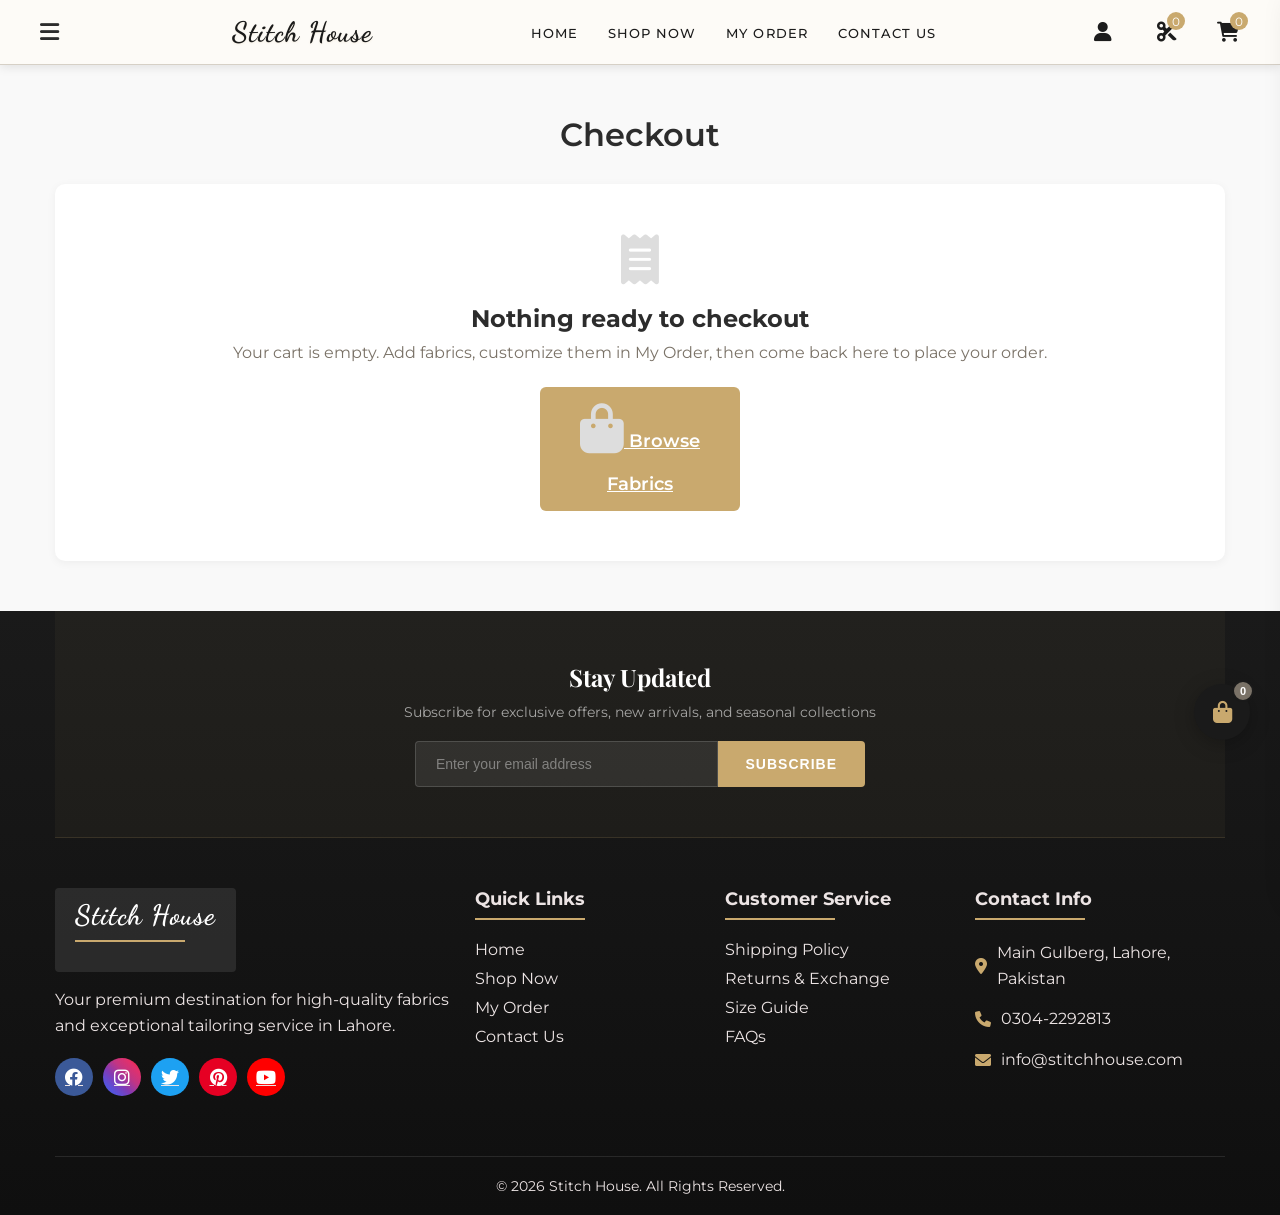
<file: product/checkout.html>
<!DOCTYPE html>
<html lang="en">
<head>
    <meta charset="UTF-8">
<meta name="viewport" content="width=device-width, initial-scale=1.0">
<meta name="theme-color" content="#F5F0E8">
<title>Checkout - Stitch House</title>
<style>html,body{background-color:#F5F0E8;margin:0;}</style>
<link rel="stylesheet" href="variables.css?v=1776672380">
<link rel="stylesheet" href="styles.css?v=1777057551">
<link rel="stylesheet" href="checkout.css?v=1776672380">
<link rel="stylesheet" href="https://cdnjs.cloudflare.com/ajax/libs/font-awesome/6.0.0-beta3/css/all.min.css">
<link href="https://fonts.googleapis.com/css2?family=Playfair+Display:wght@700&family=Montserrat:wght@400;500;600;700&family=Dancing+Script:wght@600;700&display=swap" rel="stylesheet">
<link rel="stylesheet" href="3d-effects.css?v=1776672380">
</head>
<body>
    <!-- Side Navigation -->
<div class="side-nav">
    <div class="side-nav-content">
        <div class="side-nav-header">
            <div class="logo-container">
                <h2 class="logo-text">Stitch House</h2>
            </div>
            <button class="close-sidenav">
                <i class="fas fa-times"></i>
            </button>
        </div>
        <div class="side-nav-links">
            <ul>
                <li><a href="order.php" class="shop-link"><i class="fas fa-shopping-bag"></i>Shop Now</a></li>
                <li><a href="order.php#cotton-section"><i class="fas fa-tshirt"></i>Cotton Fabrics</a></li>
                <li><a href="order.php#lattha-section"><i class="fas fa-scroll"></i>Lattha Fabrics</a></li>
                <li><a href="order.php#karandi-section"><i class="fas fa-layer-group"></i>Karandi Fabrics</a></li>
                <li><a href="order.php#boski-section"><i class="fas fa-square"></i>Boski Fabrics</a></li>
                <li><a href="order.php#linen-section"><i class="fas fa-wind"></i>Linen Fabrics</a></li>
                <li><a href="order.php#washandwear-section"><i class="fas fa-tshirt"></i>Wash and Wear</a></li>
                <li><a href="order.php#silk-section"><i class="fas fa-stream"></i>Silk Fabrics</a></li>
                <li><a href="order.php#khaddar-section"><i class="fas fa-border-all"></i>Khaddar Fabrics</a></li>
            </ul>
        </div>
        <div class="side-nav-footer">
            <div class="social-icons">
                <a href="#" class="facebook"><i class="fab fa-facebook"></i></a>
                <a href="#" class="instagram"><i class="fab fa-instagram"></i></a>
                <a href="#" class="twitter"><i class="fab fa-twitter"></i></a>
                <a href="#" class="pinterest"><i class="fab fa-pinterest"></i></a>
                <a href="#" class="youtube"><i class="fab fa-youtube"></i></a>
            </div>
        </div>
    </div>
</div>
<div class="side-nav-backdrop"></div>

<header>
    <div class="container">
        <div class="menu-toggle">
            <i class="fas fa-bars"></i>
        </div>
        <div class="site-title">
            <a href="index.php">
                <h1 class="logo-text">Stitch House</h1>
            </a>
        </div>
        <nav>
            <ul>
                <li><a href="index.php" class="nav-link">Home</a></li>
                <li><a href="order.php" class="nav-link">Shop Now</a></li>
                <li><a href="myorder.php" class="nav-link">My Order</a></li>
                <li><a href="contact.php" class="nav-link">Contact Us</a></li>
            </ul>
        </nav>
        <div class="header-actions">
                        <div class="login-link">
                <a href="login.php">
                    <i class="fas fa-user"></i>
                </a>
            </div>
            
            <div class="myorder-link">
                <a href="myorder.php" title="My Order">
                    <i class="fas fa-cut"></i>
                    <span class="myorder-count">0</span>
                </a>
            </div>

            <div class="cart-link" id="cart-drawer-trigger">
                <a href="cart.php" title="Cart">
                    <i class="fas fa-shopping-cart"></i>
                    <span class="cart-count">0</span>
                </a>
            </div>

                    </div>
    </div>
</header>

<!-- Cart Drawer -->
<div class="cart-drawer-backdrop" id="cart-drawer-backdrop"></div>
<div class="cart-drawer" id="cart-drawer">
    <div class="cart-drawer-header">
        <h3>Your Cart <span class="cart-drawer-count">(0 items)</span></h3>
        <button class="cart-drawer-close" id="cart-drawer-close">&times;</button>
    </div>
    <div class="cart-drawer-items" id="cart-drawer-items">
                <div class="cart-drawer-empty">
            <i class="fas fa-shopping-cart"></i>
            <p>Your cart is empty</p>
        </div>
            </div>
    <div class="cart-drawer-footer">
        <div class="cart-drawer-total">
            <span>Subtotal</span>
            <span class="total-amount">PKR 0</span>
        </div>
        <a href="cart.php" class="cart-drawer-btn checkout">View Cart & Checkout</a>
        <button class="cart-drawer-btn continue" id="cart-drawer-continue">Continue Shopping</button>
    </div>
</div>

    <section class="checkout-section">
        <div class="container">
            <h1>Checkout</h1>

            
                        <div class="empty-cart-message">
                <i class="fas fa-receipt"></i>
                <h2>Nothing ready to checkout</h2>
                <p>Your cart is empty. Add fabrics, customize them in My Order, then come back here to place your order.</p>
                <a href="order.php" class="btn-primary"><i class="fas fa-shopping-bag"></i> Browse Fabrics</a>
            </div>
                    </div>
    </section>

    <footer>
    <div class="container">
        <!-- Newsletter Section -->
        <div class="footer-newsletter reveal">
            <h3>Stay Updated</h3>
            <p>Subscribe for exclusive offers, new arrivals, and seasonal collections</p>
            <form class="newsletter-form" onsubmit="event.preventDefault(); this.querySelector('button').textContent='Subscribed!'; this.querySelector('input').value='';">
                <input type="email" placeholder="Enter your email address" required>
                <button type="submit">Subscribe</button>
            </form>
        </div>

        <div class="footer-content">
            <div class="footer-section about reveal">
                <div class="footer-logo">
                    <a href="index.php" class="logo-button">
                        <h3 class="logo-text">Stitch House</h3>
                    </a>
                </div>
                <p>Your premium destination for high-quality fabrics and exceptional tailoring service in Lahore.</p>
                <div class="social-icons">
                    <a href="#" class="facebook"><i class="fab fa-facebook"></i></a>
                    <a href="#" class="instagram"><i class="fab fa-instagram"></i></a>
                    <a href="#" class="twitter"><i class="fab fa-twitter"></i></a>
                    <a href="#" class="pinterest"><i class="fab fa-pinterest"></i></a>
                    <a href="#" class="youtube"><i class="fab fa-youtube"></i></a>
                </div>
            </div>
            <div class="footer-section links reveal reveal-delay-1">
                <h3>Quick Links</h3>
                <ul>
                    <li><a href="index.php">Home</a></li>
                    <li><a href="order.php">Shop Now</a></li>
                    <li><a href="myorder.php">My Order</a></li>
                    <li><a href="contact.php">Contact Us</a></li>
                </ul>
            </div>
            <div class="footer-section customer-service reveal reveal-delay-2">
                <h3>Customer Service</h3>
                <ul>
                    <li><a href="shipping-policy.php">Shipping Policy</a></li>
                    <li><a href="returns.php">Returns &amp; Exchange</a></li>
                    <li><a href="size-guide.php">Size Guide</a></li>
                    <li><a href="faqs.php">FAQs</a></li>
                </ul>
            </div>
            <div class="footer-section contact reveal reveal-delay-3">
                <h3>Contact Info</h3>
                <p><i class="fas fa-map-marker-alt"></i> Main Gulberg, Lahore, Pakistan</p>
                <p><i class="fas fa-phone"></i> 0304-2292813</p>
                <p><i class="fas fa-envelope"></i> info@stitchhouse.com</p>
            </div>
        </div>
        <div class="footer-bottom">
            <p>&copy; 2026 Stitch House. All Rights Reserved.</p>
        </div>
    </div>
</footer>

<div class="back-to-top">
    <i class="fas fa-arrow-up"></i>
</div>

<button type="button" class="cart-float" id="cart-float-btn" aria-label="Open cart" title="Your Cart">
    <i class="fas fa-shopping-bag"></i>
    <span class="cart-float-count is-empty">0</span>
</button>

    <script>
document.addEventListener('DOMContentLoaded', function() {
    // ==========================================
    // HEADER SCROLL EFFECT
    // ==========================================
    const header = document.querySelector('header');
    if (header) {
        window.addEventListener('scroll', () => {
            header.classList.toggle('header-scrolled', window.scrollY > 50);
        });
    }

    // ==========================================
    // SIDE NAVIGATION
    // ==========================================
    const sideNavToggle = document.querySelector('.menu-toggle');
    const sideNav = document.querySelector('.side-nav');
    const sideNavBackdrop = document.querySelector('.side-nav-backdrop');
    const sideNavClose = document.querySelector('.close-sidenav');

    if (sideNavToggle && sideNav) {
        sideNavToggle.addEventListener('click', () => {
            sideNav.classList.add('open');
            sideNavBackdrop.classList.add('active');
            document.body.classList.add('no-scroll');
        });
    }

    function closeSideNav() {
        if (sideNav) {
            sideNav.classList.remove('open');
            sideNavBackdrop.classList.remove('active');
            document.body.classList.remove('no-scroll');
        }
    }

    if (sideNavClose) sideNavClose.addEventListener('click', closeSideNav);
    if (sideNavBackdrop) sideNavBackdrop.addEventListener('click', closeSideNav);

    // ==========================================
    // BACK TO TOP BUTTON
    // ==========================================
    const backToTopBtn = document.querySelector('.back-to-top');
    if (backToTopBtn) {
        window.addEventListener('scroll', () => {
            backToTopBtn.classList.toggle('show', window.pageYOffset > 300);
        });
        backToTopBtn.addEventListener('click', () => {
            window.scrollTo({ top: 0, behavior: 'smooth' });
        });
    }

    // ==========================================
    // MOBILE NAV TOGGLE
    // ==========================================
    const menuToggle = document.querySelector('.menu-toggle');
    const nav = document.querySelector('nav');
    if (menuToggle && nav) {
        menuToggle.addEventListener('click', () => nav.classList.toggle('active'));
    }

    // ==========================================
    // IMAGE ERROR HANDLING
    // ==========================================
    document.querySelectorAll('img').forEach(img => {
        img.addEventListener('error', function() {
            if (!this.src.includes('placeholder')) {
                const src = this.src;
                if (src.endsWith('.jpg')) {
                    this.src = src.replace('.jpg', '.webp');
                } else if (src.endsWith('.webp')) {
                    this.src = 'images/placeholder.jpg';
                } else {
                    this.src = 'images/placeholder.jpg';
                }
            }
        });
    });

    // ==========================================
    // ANNOUNCEMENT BAR
    // ==========================================
    const announcementBar = document.getElementById('announcement-bar');
    const announcementClose = document.getElementById('announcement-close');
    if (announcementBar && sessionStorage.getItem('announcementClosed') === 'true') {
        announcementBar.style.display = 'none';
    }
    if (announcementClose) {
        announcementClose.addEventListener('click', () => {
            announcementBar.style.display = 'none';
            sessionStorage.setItem('announcementClosed', 'true');
        });
    }

    // ==========================================
    // SCROLL REVEAL ANIMATIONS
    // ==========================================
    const revealObserver = new IntersectionObserver((entries) => {
        entries.forEach(entry => {
            if (entry.isIntersecting) {
                entry.target.classList.add('active');
                revealObserver.unobserve(entry.target);
            }
        });
    }, { threshold: 0.15 });

    document.querySelectorAll('.reveal').forEach(el => revealObserver.observe(el));

    // ==========================================
    // CART DRAWER
    // ==========================================
    const cartDrawer = document.getElementById('cart-drawer');
    const cartBackdrop = document.getElementById('cart-drawer-backdrop');
    const cartClose = document.getElementById('cart-drawer-close');
    const cartContinue = document.getElementById('cart-drawer-continue');
    const cartTrigger = document.getElementById('cart-drawer-trigger');

    function openCartDrawer(e) {
        if (e) e.preventDefault();
        if (cartDrawer) cartDrawer.classList.add('open');
        if (cartBackdrop) cartBackdrop.classList.add('active');
        document.body.classList.add('no-scroll');
    }

    function closeCartDrawer() {
        if (cartDrawer) cartDrawer.classList.remove('open');
        if (cartBackdrop) cartBackdrop.classList.remove('active');
        document.body.classList.remove('no-scroll');
    }

    if (cartTrigger) {
        const cartLink = cartTrigger.querySelector('a');
        if (cartLink) {
            cartLink.addEventListener('click', openCartDrawer);
        }
    }
    const cartFloatBtn = document.getElementById('cart-float-btn');
    if (cartFloatBtn) {
        cartFloatBtn.addEventListener('click', openCartDrawer);
        initCartFloatDrag(cartFloatBtn);
    }
    if (cartClose) cartClose.addEventListener('click', closeCartDrawer);
    if (cartBackdrop) cartBackdrop.addEventListener('click', closeCartDrawer);
    if (cartContinue) cartContinue.addEventListener('click', closeCartDrawer);

    // Floating cart button — drag anywhere, click to open drawer
    function initCartFloatDrag(btn) {
        const STORAGE_KEY = 'cartFloatPos';
        const DRAG_THRESHOLD = 5; // px to distinguish click from drag
        let isDragging = false;
        let didDrag = false;
        let startX, startY, startLeft, startTop;

        // Restore saved position (clamped to current viewport)
        try {
            const saved = JSON.parse(localStorage.getItem(STORAGE_KEY) || 'null');
            if (saved && typeof saved.left === 'number' && typeof saved.top === 'number') {
                const maxLeft = window.innerWidth - btn.offsetWidth;
                const maxTop = window.innerHeight - btn.offsetHeight;
                btn.style.left = Math.max(0, Math.min(saved.left, maxLeft)) + 'px';
                btn.style.top = Math.max(0, Math.min(saved.top, maxTop)) + 'px';
                btn.style.right = 'auto';
                btn.style.bottom = 'auto';
            }
        } catch (_) {}

        function getPos(e) {
            if (e.touches && e.touches[0]) return { x: e.touches[0].clientX, y: e.touches[0].clientY };
            return { x: e.clientX, y: e.clientY };
        }

        function onStart(e) {
            const rect = btn.getBoundingClientRect();
            const pos = getPos(e);
            startX = pos.x;
            startY = pos.y;
            startLeft = rect.left;
            startTop = rect.top;
            isDragging = true;
            didDrag = false;
            btn.style.cursor = 'grabbing';
            if (e.touches) e.preventDefault();
        }

        function onMove(e) {
            if (!isDragging) return;
            const pos = getPos(e);
            const dx = pos.x - startX;
            const dy = pos.y - startY;
            if (!didDrag && Math.hypot(dx, dy) > DRAG_THRESHOLD) didDrag = true;
            if (!didDrag) return;
            if (e.cancelable) e.preventDefault();

            const maxLeft = window.innerWidth - btn.offsetWidth;
            const maxTop = window.innerHeight - btn.offsetHeight;
            btn.style.left = Math.max(0, Math.min(startLeft + dx, maxLeft)) + 'px';
            btn.style.top  = Math.max(0, Math.min(startTop + dy, maxTop)) + 'px';
            btn.style.right = 'auto';
            btn.style.bottom = 'auto';
        }

        function onEnd() {
            if (!isDragging) return;
            isDragging = false;
            btn.style.cursor = 'grab';
            if (didDrag) {
                const rect = btn.getBoundingClientRect();
                try {
                    localStorage.setItem(STORAGE_KEY, JSON.stringify({ left: rect.left, top: rect.top }));
                } catch (_) {}
            }
        }

        // Suppress click immediately after a drag so we don't open the drawer
        btn.addEventListener('click', function(e) {
            if (didDrag) {
                e.stopImmediatePropagation();
                e.preventDefault();
                // Reset flag after this tick so next click works
                setTimeout(() => { didDrag = false; }, 0);
            }
        }, true); // capture phase — runs before the openCartDrawer listener

        btn.addEventListener('mousedown', onStart);
        document.addEventListener('mousemove', onMove);
        document.addEventListener('mouseup', onEnd);
        btn.addEventListener('touchstart', onStart, { passive: false });
        document.addEventListener('touchmove', onMove, { passive: false });
        document.addEventListener('touchend', onEnd);

        // Keep button on-screen when the window resizes
        window.addEventListener('resize', () => {
            if (btn.style.left) {
                const maxLeft = window.innerWidth - btn.offsetWidth;
                const maxTop = window.innerHeight - btn.offsetHeight;
                btn.style.left = Math.max(0, Math.min(parseInt(btn.style.left, 10), maxLeft)) + 'px';
                btn.style.top = Math.max(0, Math.min(parseInt(btn.style.top, 10), maxTop)) + 'px';
            }
        });
    }

    // ==========================================
    // TESTIMONIAL CAROUSEL
    // ==========================================
    const testimonialSlides = document.querySelectorAll('.testimonial-slide');
    const testimonialDotsContainer = document.querySelector('.testimonial-dots');

    if (testimonialSlides.length > 1 && testimonialDotsContainer) {
        let currentTestimonial = 0;

        // Create dots
        testimonialSlides.forEach((_, i) => {
            const dot = document.createElement('button');
            dot.className = 'testimonial-dot' + (i === 0 ? ' active' : '');
            dot.addEventListener('click', () => goToTestimonial(i));
            testimonialDotsContainer.appendChild(dot);
        });

        function goToTestimonial(index) {
            testimonialSlides.forEach(s => s.classList.remove('active'));
            document.querySelectorAll('.testimonial-dot').forEach(d => d.classList.remove('active'));
            testimonialSlides[index].classList.add('active');
            document.querySelectorAll('.testimonial-dot')[index].classList.add('active');
            currentTestimonial = index;
        }

        setInterval(() => {
            goToTestimonial((currentTestimonial + 1) % testimonialSlides.length);
        }, 5000);
    }

    // ==========================================
    // USER DROPDOWN
    // ==========================================
    document.addEventListener('click', function(e) {
        document.querySelectorAll('.user-dropdown').forEach(dropdown => {
            if (!dropdown.contains(e.target)) {
                dropdown.classList.remove('active');
            }
        });
    });
});

// Global function for user dropdown toggle
function toggleUserDropdown(btn) {
    const dropdown = btn.closest('.user-dropdown');
    if (dropdown) dropdown.classList.toggle('active');
}

// Cart drawer quantity update (PHP version - full page form post)
function updateDrawerQty(index, delta) {
    const form = document.createElement('form');
    form.method = 'POST';
    form.action = 'cart.php';
    form.innerHTML = '<input type="hidden" name="action" value="update_quantity">' +
        '<input type="hidden" name="index" value="' + index + '">' +
        '<input type="hidden" name="quantity" value="' + Math.max(1, delta) + '">';
    document.body.appendChild(form);
    form.submit();
}

function removeDrawerItem(index) {
    const form = document.createElement('form');
    form.method = 'POST';
    form.action = 'cart.php';
    form.innerHTML = '<input type="hidden" name="action" value="remove_item">' +
        '<input type="hidden" name="index" value="' + index + '">';
    document.body.appendChild(form);
    form.submit();
}
</script>
<script src="3d-effects.js"></script>
</body>
</html>
</file>
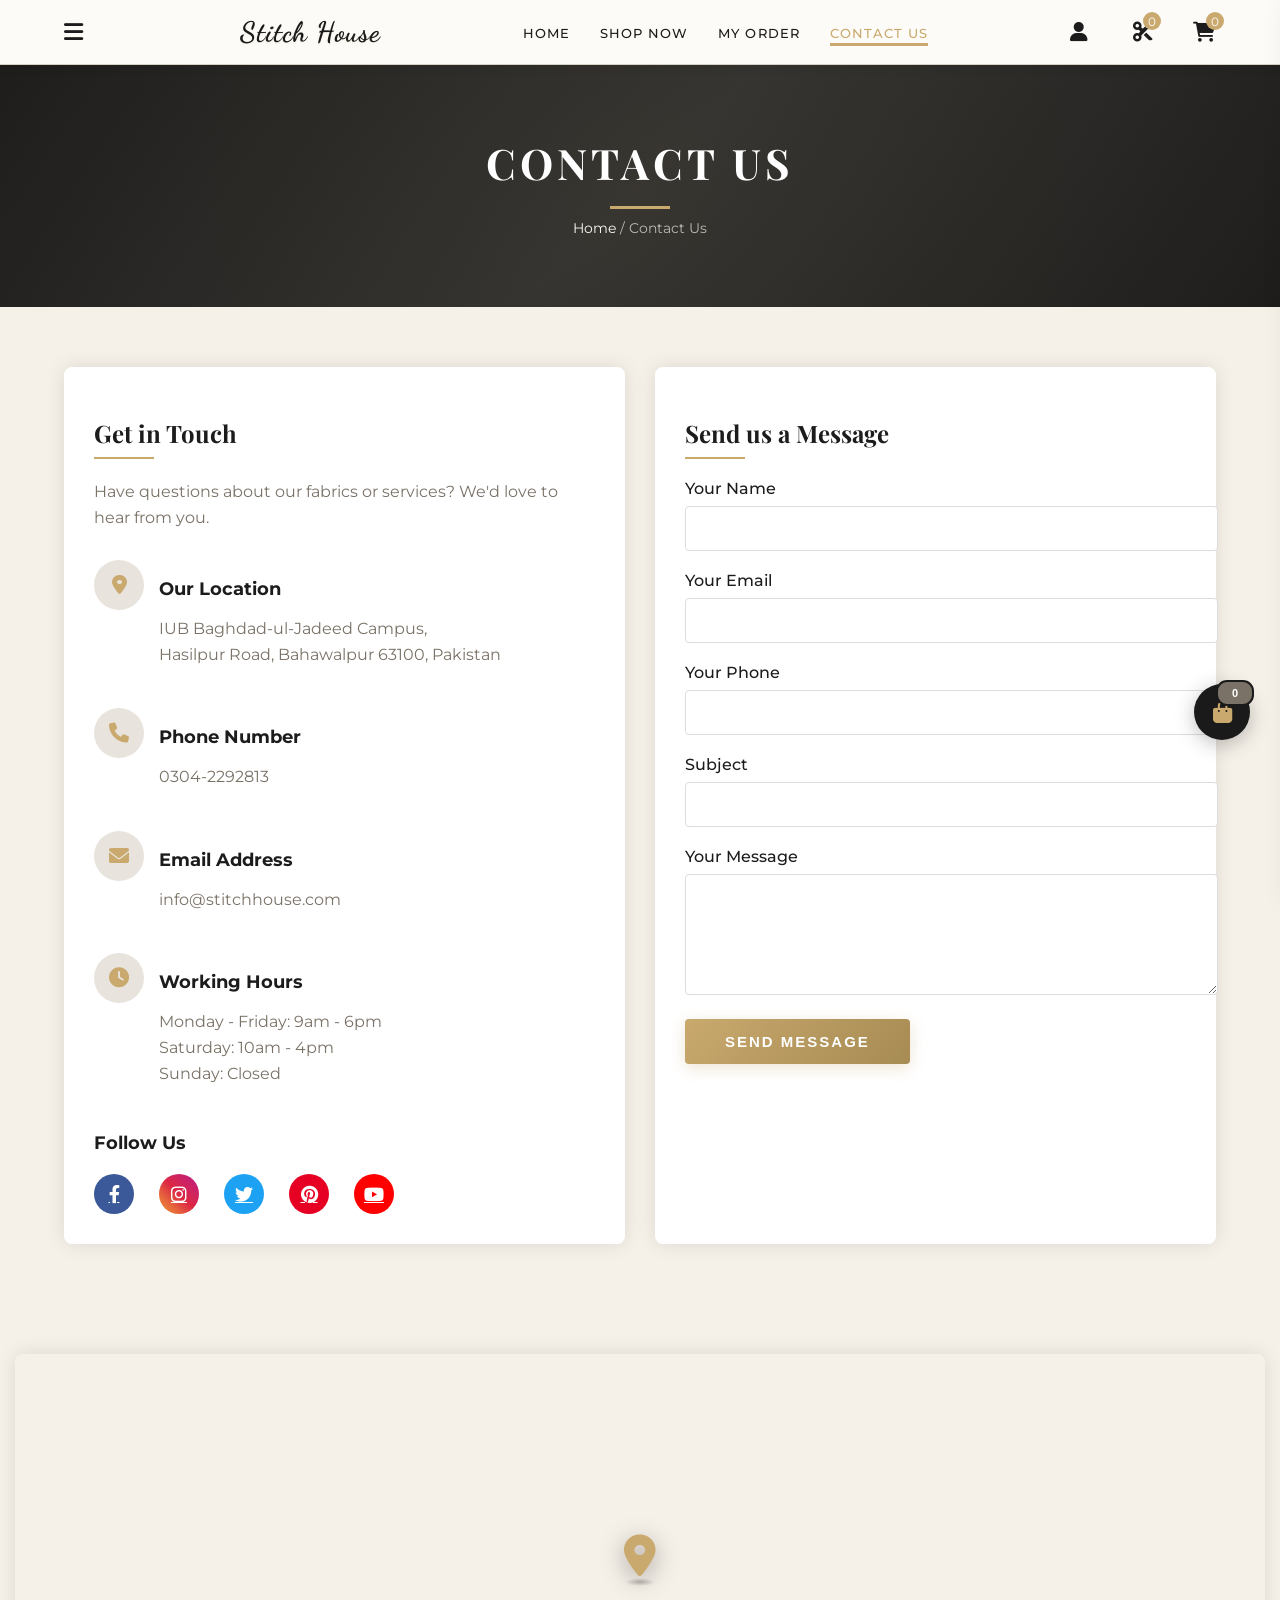
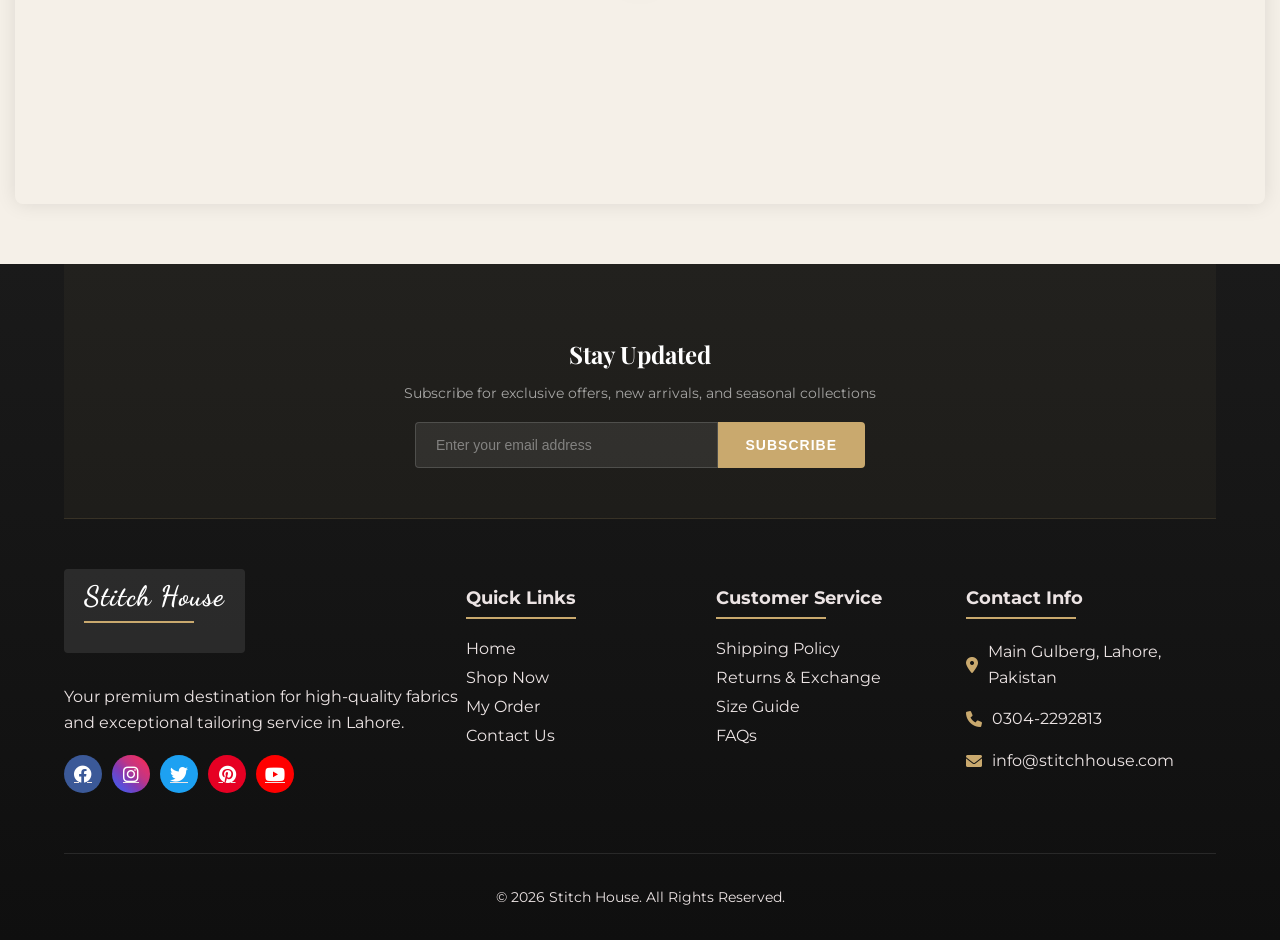
<file: product/contact.html>
<!DOCTYPE html>
<html lang="en">
<head>
    <meta charset="UTF-8">
<meta name="viewport" content="width=device-width, initial-scale=1.0">
<meta name="theme-color" content="#F5F0E8">
<title>Contact Us - Stitch House</title>
<style>html,body{background-color:#F5F0E8;margin:0;}</style>
<link rel="stylesheet" href="variables.css?v=1776672380">
<link rel="stylesheet" href="styles.css?v=1777057551">
<link rel="stylesheet" href="contact.css?v=1776672380">
<link rel="stylesheet" href="https://cdnjs.cloudflare.com/ajax/libs/font-awesome/6.0.0-beta3/css/all.min.css">
<link href="https://fonts.googleapis.com/css2?family=Playfair+Display:wght@700&family=Montserrat:wght@400;500;600;700&family=Dancing+Script:wght@600;700&display=swap" rel="stylesheet">
<link rel="stylesheet" href="3d-effects.css?v=1776672380">
    <style>
        .alert { padding: 15px; margin-bottom: 20px; border: 1px solid transparent; border-radius: 4px; }
        .alert-success { color: #3c763d; background-color: #dff0d8; border-color: #d6e9c6; }
        .alert-error { color: #a94442; background-color: #f2dede; border-color: #ebccd1; }
    </style>
</head>
<body>
    <!-- Side Navigation -->
<div class="side-nav">
    <div class="side-nav-content">
        <div class="side-nav-header">
            <div class="logo-container">
                <h2 class="logo-text">Stitch House</h2>
            </div>
            <button class="close-sidenav">
                <i class="fas fa-times"></i>
            </button>
        </div>
        <div class="side-nav-links">
            <ul>
                <li><a href="order.php" class="shop-link"><i class="fas fa-shopping-bag"></i>Shop Now</a></li>
                <li><a href="order.php#cotton-section"><i class="fas fa-tshirt"></i>Cotton Fabrics</a></li>
                <li><a href="order.php#lattha-section"><i class="fas fa-scroll"></i>Lattha Fabrics</a></li>
                <li><a href="order.php#karandi-section"><i class="fas fa-layer-group"></i>Karandi Fabrics</a></li>
                <li><a href="order.php#boski-section"><i class="fas fa-square"></i>Boski Fabrics</a></li>
                <li><a href="order.php#linen-section"><i class="fas fa-wind"></i>Linen Fabrics</a></li>
                <li><a href="order.php#washandwear-section"><i class="fas fa-tshirt"></i>Wash and Wear</a></li>
                <li><a href="order.php#silk-section"><i class="fas fa-stream"></i>Silk Fabrics</a></li>
                <li><a href="order.php#khaddar-section"><i class="fas fa-border-all"></i>Khaddar Fabrics</a></li>
            </ul>
        </div>
        <div class="side-nav-footer">
            <div class="social-icons">
                <a href="#" class="facebook"><i class="fab fa-facebook"></i></a>
                <a href="#" class="instagram"><i class="fab fa-instagram"></i></a>
                <a href="#" class="twitter"><i class="fab fa-twitter"></i></a>
                <a href="#" class="pinterest"><i class="fab fa-pinterest"></i></a>
                <a href="#" class="youtube"><i class="fab fa-youtube"></i></a>
            </div>
        </div>
    </div>
</div>
<div class="side-nav-backdrop"></div>

<header>
    <div class="container">
        <div class="menu-toggle">
            <i class="fas fa-bars"></i>
        </div>
        <div class="site-title">
            <a href="index.php">
                <h1 class="logo-text">Stitch House</h1>
            </a>
        </div>
        <nav>
            <ul>
                <li><a href="index.php" class="nav-link">Home</a></li>
                <li><a href="order.php" class="nav-link">Shop Now</a></li>
                <li><a href="myorder.php" class="nav-link">My Order</a></li>
                <li><a href="contact.php" class="nav-link active">Contact Us</a></li>
            </ul>
        </nav>
        <div class="header-actions">
                        <div class="login-link">
                <a href="login.php">
                    <i class="fas fa-user"></i>
                </a>
            </div>
            
            <div class="myorder-link">
                <a href="myorder.php" title="My Order">
                    <i class="fas fa-cut"></i>
                    <span class="myorder-count">0</span>
                </a>
            </div>

            <div class="cart-link" id="cart-drawer-trigger">
                <a href="cart.php" title="Cart">
                    <i class="fas fa-shopping-cart"></i>
                    <span class="cart-count">0</span>
                </a>
            </div>

                    </div>
    </div>
</header>

<!-- Cart Drawer -->
<div class="cart-drawer-backdrop" id="cart-drawer-backdrop"></div>
<div class="cart-drawer" id="cart-drawer">
    <div class="cart-drawer-header">
        <h3>Your Cart <span class="cart-drawer-count">(0 items)</span></h3>
        <button class="cart-drawer-close" id="cart-drawer-close">&times;</button>
    </div>
    <div class="cart-drawer-items" id="cart-drawer-items">
                <div class="cart-drawer-empty">
            <i class="fas fa-shopping-cart"></i>
            <p>Your cart is empty</p>
        </div>
            </div>
    <div class="cart-drawer-footer">
        <div class="cart-drawer-total">
            <span>Subtotal</span>
            <span class="total-amount">PKR 0</span>
        </div>
        <a href="cart.php" class="cart-drawer-btn checkout">View Cart & Checkout</a>
        <button class="cart-drawer-btn continue" id="cart-drawer-continue">Continue Shopping</button>
    </div>
</div>

    <!-- Page Banner -->
    <section class="page-banner">
        <div class="container">
            <h1>Contact Us</h1>
            <div class="breadcrumb">
                <a href="index.php">Home</a> / <span>Contact Us</span>
            </div>
        </div>
    </section>

    <!-- Contact Section -->
    <section class="contact-section">
        <div class="container">
            <div class="contact-container">
                <div class="contact-info reveal">
                    <h2>Get in Touch</h2>
                    <p>Have questions about our fabrics or services? We'd love to hear from you.</p>

                    <div class="info-item">
                        <div class="icon"><i class="fas fa-map-marker-alt"></i></div>
                        <div class="details">
                            <h3>Our Location</h3>
                            <p>IUB Baghdad-ul-Jadeed Campus,<br>Hasilpur Road, Bahawalpur 63100, Pakistan</p>
                        </div>
                    </div>

                    <div class="info-item">
                        <div class="icon"><i class="fas fa-phone"></i></div>
                        <div class="details">
                            <h3>Phone Number</h3>
                            <p>0304-2292813</p>
                        </div>
                    </div>

                    <div class="info-item">
                        <div class="icon"><i class="fas fa-envelope"></i></div>
                        <div class="details">
                            <h3>Email Address</h3>
                            <p>info@stitchhouse.com</p>
                        </div>
                    </div>

                    <div class="info-item">
                        <div class="icon"><i class="fas fa-clock"></i></div>
                        <div class="details">
                            <h3>Working Hours</h3>
                            <p>Monday - Friday: 9am - 6pm<br>Saturday: 10am - 4pm<br>Sunday: Closed</p>
                        </div>
                    </div>

                    <div class="social-links">
                        <h3>Follow Us</h3>
                        <div class="social-icons">
                            <a href="#" class="facebook"><i class="fab fa-facebook-f"></i></a>
                            <a href="#" class="instagram"><i class="fab fa-instagram"></i></a>
                            <a href="#" class="twitter"><i class="fab fa-twitter"></i></a>
                            <a href="#" class="pinterest"><i class="fab fa-pinterest"></i></a>
                            <a href="#" class="youtube"><i class="fab fa-youtube"></i></a>
                        </div>
                    </div>
                </div>

                <div class="contact-form reveal reveal-delay-1">
                    <h2>Send us a Message</h2>

                    
                    <form method="post">
                        <input type="hidden" name="_csrf" value="c751e6f08659331d76ef0d40a76b8ff7066e32fc806808c66382e40f570e4a55">                        <div class="form-group">
                            <label for="name">Your Name</label>
                            <input type="text" id="name" name="name" value="" required>
                        </div>
                        <div class="form-group">
                            <label for="email">Your Email</label>
                            <input type="email" id="email" name="email" value="" required>
                        </div>
                        <div class="form-group">
                            <label for="phone">Your Phone</label>
                            <input type="tel" id="phone" name="phone" value="">
                        </div>
                        <div class="form-group">
                            <label for="subject">Subject</label>
                            <input type="text" id="subject" name="subject" value="" required>
                        </div>
                        <div class="form-group">
                            <label for="message">Your Message</label>
                            <textarea id="message" name="message" rows="5" required></textarea>
                        </div>
                        <button type="submit" class="btn-submit">Send Message</button>
                    </form>
                </div>
            </div>
        </div>
    </section>

    <!-- Map Section -->
    <section class="map-section reveal">
        <div class="map-container">
            <iframe width="100%" height="450" frameborder="0" scrolling="no"
                src="https://maps.google.com/maps?width=100%25&amp;height=450&amp;hl=en&amp;q=Islamia%20University%20of%20Bahawalpur%20Baghdad-ul-Jadeed%20Campus,%20Hasilpur%20Road,%20Bahawalpur%2063100+(Stitch%20House)&amp;t=&amp;z=15&amp;ie=UTF8&amp;iwloc=B&amp;output=embed">
            </iframe>
        </div>
    </section>

    <footer>
    <div class="container">
        <!-- Newsletter Section -->
        <div class="footer-newsletter reveal">
            <h3>Stay Updated</h3>
            <p>Subscribe for exclusive offers, new arrivals, and seasonal collections</p>
            <form class="newsletter-form" onsubmit="event.preventDefault(); this.querySelector('button').textContent='Subscribed!'; this.querySelector('input').value='';">
                <input type="email" placeholder="Enter your email address" required>
                <button type="submit">Subscribe</button>
            </form>
        </div>

        <div class="footer-content">
            <div class="footer-section about reveal">
                <div class="footer-logo">
                    <a href="index.php" class="logo-button">
                        <h3 class="logo-text">Stitch House</h3>
                    </a>
                </div>
                <p>Your premium destination for high-quality fabrics and exceptional tailoring service in Lahore.</p>
                <div class="social-icons">
                    <a href="#" class="facebook"><i class="fab fa-facebook"></i></a>
                    <a href="#" class="instagram"><i class="fab fa-instagram"></i></a>
                    <a href="#" class="twitter"><i class="fab fa-twitter"></i></a>
                    <a href="#" class="pinterest"><i class="fab fa-pinterest"></i></a>
                    <a href="#" class="youtube"><i class="fab fa-youtube"></i></a>
                </div>
            </div>
            <div class="footer-section links reveal reveal-delay-1">
                <h3>Quick Links</h3>
                <ul>
                    <li><a href="index.php">Home</a></li>
                    <li><a href="order.php">Shop Now</a></li>
                    <li><a href="myorder.php">My Order</a></li>
                    <li><a href="contact.php">Contact Us</a></li>
                </ul>
            </div>
            <div class="footer-section customer-service reveal reveal-delay-2">
                <h3>Customer Service</h3>
                <ul>
                    <li><a href="shipping-policy.php">Shipping Policy</a></li>
                    <li><a href="returns.php">Returns &amp; Exchange</a></li>
                    <li><a href="size-guide.php">Size Guide</a></li>
                    <li><a href="faqs.php">FAQs</a></li>
                </ul>
            </div>
            <div class="footer-section contact reveal reveal-delay-3">
                <h3>Contact Info</h3>
                <p><i class="fas fa-map-marker-alt"></i> Main Gulberg, Lahore, Pakistan</p>
                <p><i class="fas fa-phone"></i> 0304-2292813</p>
                <p><i class="fas fa-envelope"></i> info@stitchhouse.com</p>
            </div>
        </div>
        <div class="footer-bottom">
            <p>&copy; 2026 Stitch House. All Rights Reserved.</p>
        </div>
    </div>
</footer>

<div class="back-to-top">
    <i class="fas fa-arrow-up"></i>
</div>

<button type="button" class="cart-float" id="cart-float-btn" aria-label="Open cart" title="Your Cart">
    <i class="fas fa-shopping-bag"></i>
    <span class="cart-float-count is-empty">0</span>
</button>

    <script>
document.addEventListener('DOMContentLoaded', function() {
    // ==========================================
    // HEADER SCROLL EFFECT
    // ==========================================
    const header = document.querySelector('header');
    if (header) {
        window.addEventListener('scroll', () => {
            header.classList.toggle('header-scrolled', window.scrollY > 50);
        });
    }

    // ==========================================
    // SIDE NAVIGATION
    // ==========================================
    const sideNavToggle = document.querySelector('.menu-toggle');
    const sideNav = document.querySelector('.side-nav');
    const sideNavBackdrop = document.querySelector('.side-nav-backdrop');
    const sideNavClose = document.querySelector('.close-sidenav');

    if (sideNavToggle && sideNav) {
        sideNavToggle.addEventListener('click', () => {
            sideNav.classList.add('open');
            sideNavBackdrop.classList.add('active');
            document.body.classList.add('no-scroll');
        });
    }

    function closeSideNav() {
        if (sideNav) {
            sideNav.classList.remove('open');
            sideNavBackdrop.classList.remove('active');
            document.body.classList.remove('no-scroll');
        }
    }

    if (sideNavClose) sideNavClose.addEventListener('click', closeSideNav);
    if (sideNavBackdrop) sideNavBackdrop.addEventListener('click', closeSideNav);

    // ==========================================
    // BACK TO TOP BUTTON
    // ==========================================
    const backToTopBtn = document.querySelector('.back-to-top');
    if (backToTopBtn) {
        window.addEventListener('scroll', () => {
            backToTopBtn.classList.toggle('show', window.pageYOffset > 300);
        });
        backToTopBtn.addEventListener('click', () => {
            window.scrollTo({ top: 0, behavior: 'smooth' });
        });
    }

    // ==========================================
    // MOBILE NAV TOGGLE
    // ==========================================
    const menuToggle = document.querySelector('.menu-toggle');
    const nav = document.querySelector('nav');
    if (menuToggle && nav) {
        menuToggle.addEventListener('click', () => nav.classList.toggle('active'));
    }

    // ==========================================
    // IMAGE ERROR HANDLING
    // ==========================================
    document.querySelectorAll('img').forEach(img => {
        img.addEventListener('error', function() {
            if (!this.src.includes('placeholder')) {
                const src = this.src;
                if (src.endsWith('.jpg')) {
                    this.src = src.replace('.jpg', '.webp');
                } else if (src.endsWith('.webp')) {
                    this.src = 'images/placeholder.jpg';
                } else {
                    this.src = 'images/placeholder.jpg';
                }
            }
        });
    });

    // ==========================================
    // ANNOUNCEMENT BAR
    // ==========================================
    const announcementBar = document.getElementById('announcement-bar');
    const announcementClose = document.getElementById('announcement-close');
    if (announcementBar && sessionStorage.getItem('announcementClosed') === 'true') {
        announcementBar.style.display = 'none';
    }
    if (announcementClose) {
        announcementClose.addEventListener('click', () => {
            announcementBar.style.display = 'none';
            sessionStorage.setItem('announcementClosed', 'true');
        });
    }

    // ==========================================
    // SCROLL REVEAL ANIMATIONS
    // ==========================================
    const revealObserver = new IntersectionObserver((entries) => {
        entries.forEach(entry => {
            if (entry.isIntersecting) {
                entry.target.classList.add('active');
                revealObserver.unobserve(entry.target);
            }
        });
    }, { threshold: 0.15 });

    document.querySelectorAll('.reveal').forEach(el => revealObserver.observe(el));

    // ==========================================
    // CART DRAWER
    // ==========================================
    const cartDrawer = document.getElementById('cart-drawer');
    const cartBackdrop = document.getElementById('cart-drawer-backdrop');
    const cartClose = document.getElementById('cart-drawer-close');
    const cartContinue = document.getElementById('cart-drawer-continue');
    const cartTrigger = document.getElementById('cart-drawer-trigger');

    function openCartDrawer(e) {
        if (e) e.preventDefault();
        if (cartDrawer) cartDrawer.classList.add('open');
        if (cartBackdrop) cartBackdrop.classList.add('active');
        document.body.classList.add('no-scroll');
    }

    function closeCartDrawer() {
        if (cartDrawer) cartDrawer.classList.remove('open');
        if (cartBackdrop) cartBackdrop.classList.remove('active');
        document.body.classList.remove('no-scroll');
    }

    if (cartTrigger) {
        const cartLink = cartTrigger.querySelector('a');
        if (cartLink) {
            cartLink.addEventListener('click', openCartDrawer);
        }
    }
    const cartFloatBtn = document.getElementById('cart-float-btn');
    if (cartFloatBtn) {
        cartFloatBtn.addEventListener('click', openCartDrawer);
        initCartFloatDrag(cartFloatBtn);
    }
    if (cartClose) cartClose.addEventListener('click', closeCartDrawer);
    if (cartBackdrop) cartBackdrop.addEventListener('click', closeCartDrawer);
    if (cartContinue) cartContinue.addEventListener('click', closeCartDrawer);

    // Floating cart button — drag anywhere, click to open drawer
    function initCartFloatDrag(btn) {
        const STORAGE_KEY = 'cartFloatPos';
        const DRAG_THRESHOLD = 5; // px to distinguish click from drag
        let isDragging = false;
        let didDrag = false;
        let startX, startY, startLeft, startTop;

        // Restore saved position (clamped to current viewport)
        try {
            const saved = JSON.parse(localStorage.getItem(STORAGE_KEY) || 'null');
            if (saved && typeof saved.left === 'number' && typeof saved.top === 'number') {
                const maxLeft = window.innerWidth - btn.offsetWidth;
                const maxTop = window.innerHeight - btn.offsetHeight;
                btn.style.left = Math.max(0, Math.min(saved.left, maxLeft)) + 'px';
                btn.style.top = Math.max(0, Math.min(saved.top, maxTop)) + 'px';
                btn.style.right = 'auto';
                btn.style.bottom = 'auto';
            }
        } catch (_) {}

        function getPos(e) {
            if (e.touches && e.touches[0]) return { x: e.touches[0].clientX, y: e.touches[0].clientY };
            return { x: e.clientX, y: e.clientY };
        }

        function onStart(e) {
            const rect = btn.getBoundingClientRect();
            const pos = getPos(e);
            startX = pos.x;
            startY = pos.y;
            startLeft = rect.left;
            startTop = rect.top;
            isDragging = true;
            didDrag = false;
            btn.style.cursor = 'grabbing';
            if (e.touches) e.preventDefault();
        }

        function onMove(e) {
            if (!isDragging) return;
            const pos = getPos(e);
            const dx = pos.x - startX;
            const dy = pos.y - startY;
            if (!didDrag && Math.hypot(dx, dy) > DRAG_THRESHOLD) didDrag = true;
            if (!didDrag) return;
            if (e.cancelable) e.preventDefault();

            const maxLeft = window.innerWidth - btn.offsetWidth;
            const maxTop = window.innerHeight - btn.offsetHeight;
            btn.style.left = Math.max(0, Math.min(startLeft + dx, maxLeft)) + 'px';
            btn.style.top  = Math.max(0, Math.min(startTop + dy, maxTop)) + 'px';
            btn.style.right = 'auto';
            btn.style.bottom = 'auto';
        }

        function onEnd() {
            if (!isDragging) return;
            isDragging = false;
            btn.style.cursor = 'grab';
            if (didDrag) {
                const rect = btn.getBoundingClientRect();
                try {
                    localStorage.setItem(STORAGE_KEY, JSON.stringify({ left: rect.left, top: rect.top }));
                } catch (_) {}
            }
        }

        // Suppress click immediately after a drag so we don't open the drawer
        btn.addEventListener('click', function(e) {
            if (didDrag) {
                e.stopImmediatePropagation();
                e.preventDefault();
                // Reset flag after this tick so next click works
                setTimeout(() => { didDrag = false; }, 0);
            }
        }, true); // capture phase — runs before the openCartDrawer listener

        btn.addEventListener('mousedown', onStart);
        document.addEventListener('mousemove', onMove);
        document.addEventListener('mouseup', onEnd);
        btn.addEventListener('touchstart', onStart, { passive: false });
        document.addEventListener('touchmove', onMove, { passive: false });
        document.addEventListener('touchend', onEnd);

        // Keep button on-screen when the window resizes
        window.addEventListener('resize', () => {
            if (btn.style.left) {
                const maxLeft = window.innerWidth - btn.offsetWidth;
                const maxTop = window.innerHeight - btn.offsetHeight;
                btn.style.left = Math.max(0, Math.min(parseInt(btn.style.left, 10), maxLeft)) + 'px';
                btn.style.top = Math.max(0, Math.min(parseInt(btn.style.top, 10), maxTop)) + 'px';
            }
        });
    }

    // ==========================================
    // TESTIMONIAL CAROUSEL
    // ==========================================
    const testimonialSlides = document.querySelectorAll('.testimonial-slide');
    const testimonialDotsContainer = document.querySelector('.testimonial-dots');

    if (testimonialSlides.length > 1 && testimonialDotsContainer) {
        let currentTestimonial = 0;

        // Create dots
        testimonialSlides.forEach((_, i) => {
            const dot = document.createElement('button');
            dot.className = 'testimonial-dot' + (i === 0 ? ' active' : '');
            dot.addEventListener('click', () => goToTestimonial(i));
            testimonialDotsContainer.appendChild(dot);
        });

        function goToTestimonial(index) {
            testimonialSlides.forEach(s => s.classList.remove('active'));
            document.querySelectorAll('.testimonial-dot').forEach(d => d.classList.remove('active'));
            testimonialSlides[index].classList.add('active');
            document.querySelectorAll('.testimonial-dot')[index].classList.add('active');
            currentTestimonial = index;
        }

        setInterval(() => {
            goToTestimonial((currentTestimonial + 1) % testimonialSlides.length);
        }, 5000);
    }

    // ==========================================
    // USER DROPDOWN
    // ==========================================
    document.addEventListener('click', function(e) {
        document.querySelectorAll('.user-dropdown').forEach(dropdown => {
            if (!dropdown.contains(e.target)) {
                dropdown.classList.remove('active');
            }
        });
    });
});

// Global function for user dropdown toggle
function toggleUserDropdown(btn) {
    const dropdown = btn.closest('.user-dropdown');
    if (dropdown) dropdown.classList.toggle('active');
}

// Cart drawer quantity update (PHP version - full page form post)
function updateDrawerQty(index, delta) {
    const form = document.createElement('form');
    form.method = 'POST';
    form.action = 'cart.php';
    form.innerHTML = '<input type="hidden" name="action" value="update_quantity">' +
        '<input type="hidden" name="index" value="' + index + '">' +
        '<input type="hidden" name="quantity" value="' + Math.max(1, delta) + '">';
    document.body.appendChild(form);
    form.submit();
}

function removeDrawerItem(index) {
    const form = document.createElement('form');
    form.method = 'POST';
    form.action = 'cart.php';
    form.innerHTML = '<input type="hidden" name="action" value="remove_item">' +
        '<input type="hidden" name="index" value="' + index + '">';
    document.body.appendChild(form);
    form.submit();
}
</script>
<script src="3d-effects.js"></script>
</body>
</html>
</file>
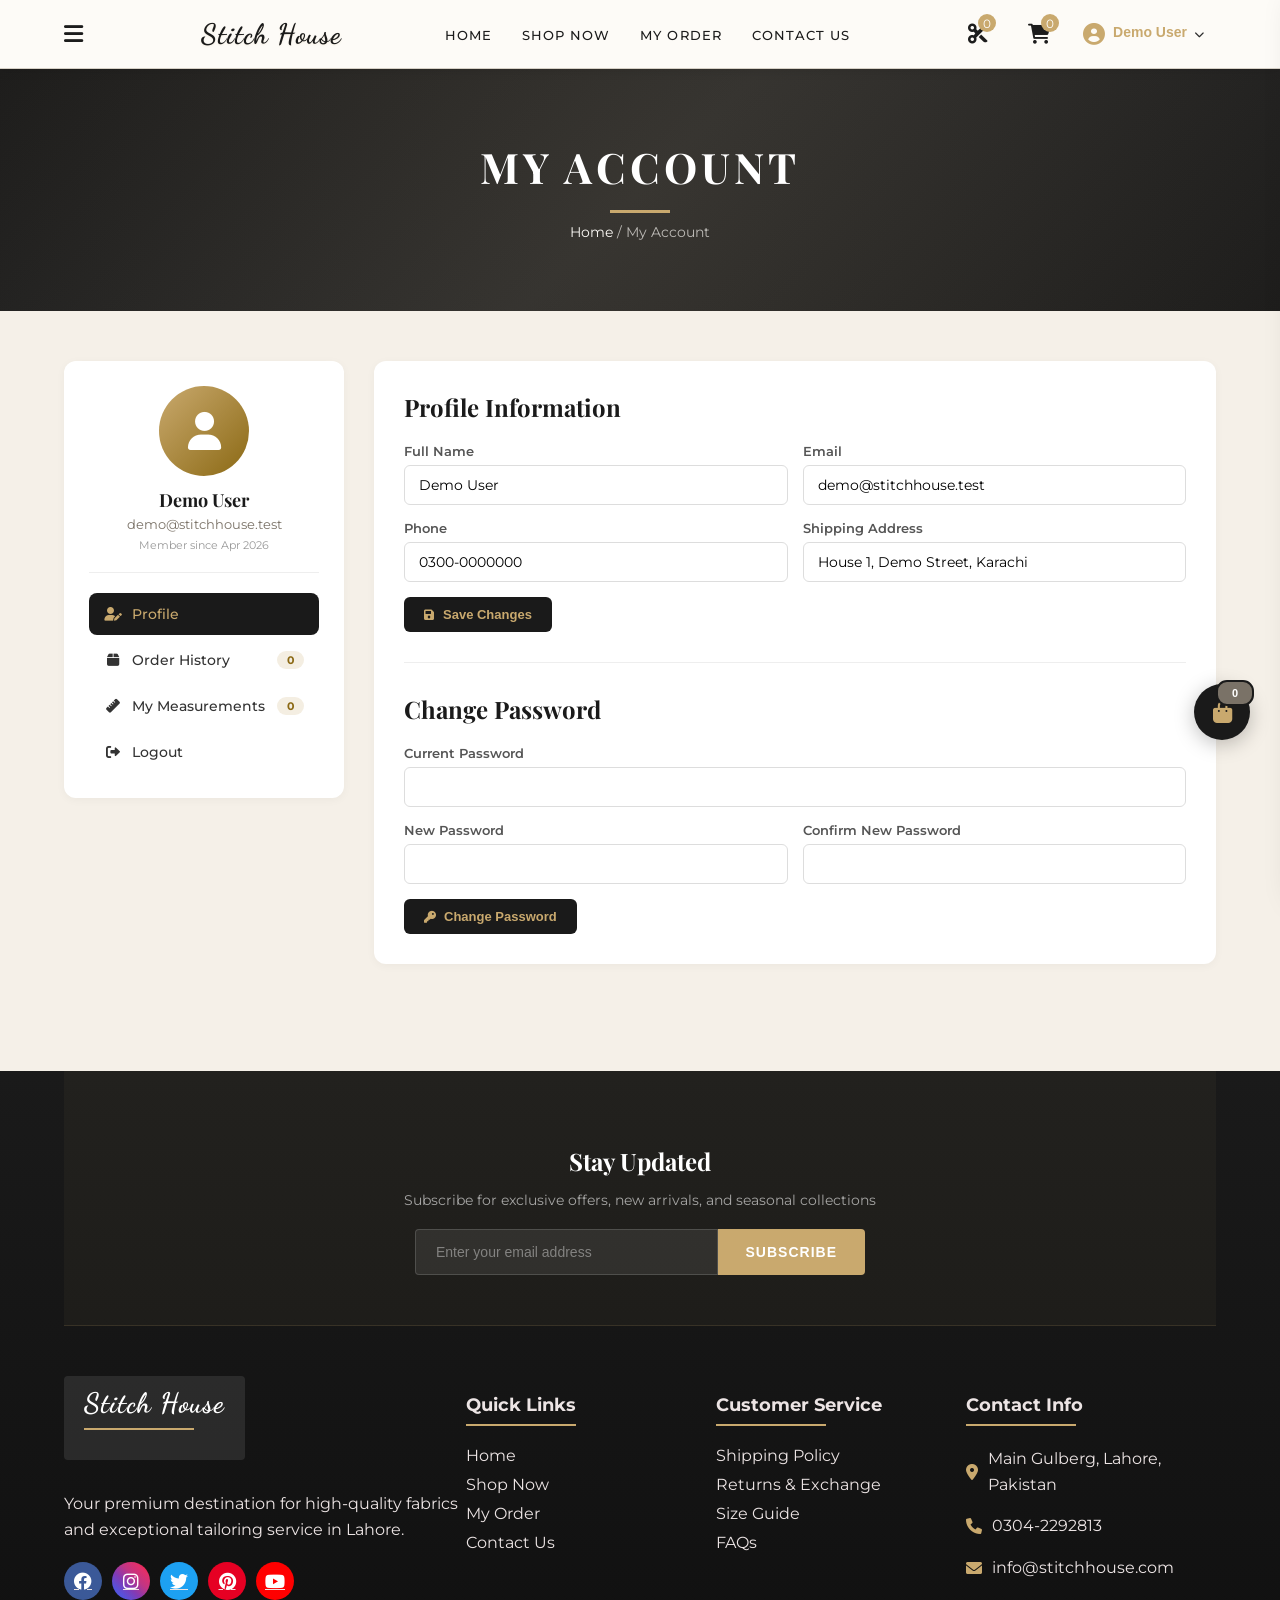
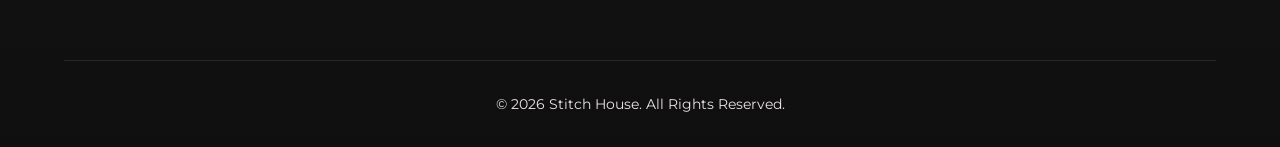
<file: product/dashboard.html>
<!DOCTYPE html>
<html lang="en">
<head>
    <meta charset="UTF-8">
<meta name="viewport" content="width=device-width, initial-scale=1.0">
<meta name="theme-color" content="#F5F0E8">
<title>My Account - Stitch House</title>
<style>html,body{background-color:#F5F0E8;margin:0;}</style>
<link rel="stylesheet" href="variables.css?v=1776672380">
<link rel="stylesheet" href="styles.css?v=1777055578">
<link rel="stylesheet" href="dashboard.css?v=1777056482">
<link rel="stylesheet" href="https://cdnjs.cloudflare.com/ajax/libs/font-awesome/6.0.0-beta3/css/all.min.css">
<link href="https://fonts.googleapis.com/css2?family=Playfair+Display:wght@700&family=Montserrat:wght@400;500;600;700&family=Dancing+Script:wght@600;700&display=swap" rel="stylesheet">
<link rel="stylesheet" href="3d-effects.css?v=1776672380">
</head>
<body>
    <!-- Side Navigation -->
<div class="side-nav">
    <div class="side-nav-content">
        <div class="side-nav-header">
            <div class="logo-container">
                <h2 class="logo-text">Stitch House</h2>
            </div>
            <button class="close-sidenav">
                <i class="fas fa-times"></i>
            </button>
        </div>
        <div class="side-nav-links">
            <ul>
                <li><a href="order.php" class="shop-link"><i class="fas fa-shopping-bag"></i>Shop Now</a></li>
                <li><a href="order.php#cotton-section"><i class="fas fa-tshirt"></i>Cotton Fabrics</a></li>
                <li><a href="order.php#lattha-section"><i class="fas fa-scroll"></i>Lattha Fabrics</a></li>
                <li><a href="order.php#karandi-section"><i class="fas fa-layer-group"></i>Karandi Fabrics</a></li>
                <li><a href="order.php#boski-section"><i class="fas fa-square"></i>Boski Fabrics</a></li>
                <li><a href="order.php#linen-section"><i class="fas fa-wind"></i>Linen Fabrics</a></li>
                <li><a href="order.php#washandwear-section"><i class="fas fa-tshirt"></i>Wash and Wear</a></li>
                <li><a href="order.php#silk-section"><i class="fas fa-stream"></i>Silk Fabrics</a></li>
                <li><a href="order.php#khaddar-section"><i class="fas fa-border-all"></i>Khaddar Fabrics</a></li>
            </ul>
        </div>
        <div class="side-nav-footer">
            <div class="social-icons">
                <a href="#" class="facebook"><i class="fab fa-facebook"></i></a>
                <a href="#" class="instagram"><i class="fab fa-instagram"></i></a>
                <a href="#" class="twitter"><i class="fab fa-twitter"></i></a>
                <a href="#" class="pinterest"><i class="fab fa-pinterest"></i></a>
                <a href="#" class="youtube"><i class="fab fa-youtube"></i></a>
            </div>
        </div>
    </div>
</div>
<div class="side-nav-backdrop"></div>

<header>
    <div class="container">
        <div class="menu-toggle">
            <i class="fas fa-bars"></i>
        </div>
        <div class="site-title">
            <a href="index.php">
                <h1 class="logo-text">Stitch House</h1>
            </a>
        </div>
        <nav>
            <ul>
                <li><a href="index.php" class="nav-link">Home</a></li>
                <li><a href="order.php" class="nav-link">Shop Now</a></li>
                <li><a href="myorder.php" class="nav-link">My Order</a></li>
                <li><a href="contact.php" class="nav-link">Contact Us</a></li>
            </ul>
        </nav>
        <div class="header-actions">
            
            <div class="myorder-link">
                <a href="myorder.php" title="My Order">
                    <i class="fas fa-cut"></i>
                    <span class="myorder-count">0</span>
                </a>
            </div>

            <div class="cart-link" id="cart-drawer-trigger">
                <a href="cart.php" title="Cart">
                    <i class="fas fa-shopping-cart"></i>
                    <span class="cart-count">0</span>
                </a>
            </div>

                        <div class="user-dropdown">
                <button class="user-dropdown-btn" onclick="toggleUserDropdown(this)">
                    <i class="fas fa-user-circle"></i>
                    <span class="user-name">Demo User</span>
                    <i class="fas fa-chevron-down dropdown-arrow"></i>
                </button>
                <div class="user-dropdown-content">
                    <a href="dashboard.php"><i class="fas fa-tachometer-alt"></i> My Account</a>
                    <a href="dashboard.php?tab=orders"><i class="fas fa-box"></i> Order History</a>
                    <a href="dashboard.php?tab=measurements"><i class="fas fa-ruler"></i> My Measurements</a>
                    <a href="logout.php"><i class="fas fa-sign-out-alt"></i> Logout</a>
                </div>
            </div>
                    </div>
    </div>
</header>

<!-- Cart Drawer -->
<div class="cart-drawer-backdrop" id="cart-drawer-backdrop"></div>
<div class="cart-drawer" id="cart-drawer">
    <div class="cart-drawer-header">
        <h3>Your Cart <span class="cart-drawer-count">(0 items)</span></h3>
        <button class="cart-drawer-close" id="cart-drawer-close">&times;</button>
    </div>
    <div class="cart-drawer-items" id="cart-drawer-items">
                <div class="cart-drawer-empty">
            <i class="fas fa-shopping-cart"></i>
            <p>Your cart is empty</p>
        </div>
            </div>
    <div class="cart-drawer-footer">
        <div class="cart-drawer-total">
            <span>Subtotal</span>
            <span class="total-amount">PKR 0</span>
        </div>
        <a href="cart.php" class="cart-drawer-btn checkout">View Cart & Checkout</a>
        <button class="cart-drawer-btn continue" id="cart-drawer-continue">Continue Shopping</button>
    </div>
</div>

    <section class="page-banner">
        <div class="container">
            <h1>My Account</h1>
            <div class="breadcrumb">
                <a href="index.php">Home</a> / <span>My Account</span>
            </div>
        </div>
    </section>

    <section class="dashboard-section">
        <div class="container">
            <div class="dashboard-layout">
                <!-- Sidebar -->
                <aside class="dashboard-sidebar">
                    <div class="profile-card">
                        <div class="profile-avatar"><i class="fas fa-user"></i></div>
                        <h3>Demo User</h3>
                        <p>demo@stitchhouse.test</p>
                        <small>Member since Apr 2026</small>
                    </div>
                    <nav class="dashboard-nav">
                        <a href="?tab=profile" class="active"><i class="fas fa-user-edit"></i> Profile</a>
                        <a href="?tab=orders" class=""><i class="fas fa-box"></i> Order History <span class="nav-count">0</span></a>
                        <a href="?tab=measurements" class=""><i class="fas fa-ruler"></i> My Measurements <span class="nav-count">0</span></a>
                        <a href="logout.php"><i class="fas fa-sign-out-alt"></i> Logout</a>
                    </nav>
                </aside>

                <!-- Main content -->
                <main class="dashboard-main">
                                        
                    <!-- PROFILE TAB -->
                                        <div class="dashboard-panel">
                        <h2>Profile Information</h2>
                        <form method="post" class="dashboard-form">
                            <input type="hidden" name="_csrf" value="18f01ae155d50a7a8187cf6e1dacdc5daa9cb4700e168974381f5d5d4989f0df">                            <input type="hidden" name="action" value="update_profile">
                            <div class="form-row">
                                <div class="form-group">
                                    <label>Full Name</label>
                                    <input type="text" name="name" value="Demo User" required>
                                </div>
                                <div class="form-group">
                                    <label>Email</label>
                                    <input type="email" name="email" value="demo@stitchhouse.test" required>
                                </div>
                            </div>
                            <div class="form-row">
                                <div class="form-group">
                                    <label>Phone</label>
                                    <input type="tel" name="phone" value="0300-0000000" required>
                                </div>
                                <div class="form-group">
                                    <label>Shipping Address</label>
                                    <input type="text" name="address" value="House 1, Demo Street, Karachi" placeholder="Street, City">
                                </div>
                            </div>
                            <button type="submit" class="btn-primary"><i class="fas fa-save"></i> Save Changes</button>
                        </form>

                        <hr style="margin:30px 0; border:none; border-top:1px solid #eee;">

                        <h2>Change Password</h2>
                        <form method="post" class="dashboard-form">
                            <input type="hidden" name="_csrf" value="18f01ae155d50a7a8187cf6e1dacdc5daa9cb4700e168974381f5d5d4989f0df">                            <input type="hidden" name="action" value="change_password">
                            <div class="form-row">
                                <div class="form-group">
                                    <label>Current Password</label>
                                    <input type="password" name="current_password" required>
                                </div>
                            </div>
                            <div class="form-row">
                                <div class="form-group">
                                    <label>New Password</label>
                                    <input type="password" name="new_password" minlength="8" required>
                                </div>
                                <div class="form-group">
                                    <label>Confirm New Password</label>
                                    <input type="password" name="confirm_password" minlength="8" required>
                                </div>
                            </div>
                            <button type="submit" class="btn-primary"><i class="fas fa-key"></i> Change Password</button>
                        </form>
                    </div>
                    
                    <!-- ORDERS TAB -->
                    
                    <!-- MEASUREMENTS TAB -->
                                    </main>
            </div>
        </div>
    </section>

    <footer>
    <div class="container">
        <!-- Newsletter Section -->
        <div class="footer-newsletter reveal">
            <h3>Stay Updated</h3>
            <p>Subscribe for exclusive offers, new arrivals, and seasonal collections</p>
            <form class="newsletter-form" onsubmit="event.preventDefault(); this.querySelector('button').textContent='Subscribed!'; this.querySelector('input').value='';">
                <input type="email" placeholder="Enter your email address" required>
                <button type="submit">Subscribe</button>
            </form>
        </div>

        <div class="footer-content">
            <div class="footer-section about reveal">
                <div class="footer-logo">
                    <a href="index.php" class="logo-button">
                        <h3 class="logo-text">Stitch House</h3>
                    </a>
                </div>
                <p>Your premium destination for high-quality fabrics and exceptional tailoring service in Lahore.</p>
                <div class="social-icons">
                    <a href="#" class="facebook"><i class="fab fa-facebook"></i></a>
                    <a href="#" class="instagram"><i class="fab fa-instagram"></i></a>
                    <a href="#" class="twitter"><i class="fab fa-twitter"></i></a>
                    <a href="#" class="pinterest"><i class="fab fa-pinterest"></i></a>
                    <a href="#" class="youtube"><i class="fab fa-youtube"></i></a>
                </div>
            </div>
            <div class="footer-section links reveal reveal-delay-1">
                <h3>Quick Links</h3>
                <ul>
                    <li><a href="index.php">Home</a></li>
                    <li><a href="order.php">Shop Now</a></li>
                    <li><a href="myorder.php">My Order</a></li>
                    <li><a href="contact.php">Contact Us</a></li>
                </ul>
            </div>
            <div class="footer-section customer-service reveal reveal-delay-2">
                <h3>Customer Service</h3>
                <ul>
                    <li><a href="shipping-policy.php">Shipping Policy</a></li>
                    <li><a href="returns.php">Returns &amp; Exchange</a></li>
                    <li><a href="size-guide.php">Size Guide</a></li>
                    <li><a href="faqs.php">FAQs</a></li>
                </ul>
            </div>
            <div class="footer-section contact reveal reveal-delay-3">
                <h3>Contact Info</h3>
                <p><i class="fas fa-map-marker-alt"></i> Main Gulberg, Lahore, Pakistan</p>
                <p><i class="fas fa-phone"></i> 0304-2292813</p>
                <p><i class="fas fa-envelope"></i> info@stitchhouse.com</p>
            </div>
        </div>
        <div class="footer-bottom">
            <p>&copy; 2026 Stitch House. All Rights Reserved.</p>
        </div>
    </div>
</footer>

<div class="back-to-top">
    <i class="fas fa-arrow-up"></i>
</div>

<button type="button" class="cart-float" id="cart-float-btn" aria-label="Open cart" title="Your Cart">
    <i class="fas fa-shopping-bag"></i>
    <span class="cart-float-count is-empty">0</span>
</button>

    <script>
document.addEventListener('DOMContentLoaded', function() {
    // ==========================================
    // HEADER SCROLL EFFECT
    // ==========================================
    const header = document.querySelector('header');
    if (header) {
        window.addEventListener('scroll', () => {
            header.classList.toggle('header-scrolled', window.scrollY > 50);
        });
    }

    // ==========================================
    // SIDE NAVIGATION
    // ==========================================
    const sideNavToggle = document.querySelector('.menu-toggle');
    const sideNav = document.querySelector('.side-nav');
    const sideNavBackdrop = document.querySelector('.side-nav-backdrop');
    const sideNavClose = document.querySelector('.close-sidenav');

    if (sideNavToggle && sideNav) {
        sideNavToggle.addEventListener('click', () => {
            sideNav.classList.add('open');
            sideNavBackdrop.classList.add('active');
            document.body.classList.add('no-scroll');
        });
    }

    function closeSideNav() {
        if (sideNav) {
            sideNav.classList.remove('open');
            sideNavBackdrop.classList.remove('active');
            document.body.classList.remove('no-scroll');
        }
    }

    if (sideNavClose) sideNavClose.addEventListener('click', closeSideNav);
    if (sideNavBackdrop) sideNavBackdrop.addEventListener('click', closeSideNav);

    // ==========================================
    // BACK TO TOP BUTTON
    // ==========================================
    const backToTopBtn = document.querySelector('.back-to-top');
    if (backToTopBtn) {
        window.addEventListener('scroll', () => {
            backToTopBtn.classList.toggle('show', window.pageYOffset > 300);
        });
        backToTopBtn.addEventListener('click', () => {
            window.scrollTo({ top: 0, behavior: 'smooth' });
        });
    }

    // ==========================================
    // MOBILE NAV TOGGLE
    // ==========================================
    const menuToggle = document.querySelector('.menu-toggle');
    const nav = document.querySelector('nav');
    if (menuToggle && nav) {
        menuToggle.addEventListener('click', () => nav.classList.toggle('active'));
    }

    // ==========================================
    // IMAGE ERROR HANDLING
    // ==========================================
    document.querySelectorAll('img').forEach(img => {
        img.addEventListener('error', function() {
            if (!this.src.includes('placeholder')) {
                const src = this.src;
                if (src.endsWith('.jpg')) {
                    this.src = src.replace('.jpg', '.webp');
                } else if (src.endsWith('.webp')) {
                    this.src = 'images/placeholder.jpg';
                } else {
                    this.src = 'images/placeholder.jpg';
                }
            }
        });
    });

    // ==========================================
    // ANNOUNCEMENT BAR
    // ==========================================
    const announcementBar = document.getElementById('announcement-bar');
    const announcementClose = document.getElementById('announcement-close');
    if (announcementBar && sessionStorage.getItem('announcementClosed') === 'true') {
        announcementBar.style.display = 'none';
    }
    if (announcementClose) {
        announcementClose.addEventListener('click', () => {
            announcementBar.style.display = 'none';
            sessionStorage.setItem('announcementClosed', 'true');
        });
    }

    // ==========================================
    // SCROLL REVEAL ANIMATIONS
    // ==========================================
    const revealObserver = new IntersectionObserver((entries) => {
        entries.forEach(entry => {
            if (entry.isIntersecting) {
                entry.target.classList.add('active');
                revealObserver.unobserve(entry.target);
            }
        });
    }, { threshold: 0.15 });

    document.querySelectorAll('.reveal').forEach(el => revealObserver.observe(el));

    // ==========================================
    // CART DRAWER
    // ==========================================
    const cartDrawer = document.getElementById('cart-drawer');
    const cartBackdrop = document.getElementById('cart-drawer-backdrop');
    const cartClose = document.getElementById('cart-drawer-close');
    const cartContinue = document.getElementById('cart-drawer-continue');
    const cartTrigger = document.getElementById('cart-drawer-trigger');

    function openCartDrawer(e) {
        if (e) e.preventDefault();
        if (cartDrawer) cartDrawer.classList.add('open');
        if (cartBackdrop) cartBackdrop.classList.add('active');
        document.body.classList.add('no-scroll');
    }

    function closeCartDrawer() {
        if (cartDrawer) cartDrawer.classList.remove('open');
        if (cartBackdrop) cartBackdrop.classList.remove('active');
        document.body.classList.remove('no-scroll');
    }

    if (cartTrigger) {
        const cartLink = cartTrigger.querySelector('a');
        if (cartLink) {
            cartLink.addEventListener('click', openCartDrawer);
        }
    }
    const cartFloatBtn = document.getElementById('cart-float-btn');
    if (cartFloatBtn) cartFloatBtn.addEventListener('click', openCartDrawer);
    if (cartClose) cartClose.addEventListener('click', closeCartDrawer);
    if (cartBackdrop) cartBackdrop.addEventListener('click', closeCartDrawer);
    if (cartContinue) cartContinue.addEventListener('click', closeCartDrawer);

    // ==========================================
    // TESTIMONIAL CAROUSEL
    // ==========================================
    const testimonialSlides = document.querySelectorAll('.testimonial-slide');
    const testimonialDotsContainer = document.querySelector('.testimonial-dots');

    if (testimonialSlides.length > 1 && testimonialDotsContainer) {
        let currentTestimonial = 0;

        // Create dots
        testimonialSlides.forEach((_, i) => {
            const dot = document.createElement('button');
            dot.className = 'testimonial-dot' + (i === 0 ? ' active' : '');
            dot.addEventListener('click', () => goToTestimonial(i));
            testimonialDotsContainer.appendChild(dot);
        });

        function goToTestimonial(index) {
            testimonialSlides.forEach(s => s.classList.remove('active'));
            document.querySelectorAll('.testimonial-dot').forEach(d => d.classList.remove('active'));
            testimonialSlides[index].classList.add('active');
            document.querySelectorAll('.testimonial-dot')[index].classList.add('active');
            currentTestimonial = index;
        }

        setInterval(() => {
            goToTestimonial((currentTestimonial + 1) % testimonialSlides.length);
        }, 5000);
    }

    // ==========================================
    // USER DROPDOWN
    // ==========================================
    document.addEventListener('click', function(e) {
        document.querySelectorAll('.user-dropdown').forEach(dropdown => {
            if (!dropdown.contains(e.target)) {
                dropdown.classList.remove('active');
            }
        });
    });
});

// Global function for user dropdown toggle
function toggleUserDropdown(btn) {
    const dropdown = btn.closest('.user-dropdown');
    if (dropdown) dropdown.classList.toggle('active');
}

// Cart drawer quantity update (PHP version - full page form post)
function updateDrawerQty(index, delta) {
    const form = document.createElement('form');
    form.method = 'POST';
    form.action = 'cart.php';
    form.innerHTML = '<input type="hidden" name="action" value="update_quantity">' +
        '<input type="hidden" name="index" value="' + index + '">' +
        '<input type="hidden" name="quantity" value="' + Math.max(1, delta) + '">';
    document.body.appendChild(form);
    form.submit();
}

function removeDrawerItem(index) {
    const form = document.createElement('form');
    form.method = 'POST';
    form.action = 'cart.php';
    form.innerHTML = '<input type="hidden" name="action" value="remove_item">' +
        '<input type="hidden" name="index" value="' + index + '">';
    document.body.appendChild(form);
    form.submit();
}
</script>
<script src="3d-effects.js"></script>
</body>
</html>
</file>
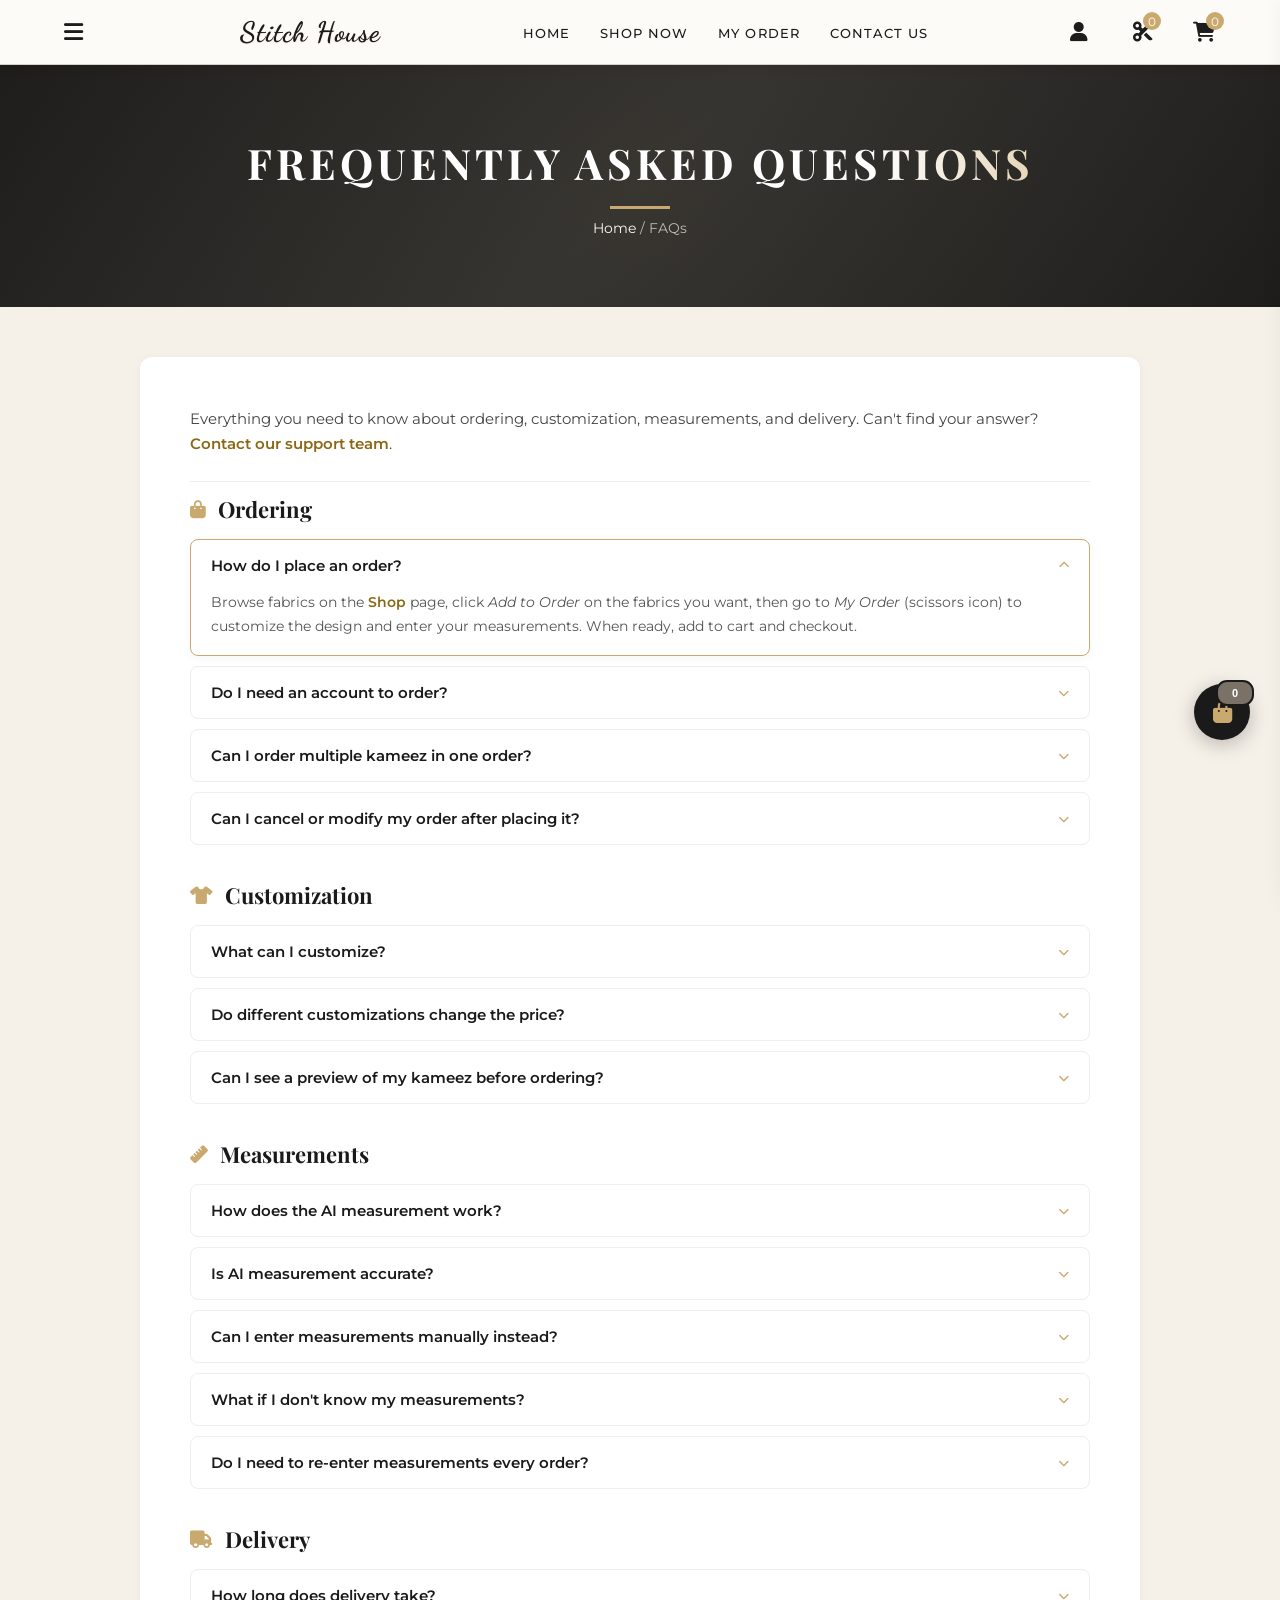
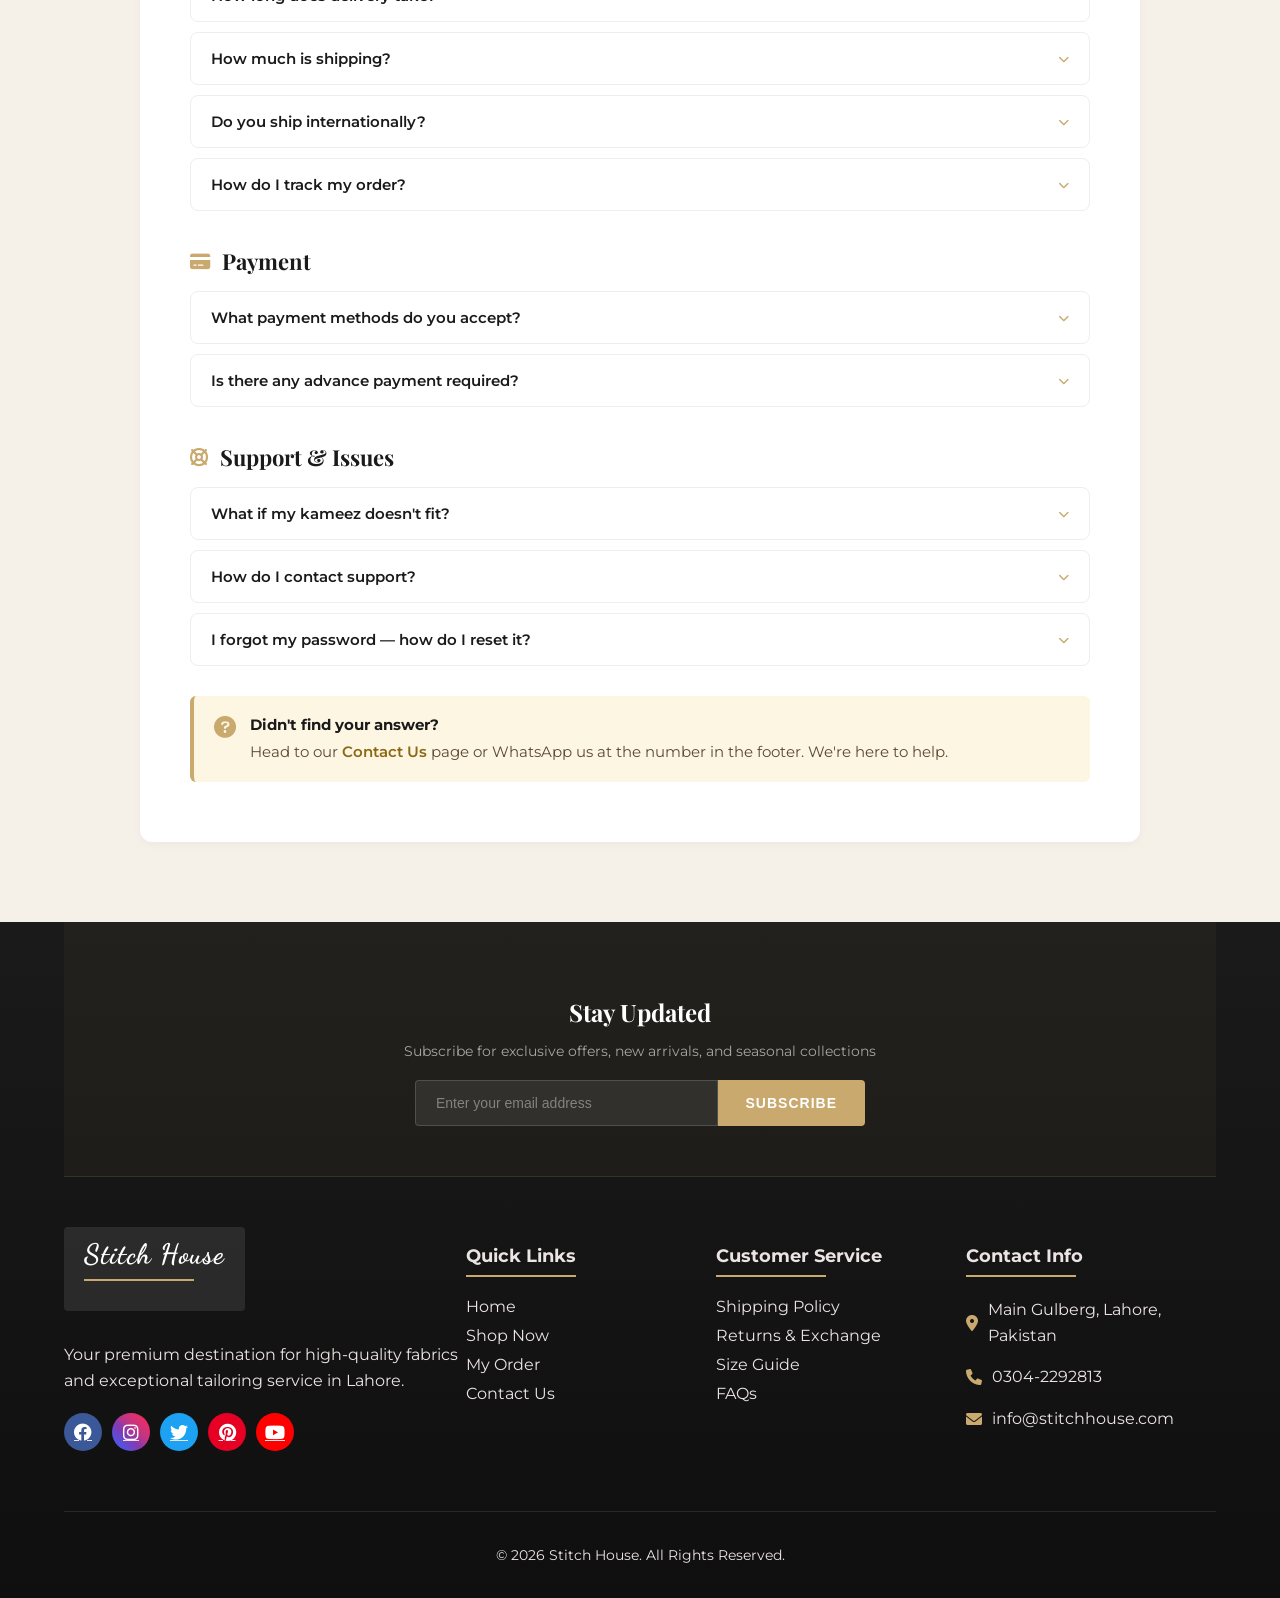
<file: product/faqs.html>
<!DOCTYPE html>
<html lang="en">
<head>
    <meta charset="UTF-8">
<meta name="viewport" content="width=device-width, initial-scale=1.0">
<meta name="theme-color" content="#F5F0E8">
<title>FAQs - Stitch House</title>
<style>html,body{background-color:#F5F0E8;margin:0;}</style>
<link rel="stylesheet" href="variables.css?v=1776672380">
<link rel="stylesheet" href="styles.css?v=1777055578">
<link rel="stylesheet" href="info-page.css?v=1777056701">
<link rel="stylesheet" href="https://cdnjs.cloudflare.com/ajax/libs/font-awesome/6.0.0-beta3/css/all.min.css">
<link href="https://fonts.googleapis.com/css2?family=Playfair+Display:wght@700&family=Montserrat:wght@400;500;600;700&family=Dancing+Script:wght@600;700&display=swap" rel="stylesheet">
<link rel="stylesheet" href="3d-effects.css?v=1776672380">
</head>
<body>
    <!-- Side Navigation -->
<div class="side-nav">
    <div class="side-nav-content">
        <div class="side-nav-header">
            <div class="logo-container">
                <h2 class="logo-text">Stitch House</h2>
            </div>
            <button class="close-sidenav">
                <i class="fas fa-times"></i>
            </button>
        </div>
        <div class="side-nav-links">
            <ul>
                <li><a href="order.php" class="shop-link"><i class="fas fa-shopping-bag"></i>Shop Now</a></li>
                <li><a href="order.php#cotton-section"><i class="fas fa-tshirt"></i>Cotton Fabrics</a></li>
                <li><a href="order.php#lattha-section"><i class="fas fa-scroll"></i>Lattha Fabrics</a></li>
                <li><a href="order.php#karandi-section"><i class="fas fa-layer-group"></i>Karandi Fabrics</a></li>
                <li><a href="order.php#boski-section"><i class="fas fa-square"></i>Boski Fabrics</a></li>
                <li><a href="order.php#linen-section"><i class="fas fa-wind"></i>Linen Fabrics</a></li>
                <li><a href="order.php#washandwear-section"><i class="fas fa-tshirt"></i>Wash and Wear</a></li>
                <li><a href="order.php#silk-section"><i class="fas fa-stream"></i>Silk Fabrics</a></li>
                <li><a href="order.php#khaddar-section"><i class="fas fa-border-all"></i>Khaddar Fabrics</a></li>
            </ul>
        </div>
        <div class="side-nav-footer">
            <div class="social-icons">
                <a href="#" class="facebook"><i class="fab fa-facebook"></i></a>
                <a href="#" class="instagram"><i class="fab fa-instagram"></i></a>
                <a href="#" class="twitter"><i class="fab fa-twitter"></i></a>
                <a href="#" class="pinterest"><i class="fab fa-pinterest"></i></a>
                <a href="#" class="youtube"><i class="fab fa-youtube"></i></a>
            </div>
        </div>
    </div>
</div>
<div class="side-nav-backdrop"></div>

<header>
    <div class="container">
        <div class="menu-toggle">
            <i class="fas fa-bars"></i>
        </div>
        <div class="site-title">
            <a href="index.php">
                <h1 class="logo-text">Stitch House</h1>
            </a>
        </div>
        <nav>
            <ul>
                <li><a href="index.php" class="nav-link">Home</a></li>
                <li><a href="order.php" class="nav-link">Shop Now</a></li>
                <li><a href="myorder.php" class="nav-link">My Order</a></li>
                <li><a href="contact.php" class="nav-link">Contact Us</a></li>
            </ul>
        </nav>
        <div class="header-actions">
                        <div class="login-link">
                <a href="login.php">
                    <i class="fas fa-user"></i>
                </a>
            </div>
            
            <div class="myorder-link">
                <a href="myorder.php" title="My Order">
                    <i class="fas fa-cut"></i>
                    <span class="myorder-count">0</span>
                </a>
            </div>

            <div class="cart-link" id="cart-drawer-trigger">
                <a href="cart.php" title="Cart">
                    <i class="fas fa-shopping-cart"></i>
                    <span class="cart-count">0</span>
                </a>
            </div>

                    </div>
    </div>
</header>

<!-- Cart Drawer -->
<div class="cart-drawer-backdrop" id="cart-drawer-backdrop"></div>
<div class="cart-drawer" id="cart-drawer">
    <div class="cart-drawer-header">
        <h3>Your Cart <span class="cart-drawer-count">(0 items)</span></h3>
        <button class="cart-drawer-close" id="cart-drawer-close">&times;</button>
    </div>
    <div class="cart-drawer-items" id="cart-drawer-items">
                <div class="cart-drawer-empty">
            <i class="fas fa-shopping-cart"></i>
            <p>Your cart is empty</p>
        </div>
            </div>
    <div class="cart-drawer-footer">
        <div class="cart-drawer-total">
            <span>Subtotal</span>
            <span class="total-amount">PKR 0</span>
        </div>
        <a href="cart.php" class="cart-drawer-btn checkout">View Cart & Checkout</a>
        <button class="cart-drawer-btn continue" id="cart-drawer-continue">Continue Shopping</button>
    </div>
</div>

    <section class="page-banner">
        <div class="container">
            <h1>Frequently Asked Questions</h1>
            <div class="breadcrumb">
                <a href="index.php">Home</a> / <span>FAQs</span>
            </div>
        </div>
    </section>

    <section class="info-section">
        <div class="container">
            <div class="info-panel">
                <p class="info-intro">
                    Everything you need to know about ordering, customization, measurements, and
                    delivery. Can't find your answer? <a href="contact.php">Contact our support team</a>.
                </p>

                <h2><i class="fas fa-shopping-bag"></i> Ordering</h2>
                <div class="faq">
                    <details open>
                        <summary>How do I place an order?</summary>
                        <p>Browse fabrics on the <a href="order.php">Shop</a> page, click <em>Add to Order</em>
                        on the fabrics you want, then go to <em>My Order</em> (scissors icon) to customize the
                        design and enter your measurements. When ready, add to cart and checkout.</p>
                    </details>
                    <details>
                        <summary>Do I need an account to order?</summary>
                        <p>No — you can check out as a guest. But creating an account lets you track orders,
                        save measurements for reuse, and access your purchase history.</p>
                    </details>
                    <details>
                        <summary>Can I order multiple kameez in one order?</summary>
                        <p>Yes. Each kameez can have its own fabric, customization, and measurements.
                        Add them one at a time through the <em>My Order</em> wizard.</p>
                    </details>
                    <details>
                        <summary>Can I cancel or modify my order after placing it?</summary>
                        <p>Orders can be cancelled while in <em>Pending</em> or <em>Processing</em> status.
                        Once the fabric has been cut (<em>In Tailoring</em>), cancellation is no longer
                        possible. Contact support immediately if you need to change anything.</p>
                    </details>
                </div>

                <h2><i class="fas fa-tshirt"></i> Customization</h2>
                <div class="faq">
                    <details>
                        <summary>What can I customize?</summary>
                        <p>Collar, kameez style, daman shape, cuff, button placket, bottom cut, front pocket,
                        side pockets, and fit preference (slim / regular / loose). Ten steps total.</p>
                    </details>
                    <details>
                        <summary>Do different customizations change the price?</summary>
                        <p>The base price is the fabric cost. Premium options may add a small surcharge,
                        which is shown live in the subtotal as you select.</p>
                    </details>
                    <details>
                        <summary>Can I see a preview of my kameez before ordering?</summary>
                        <p>The final review step (Step 10) shows a summary of all your selections.
                        Digital 3D preview is on our roadmap for a future release.</p>
                    </details>
                </div>

                <h2><i class="fas fa-ruler"></i> Measurements</h2>
                <div class="faq">
                    <details>
                        <summary>How does the AI measurement work?</summary>
                        <p>We use Google's MediaPipe pose estimation to track body landmarks via your
                        webcam. After a short calibration using your height, the system calculates all 8
                        measurements automatically. Full details in our <a href="size-guide.php">Size Guide</a>.</p>
                    </details>
                    <details>
                        <summary>Is AI measurement accurate?</summary>
                        <p>Under good lighting with a stable pose at ~6 feet distance, AI measurements are
                        typically within ±0.5 inch of a tape measure. For best results, wear fitted clothes
                        and follow the on-screen distance indicator.</p>
                    </details>
                    <details>
                        <summary>Can I enter measurements manually instead?</summary>
                        <p>Yes. The measurement form accepts manual entry for all 8 fields, with helpful
                        hints for each.</p>
                    </details>
                    <details>
                        <summary>What if I don't know my measurements?</summary>
                        <p>Use our standard <a href="size-guide.php">size chart</a> as a starting point, or
                        use the AI webcam capture which figures it out for you.</p>
                    </details>
                    <details>
                        <summary>Do I need to re-enter measurements every order?</summary>
                        <p>No. Logged-in customers can save measurement sets in
                        <a href="dashboard.php?tab=measurements">My Measurements</a> and reuse them across
                        every future order.</p>
                    </details>
                </div>

                <h2><i class="fas fa-truck"></i> Delivery</h2>
                <div class="faq">
                    <details>
                        <summary>How long does delivery take?</summary>
                        <p>Typical turnaround is 8–12 working days from order placement: 5–7 days for
                        tailoring + 2–4 days for shipping. See our <a href="shipping-policy.php">Shipping
                        Policy</a> for details.</p>
                    </details>
                    <details>
                        <summary>How much is shipping?</summary>
                        <p>Flat PKR 200. Free on orders over PKR 5,000.</p>
                    </details>
                    <details>
                        <summary>Do you ship internationally?</summary>
                        <p>Not yet — currently we serve Pakistan only. International shipping is planned
                        for a future phase.</p>
                    </details>
                    <details>
                        <summary>How do I track my order?</summary>
                        <p>Log in and go to <a href="dashboard.php?tab=orders">My Account → Order History</a>.
                        A visual timeline shows your order's current stage: Pending, Processing,
                        In Tailoring, Shipped, or Completed.</p>
                    </details>
                </div>

                <h2><i class="fas fa-credit-card"></i> Payment</h2>
                <div class="faq">
                    <details>
                        <summary>What payment methods do you accept?</summary>
                        <p>Currently Cash on Delivery (COD) only. Online card/bank payments are planned
                        for a future release.</p>
                    </details>
                    <details>
                        <summary>Is there any advance payment required?</summary>
                        <p>No — pay the full amount in cash to the courier when your order arrives.</p>
                    </details>
                </div>

                <h2><i class="fas fa-life-ring"></i> Support &amp; Issues</h2>
                <div class="faq">
                    <details>
                        <summary>What if my kameez doesn't fit?</summary>
                        <p>If the fit issue is due to our tailoring error, we re-stitch for free within 14
                        days of delivery. See <a href="returns.php">Returns &amp; Exchange</a>.</p>
                    </details>
                    <details>
                        <summary>How do I contact support?</summary>
                        <p>Submit a support ticket via <a href="contact.php">Contact Us</a>. You'll get a
                        ticket number for tracking, and our team typically responds within 24 hours.</p>
                    </details>
                    <details>
                        <summary>I forgot my password — how do I reset it?</summary>
                        <p>Password reset is coming in a future release. For now, reach out via
                        <a href="contact.php">Contact Us</a> and we'll help you manually.</p>
                    </details>
                </div>

                <div class="info-callout">
                    <i class="fas fa-question-circle"></i>
                    <div>
                        <strong>Didn't find your answer?</strong>
                        Head to our <a href="contact.php">Contact Us</a> page or WhatsApp us at the
                        number in the footer. We're here to help.
                    </div>
                </div>
            </div>
        </div>
    </section>

    <footer>
    <div class="container">
        <!-- Newsletter Section -->
        <div class="footer-newsletter reveal">
            <h3>Stay Updated</h3>
            <p>Subscribe for exclusive offers, new arrivals, and seasonal collections</p>
            <form class="newsletter-form" onsubmit="event.preventDefault(); this.querySelector('button').textContent='Subscribed!'; this.querySelector('input').value='';">
                <input type="email" placeholder="Enter your email address" required>
                <button type="submit">Subscribe</button>
            </form>
        </div>

        <div class="footer-content">
            <div class="footer-section about reveal">
                <div class="footer-logo">
                    <a href="index.php" class="logo-button">
                        <h3 class="logo-text">Stitch House</h3>
                    </a>
                </div>
                <p>Your premium destination for high-quality fabrics and exceptional tailoring service in Lahore.</p>
                <div class="social-icons">
                    <a href="#" class="facebook"><i class="fab fa-facebook"></i></a>
                    <a href="#" class="instagram"><i class="fab fa-instagram"></i></a>
                    <a href="#" class="twitter"><i class="fab fa-twitter"></i></a>
                    <a href="#" class="pinterest"><i class="fab fa-pinterest"></i></a>
                    <a href="#" class="youtube"><i class="fab fa-youtube"></i></a>
                </div>
            </div>
            <div class="footer-section links reveal reveal-delay-1">
                <h3>Quick Links</h3>
                <ul>
                    <li><a href="index.php">Home</a></li>
                    <li><a href="order.php">Shop Now</a></li>
                    <li><a href="myorder.php">My Order</a></li>
                    <li><a href="contact.php">Contact Us</a></li>
                </ul>
            </div>
            <div class="footer-section customer-service reveal reveal-delay-2">
                <h3>Customer Service</h3>
                <ul>
                    <li><a href="shipping-policy.php">Shipping Policy</a></li>
                    <li><a href="returns.php">Returns &amp; Exchange</a></li>
                    <li><a href="size-guide.php">Size Guide</a></li>
                    <li><a href="faqs.php">FAQs</a></li>
                </ul>
            </div>
            <div class="footer-section contact reveal reveal-delay-3">
                <h3>Contact Info</h3>
                <p><i class="fas fa-map-marker-alt"></i> Main Gulberg, Lahore, Pakistan</p>
                <p><i class="fas fa-phone"></i> 0304-2292813</p>
                <p><i class="fas fa-envelope"></i> info@stitchhouse.com</p>
            </div>
        </div>
        <div class="footer-bottom">
            <p>&copy; 2026 Stitch House. All Rights Reserved.</p>
        </div>
    </div>
</footer>

<div class="back-to-top">
    <i class="fas fa-arrow-up"></i>
</div>

<button type="button" class="cart-float" id="cart-float-btn" aria-label="Open cart" title="Your Cart">
    <i class="fas fa-shopping-bag"></i>
    <span class="cart-float-count is-empty">0</span>
</button>

    <script>
document.addEventListener('DOMContentLoaded', function() {
    // ==========================================
    // HEADER SCROLL EFFECT
    // ==========================================
    const header = document.querySelector('header');
    if (header) {
        window.addEventListener('scroll', () => {
            header.classList.toggle('header-scrolled', window.scrollY > 50);
        });
    }

    // ==========================================
    // SIDE NAVIGATION
    // ==========================================
    const sideNavToggle = document.querySelector('.menu-toggle');
    const sideNav = document.querySelector('.side-nav');
    const sideNavBackdrop = document.querySelector('.side-nav-backdrop');
    const sideNavClose = document.querySelector('.close-sidenav');

    if (sideNavToggle && sideNav) {
        sideNavToggle.addEventListener('click', () => {
            sideNav.classList.add('open');
            sideNavBackdrop.classList.add('active');
            document.body.classList.add('no-scroll');
        });
    }

    function closeSideNav() {
        if (sideNav) {
            sideNav.classList.remove('open');
            sideNavBackdrop.classList.remove('active');
            document.body.classList.remove('no-scroll');
        }
    }

    if (sideNavClose) sideNavClose.addEventListener('click', closeSideNav);
    if (sideNavBackdrop) sideNavBackdrop.addEventListener('click', closeSideNav);

    // ==========================================
    // BACK TO TOP BUTTON
    // ==========================================
    const backToTopBtn = document.querySelector('.back-to-top');
    if (backToTopBtn) {
        window.addEventListener('scroll', () => {
            backToTopBtn.classList.toggle('show', window.pageYOffset > 300);
        });
        backToTopBtn.addEventListener('click', () => {
            window.scrollTo({ top: 0, behavior: 'smooth' });
        });
    }

    // ==========================================
    // MOBILE NAV TOGGLE
    // ==========================================
    const menuToggle = document.querySelector('.menu-toggle');
    const nav = document.querySelector('nav');
    if (menuToggle && nav) {
        menuToggle.addEventListener('click', () => nav.classList.toggle('active'));
    }

    // ==========================================
    // IMAGE ERROR HANDLING
    // ==========================================
    document.querySelectorAll('img').forEach(img => {
        img.addEventListener('error', function() {
            if (!this.src.includes('placeholder')) {
                const src = this.src;
                if (src.endsWith('.jpg')) {
                    this.src = src.replace('.jpg', '.webp');
                } else if (src.endsWith('.webp')) {
                    this.src = 'images/placeholder.jpg';
                } else {
                    this.src = 'images/placeholder.jpg';
                }
            }
        });
    });

    // ==========================================
    // ANNOUNCEMENT BAR
    // ==========================================
    const announcementBar = document.getElementById('announcement-bar');
    const announcementClose = document.getElementById('announcement-close');
    if (announcementBar && sessionStorage.getItem('announcementClosed') === 'true') {
        announcementBar.style.display = 'none';
    }
    if (announcementClose) {
        announcementClose.addEventListener('click', () => {
            announcementBar.style.display = 'none';
            sessionStorage.setItem('announcementClosed', 'true');
        });
    }

    // ==========================================
    // SCROLL REVEAL ANIMATIONS
    // ==========================================
    const revealObserver = new IntersectionObserver((entries) => {
        entries.forEach(entry => {
            if (entry.isIntersecting) {
                entry.target.classList.add('active');
                revealObserver.unobserve(entry.target);
            }
        });
    }, { threshold: 0.15 });

    document.querySelectorAll('.reveal').forEach(el => revealObserver.observe(el));

    // ==========================================
    // CART DRAWER
    // ==========================================
    const cartDrawer = document.getElementById('cart-drawer');
    const cartBackdrop = document.getElementById('cart-drawer-backdrop');
    const cartClose = document.getElementById('cart-drawer-close');
    const cartContinue = document.getElementById('cart-drawer-continue');
    const cartTrigger = document.getElementById('cart-drawer-trigger');

    function openCartDrawer(e) {
        if (e) e.preventDefault();
        if (cartDrawer) cartDrawer.classList.add('open');
        if (cartBackdrop) cartBackdrop.classList.add('active');
        document.body.classList.add('no-scroll');
    }

    function closeCartDrawer() {
        if (cartDrawer) cartDrawer.classList.remove('open');
        if (cartBackdrop) cartBackdrop.classList.remove('active');
        document.body.classList.remove('no-scroll');
    }

    if (cartTrigger) {
        const cartLink = cartTrigger.querySelector('a');
        if (cartLink) {
            cartLink.addEventListener('click', openCartDrawer);
        }
    }
    const cartFloatBtn = document.getElementById('cart-float-btn');
    if (cartFloatBtn) cartFloatBtn.addEventListener('click', openCartDrawer);
    if (cartClose) cartClose.addEventListener('click', closeCartDrawer);
    if (cartBackdrop) cartBackdrop.addEventListener('click', closeCartDrawer);
    if (cartContinue) cartContinue.addEventListener('click', closeCartDrawer);

    // ==========================================
    // TESTIMONIAL CAROUSEL
    // ==========================================
    const testimonialSlides = document.querySelectorAll('.testimonial-slide');
    const testimonialDotsContainer = document.querySelector('.testimonial-dots');

    if (testimonialSlides.length > 1 && testimonialDotsContainer) {
        let currentTestimonial = 0;

        // Create dots
        testimonialSlides.forEach((_, i) => {
            const dot = document.createElement('button');
            dot.className = 'testimonial-dot' + (i === 0 ? ' active' : '');
            dot.addEventListener('click', () => goToTestimonial(i));
            testimonialDotsContainer.appendChild(dot);
        });

        function goToTestimonial(index) {
            testimonialSlides.forEach(s => s.classList.remove('active'));
            document.querySelectorAll('.testimonial-dot').forEach(d => d.classList.remove('active'));
            testimonialSlides[index].classList.add('active');
            document.querySelectorAll('.testimonial-dot')[index].classList.add('active');
            currentTestimonial = index;
        }

        setInterval(() => {
            goToTestimonial((currentTestimonial + 1) % testimonialSlides.length);
        }, 5000);
    }

    // ==========================================
    // USER DROPDOWN
    // ==========================================
    document.addEventListener('click', function(e) {
        document.querySelectorAll('.user-dropdown').forEach(dropdown => {
            if (!dropdown.contains(e.target)) {
                dropdown.classList.remove('active');
            }
        });
    });
});

// Global function for user dropdown toggle
function toggleUserDropdown(btn) {
    const dropdown = btn.closest('.user-dropdown');
    if (dropdown) dropdown.classList.toggle('active');
}

// Cart drawer quantity update (PHP version - full page form post)
function updateDrawerQty(index, delta) {
    const form = document.createElement('form');
    form.method = 'POST';
    form.action = 'cart.php';
    form.innerHTML = '<input type="hidden" name="action" value="update_quantity">' +
        '<input type="hidden" name="index" value="' + index + '">' +
        '<input type="hidden" name="quantity" value="' + Math.max(1, delta) + '">';
    document.body.appendChild(form);
    form.submit();
}

function removeDrawerItem(index) {
    const form = document.createElement('form');
    form.method = 'POST';
    form.action = 'cart.php';
    form.innerHTML = '<input type="hidden" name="action" value="remove_item">' +
        '<input type="hidden" name="index" value="' + index + '">';
    document.body.appendChild(form);
    form.submit();
}
</script>
<script src="3d-effects.js"></script>
</body>
</html>
</file>
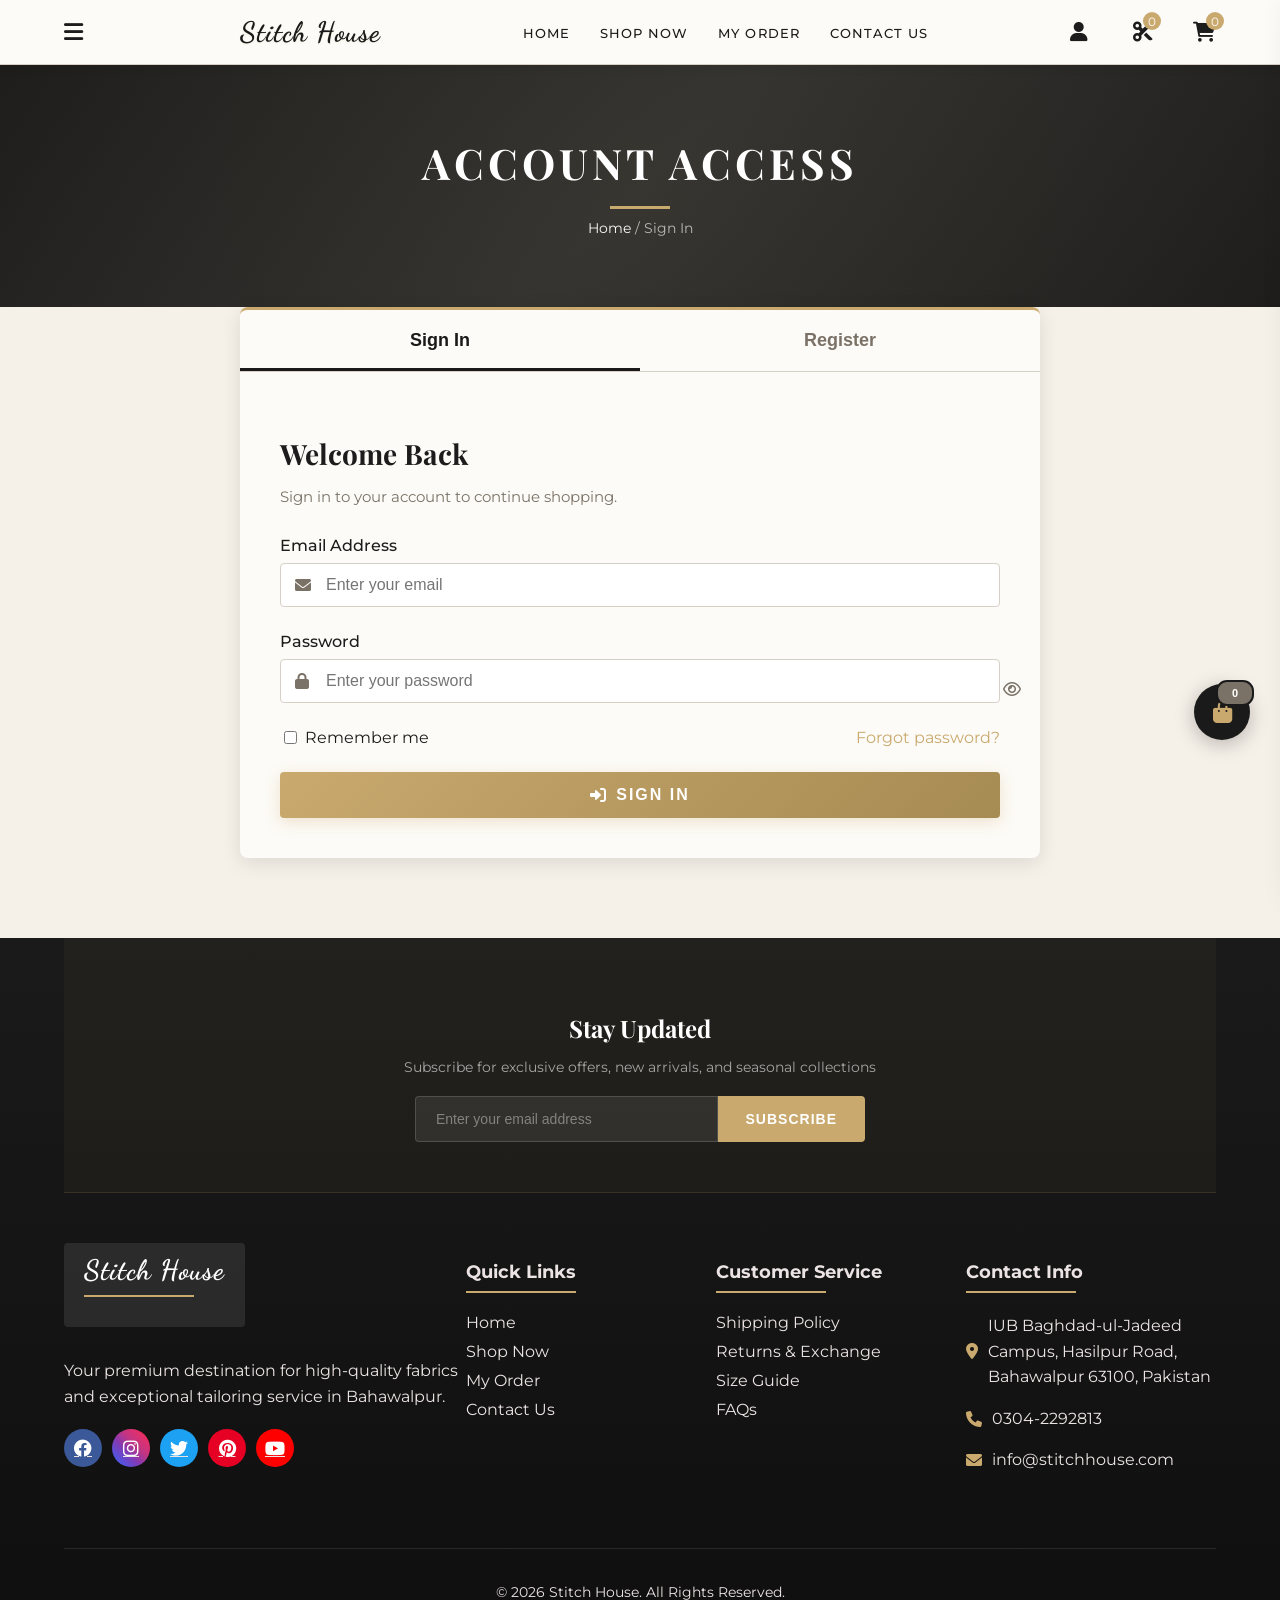
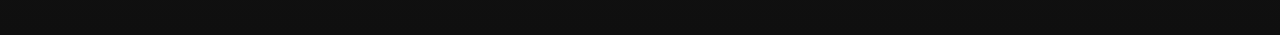
<file: product/login.html>
<!DOCTYPE html>
<html lang="en">
<head>
    <meta charset="UTF-8">
<meta name="viewport" content="width=device-width, initial-scale=1.0">
<meta name="theme-color" content="#F5F0E8">
<title>Login - Stitch House</title>
<style>html,body{background-color:#F5F0E8;margin:0;}</style>
<link rel="stylesheet" href="variables.css?v=1776672380">
<link rel="stylesheet" href="styles.css?v=1777057551">
<link rel="stylesheet" href="login.css?v=1777057795">
<link rel="stylesheet" href="https://cdnjs.cloudflare.com/ajax/libs/font-awesome/6.0.0-beta3/css/all.min.css">
<link href="https://fonts.googleapis.com/css2?family=Playfair+Display:wght@700&family=Montserrat:wght@400;500;600;700&family=Dancing+Script:wght@600;700&display=swap" rel="stylesheet">
<link rel="stylesheet" href="3d-effects.css?v=1776672380">
</head>
<body>
    <!-- Side Navigation -->
<div class="side-nav">
    <div class="side-nav-content">
        <div class="side-nav-header">
            <div class="logo-container">
                <h2 class="logo-text">Stitch House</h2>
            </div>
            <button class="close-sidenav">
                <i class="fas fa-times"></i>
            </button>
        </div>
        <div class="side-nav-links">
            <ul>
                <li><a href="order.php" class="shop-link"><i class="fas fa-shopping-bag"></i>Shop Now</a></li>
                <li><a href="order.php#cotton-section"><i class="fas fa-tshirt"></i>Cotton Fabrics</a></li>
                <li><a href="order.php#lattha-section"><i class="fas fa-scroll"></i>Lattha Fabrics</a></li>
                <li><a href="order.php#karandi-section"><i class="fas fa-layer-group"></i>Karandi Fabrics</a></li>
                <li><a href="order.php#boski-section"><i class="fas fa-square"></i>Boski Fabrics</a></li>
                <li><a href="order.php#linen-section"><i class="fas fa-wind"></i>Linen Fabrics</a></li>
                <li><a href="order.php#washandwear-section"><i class="fas fa-tshirt"></i>Wash and Wear</a></li>
                <li><a href="order.php#silk-section"><i class="fas fa-stream"></i>Silk Fabrics</a></li>
                <li><a href="order.php#khaddar-section"><i class="fas fa-border-all"></i>Khaddar Fabrics</a></li>
            </ul>
        </div>
        <div class="side-nav-footer">
            <div class="social-icons">
                <a href="#" class="facebook"><i class="fab fa-facebook"></i></a>
                <a href="#" class="instagram"><i class="fab fa-instagram"></i></a>
                <a href="#" class="twitter"><i class="fab fa-twitter"></i></a>
                <a href="#" class="pinterest"><i class="fab fa-pinterest"></i></a>
                <a href="#" class="youtube"><i class="fab fa-youtube"></i></a>
            </div>
        </div>
    </div>
</div>
<div class="side-nav-backdrop"></div>

<header>
    <div class="container">
        <div class="menu-toggle">
            <i class="fas fa-bars"></i>
        </div>
        <div class="site-title">
            <a href="index.php">
                <h1 class="logo-text">Stitch House</h1>
            </a>
        </div>
        <nav>
            <ul>
                <li><a href="index.php" class="nav-link">Home</a></li>
                <li><a href="order.php" class="nav-link">Shop Now</a></li>
                <li><a href="myorder.php" class="nav-link">My Order</a></li>
                <li><a href="contact.php" class="nav-link">Contact Us</a></li>
            </ul>
        </nav>
        <div class="header-actions">
                        <div class="login-link">
                <a href="login.php">
                    <i class="fas fa-user"></i>
                </a>
            </div>
            
            <div class="myorder-link">
                <a href="myorder.php" title="My Order">
                    <i class="fas fa-cut"></i>
                    <span class="myorder-count">0</span>
                </a>
            </div>

            <div class="cart-link" id="cart-drawer-trigger">
                <a href="cart.php" title="Cart">
                    <i class="fas fa-shopping-cart"></i>
                    <span class="cart-count">0</span>
                </a>
            </div>

                    </div>
    </div>
</header>

<!-- Cart Drawer -->
<div class="cart-drawer-backdrop" id="cart-drawer-backdrop"></div>
<div class="cart-drawer" id="cart-drawer">
    <div class="cart-drawer-header">
        <h3>Your Cart <span class="cart-drawer-count">(0 items)</span></h3>
        <button class="cart-drawer-close" id="cart-drawer-close">&times;</button>
    </div>
    <div class="cart-drawer-items" id="cart-drawer-items">
                <div class="cart-drawer-empty">
            <i class="fas fa-shopping-cart"></i>
            <p>Your cart is empty</p>
        </div>
            </div>
    <div class="cart-drawer-footer">
        <div class="cart-drawer-total">
            <span>Subtotal</span>
            <span class="total-amount">PKR 0</span>
        </div>
        <a href="cart.php" class="cart-drawer-btn checkout">View Cart & Checkout</a>
        <button class="cart-drawer-btn continue" id="cart-drawer-continue">Continue Shopping</button>
    </div>
</div>

    <section class="page-banner">
        <div class="container">
            <h1>Account Access</h1>
            <div class="breadcrumb">
                <a href="index.php">Home</a> / <span>Sign In</span>
            </div>
        </div>
    </section>

    <section class="login-section">
        <div class="container">
            <div class="login-container reveal">
                <div class="form-tabs">
                    <button class="tab-btn active" data-tab="login">Sign In</button>
                    <button class="tab-btn " data-tab="register">Register</button>
                </div>

                <div class="form-content">
                    <!-- Login Form -->
                    <div id="login-form" class="form-panel active">
                        <h2>Welcome Back</h2>
                        <p class="form-intro">Sign in to your account to continue shopping.</p>

                        
                        
                        <form method="post">
                            <input type="hidden" name="_csrf" value="23b66330eaa83ab2d1809546fcf78aec5667a7883acf22bf068d8ded644b672e">                            <input type="hidden" name="form_type" value="login">
                            <div class="form-group">
                                <label for="login-email">Email Address</label>
                                <div class="input-icon-wrapper">
                                    <i class="fas fa-envelope"></i>
                                    <input type="email" id="login-email" name="email" required placeholder="Enter your email">
                                </div>
                            </div>
                            <div class="form-group">
                                <label for="login-password">Password</label>
                                <div class="input-icon-wrapper">
                                    <i class="fas fa-lock"></i>
                                    <input type="password" id="login-password" name="password" required placeholder="Enter your password">
                                    <button type="button" class="toggle-password"><i class="far fa-eye"></i></button>
                                </div>
                            </div>
                            <div class="form-options">
                                <div class="remember-me">
                                    <input type="checkbox" id="remember-me" name="remember">
                                    <label for="remember-me">Remember me</label>
                                </div>
                                <a href="#" class="forgot-password">Forgot password?</a>
                            </div>
                            <button type="submit" class="btn-primary btn-login">
                                <i class="fas fa-sign-in-alt"></i> Sign In
                            </button>
                        </form>
                    </div>

                    <!-- Register Form -->
                    <div id="register-form" class="form-panel ">
                        <h2>Create an Account</h2>
                        <p class="form-intro">Register for personalized shopping experience.</p>

                        
                        <form method="post">
                            <input type="hidden" name="_csrf" value="23b66330eaa83ab2d1809546fcf78aec5667a7883acf22bf068d8ded644b672e">                            <input type="hidden" name="form_type" value="register">
                            <div class="form-group">
                                <label for="register-name">Full Name</label>
                                <div class="input-icon-wrapper">
                                    <i class="fas fa-user"></i>
                                    <input type="text" id="register-name" name="name" required placeholder="Enter your full name">
                                </div>
                            </div>
                            <div class="form-group">
                                <label for="register-email">Email Address</label>
                                <div class="input-icon-wrapper">
                                    <i class="fas fa-envelope"></i>
                                    <input type="email" id="register-email" name="email" required placeholder="Enter your email">
                                </div>
                            </div>
                            <div class="form-group">
                                <label for="register-phone">Phone Number</label>
                                <div class="input-icon-wrapper">
                                    <i class="fas fa-phone"></i>
                                    <input type="tel" id="register-phone" name="phone" required placeholder="Enter your phone number">
                                </div>
                            </div>
                            <div class="form-group">
                                <label for="register-password">Password</label>
                                <div class="input-icon-wrapper">
                                    <i class="fas fa-lock"></i>
                                    <input type="password" id="register-password" name="password" required placeholder="Create a password" minlength="8">
                                    <button type="button" class="toggle-password"><i class="far fa-eye"></i></button>
                                </div>
                            </div>
                            <div class="form-group">
                                <label for="register-confirm-password">Confirm Password</label>
                                <div class="input-icon-wrapper">
                                    <i class="fas fa-lock"></i>
                                    <input type="password" id="register-confirm-password" name="confirm_password" required placeholder="Confirm your password">
                                </div>
                            </div>
                            <div class="form-options">
                                <div class="terms">
                                    <input type="checkbox" id="terms" name="terms" required>
                                    <label for="terms">I agree to the <a href="terms.php" target="_blank">Terms of Service</a> and <a href="privacy.php" target="_blank">Privacy Policy</a></label>
                                </div>
                            </div>
                            <button type="submit" class="btn-primary btn-register">
                                <i class="fas fa-user-plus"></i> Create Account
                            </button>
                        </form>
                    </div>
                </div>
            </div>
        </div>
    </section>

    <footer>
    <div class="container">
        <!-- Newsletter Section -->
        <div class="footer-newsletter reveal">
            <h3>Stay Updated</h3>
            <p>Subscribe for exclusive offers, new arrivals, and seasonal collections</p>
            <form class="newsletter-form" onsubmit="event.preventDefault(); this.querySelector('button').textContent='Subscribed!'; this.querySelector('input').value='';">
                <input type="email" placeholder="Enter your email address" required>
                <button type="submit">Subscribe</button>
            </form>
        </div>

        <div class="footer-content">
            <div class="footer-section about reveal">
                <div class="footer-logo">
                    <a href="index.php" class="logo-button">
                        <h3 class="logo-text">Stitch House</h3>
                    </a>
                </div>
                <p>Your premium destination for high-quality fabrics and exceptional tailoring service in Bahawalpur.</p>
                <div class="social-icons">
                    <a href="#" class="facebook"><i class="fab fa-facebook"></i></a>
                    <a href="#" class="instagram"><i class="fab fa-instagram"></i></a>
                    <a href="#" class="twitter"><i class="fab fa-twitter"></i></a>
                    <a href="#" class="pinterest"><i class="fab fa-pinterest"></i></a>
                    <a href="#" class="youtube"><i class="fab fa-youtube"></i></a>
                </div>
            </div>
            <div class="footer-section links reveal reveal-delay-1">
                <h3>Quick Links</h3>
                <ul>
                    <li><a href="index.php">Home</a></li>
                    <li><a href="order.php">Shop Now</a></li>
                    <li><a href="myorder.php">My Order</a></li>
                    <li><a href="contact.php">Contact Us</a></li>
                </ul>
            </div>
            <div class="footer-section customer-service reveal reveal-delay-2">
                <h3>Customer Service</h3>
                <ul>
                    <li><a href="shipping-policy.php">Shipping Policy</a></li>
                    <li><a href="returns.php">Returns &amp; Exchange</a></li>
                    <li><a href="size-guide.php">Size Guide</a></li>
                    <li><a href="faqs.php">FAQs</a></li>
                </ul>
            </div>
            <div class="footer-section contact reveal reveal-delay-3">
                <h3>Contact Info</h3>
                <p><i class="fas fa-map-marker-alt"></i> IUB Baghdad-ul-Jadeed Campus, Hasilpur Road, Bahawalpur 63100, Pakistan</p>
                <p><i class="fas fa-phone"></i> 0304-2292813</p>
                <p><i class="fas fa-envelope"></i> info@stitchhouse.com</p>
            </div>
        </div>
        <div class="footer-bottom">
            <p>&copy; 2026 Stitch House. All Rights Reserved.</p>
        </div>
    </div>
</footer>

<div class="back-to-top">
    <i class="fas fa-arrow-up"></i>
</div>

<button type="button" class="cart-float" id="cart-float-btn" aria-label="Open cart" title="Your Cart">
    <i class="fas fa-shopping-bag"></i>
    <span class="cart-float-count is-empty">0</span>
</button>

    <script>
document.addEventListener('DOMContentLoaded', function() {
    // ==========================================
    // HEADER SCROLL EFFECT
    // ==========================================
    const header = document.querySelector('header');
    if (header) {
        window.addEventListener('scroll', () => {
            header.classList.toggle('header-scrolled', window.scrollY > 50);
        });
    }

    // ==========================================
    // SIDE NAVIGATION
    // ==========================================
    const sideNavToggle = document.querySelector('.menu-toggle');
    const sideNav = document.querySelector('.side-nav');
    const sideNavBackdrop = document.querySelector('.side-nav-backdrop');
    const sideNavClose = document.querySelector('.close-sidenav');

    if (sideNavToggle && sideNav) {
        sideNavToggle.addEventListener('click', () => {
            sideNav.classList.add('open');
            sideNavBackdrop.classList.add('active');
            document.body.classList.add('no-scroll');
        });
    }

    function closeSideNav() {
        if (sideNav) {
            sideNav.classList.remove('open');
            sideNavBackdrop.classList.remove('active');
            document.body.classList.remove('no-scroll');
        }
    }

    if (sideNavClose) sideNavClose.addEventListener('click', closeSideNav);
    if (sideNavBackdrop) sideNavBackdrop.addEventListener('click', closeSideNav);

    // ==========================================
    // BACK TO TOP BUTTON
    // ==========================================
    const backToTopBtn = document.querySelector('.back-to-top');
    if (backToTopBtn) {
        window.addEventListener('scroll', () => {
            backToTopBtn.classList.toggle('show', window.pageYOffset > 300);
        });
        backToTopBtn.addEventListener('click', () => {
            window.scrollTo({ top: 0, behavior: 'smooth' });
        });
    }

    // ==========================================
    // MOBILE NAV TOGGLE
    // ==========================================
    const menuToggle = document.querySelector('.menu-toggle');
    const nav = document.querySelector('nav');
    if (menuToggle && nav) {
        menuToggle.addEventListener('click', () => nav.classList.toggle('active'));
    }

    // ==========================================
    // IMAGE ERROR HANDLING
    // ==========================================
    document.querySelectorAll('img').forEach(img => {
        img.addEventListener('error', function() {
            if (!this.src.includes('placeholder')) {
                const src = this.src;
                if (src.endsWith('.jpg')) {
                    this.src = src.replace('.jpg', '.webp');
                } else if (src.endsWith('.webp')) {
                    this.src = 'images/placeholder.jpg';
                } else {
                    this.src = 'images/placeholder.jpg';
                }
            }
        });
    });

    // ==========================================
    // ANNOUNCEMENT BAR
    // ==========================================
    const announcementBar = document.getElementById('announcement-bar');
    const announcementClose = document.getElementById('announcement-close');
    if (announcementBar && sessionStorage.getItem('announcementClosed') === 'true') {
        announcementBar.style.display = 'none';
    }
    if (announcementClose) {
        announcementClose.addEventListener('click', () => {
            announcementBar.style.display = 'none';
            sessionStorage.setItem('announcementClosed', 'true');
        });
    }

    // ==========================================
    // SCROLL REVEAL ANIMATIONS
    // ==========================================
    const revealObserver = new IntersectionObserver((entries) => {
        entries.forEach(entry => {
            if (entry.isIntersecting) {
                entry.target.classList.add('active');
                revealObserver.unobserve(entry.target);
            }
        });
    }, { threshold: 0.15 });

    document.querySelectorAll('.reveal').forEach(el => revealObserver.observe(el));

    // ==========================================
    // CART DRAWER
    // ==========================================
    const cartDrawer = document.getElementById('cart-drawer');
    const cartBackdrop = document.getElementById('cart-drawer-backdrop');
    const cartClose = document.getElementById('cart-drawer-close');
    const cartContinue = document.getElementById('cart-drawer-continue');
    const cartTrigger = document.getElementById('cart-drawer-trigger');

    function openCartDrawer(e) {
        if (e) e.preventDefault();
        if (cartDrawer) cartDrawer.classList.add('open');
        if (cartBackdrop) cartBackdrop.classList.add('active');
        document.body.classList.add('no-scroll');
    }

    function closeCartDrawer() {
        if (cartDrawer) cartDrawer.classList.remove('open');
        if (cartBackdrop) cartBackdrop.classList.remove('active');
        document.body.classList.remove('no-scroll');
    }

    if (cartTrigger) {
        const cartLink = cartTrigger.querySelector('a');
        if (cartLink) {
            cartLink.addEventListener('click', openCartDrawer);
        }
    }
    const cartFloatBtn = document.getElementById('cart-float-btn');
    if (cartFloatBtn) {
        cartFloatBtn.addEventListener('click', openCartDrawer);
        initCartFloatDrag(cartFloatBtn);
    }
    if (cartClose) cartClose.addEventListener('click', closeCartDrawer);
    if (cartBackdrop) cartBackdrop.addEventListener('click', closeCartDrawer);
    if (cartContinue) cartContinue.addEventListener('click', closeCartDrawer);

    // Floating cart button — drag anywhere, click to open drawer
    function initCartFloatDrag(btn) {
        const STORAGE_KEY = 'cartFloatPos';
        const DRAG_THRESHOLD = 5; // px to distinguish click from drag
        let isDragging = false;
        let didDrag = false;
        let startX, startY, startLeft, startTop;

        // Restore saved position (clamped to current viewport)
        try {
            const saved = JSON.parse(localStorage.getItem(STORAGE_KEY) || 'null');
            if (saved && typeof saved.left === 'number' && typeof saved.top === 'number') {
                const maxLeft = window.innerWidth - btn.offsetWidth;
                const maxTop = window.innerHeight - btn.offsetHeight;
                btn.style.left = Math.max(0, Math.min(saved.left, maxLeft)) + 'px';
                btn.style.top = Math.max(0, Math.min(saved.top, maxTop)) + 'px';
                btn.style.right = 'auto';
                btn.style.bottom = 'auto';
            }
        } catch (_) {}

        function getPos(e) {
            if (e.touches && e.touches[0]) return { x: e.touches[0].clientX, y: e.touches[0].clientY };
            return { x: e.clientX, y: e.clientY };
        }

        function onStart(e) {
            const rect = btn.getBoundingClientRect();
            const pos = getPos(e);
            startX = pos.x;
            startY = pos.y;
            startLeft = rect.left;
            startTop = rect.top;
            isDragging = true;
            didDrag = false;
            btn.style.cursor = 'grabbing';
            if (e.touches) e.preventDefault();
        }

        function onMove(e) {
            if (!isDragging) return;
            const pos = getPos(e);
            const dx = pos.x - startX;
            const dy = pos.y - startY;
            if (!didDrag && Math.hypot(dx, dy) > DRAG_THRESHOLD) didDrag = true;
            if (!didDrag) return;
            if (e.cancelable) e.preventDefault();

            const maxLeft = window.innerWidth - btn.offsetWidth;
            const maxTop = window.innerHeight - btn.offsetHeight;
            btn.style.left = Math.max(0, Math.min(startLeft + dx, maxLeft)) + 'px';
            btn.style.top  = Math.max(0, Math.min(startTop + dy, maxTop)) + 'px';
            btn.style.right = 'auto';
            btn.style.bottom = 'auto';
        }

        function onEnd() {
            if (!isDragging) return;
            isDragging = false;
            btn.style.cursor = 'grab';
            if (didDrag) {
                const rect = btn.getBoundingClientRect();
                try {
                    localStorage.setItem(STORAGE_KEY, JSON.stringify({ left: rect.left, top: rect.top }));
                } catch (_) {}
            }
        }

        // Suppress click immediately after a drag so we don't open the drawer
        btn.addEventListener('click', function(e) {
            if (didDrag) {
                e.stopImmediatePropagation();
                e.preventDefault();
                // Reset flag after this tick so next click works
                setTimeout(() => { didDrag = false; }, 0);
            }
        }, true); // capture phase — runs before the openCartDrawer listener

        btn.addEventListener('mousedown', onStart);
        document.addEventListener('mousemove', onMove);
        document.addEventListener('mouseup', onEnd);
        btn.addEventListener('touchstart', onStart, { passive: false });
        document.addEventListener('touchmove', onMove, { passive: false });
        document.addEventListener('touchend', onEnd);

        // Keep button on-screen when the window resizes
        window.addEventListener('resize', () => {
            if (btn.style.left) {
                const maxLeft = window.innerWidth - btn.offsetWidth;
                const maxTop = window.innerHeight - btn.offsetHeight;
                btn.style.left = Math.max(0, Math.min(parseInt(btn.style.left, 10), maxLeft)) + 'px';
                btn.style.top = Math.max(0, Math.min(parseInt(btn.style.top, 10), maxTop)) + 'px';
            }
        });
    }

    // ==========================================
    // TESTIMONIAL CAROUSEL
    // ==========================================
    const testimonialSlides = document.querySelectorAll('.testimonial-slide');
    const testimonialDotsContainer = document.querySelector('.testimonial-dots');

    if (testimonialSlides.length > 1 && testimonialDotsContainer) {
        let currentTestimonial = 0;

        // Create dots
        testimonialSlides.forEach((_, i) => {
            const dot = document.createElement('button');
            dot.className = 'testimonial-dot' + (i === 0 ? ' active' : '');
            dot.addEventListener('click', () => goToTestimonial(i));
            testimonialDotsContainer.appendChild(dot);
        });

        function goToTestimonial(index) {
            testimonialSlides.forEach(s => s.classList.remove('active'));
            document.querySelectorAll('.testimonial-dot').forEach(d => d.classList.remove('active'));
            testimonialSlides[index].classList.add('active');
            document.querySelectorAll('.testimonial-dot')[index].classList.add('active');
            currentTestimonial = index;
        }

        setInterval(() => {
            goToTestimonial((currentTestimonial + 1) % testimonialSlides.length);
        }, 5000);
    }

    // ==========================================
    // USER DROPDOWN
    // ==========================================
    document.addEventListener('click', function(e) {
        document.querySelectorAll('.user-dropdown').forEach(dropdown => {
            if (!dropdown.contains(e.target)) {
                dropdown.classList.remove('active');
            }
        });
    });
});

// Global function for user dropdown toggle
function toggleUserDropdown(btn) {
    const dropdown = btn.closest('.user-dropdown');
    if (dropdown) dropdown.classList.toggle('active');
}

// Cart drawer quantity update (PHP version - full page form post)
function updateDrawerQty(index, delta) {
    const form = document.createElement('form');
    form.method = 'POST';
    form.action = 'cart.php';
    form.innerHTML = '<input type="hidden" name="action" value="update_quantity">' +
        '<input type="hidden" name="index" value="' + index + '">' +
        '<input type="hidden" name="quantity" value="' + Math.max(1, delta) + '">';
    document.body.appendChild(form);
    form.submit();
}

function removeDrawerItem(index) {
    const form = document.createElement('form');
    form.method = 'POST';
    form.action = 'cart.php';
    form.innerHTML = '<input type="hidden" name="action" value="remove_item">' +
        '<input type="hidden" name="index" value="' + index + '">';
    document.body.appendChild(form);
    form.submit();
}
</script>
<script src="3d-effects.js"></script>

    <script>
    document.addEventListener('DOMContentLoaded', function() {
        // Tab switching — update URL so refresh keeps the tab
        document.querySelectorAll('.tab-btn').forEach(btn => {
            btn.addEventListener('click', () => {
                document.querySelectorAll('.tab-btn').forEach(b => b.classList.remove('active'));
                document.querySelectorAll('.form-panel').forEach(p => p.classList.remove('active'));
                btn.classList.add('active');
                document.getElementById(btn.dataset.tab + '-form').classList.add('active');
                const newUrl = btn.dataset.tab === 'register'
                    ? 'login.php?tab=register'
                    : 'login.php';
                history.replaceState(null, '', newUrl);
            });
        });

        // Toggle password visibility
        document.querySelectorAll('.toggle-password').forEach(btn => {
            btn.addEventListener('click', function() {
                const input = this.previousElementSibling;
                const icon = this.querySelector('i');
                if (input.type === 'password') {
                    input.type = 'text';
                    icon.className = 'far fa-eye-slash';
                } else {
                    input.type = 'password';
                    icon.className = 'far fa-eye';
                }
            });
        });

        // Auto-hide alerts
        document.querySelectorAll('.alert').forEach(alert => {
            setTimeout(() => alert.style.display = 'none', 5000);
        });
    });
    </script>
</body>
</html>
</file>
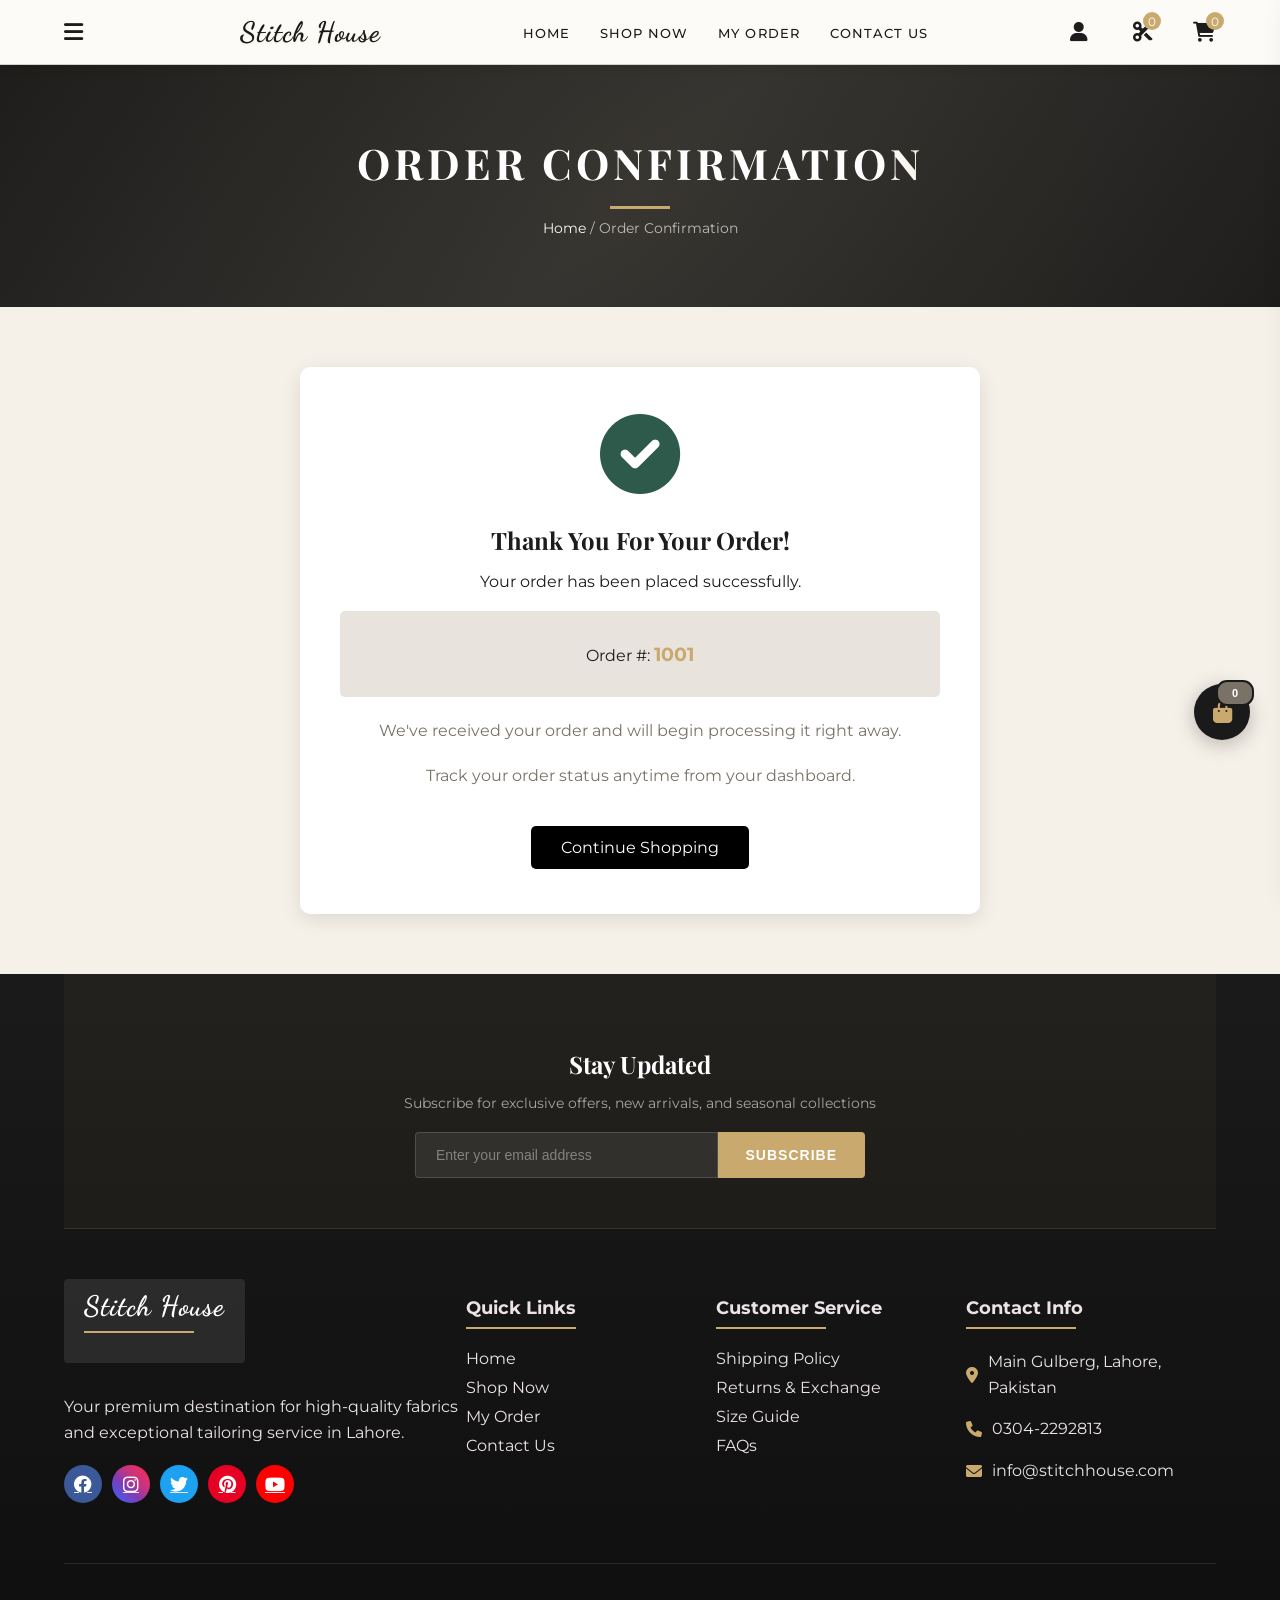
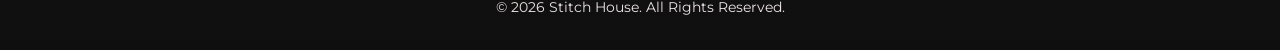
<file: product/order-confirmation.html>
<!DOCTYPE html>
<html lang="en">
<head>
    <meta charset="UTF-8">
<meta name="viewport" content="width=device-width, initial-scale=1.0">
<meta name="theme-color" content="#F5F0E8">
<title>Order Confirmation - Stitch House</title>
<style>html,body{background-color:#F5F0E8;margin:0;}</style>
<link rel="stylesheet" href="variables.css?v=1776672380">
<link rel="stylesheet" href="styles.css?v=1777055578">
<link rel="stylesheet" href="https://cdnjs.cloudflare.com/ajax/libs/font-awesome/6.0.0-beta3/css/all.min.css">
<link href="https://fonts.googleapis.com/css2?family=Playfair+Display:wght@700&family=Montserrat:wght@400;500;600;700&family=Dancing+Script:wght@600;700&display=swap" rel="stylesheet">
<link rel="stylesheet" href="3d-effects.css?v=1776672380">
    <style>
        .confirmation-section { padding: 60px 0; text-align: center; }
        .confirmation-container { max-width: 600px; margin: 0 auto; padding: 40px; background: #fff; border-radius: 10px; box-shadow: 0 5px 20px rgba(0,0,0,0.1); }
        .confirmation-icon { font-size: 80px; color: var(--success-color); margin-bottom: 20px; }
        .confirmation-container h2 { font-family: 'Playfair Display', serif; margin-bottom: 15px; }
        .order-number { background: var(--bg-gray); padding: 15px; border-radius: 5px; margin: 20px 0; }
        .order-number strong { color: var(--gold-color); font-size: 1.2em; }
        .confirmation-details { color: var(--text-muted); line-height: 1.8; margin: 20px 0; }
        .confirmation-actions { margin-top: 30px; }
        .confirmation-actions a { display: inline-block; padding: 12px 30px; margin: 5px; border-radius: 5px; text-decoration: none; }
        .btn-primary { background: #000; color: #fff; }
        .btn-secondary { background: #f8f9fa; color: #000; border: 1px solid #ddd; }
    </style>
</head>
<body>
    <!-- Side Navigation -->
<div class="side-nav">
    <div class="side-nav-content">
        <div class="side-nav-header">
            <div class="logo-container">
                <h2 class="logo-text">Stitch House</h2>
            </div>
            <button class="close-sidenav">
                <i class="fas fa-times"></i>
            </button>
        </div>
        <div class="side-nav-links">
            <ul>
                <li><a href="order.php" class="shop-link"><i class="fas fa-shopping-bag"></i>Shop Now</a></li>
                <li><a href="order.php#cotton-section"><i class="fas fa-tshirt"></i>Cotton Fabrics</a></li>
                <li><a href="order.php#lattha-section"><i class="fas fa-scroll"></i>Lattha Fabrics</a></li>
                <li><a href="order.php#karandi-section"><i class="fas fa-layer-group"></i>Karandi Fabrics</a></li>
                <li><a href="order.php#boski-section"><i class="fas fa-square"></i>Boski Fabrics</a></li>
                <li><a href="order.php#linen-section"><i class="fas fa-wind"></i>Linen Fabrics</a></li>
                <li><a href="order.php#washandwear-section"><i class="fas fa-tshirt"></i>Wash and Wear</a></li>
                <li><a href="order.php#silk-section"><i class="fas fa-stream"></i>Silk Fabrics</a></li>
                <li><a href="order.php#khaddar-section"><i class="fas fa-border-all"></i>Khaddar Fabrics</a></li>
            </ul>
        </div>
        <div class="side-nav-footer">
            <div class="social-icons">
                <a href="#" class="facebook"><i class="fab fa-facebook"></i></a>
                <a href="#" class="instagram"><i class="fab fa-instagram"></i></a>
                <a href="#" class="twitter"><i class="fab fa-twitter"></i></a>
                <a href="#" class="pinterest"><i class="fab fa-pinterest"></i></a>
                <a href="#" class="youtube"><i class="fab fa-youtube"></i></a>
            </div>
        </div>
    </div>
</div>
<div class="side-nav-backdrop"></div>

<header>
    <div class="container">
        <div class="menu-toggle">
            <i class="fas fa-bars"></i>
        </div>
        <div class="site-title">
            <a href="index.php">
                <h1 class="logo-text">Stitch House</h1>
            </a>
        </div>
        <nav>
            <ul>
                <li><a href="index.php" class="nav-link">Home</a></li>
                <li><a href="order.php" class="nav-link">Shop Now</a></li>
                <li><a href="myorder.php" class="nav-link">My Order</a></li>
                <li><a href="contact.php" class="nav-link">Contact Us</a></li>
            </ul>
        </nav>
        <div class="header-actions">
                        <div class="login-link">
                <a href="login.php">
                    <i class="fas fa-user"></i>
                </a>
            </div>
            
            <div class="myorder-link">
                <a href="myorder.php" title="My Order">
                    <i class="fas fa-cut"></i>
                    <span class="myorder-count">0</span>
                </a>
            </div>

            <div class="cart-link" id="cart-drawer-trigger">
                <a href="cart.php" title="Cart">
                    <i class="fas fa-shopping-cart"></i>
                    <span class="cart-count">0</span>
                </a>
            </div>

                    </div>
    </div>
</header>

<!-- Cart Drawer -->
<div class="cart-drawer-backdrop" id="cart-drawer-backdrop"></div>
<div class="cart-drawer" id="cart-drawer">
    <div class="cart-drawer-header">
        <h3>Your Cart <span class="cart-drawer-count">(0 items)</span></h3>
        <button class="cart-drawer-close" id="cart-drawer-close">&times;</button>
    </div>
    <div class="cart-drawer-items" id="cart-drawer-items">
                <div class="cart-drawer-empty">
            <i class="fas fa-shopping-cart"></i>
            <p>Your cart is empty</p>
        </div>
            </div>
    <div class="cart-drawer-footer">
        <div class="cart-drawer-total">
            <span>Subtotal</span>
            <span class="total-amount">PKR 0</span>
        </div>
        <a href="cart.php" class="cart-drawer-btn checkout">View Cart & Checkout</a>
        <button class="cart-drawer-btn continue" id="cart-drawer-continue">Continue Shopping</button>
    </div>
</div>

    <section class="page-banner">
        <div class="container">
            <h1>Order Confirmation</h1>
            <div class="breadcrumb">
                <a href="index.php">Home</a> / <span>Order Confirmation</span>
            </div>
        </div>
    </section>

    <section class="confirmation-section">
        <div class="container">
            <div class="confirmation-container reveal">
                <div class="confirmation-icon">
                    <i class="fas fa-check-circle"></i>
                </div>
                <h2>Thank You For Your Order!</h2>
                <p>Your order has been placed successfully.</p>

                                <div class="order-number">
                    <p>Order #: <strong>1001</strong></p>
                </div>
                
                <div class="confirmation-details">
                    <p>We've received your order and will begin processing it right away.</p>
                    <p>Track your order status anytime from your dashboard.</p>
                </div>

                <div class="confirmation-actions">
                    <a href="order.php" class="btn-primary">Continue Shopping</a>
                                    </div>
            </div>
        </div>
    </section>

    <footer>
    <div class="container">
        <!-- Newsletter Section -->
        <div class="footer-newsletter reveal">
            <h3>Stay Updated</h3>
            <p>Subscribe for exclusive offers, new arrivals, and seasonal collections</p>
            <form class="newsletter-form" onsubmit="event.preventDefault(); this.querySelector('button').textContent='Subscribed!'; this.querySelector('input').value='';">
                <input type="email" placeholder="Enter your email address" required>
                <button type="submit">Subscribe</button>
            </form>
        </div>

        <div class="footer-content">
            <div class="footer-section about reveal">
                <div class="footer-logo">
                    <a href="index.php" class="logo-button">
                        <h3 class="logo-text">Stitch House</h3>
                    </a>
                </div>
                <p>Your premium destination for high-quality fabrics and exceptional tailoring service in Lahore.</p>
                <div class="social-icons">
                    <a href="#" class="facebook"><i class="fab fa-facebook"></i></a>
                    <a href="#" class="instagram"><i class="fab fa-instagram"></i></a>
                    <a href="#" class="twitter"><i class="fab fa-twitter"></i></a>
                    <a href="#" class="pinterest"><i class="fab fa-pinterest"></i></a>
                    <a href="#" class="youtube"><i class="fab fa-youtube"></i></a>
                </div>
            </div>
            <div class="footer-section links reveal reveal-delay-1">
                <h3>Quick Links</h3>
                <ul>
                    <li><a href="index.php">Home</a></li>
                    <li><a href="order.php">Shop Now</a></li>
                    <li><a href="myorder.php">My Order</a></li>
                    <li><a href="contact.php">Contact Us</a></li>
                </ul>
            </div>
            <div class="footer-section customer-service reveal reveal-delay-2">
                <h3>Customer Service</h3>
                <ul>
                    <li><a href="shipping-policy.php">Shipping Policy</a></li>
                    <li><a href="returns.php">Returns &amp; Exchange</a></li>
                    <li><a href="size-guide.php">Size Guide</a></li>
                    <li><a href="faqs.php">FAQs</a></li>
                </ul>
            </div>
            <div class="footer-section contact reveal reveal-delay-3">
                <h3>Contact Info</h3>
                <p><i class="fas fa-map-marker-alt"></i> Main Gulberg, Lahore, Pakistan</p>
                <p><i class="fas fa-phone"></i> 0304-2292813</p>
                <p><i class="fas fa-envelope"></i> info@stitchhouse.com</p>
            </div>
        </div>
        <div class="footer-bottom">
            <p>&copy; 2026 Stitch House. All Rights Reserved.</p>
        </div>
    </div>
</footer>

<div class="back-to-top">
    <i class="fas fa-arrow-up"></i>
</div>

<button type="button" class="cart-float" id="cart-float-btn" aria-label="Open cart" title="Your Cart">
    <i class="fas fa-shopping-bag"></i>
    <span class="cart-float-count is-empty">0</span>
</button>

    <script>
document.addEventListener('DOMContentLoaded', function() {
    // ==========================================
    // HEADER SCROLL EFFECT
    // ==========================================
    const header = document.querySelector('header');
    if (header) {
        window.addEventListener('scroll', () => {
            header.classList.toggle('header-scrolled', window.scrollY > 50);
        });
    }

    // ==========================================
    // SIDE NAVIGATION
    // ==========================================
    const sideNavToggle = document.querySelector('.menu-toggle');
    const sideNav = document.querySelector('.side-nav');
    const sideNavBackdrop = document.querySelector('.side-nav-backdrop');
    const sideNavClose = document.querySelector('.close-sidenav');

    if (sideNavToggle && sideNav) {
        sideNavToggle.addEventListener('click', () => {
            sideNav.classList.add('open');
            sideNavBackdrop.classList.add('active');
            document.body.classList.add('no-scroll');
        });
    }

    function closeSideNav() {
        if (sideNav) {
            sideNav.classList.remove('open');
            sideNavBackdrop.classList.remove('active');
            document.body.classList.remove('no-scroll');
        }
    }

    if (sideNavClose) sideNavClose.addEventListener('click', closeSideNav);
    if (sideNavBackdrop) sideNavBackdrop.addEventListener('click', closeSideNav);

    // ==========================================
    // BACK TO TOP BUTTON
    // ==========================================
    const backToTopBtn = document.querySelector('.back-to-top');
    if (backToTopBtn) {
        window.addEventListener('scroll', () => {
            backToTopBtn.classList.toggle('show', window.pageYOffset > 300);
        });
        backToTopBtn.addEventListener('click', () => {
            window.scrollTo({ top: 0, behavior: 'smooth' });
        });
    }

    // ==========================================
    // MOBILE NAV TOGGLE
    // ==========================================
    const menuToggle = document.querySelector('.menu-toggle');
    const nav = document.querySelector('nav');
    if (menuToggle && nav) {
        menuToggle.addEventListener('click', () => nav.classList.toggle('active'));
    }

    // ==========================================
    // IMAGE ERROR HANDLING
    // ==========================================
    document.querySelectorAll('img').forEach(img => {
        img.addEventListener('error', function() {
            if (!this.src.includes('placeholder')) {
                const src = this.src;
                if (src.endsWith('.jpg')) {
                    this.src = src.replace('.jpg', '.webp');
                } else if (src.endsWith('.webp')) {
                    this.src = 'images/placeholder.jpg';
                } else {
                    this.src = 'images/placeholder.jpg';
                }
            }
        });
    });

    // ==========================================
    // ANNOUNCEMENT BAR
    // ==========================================
    const announcementBar = document.getElementById('announcement-bar');
    const announcementClose = document.getElementById('announcement-close');
    if (announcementBar && sessionStorage.getItem('announcementClosed') === 'true') {
        announcementBar.style.display = 'none';
    }
    if (announcementClose) {
        announcementClose.addEventListener('click', () => {
            announcementBar.style.display = 'none';
            sessionStorage.setItem('announcementClosed', 'true');
        });
    }

    // ==========================================
    // SCROLL REVEAL ANIMATIONS
    // ==========================================
    const revealObserver = new IntersectionObserver((entries) => {
        entries.forEach(entry => {
            if (entry.isIntersecting) {
                entry.target.classList.add('active');
                revealObserver.unobserve(entry.target);
            }
        });
    }, { threshold: 0.15 });

    document.querySelectorAll('.reveal').forEach(el => revealObserver.observe(el));

    // ==========================================
    // CART DRAWER
    // ==========================================
    const cartDrawer = document.getElementById('cart-drawer');
    const cartBackdrop = document.getElementById('cart-drawer-backdrop');
    const cartClose = document.getElementById('cart-drawer-close');
    const cartContinue = document.getElementById('cart-drawer-continue');
    const cartTrigger = document.getElementById('cart-drawer-trigger');

    function openCartDrawer(e) {
        if (e) e.preventDefault();
        if (cartDrawer) cartDrawer.classList.add('open');
        if (cartBackdrop) cartBackdrop.classList.add('active');
        document.body.classList.add('no-scroll');
    }

    function closeCartDrawer() {
        if (cartDrawer) cartDrawer.classList.remove('open');
        if (cartBackdrop) cartBackdrop.classList.remove('active');
        document.body.classList.remove('no-scroll');
    }

    if (cartTrigger) {
        const cartLink = cartTrigger.querySelector('a');
        if (cartLink) {
            cartLink.addEventListener('click', openCartDrawer);
        }
    }
    const cartFloatBtn = document.getElementById('cart-float-btn');
    if (cartFloatBtn) cartFloatBtn.addEventListener('click', openCartDrawer);
    if (cartClose) cartClose.addEventListener('click', closeCartDrawer);
    if (cartBackdrop) cartBackdrop.addEventListener('click', closeCartDrawer);
    if (cartContinue) cartContinue.addEventListener('click', closeCartDrawer);

    // ==========================================
    // TESTIMONIAL CAROUSEL
    // ==========================================
    const testimonialSlides = document.querySelectorAll('.testimonial-slide');
    const testimonialDotsContainer = document.querySelector('.testimonial-dots');

    if (testimonialSlides.length > 1 && testimonialDotsContainer) {
        let currentTestimonial = 0;

        // Create dots
        testimonialSlides.forEach((_, i) => {
            const dot = document.createElement('button');
            dot.className = 'testimonial-dot' + (i === 0 ? ' active' : '');
            dot.addEventListener('click', () => goToTestimonial(i));
            testimonialDotsContainer.appendChild(dot);
        });

        function goToTestimonial(index) {
            testimonialSlides.forEach(s => s.classList.remove('active'));
            document.querySelectorAll('.testimonial-dot').forEach(d => d.classList.remove('active'));
            testimonialSlides[index].classList.add('active');
            document.querySelectorAll('.testimonial-dot')[index].classList.add('active');
            currentTestimonial = index;
        }

        setInterval(() => {
            goToTestimonial((currentTestimonial + 1) % testimonialSlides.length);
        }, 5000);
    }

    // ==========================================
    // USER DROPDOWN
    // ==========================================
    document.addEventListener('click', function(e) {
        document.querySelectorAll('.user-dropdown').forEach(dropdown => {
            if (!dropdown.contains(e.target)) {
                dropdown.classList.remove('active');
            }
        });
    });
});

// Global function for user dropdown toggle
function toggleUserDropdown(btn) {
    const dropdown = btn.closest('.user-dropdown');
    if (dropdown) dropdown.classList.toggle('active');
}

// Cart drawer quantity update (PHP version - full page form post)
function updateDrawerQty(index, delta) {
    const form = document.createElement('form');
    form.method = 'POST';
    form.action = 'cart.php';
    form.innerHTML = '<input type="hidden" name="action" value="update_quantity">' +
        '<input type="hidden" name="index" value="' + index + '">' +
        '<input type="hidden" name="quantity" value="' + Math.max(1, delta) + '">';
    document.body.appendChild(form);
    form.submit();
}

function removeDrawerItem(index) {
    const form = document.createElement('form');
    form.method = 'POST';
    form.action = 'cart.php';
    form.innerHTML = '<input type="hidden" name="action" value="remove_item">' +
        '<input type="hidden" name="index" value="' + index + '">';
    document.body.appendChild(form);
    form.submit();
}
</script>
<script src="3d-effects.js"></script>
</body>
</html>
</file>
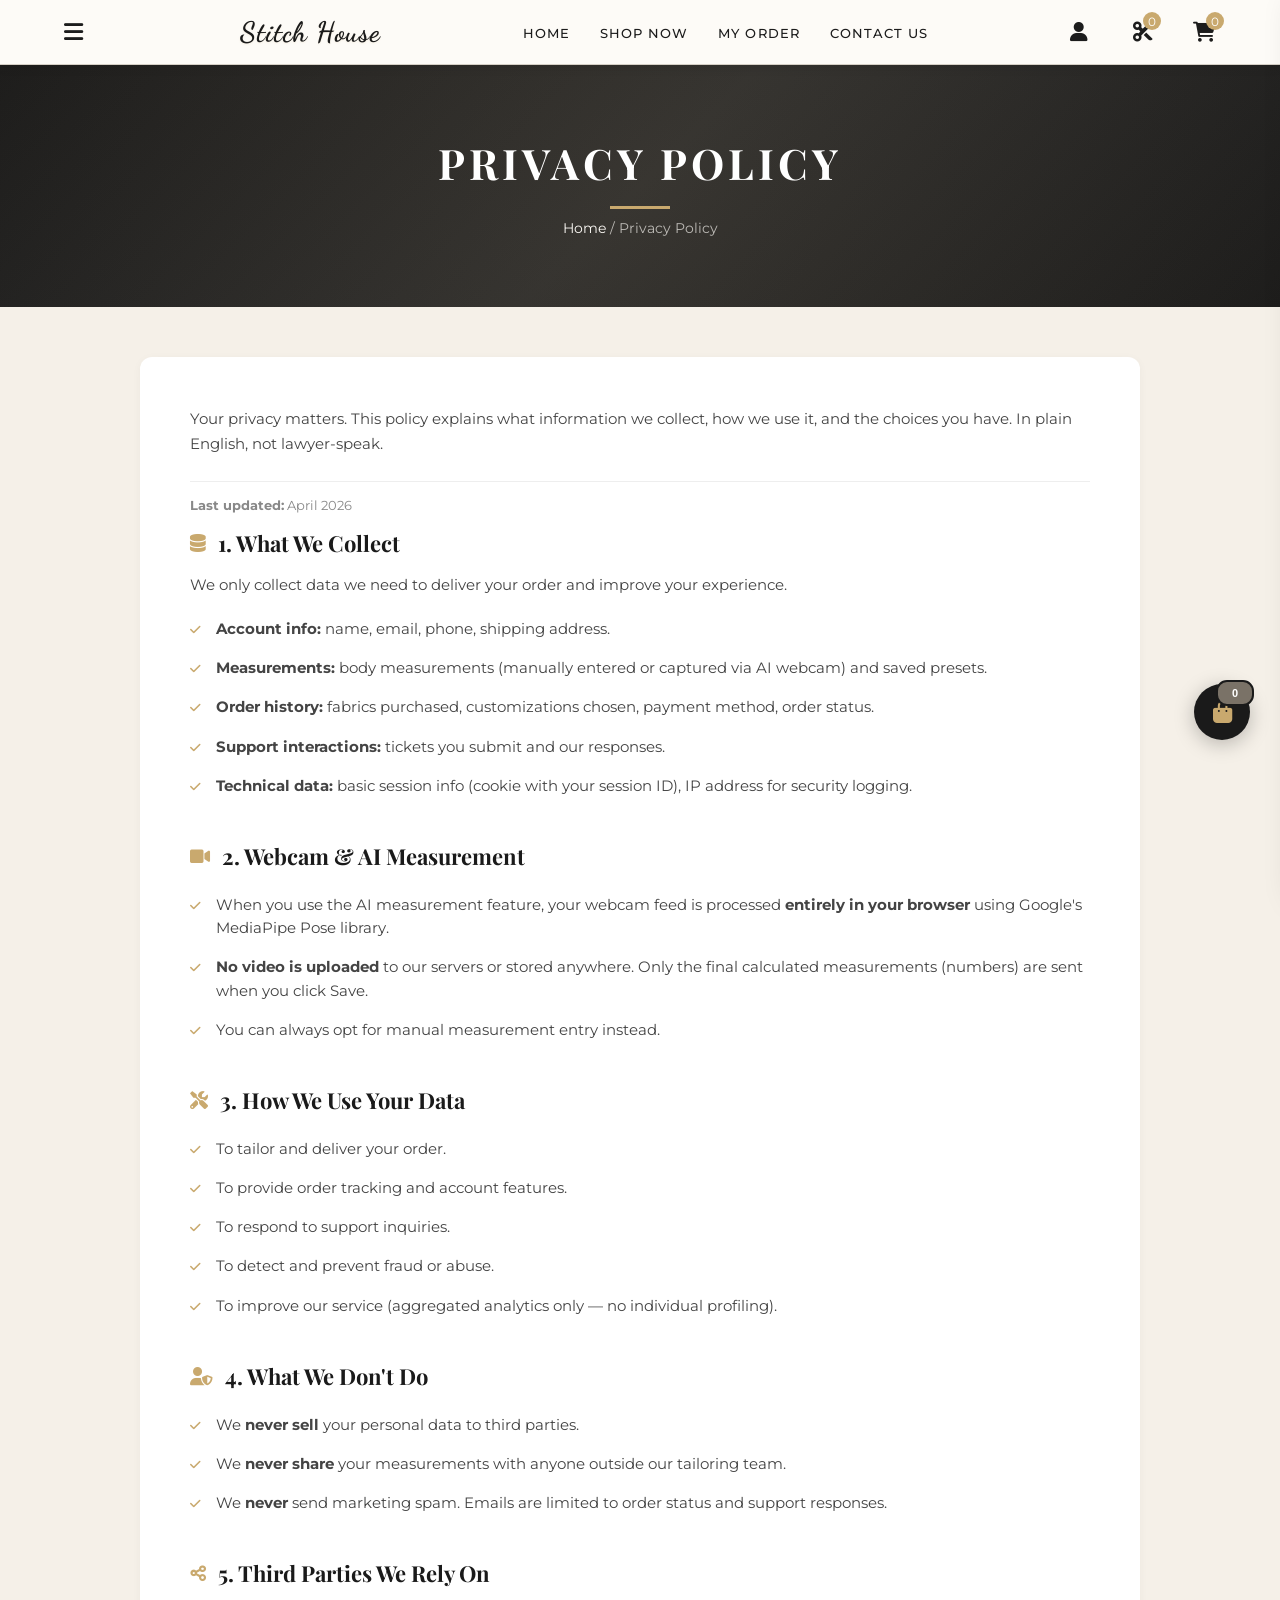
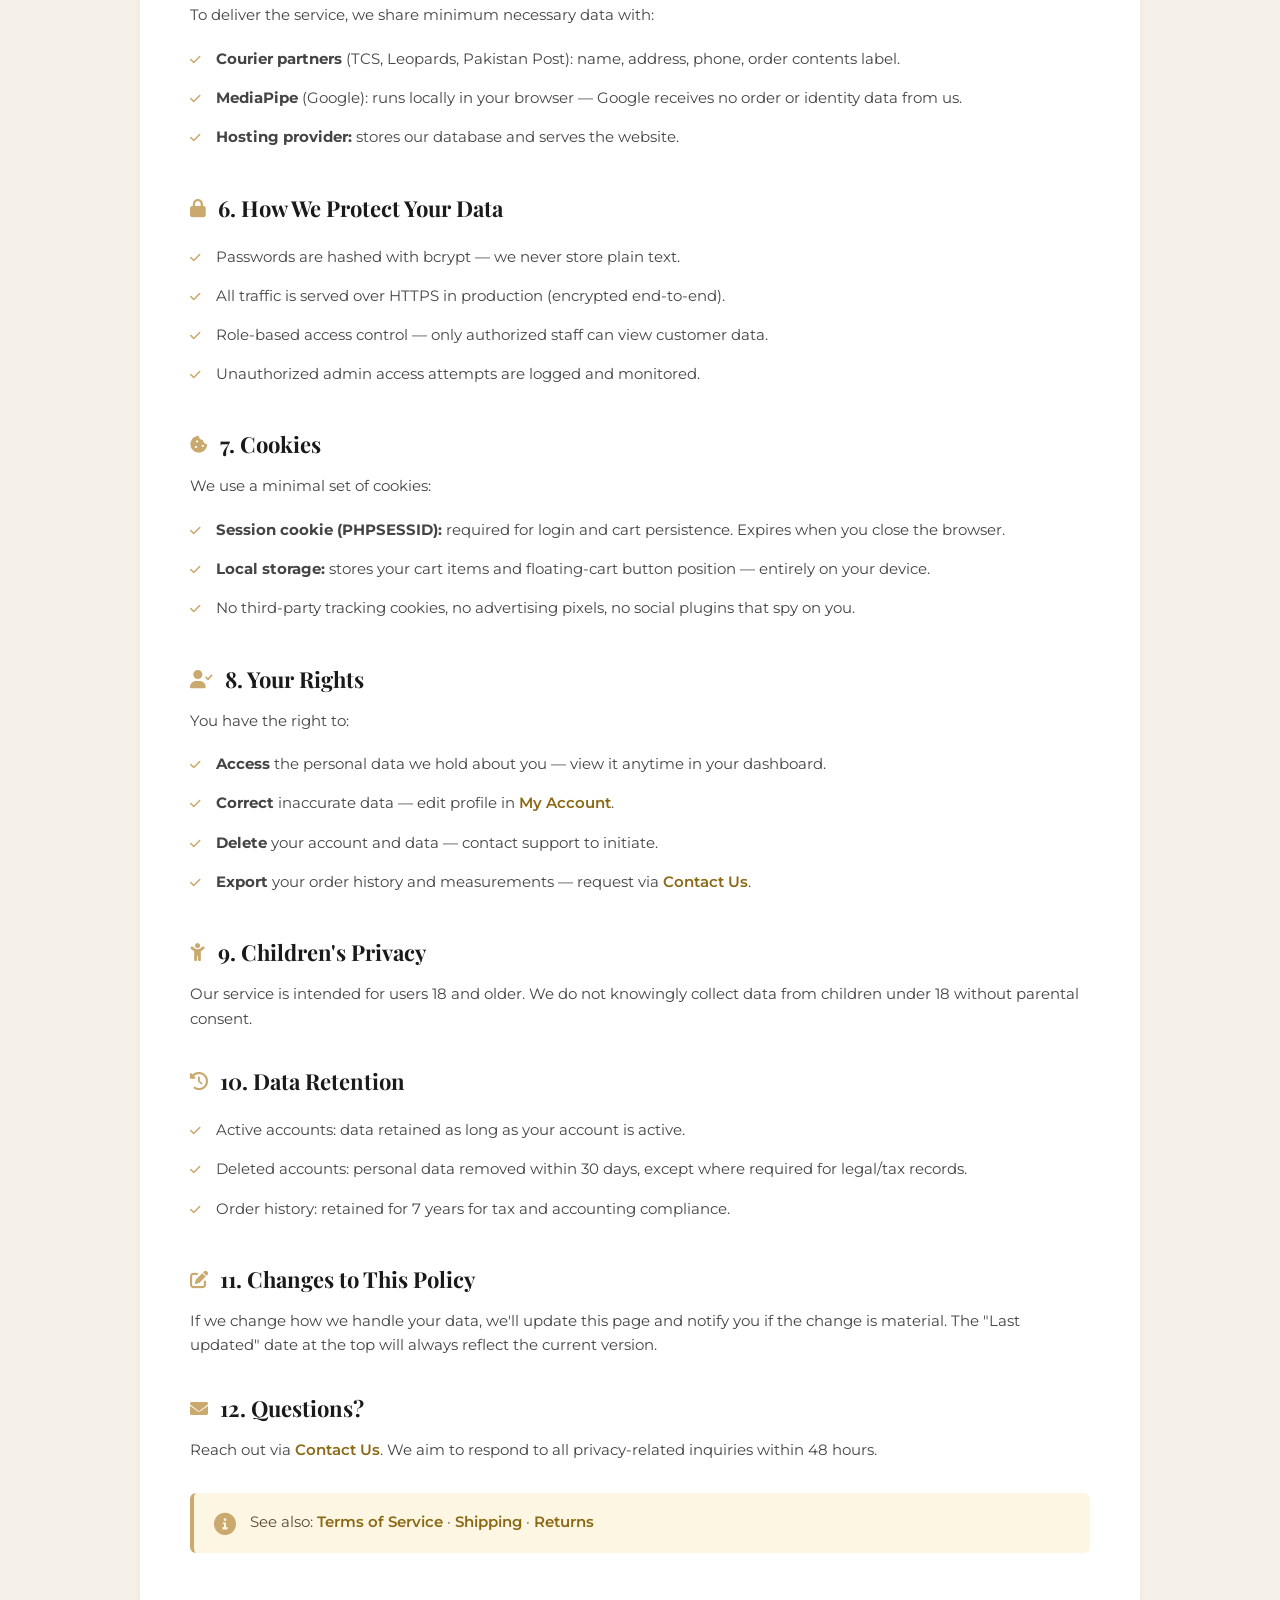
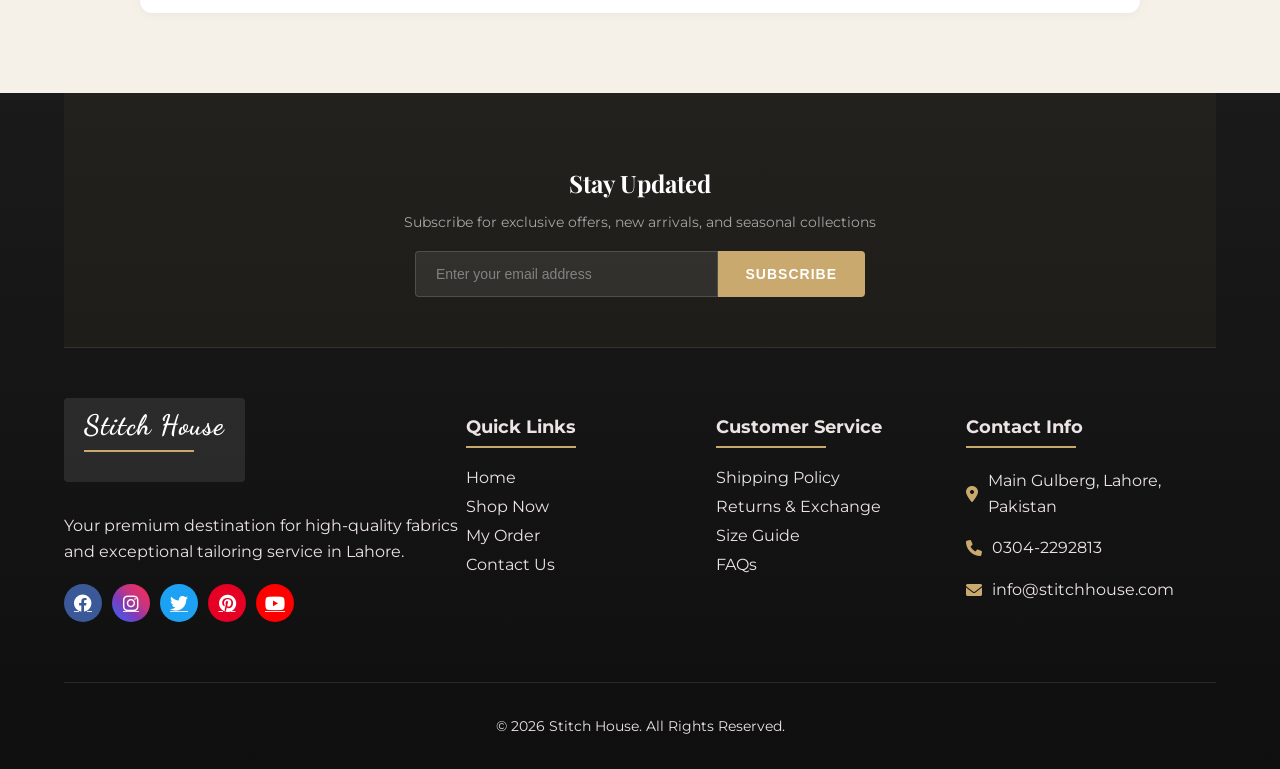
<file: product/privacy.html>
<!DOCTYPE html>
<html lang="en">
<head>
    <meta charset="UTF-8">
<meta name="viewport" content="width=device-width, initial-scale=1.0">
<meta name="theme-color" content="#F5F0E8">
<title>Privacy Policy - Stitch House</title>
<style>html,body{background-color:#F5F0E8;margin:0;}</style>
<link rel="stylesheet" href="variables.css?v=1776672380">
<link rel="stylesheet" href="styles.css?v=1777057551">
<link rel="stylesheet" href="info-page.css?v=1777056701">
<link rel="stylesheet" href="https://cdnjs.cloudflare.com/ajax/libs/font-awesome/6.0.0-beta3/css/all.min.css">
<link href="https://fonts.googleapis.com/css2?family=Playfair+Display:wght@700&family=Montserrat:wght@400;500;600;700&family=Dancing+Script:wght@600;700&display=swap" rel="stylesheet">
<link rel="stylesheet" href="3d-effects.css?v=1776672380">
</head>
<body>
    <!-- Side Navigation -->
<div class="side-nav">
    <div class="side-nav-content">
        <div class="side-nav-header">
            <div class="logo-container">
                <h2 class="logo-text">Stitch House</h2>
            </div>
            <button class="close-sidenav">
                <i class="fas fa-times"></i>
            </button>
        </div>
        <div class="side-nav-links">
            <ul>
                <li><a href="order.php" class="shop-link"><i class="fas fa-shopping-bag"></i>Shop Now</a></li>
                <li><a href="order.php#cotton-section"><i class="fas fa-tshirt"></i>Cotton Fabrics</a></li>
                <li><a href="order.php#lattha-section"><i class="fas fa-scroll"></i>Lattha Fabrics</a></li>
                <li><a href="order.php#karandi-section"><i class="fas fa-layer-group"></i>Karandi Fabrics</a></li>
                <li><a href="order.php#boski-section"><i class="fas fa-square"></i>Boski Fabrics</a></li>
                <li><a href="order.php#linen-section"><i class="fas fa-wind"></i>Linen Fabrics</a></li>
                <li><a href="order.php#washandwear-section"><i class="fas fa-tshirt"></i>Wash and Wear</a></li>
                <li><a href="order.php#silk-section"><i class="fas fa-stream"></i>Silk Fabrics</a></li>
                <li><a href="order.php#khaddar-section"><i class="fas fa-border-all"></i>Khaddar Fabrics</a></li>
            </ul>
        </div>
        <div class="side-nav-footer">
            <div class="social-icons">
                <a href="#" class="facebook"><i class="fab fa-facebook"></i></a>
                <a href="#" class="instagram"><i class="fab fa-instagram"></i></a>
                <a href="#" class="twitter"><i class="fab fa-twitter"></i></a>
                <a href="#" class="pinterest"><i class="fab fa-pinterest"></i></a>
                <a href="#" class="youtube"><i class="fab fa-youtube"></i></a>
            </div>
        </div>
    </div>
</div>
<div class="side-nav-backdrop"></div>

<header>
    <div class="container">
        <div class="menu-toggle">
            <i class="fas fa-bars"></i>
        </div>
        <div class="site-title">
            <a href="index.php">
                <h1 class="logo-text">Stitch House</h1>
            </a>
        </div>
        <nav>
            <ul>
                <li><a href="index.php" class="nav-link">Home</a></li>
                <li><a href="order.php" class="nav-link">Shop Now</a></li>
                <li><a href="myorder.php" class="nav-link">My Order</a></li>
                <li><a href="contact.php" class="nav-link">Contact Us</a></li>
            </ul>
        </nav>
        <div class="header-actions">
                        <div class="login-link">
                <a href="login.php">
                    <i class="fas fa-user"></i>
                </a>
            </div>
            
            <div class="myorder-link">
                <a href="myorder.php" title="My Order">
                    <i class="fas fa-cut"></i>
                    <span class="myorder-count">0</span>
                </a>
            </div>

            <div class="cart-link" id="cart-drawer-trigger">
                <a href="cart.php" title="Cart">
                    <i class="fas fa-shopping-cart"></i>
                    <span class="cart-count">0</span>
                </a>
            </div>

                    </div>
    </div>
</header>

<!-- Cart Drawer -->
<div class="cart-drawer-backdrop" id="cart-drawer-backdrop"></div>
<div class="cart-drawer" id="cart-drawer">
    <div class="cart-drawer-header">
        <h3>Your Cart <span class="cart-drawer-count">(0 items)</span></h3>
        <button class="cart-drawer-close" id="cart-drawer-close">&times;</button>
    </div>
    <div class="cart-drawer-items" id="cart-drawer-items">
                <div class="cart-drawer-empty">
            <i class="fas fa-shopping-cart"></i>
            <p>Your cart is empty</p>
        </div>
            </div>
    <div class="cart-drawer-footer">
        <div class="cart-drawer-total">
            <span>Subtotal</span>
            <span class="total-amount">PKR 0</span>
        </div>
        <a href="cart.php" class="cart-drawer-btn checkout">View Cart & Checkout</a>
        <button class="cart-drawer-btn continue" id="cart-drawer-continue">Continue Shopping</button>
    </div>
</div>

    <section class="page-banner">
        <div class="container">
            <h1>Privacy Policy</h1>
            <div class="breadcrumb">
                <a href="index.php">Home</a> / <span>Privacy Policy</span>
            </div>
        </div>
    </section>

    <section class="info-section">
        <div class="container">
            <div class="info-panel">
                <p class="info-intro">
                    Your privacy matters. This policy explains what information we collect, how we use
                    it, and the choices you have. In plain English, not lawyer-speak.
                </p>
                <p style="font-size: 13px; color: #888;">
                    <strong>Last updated:</strong> April 2026
                </p>

                <h2><i class="fas fa-database"></i> 1. What We Collect</h2>
                <p>We only collect data we need to deliver your order and improve your experience.</p>
                <ul class="info-list">
                    <li><strong>Account info:</strong> name, email, phone, shipping address.</li>
                    <li><strong>Measurements:</strong> body measurements (manually entered or captured via AI webcam) and saved presets.</li>
                    <li><strong>Order history:</strong> fabrics purchased, customizations chosen, payment method, order status.</li>
                    <li><strong>Support interactions:</strong> tickets you submit and our responses.</li>
                    <li><strong>Technical data:</strong> basic session info (cookie with your session ID), IP address for security logging.</li>
                </ul>

                <h2><i class="fas fa-video"></i> 2. Webcam &amp; AI Measurement</h2>
                <ul class="info-list">
                    <li>When you use the AI measurement feature, your webcam feed is processed <strong>entirely in your browser</strong> using Google's MediaPipe Pose library.</li>
                    <li><strong>No video is uploaded</strong> to our servers or stored anywhere. Only the final calculated measurements (numbers) are sent when you click Save.</li>
                    <li>You can always opt for manual measurement entry instead.</li>
                </ul>

                <h2><i class="fas fa-tools"></i> 3. How We Use Your Data</h2>
                <ul class="info-list">
                    <li>To tailor and deliver your order.</li>
                    <li>To provide order tracking and account features.</li>
                    <li>To respond to support inquiries.</li>
                    <li>To detect and prevent fraud or abuse.</li>
                    <li>To improve our service (aggregated analytics only — no individual profiling).</li>
                </ul>

                <h2><i class="fas fa-user-shield"></i> 4. What We Don't Do</h2>
                <ul class="info-list">
                    <li>We <strong>never sell</strong> your personal data to third parties.</li>
                    <li>We <strong>never share</strong> your measurements with anyone outside our tailoring team.</li>
                    <li>We <strong>never</strong> send marketing spam. Emails are limited to order status and support responses.</li>
                </ul>

                <h2><i class="fas fa-share-alt"></i> 5. Third Parties We Rely On</h2>
                <p>To deliver the service, we share minimum necessary data with:</p>
                <ul class="info-list">
                    <li><strong>Courier partners</strong> (TCS, Leopards, Pakistan Post): name, address, phone, order contents label.</li>
                    <li><strong>MediaPipe</strong> (Google): runs locally in your browser — Google receives no order or identity data from us.</li>
                    <li><strong>Hosting provider:</strong> stores our database and serves the website.</li>
                </ul>

                <h2><i class="fas fa-lock"></i> 6. How We Protect Your Data</h2>
                <ul class="info-list">
                    <li>Passwords are hashed with bcrypt — we never store plain text.</li>
                    <li>All traffic is served over HTTPS in production (encrypted end-to-end).</li>
                    <li>Role-based access control — only authorized staff can view customer data.</li>
                    <li>Unauthorized admin access attempts are logged and monitored.</li>
                </ul>

                <h2><i class="fas fa-cookie-bite"></i> 7. Cookies</h2>
                <p>We use a minimal set of cookies:</p>
                <ul class="info-list">
                    <li><strong>Session cookie (PHPSESSID):</strong> required for login and cart persistence. Expires when you close the browser.</li>
                    <li><strong>Local storage:</strong> stores your cart items and floating-cart button position — entirely on your device.</li>
                    <li>No third-party tracking cookies, no advertising pixels, no social plugins that spy on you.</li>
                </ul>

                <h2><i class="fas fa-user-check"></i> 8. Your Rights</h2>
                <p>You have the right to:</p>
                <ul class="info-list">
                    <li><strong>Access</strong> the personal data we hold about you — view it anytime in your dashboard.</li>
                    <li><strong>Correct</strong> inaccurate data — edit profile in <a href="dashboard.php?tab=profile">My Account</a>.</li>
                    <li><strong>Delete</strong> your account and data — contact support to initiate.</li>
                    <li><strong>Export</strong> your order history and measurements — request via <a href="contact.php">Contact Us</a>.</li>
                </ul>

                <h2><i class="fas fa-child"></i> 9. Children's Privacy</h2>
                <p>
                    Our service is intended for users 18 and older. We do not knowingly collect data
                    from children under 18 without parental consent.
                </p>

                <h2><i class="fas fa-history"></i> 10. Data Retention</h2>
                <ul class="info-list">
                    <li>Active accounts: data retained as long as your account is active.</li>
                    <li>Deleted accounts: personal data removed within 30 days, except where required for legal/tax records.</li>
                    <li>Order history: retained for 7 years for tax and accounting compliance.</li>
                </ul>

                <h2><i class="fas fa-edit"></i> 11. Changes to This Policy</h2>
                <p>
                    If we change how we handle your data, we'll update this page and notify you if the
                    change is material. The "Last updated" date at the top will always reflect the
                    current version.
                </p>

                <h2><i class="fas fa-envelope"></i> 12. Questions?</h2>
                <p>
                    Reach out via <a href="contact.php">Contact Us</a>. We aim to respond to all
                    privacy-related inquiries within 48 hours.
                </p>

                <div class="info-callout">
                    <i class="fas fa-info-circle"></i>
                    <div>
                        See also: <a href="terms.php">Terms of Service</a> ·
                        <a href="shipping-policy.php">Shipping</a> ·
                        <a href="returns.php">Returns</a>
                    </div>
                </div>
            </div>
        </div>
    </section>

    <footer>
    <div class="container">
        <!-- Newsletter Section -->
        <div class="footer-newsletter reveal">
            <h3>Stay Updated</h3>
            <p>Subscribe for exclusive offers, new arrivals, and seasonal collections</p>
            <form class="newsletter-form" onsubmit="event.preventDefault(); this.querySelector('button').textContent='Subscribed!'; this.querySelector('input').value='';">
                <input type="email" placeholder="Enter your email address" required>
                <button type="submit">Subscribe</button>
            </form>
        </div>

        <div class="footer-content">
            <div class="footer-section about reveal">
                <div class="footer-logo">
                    <a href="index.php" class="logo-button">
                        <h3 class="logo-text">Stitch House</h3>
                    </a>
                </div>
                <p>Your premium destination for high-quality fabrics and exceptional tailoring service in Lahore.</p>
                <div class="social-icons">
                    <a href="#" class="facebook"><i class="fab fa-facebook"></i></a>
                    <a href="#" class="instagram"><i class="fab fa-instagram"></i></a>
                    <a href="#" class="twitter"><i class="fab fa-twitter"></i></a>
                    <a href="#" class="pinterest"><i class="fab fa-pinterest"></i></a>
                    <a href="#" class="youtube"><i class="fab fa-youtube"></i></a>
                </div>
            </div>
            <div class="footer-section links reveal reveal-delay-1">
                <h3>Quick Links</h3>
                <ul>
                    <li><a href="index.php">Home</a></li>
                    <li><a href="order.php">Shop Now</a></li>
                    <li><a href="myorder.php">My Order</a></li>
                    <li><a href="contact.php">Contact Us</a></li>
                </ul>
            </div>
            <div class="footer-section customer-service reveal reveal-delay-2">
                <h3>Customer Service</h3>
                <ul>
                    <li><a href="shipping-policy.php">Shipping Policy</a></li>
                    <li><a href="returns.php">Returns &amp; Exchange</a></li>
                    <li><a href="size-guide.php">Size Guide</a></li>
                    <li><a href="faqs.php">FAQs</a></li>
                </ul>
            </div>
            <div class="footer-section contact reveal reveal-delay-3">
                <h3>Contact Info</h3>
                <p><i class="fas fa-map-marker-alt"></i> Main Gulberg, Lahore, Pakistan</p>
                <p><i class="fas fa-phone"></i> 0304-2292813</p>
                <p><i class="fas fa-envelope"></i> info@stitchhouse.com</p>
            </div>
        </div>
        <div class="footer-bottom">
            <p>&copy; 2026 Stitch House. All Rights Reserved.</p>
        </div>
    </div>
</footer>

<div class="back-to-top">
    <i class="fas fa-arrow-up"></i>
</div>

<button type="button" class="cart-float" id="cart-float-btn" aria-label="Open cart" title="Your Cart">
    <i class="fas fa-shopping-bag"></i>
    <span class="cart-float-count is-empty">0</span>
</button>

    <script>
document.addEventListener('DOMContentLoaded', function() {
    // ==========================================
    // HEADER SCROLL EFFECT
    // ==========================================
    const header = document.querySelector('header');
    if (header) {
        window.addEventListener('scroll', () => {
            header.classList.toggle('header-scrolled', window.scrollY > 50);
        });
    }

    // ==========================================
    // SIDE NAVIGATION
    // ==========================================
    const sideNavToggle = document.querySelector('.menu-toggle');
    const sideNav = document.querySelector('.side-nav');
    const sideNavBackdrop = document.querySelector('.side-nav-backdrop');
    const sideNavClose = document.querySelector('.close-sidenav');

    if (sideNavToggle && sideNav) {
        sideNavToggle.addEventListener('click', () => {
            sideNav.classList.add('open');
            sideNavBackdrop.classList.add('active');
            document.body.classList.add('no-scroll');
        });
    }

    function closeSideNav() {
        if (sideNav) {
            sideNav.classList.remove('open');
            sideNavBackdrop.classList.remove('active');
            document.body.classList.remove('no-scroll');
        }
    }

    if (sideNavClose) sideNavClose.addEventListener('click', closeSideNav);
    if (sideNavBackdrop) sideNavBackdrop.addEventListener('click', closeSideNav);

    // ==========================================
    // BACK TO TOP BUTTON
    // ==========================================
    const backToTopBtn = document.querySelector('.back-to-top');
    if (backToTopBtn) {
        window.addEventListener('scroll', () => {
            backToTopBtn.classList.toggle('show', window.pageYOffset > 300);
        });
        backToTopBtn.addEventListener('click', () => {
            window.scrollTo({ top: 0, behavior: 'smooth' });
        });
    }

    // ==========================================
    // MOBILE NAV TOGGLE
    // ==========================================
    const menuToggle = document.querySelector('.menu-toggle');
    const nav = document.querySelector('nav');
    if (menuToggle && nav) {
        menuToggle.addEventListener('click', () => nav.classList.toggle('active'));
    }

    // ==========================================
    // IMAGE ERROR HANDLING
    // ==========================================
    document.querySelectorAll('img').forEach(img => {
        img.addEventListener('error', function() {
            if (!this.src.includes('placeholder')) {
                const src = this.src;
                if (src.endsWith('.jpg')) {
                    this.src = src.replace('.jpg', '.webp');
                } else if (src.endsWith('.webp')) {
                    this.src = 'images/placeholder.jpg';
                } else {
                    this.src = 'images/placeholder.jpg';
                }
            }
        });
    });

    // ==========================================
    // ANNOUNCEMENT BAR
    // ==========================================
    const announcementBar = document.getElementById('announcement-bar');
    const announcementClose = document.getElementById('announcement-close');
    if (announcementBar && sessionStorage.getItem('announcementClosed') === 'true') {
        announcementBar.style.display = 'none';
    }
    if (announcementClose) {
        announcementClose.addEventListener('click', () => {
            announcementBar.style.display = 'none';
            sessionStorage.setItem('announcementClosed', 'true');
        });
    }

    // ==========================================
    // SCROLL REVEAL ANIMATIONS
    // ==========================================
    const revealObserver = new IntersectionObserver((entries) => {
        entries.forEach(entry => {
            if (entry.isIntersecting) {
                entry.target.classList.add('active');
                revealObserver.unobserve(entry.target);
            }
        });
    }, { threshold: 0.15 });

    document.querySelectorAll('.reveal').forEach(el => revealObserver.observe(el));

    // ==========================================
    // CART DRAWER
    // ==========================================
    const cartDrawer = document.getElementById('cart-drawer');
    const cartBackdrop = document.getElementById('cart-drawer-backdrop');
    const cartClose = document.getElementById('cart-drawer-close');
    const cartContinue = document.getElementById('cart-drawer-continue');
    const cartTrigger = document.getElementById('cart-drawer-trigger');

    function openCartDrawer(e) {
        if (e) e.preventDefault();
        if (cartDrawer) cartDrawer.classList.add('open');
        if (cartBackdrop) cartBackdrop.classList.add('active');
        document.body.classList.add('no-scroll');
    }

    function closeCartDrawer() {
        if (cartDrawer) cartDrawer.classList.remove('open');
        if (cartBackdrop) cartBackdrop.classList.remove('active');
        document.body.classList.remove('no-scroll');
    }

    if (cartTrigger) {
        const cartLink = cartTrigger.querySelector('a');
        if (cartLink) {
            cartLink.addEventListener('click', openCartDrawer);
        }
    }
    const cartFloatBtn = document.getElementById('cart-float-btn');
    if (cartFloatBtn) {
        cartFloatBtn.addEventListener('click', openCartDrawer);
        initCartFloatDrag(cartFloatBtn);
    }
    if (cartClose) cartClose.addEventListener('click', closeCartDrawer);
    if (cartBackdrop) cartBackdrop.addEventListener('click', closeCartDrawer);
    if (cartContinue) cartContinue.addEventListener('click', closeCartDrawer);

    // Floating cart button — drag anywhere, click to open drawer
    function initCartFloatDrag(btn) {
        const STORAGE_KEY = 'cartFloatPos';
        const DRAG_THRESHOLD = 5; // px to distinguish click from drag
        let isDragging = false;
        let didDrag = false;
        let startX, startY, startLeft, startTop;

        // Restore saved position (clamped to current viewport)
        try {
            const saved = JSON.parse(localStorage.getItem(STORAGE_KEY) || 'null');
            if (saved && typeof saved.left === 'number' && typeof saved.top === 'number') {
                const maxLeft = window.innerWidth - btn.offsetWidth;
                const maxTop = window.innerHeight - btn.offsetHeight;
                btn.style.left = Math.max(0, Math.min(saved.left, maxLeft)) + 'px';
                btn.style.top = Math.max(0, Math.min(saved.top, maxTop)) + 'px';
                btn.style.right = 'auto';
                btn.style.bottom = 'auto';
            }
        } catch (_) {}

        function getPos(e) {
            if (e.touches && e.touches[0]) return { x: e.touches[0].clientX, y: e.touches[0].clientY };
            return { x: e.clientX, y: e.clientY };
        }

        function onStart(e) {
            const rect = btn.getBoundingClientRect();
            const pos = getPos(e);
            startX = pos.x;
            startY = pos.y;
            startLeft = rect.left;
            startTop = rect.top;
            isDragging = true;
            didDrag = false;
            btn.style.cursor = 'grabbing';
            if (e.touches) e.preventDefault();
        }

        function onMove(e) {
            if (!isDragging) return;
            const pos = getPos(e);
            const dx = pos.x - startX;
            const dy = pos.y - startY;
            if (!didDrag && Math.hypot(dx, dy) > DRAG_THRESHOLD) didDrag = true;
            if (!didDrag) return;
            if (e.cancelable) e.preventDefault();

            const maxLeft = window.innerWidth - btn.offsetWidth;
            const maxTop = window.innerHeight - btn.offsetHeight;
            btn.style.left = Math.max(0, Math.min(startLeft + dx, maxLeft)) + 'px';
            btn.style.top  = Math.max(0, Math.min(startTop + dy, maxTop)) + 'px';
            btn.style.right = 'auto';
            btn.style.bottom = 'auto';
        }

        function onEnd() {
            if (!isDragging) return;
            isDragging = false;
            btn.style.cursor = 'grab';
            if (didDrag) {
                const rect = btn.getBoundingClientRect();
                try {
                    localStorage.setItem(STORAGE_KEY, JSON.stringify({ left: rect.left, top: rect.top }));
                } catch (_) {}
            }
        }

        // Suppress click immediately after a drag so we don't open the drawer
        btn.addEventListener('click', function(e) {
            if (didDrag) {
                e.stopImmediatePropagation();
                e.preventDefault();
                // Reset flag after this tick so next click works
                setTimeout(() => { didDrag = false; }, 0);
            }
        }, true); // capture phase — runs before the openCartDrawer listener

        btn.addEventListener('mousedown', onStart);
        document.addEventListener('mousemove', onMove);
        document.addEventListener('mouseup', onEnd);
        btn.addEventListener('touchstart', onStart, { passive: false });
        document.addEventListener('touchmove', onMove, { passive: false });
        document.addEventListener('touchend', onEnd);

        // Keep button on-screen when the window resizes
        window.addEventListener('resize', () => {
            if (btn.style.left) {
                const maxLeft = window.innerWidth - btn.offsetWidth;
                const maxTop = window.innerHeight - btn.offsetHeight;
                btn.style.left = Math.max(0, Math.min(parseInt(btn.style.left, 10), maxLeft)) + 'px';
                btn.style.top = Math.max(0, Math.min(parseInt(btn.style.top, 10), maxTop)) + 'px';
            }
        });
    }

    // ==========================================
    // TESTIMONIAL CAROUSEL
    // ==========================================
    const testimonialSlides = document.querySelectorAll('.testimonial-slide');
    const testimonialDotsContainer = document.querySelector('.testimonial-dots');

    if (testimonialSlides.length > 1 && testimonialDotsContainer) {
        let currentTestimonial = 0;

        // Create dots
        testimonialSlides.forEach((_, i) => {
            const dot = document.createElement('button');
            dot.className = 'testimonial-dot' + (i === 0 ? ' active' : '');
            dot.addEventListener('click', () => goToTestimonial(i));
            testimonialDotsContainer.appendChild(dot);
        });

        function goToTestimonial(index) {
            testimonialSlides.forEach(s => s.classList.remove('active'));
            document.querySelectorAll('.testimonial-dot').forEach(d => d.classList.remove('active'));
            testimonialSlides[index].classList.add('active');
            document.querySelectorAll('.testimonial-dot')[index].classList.add('active');
            currentTestimonial = index;
        }

        setInterval(() => {
            goToTestimonial((currentTestimonial + 1) % testimonialSlides.length);
        }, 5000);
    }

    // ==========================================
    // USER DROPDOWN
    // ==========================================
    document.addEventListener('click', function(e) {
        document.querySelectorAll('.user-dropdown').forEach(dropdown => {
            if (!dropdown.contains(e.target)) {
                dropdown.classList.remove('active');
            }
        });
    });
});

// Global function for user dropdown toggle
function toggleUserDropdown(btn) {
    const dropdown = btn.closest('.user-dropdown');
    if (dropdown) dropdown.classList.toggle('active');
}

// Cart drawer quantity update (PHP version - full page form post)
function updateDrawerQty(index, delta) {
    const form = document.createElement('form');
    form.method = 'POST';
    form.action = 'cart.php';
    form.innerHTML = '<input type="hidden" name="action" value="update_quantity">' +
        '<input type="hidden" name="index" value="' + index + '">' +
        '<input type="hidden" name="quantity" value="' + Math.max(1, delta) + '">';
    document.body.appendChild(form);
    form.submit();
}

function removeDrawerItem(index) {
    const form = document.createElement('form');
    form.method = 'POST';
    form.action = 'cart.php';
    form.innerHTML = '<input type="hidden" name="action" value="remove_item">' +
        '<input type="hidden" name="index" value="' + index + '">';
    document.body.appendChild(form);
    form.submit();
}
</script>
<script src="3d-effects.js"></script>
</body>
</html>
</file>
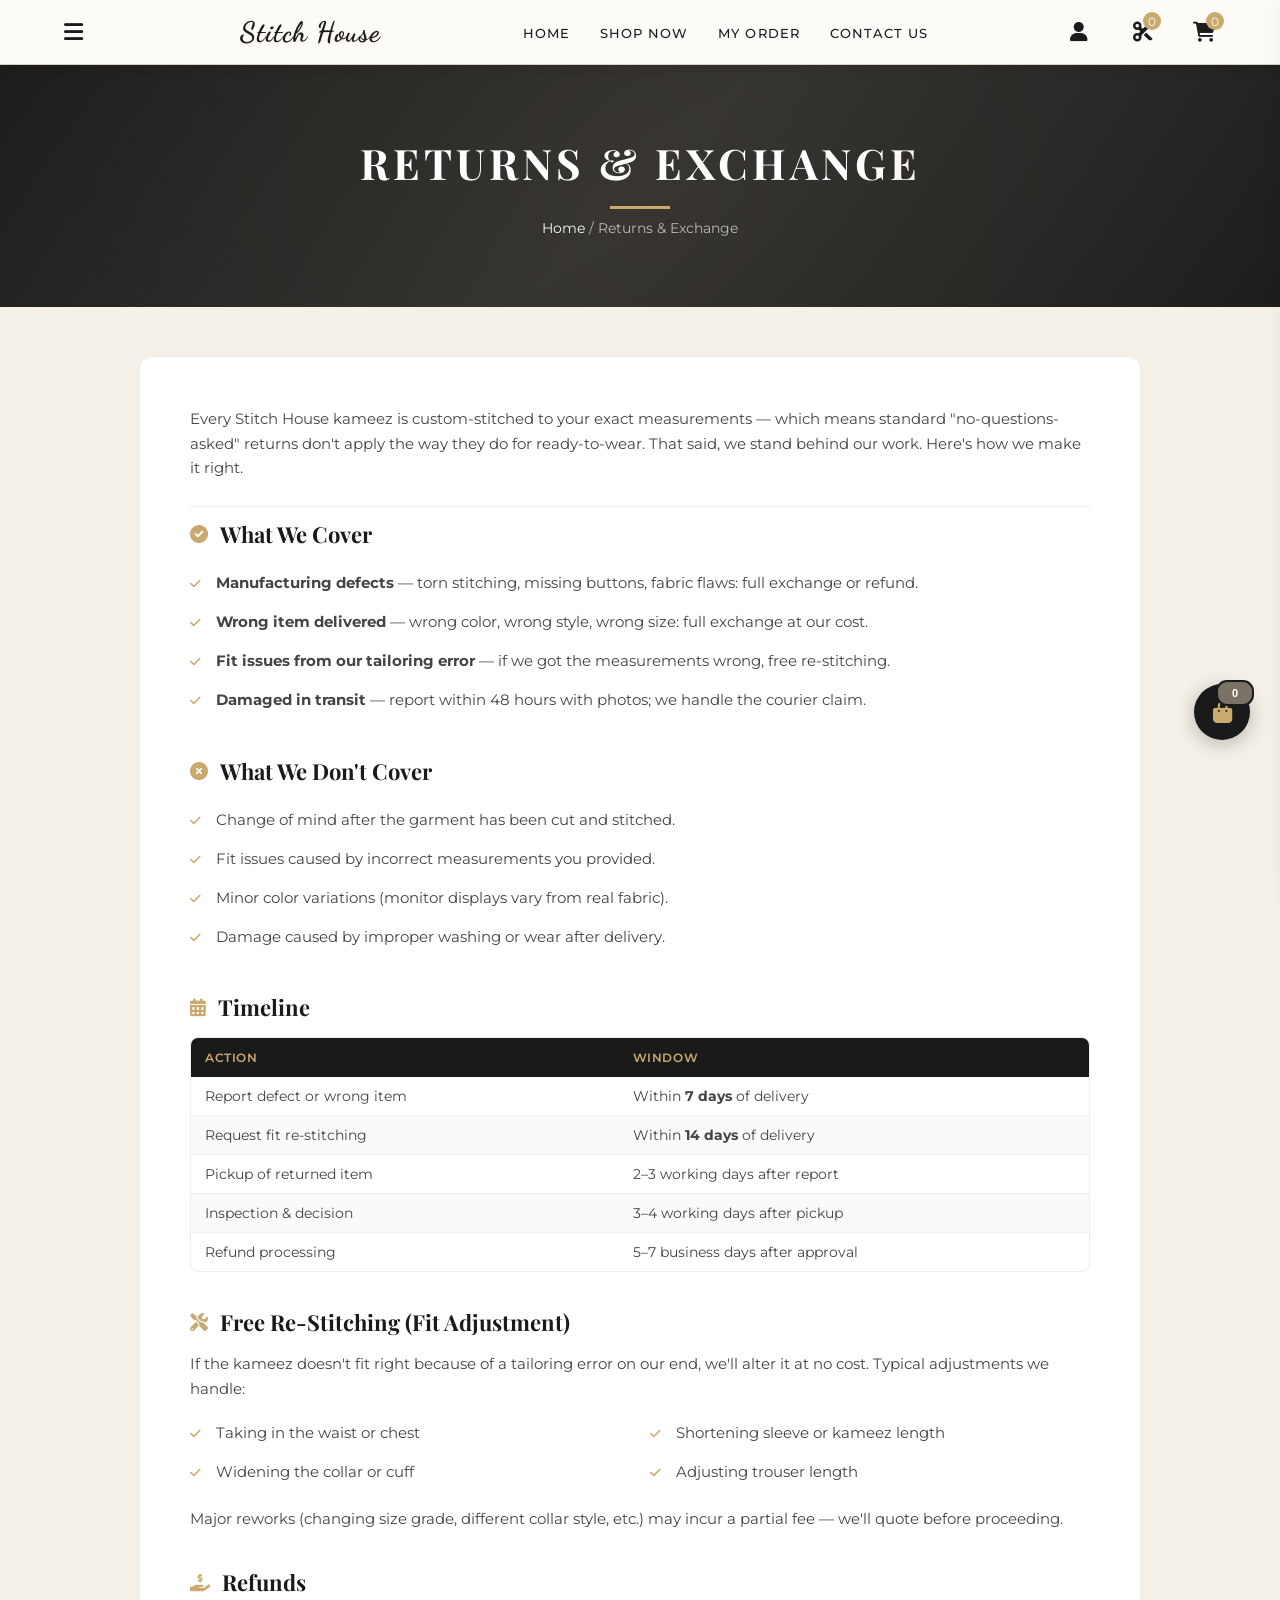
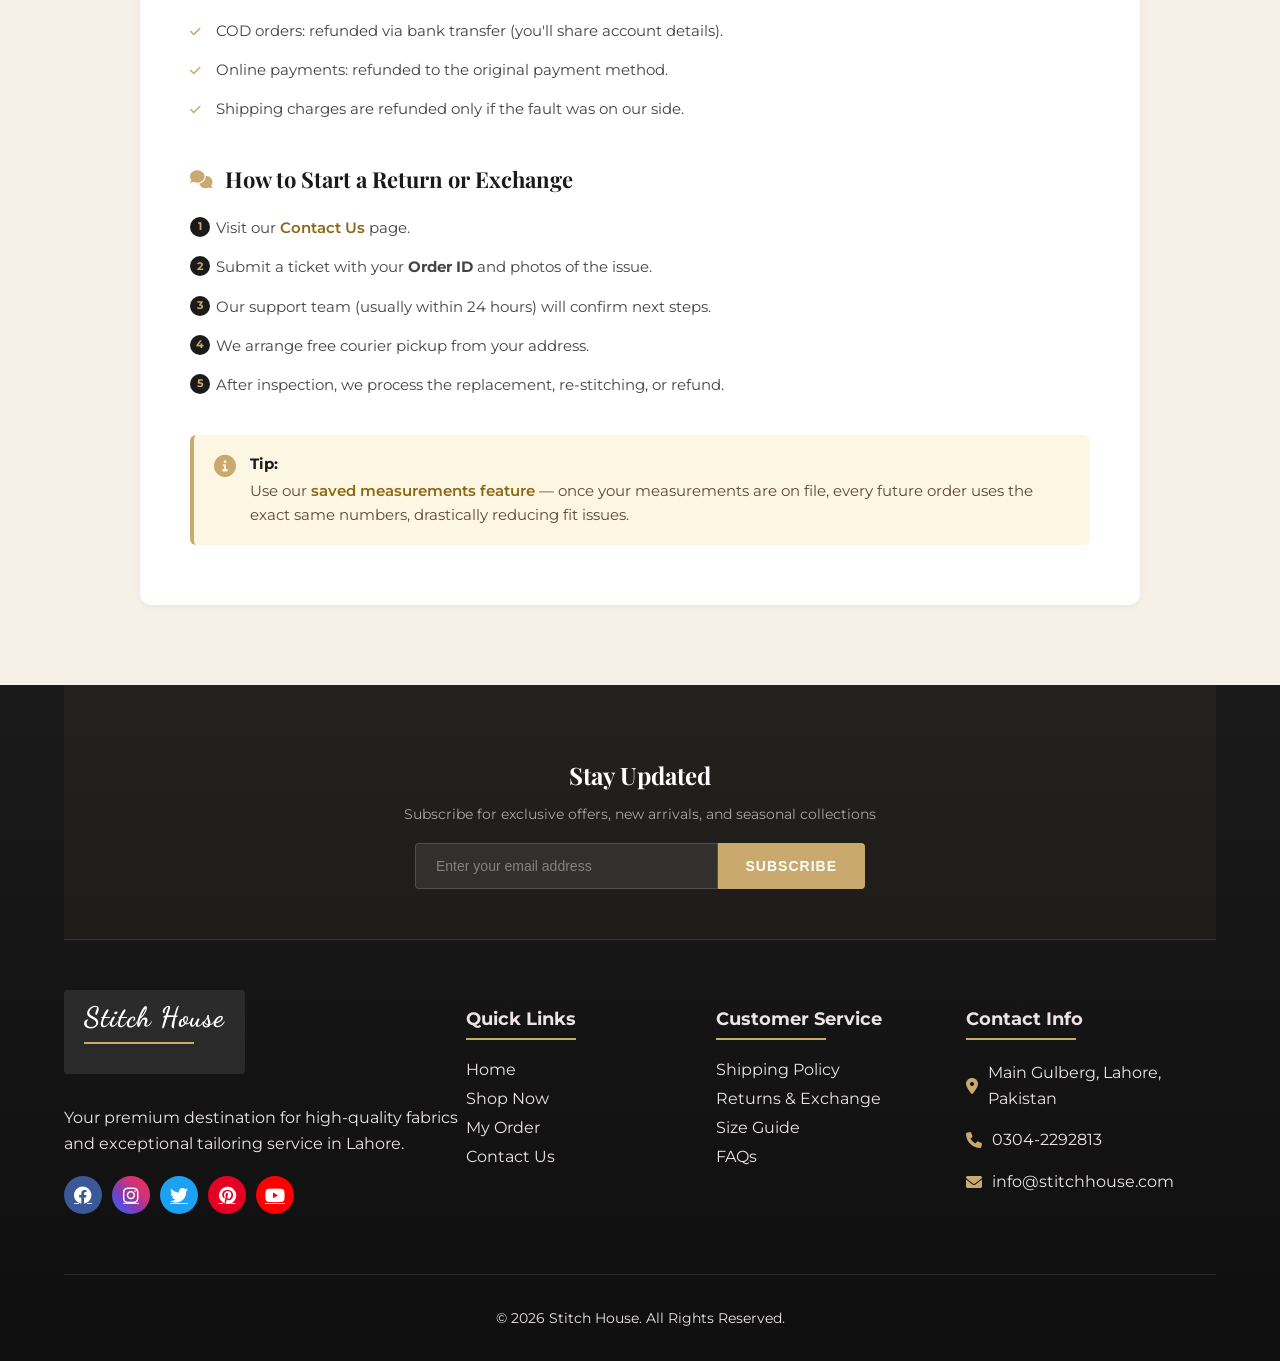
<file: product/returns.html>
<!DOCTYPE html>
<html lang="en">
<head>
    <meta charset="UTF-8">
<meta name="viewport" content="width=device-width, initial-scale=1.0">
<meta name="theme-color" content="#F5F0E8">
<title>Returns &amp; Exchange - Stitch House</title>
<style>html,body{background-color:#F5F0E8;margin:0;}</style>
<link rel="stylesheet" href="variables.css?v=1776672380">
<link rel="stylesheet" href="styles.css?v=1777055578">
<link rel="stylesheet" href="info-page.css?v=1777056701">
<link rel="stylesheet" href="https://cdnjs.cloudflare.com/ajax/libs/font-awesome/6.0.0-beta3/css/all.min.css">
<link href="https://fonts.googleapis.com/css2?family=Playfair+Display:wght@700&family=Montserrat:wght@400;500;600;700&family=Dancing+Script:wght@600;700&display=swap" rel="stylesheet">
<link rel="stylesheet" href="3d-effects.css?v=1776672380">
</head>
<body>
    <!-- Side Navigation -->
<div class="side-nav">
    <div class="side-nav-content">
        <div class="side-nav-header">
            <div class="logo-container">
                <h2 class="logo-text">Stitch House</h2>
            </div>
            <button class="close-sidenav">
                <i class="fas fa-times"></i>
            </button>
        </div>
        <div class="side-nav-links">
            <ul>
                <li><a href="order.php" class="shop-link"><i class="fas fa-shopping-bag"></i>Shop Now</a></li>
                <li><a href="order.php#cotton-section"><i class="fas fa-tshirt"></i>Cotton Fabrics</a></li>
                <li><a href="order.php#lattha-section"><i class="fas fa-scroll"></i>Lattha Fabrics</a></li>
                <li><a href="order.php#karandi-section"><i class="fas fa-layer-group"></i>Karandi Fabrics</a></li>
                <li><a href="order.php#boski-section"><i class="fas fa-square"></i>Boski Fabrics</a></li>
                <li><a href="order.php#linen-section"><i class="fas fa-wind"></i>Linen Fabrics</a></li>
                <li><a href="order.php#washandwear-section"><i class="fas fa-tshirt"></i>Wash and Wear</a></li>
                <li><a href="order.php#silk-section"><i class="fas fa-stream"></i>Silk Fabrics</a></li>
                <li><a href="order.php#khaddar-section"><i class="fas fa-border-all"></i>Khaddar Fabrics</a></li>
            </ul>
        </div>
        <div class="side-nav-footer">
            <div class="social-icons">
                <a href="#" class="facebook"><i class="fab fa-facebook"></i></a>
                <a href="#" class="instagram"><i class="fab fa-instagram"></i></a>
                <a href="#" class="twitter"><i class="fab fa-twitter"></i></a>
                <a href="#" class="pinterest"><i class="fab fa-pinterest"></i></a>
                <a href="#" class="youtube"><i class="fab fa-youtube"></i></a>
            </div>
        </div>
    </div>
</div>
<div class="side-nav-backdrop"></div>

<header>
    <div class="container">
        <div class="menu-toggle">
            <i class="fas fa-bars"></i>
        </div>
        <div class="site-title">
            <a href="index.php">
                <h1 class="logo-text">Stitch House</h1>
            </a>
        </div>
        <nav>
            <ul>
                <li><a href="index.php" class="nav-link">Home</a></li>
                <li><a href="order.php" class="nav-link">Shop Now</a></li>
                <li><a href="myorder.php" class="nav-link">My Order</a></li>
                <li><a href="contact.php" class="nav-link">Contact Us</a></li>
            </ul>
        </nav>
        <div class="header-actions">
                        <div class="login-link">
                <a href="login.php">
                    <i class="fas fa-user"></i>
                </a>
            </div>
            
            <div class="myorder-link">
                <a href="myorder.php" title="My Order">
                    <i class="fas fa-cut"></i>
                    <span class="myorder-count">0</span>
                </a>
            </div>

            <div class="cart-link" id="cart-drawer-trigger">
                <a href="cart.php" title="Cart">
                    <i class="fas fa-shopping-cart"></i>
                    <span class="cart-count">0</span>
                </a>
            </div>

                    </div>
    </div>
</header>

<!-- Cart Drawer -->
<div class="cart-drawer-backdrop" id="cart-drawer-backdrop"></div>
<div class="cart-drawer" id="cart-drawer">
    <div class="cart-drawer-header">
        <h3>Your Cart <span class="cart-drawer-count">(0 items)</span></h3>
        <button class="cart-drawer-close" id="cart-drawer-close">&times;</button>
    </div>
    <div class="cart-drawer-items" id="cart-drawer-items">
                <div class="cart-drawer-empty">
            <i class="fas fa-shopping-cart"></i>
            <p>Your cart is empty</p>
        </div>
            </div>
    <div class="cart-drawer-footer">
        <div class="cart-drawer-total">
            <span>Subtotal</span>
            <span class="total-amount">PKR 0</span>
        </div>
        <a href="cart.php" class="cart-drawer-btn checkout">View Cart & Checkout</a>
        <button class="cart-drawer-btn continue" id="cart-drawer-continue">Continue Shopping</button>
    </div>
</div>

    <section class="page-banner">
        <div class="container">
            <h1>Returns &amp; Exchange</h1>
            <div class="breadcrumb">
                <a href="index.php">Home</a> / <span>Returns &amp; Exchange</span>
            </div>
        </div>
    </section>

    <section class="info-section">
        <div class="container">
            <div class="info-panel">
                <p class="info-intro">
                    Every Stitch House kameez is custom-stitched to your exact measurements — which
                    means standard "no-questions-asked" returns don't apply the way they do for
                    ready-to-wear. That said, we stand behind our work. Here's how we make it right.
                </p>

                <h2><i class="fas fa-check-circle"></i> What We Cover</h2>
                <ul class="info-list">
                    <li><strong>Manufacturing defects</strong> — torn stitching, missing buttons, fabric flaws: full exchange or refund.</li>
                    <li><strong>Wrong item delivered</strong> — wrong color, wrong style, wrong size: full exchange at our cost.</li>
                    <li><strong>Fit issues from our tailoring error</strong> — if we got the measurements wrong, free re-stitching.</li>
                    <li><strong>Damaged in transit</strong> — report within 48 hours with photos; we handle the courier claim.</li>
                </ul>

                <h2><i class="fas fa-times-circle"></i> What We Don't Cover</h2>
                <ul class="info-list">
                    <li>Change of mind after the garment has been cut and stitched.</li>
                    <li>Fit issues caused by incorrect measurements you provided.</li>
                    <li>Minor color variations (monitor displays vary from real fabric).</li>
                    <li>Damage caused by improper washing or wear after delivery.</li>
                </ul>

                <h2><i class="fas fa-calendar-alt"></i> Timeline</h2>
                <div class="info-table">
                    <table>
                        <thead>
                            <tr>
                                <th>Action</th>
                                <th>Window</th>
                            </tr>
                        </thead>
                        <tbody>
                            <tr><td>Report defect or wrong item</td><td>Within <strong>7 days</strong> of delivery</td></tr>
                            <tr><td>Request fit re-stitching</td><td>Within <strong>14 days</strong> of delivery</td></tr>
                            <tr><td>Pickup of returned item</td><td>2–3 working days after report</td></tr>
                            <tr><td>Inspection &amp; decision</td><td>3–4 working days after pickup</td></tr>
                            <tr><td>Refund processing</td><td>5–7 business days after approval</td></tr>
                        </tbody>
                    </table>
                </div>

                <h2><i class="fas fa-tools"></i> Free Re-Stitching (Fit Adjustment)</h2>
                <p>
                    If the kameez doesn't fit right because of a tailoring error on our end, we'll
                    alter it at no cost. Typical adjustments we handle:
                </p>
                <ul class="info-list two-col">
                    <li>Taking in the waist or chest</li>
                    <li>Shortening sleeve or kameez length</li>
                    <li>Widening the collar or cuff</li>
                    <li>Adjusting trouser length</li>
                </ul>
                <p>
                    Major reworks (changing size grade, different collar style, etc.) may incur a
                    partial fee — we'll quote before proceeding.
                </p>

                <h2><i class="fas fa-hand-holding-usd"></i> Refunds</h2>
                <ul class="info-list">
                    <li>COD orders: refunded via bank transfer (you'll share account details).</li>
                    <li>Online payments: refunded to the original payment method.</li>
                    <li>Shipping charges are refunded only if the fault was on our side.</li>
                </ul>

                <h2><i class="fas fa-comments"></i> How to Start a Return or Exchange</h2>
                <ol class="info-list">
                    <li>Visit our <a href="contact.php">Contact Us</a> page.</li>
                    <li>Submit a ticket with your <strong>Order ID</strong> and photos of the issue.</li>
                    <li>Our support team (usually within 24 hours) will confirm next steps.</li>
                    <li>We arrange free courier pickup from your address.</li>
                    <li>After inspection, we process the replacement, re-stitching, or refund.</li>
                </ol>

                <div class="info-callout">
                    <i class="fas fa-info-circle"></i>
                    <div>
                        <strong>Tip:</strong>
                        Use our <a href="dashboard.php?tab=measurements">saved measurements feature</a>
                        — once your measurements are on file, every future order uses the exact same
                        numbers, drastically reducing fit issues.
                    </div>
                </div>
            </div>
        </div>
    </section>

    <footer>
    <div class="container">
        <!-- Newsletter Section -->
        <div class="footer-newsletter reveal">
            <h3>Stay Updated</h3>
            <p>Subscribe for exclusive offers, new arrivals, and seasonal collections</p>
            <form class="newsletter-form" onsubmit="event.preventDefault(); this.querySelector('button').textContent='Subscribed!'; this.querySelector('input').value='';">
                <input type="email" placeholder="Enter your email address" required>
                <button type="submit">Subscribe</button>
            </form>
        </div>

        <div class="footer-content">
            <div class="footer-section about reveal">
                <div class="footer-logo">
                    <a href="index.php" class="logo-button">
                        <h3 class="logo-text">Stitch House</h3>
                    </a>
                </div>
                <p>Your premium destination for high-quality fabrics and exceptional tailoring service in Lahore.</p>
                <div class="social-icons">
                    <a href="#" class="facebook"><i class="fab fa-facebook"></i></a>
                    <a href="#" class="instagram"><i class="fab fa-instagram"></i></a>
                    <a href="#" class="twitter"><i class="fab fa-twitter"></i></a>
                    <a href="#" class="pinterest"><i class="fab fa-pinterest"></i></a>
                    <a href="#" class="youtube"><i class="fab fa-youtube"></i></a>
                </div>
            </div>
            <div class="footer-section links reveal reveal-delay-1">
                <h3>Quick Links</h3>
                <ul>
                    <li><a href="index.php">Home</a></li>
                    <li><a href="order.php">Shop Now</a></li>
                    <li><a href="myorder.php">My Order</a></li>
                    <li><a href="contact.php">Contact Us</a></li>
                </ul>
            </div>
            <div class="footer-section customer-service reveal reveal-delay-2">
                <h3>Customer Service</h3>
                <ul>
                    <li><a href="shipping-policy.php">Shipping Policy</a></li>
                    <li><a href="returns.php">Returns &amp; Exchange</a></li>
                    <li><a href="size-guide.php">Size Guide</a></li>
                    <li><a href="faqs.php">FAQs</a></li>
                </ul>
            </div>
            <div class="footer-section contact reveal reveal-delay-3">
                <h3>Contact Info</h3>
                <p><i class="fas fa-map-marker-alt"></i> Main Gulberg, Lahore, Pakistan</p>
                <p><i class="fas fa-phone"></i> 0304-2292813</p>
                <p><i class="fas fa-envelope"></i> info@stitchhouse.com</p>
            </div>
        </div>
        <div class="footer-bottom">
            <p>&copy; 2026 Stitch House. All Rights Reserved.</p>
        </div>
    </div>
</footer>

<div class="back-to-top">
    <i class="fas fa-arrow-up"></i>
</div>

<button type="button" class="cart-float" id="cart-float-btn" aria-label="Open cart" title="Your Cart">
    <i class="fas fa-shopping-bag"></i>
    <span class="cart-float-count is-empty">0</span>
</button>

    <script>
document.addEventListener('DOMContentLoaded', function() {
    // ==========================================
    // HEADER SCROLL EFFECT
    // ==========================================
    const header = document.querySelector('header');
    if (header) {
        window.addEventListener('scroll', () => {
            header.classList.toggle('header-scrolled', window.scrollY > 50);
        });
    }

    // ==========================================
    // SIDE NAVIGATION
    // ==========================================
    const sideNavToggle = document.querySelector('.menu-toggle');
    const sideNav = document.querySelector('.side-nav');
    const sideNavBackdrop = document.querySelector('.side-nav-backdrop');
    const sideNavClose = document.querySelector('.close-sidenav');

    if (sideNavToggle && sideNav) {
        sideNavToggle.addEventListener('click', () => {
            sideNav.classList.add('open');
            sideNavBackdrop.classList.add('active');
            document.body.classList.add('no-scroll');
        });
    }

    function closeSideNav() {
        if (sideNav) {
            sideNav.classList.remove('open');
            sideNavBackdrop.classList.remove('active');
            document.body.classList.remove('no-scroll');
        }
    }

    if (sideNavClose) sideNavClose.addEventListener('click', closeSideNav);
    if (sideNavBackdrop) sideNavBackdrop.addEventListener('click', closeSideNav);

    // ==========================================
    // BACK TO TOP BUTTON
    // ==========================================
    const backToTopBtn = document.querySelector('.back-to-top');
    if (backToTopBtn) {
        window.addEventListener('scroll', () => {
            backToTopBtn.classList.toggle('show', window.pageYOffset > 300);
        });
        backToTopBtn.addEventListener('click', () => {
            window.scrollTo({ top: 0, behavior: 'smooth' });
        });
    }

    // ==========================================
    // MOBILE NAV TOGGLE
    // ==========================================
    const menuToggle = document.querySelector('.menu-toggle');
    const nav = document.querySelector('nav');
    if (menuToggle && nav) {
        menuToggle.addEventListener('click', () => nav.classList.toggle('active'));
    }

    // ==========================================
    // IMAGE ERROR HANDLING
    // ==========================================
    document.querySelectorAll('img').forEach(img => {
        img.addEventListener('error', function() {
            if (!this.src.includes('placeholder')) {
                const src = this.src;
                if (src.endsWith('.jpg')) {
                    this.src = src.replace('.jpg', '.webp');
                } else if (src.endsWith('.webp')) {
                    this.src = 'images/placeholder.jpg';
                } else {
                    this.src = 'images/placeholder.jpg';
                }
            }
        });
    });

    // ==========================================
    // ANNOUNCEMENT BAR
    // ==========================================
    const announcementBar = document.getElementById('announcement-bar');
    const announcementClose = document.getElementById('announcement-close');
    if (announcementBar && sessionStorage.getItem('announcementClosed') === 'true') {
        announcementBar.style.display = 'none';
    }
    if (announcementClose) {
        announcementClose.addEventListener('click', () => {
            announcementBar.style.display = 'none';
            sessionStorage.setItem('announcementClosed', 'true');
        });
    }

    // ==========================================
    // SCROLL REVEAL ANIMATIONS
    // ==========================================
    const revealObserver = new IntersectionObserver((entries) => {
        entries.forEach(entry => {
            if (entry.isIntersecting) {
                entry.target.classList.add('active');
                revealObserver.unobserve(entry.target);
            }
        });
    }, { threshold: 0.15 });

    document.querySelectorAll('.reveal').forEach(el => revealObserver.observe(el));

    // ==========================================
    // CART DRAWER
    // ==========================================
    const cartDrawer = document.getElementById('cart-drawer');
    const cartBackdrop = document.getElementById('cart-drawer-backdrop');
    const cartClose = document.getElementById('cart-drawer-close');
    const cartContinue = document.getElementById('cart-drawer-continue');
    const cartTrigger = document.getElementById('cart-drawer-trigger');

    function openCartDrawer(e) {
        if (e) e.preventDefault();
        if (cartDrawer) cartDrawer.classList.add('open');
        if (cartBackdrop) cartBackdrop.classList.add('active');
        document.body.classList.add('no-scroll');
    }

    function closeCartDrawer() {
        if (cartDrawer) cartDrawer.classList.remove('open');
        if (cartBackdrop) cartBackdrop.classList.remove('active');
        document.body.classList.remove('no-scroll');
    }

    if (cartTrigger) {
        const cartLink = cartTrigger.querySelector('a');
        if (cartLink) {
            cartLink.addEventListener('click', openCartDrawer);
        }
    }
    const cartFloatBtn = document.getElementById('cart-float-btn');
    if (cartFloatBtn) cartFloatBtn.addEventListener('click', openCartDrawer);
    if (cartClose) cartClose.addEventListener('click', closeCartDrawer);
    if (cartBackdrop) cartBackdrop.addEventListener('click', closeCartDrawer);
    if (cartContinue) cartContinue.addEventListener('click', closeCartDrawer);

    // ==========================================
    // TESTIMONIAL CAROUSEL
    // ==========================================
    const testimonialSlides = document.querySelectorAll('.testimonial-slide');
    const testimonialDotsContainer = document.querySelector('.testimonial-dots');

    if (testimonialSlides.length > 1 && testimonialDotsContainer) {
        let currentTestimonial = 0;

        // Create dots
        testimonialSlides.forEach((_, i) => {
            const dot = document.createElement('button');
            dot.className = 'testimonial-dot' + (i === 0 ? ' active' : '');
            dot.addEventListener('click', () => goToTestimonial(i));
            testimonialDotsContainer.appendChild(dot);
        });

        function goToTestimonial(index) {
            testimonialSlides.forEach(s => s.classList.remove('active'));
            document.querySelectorAll('.testimonial-dot').forEach(d => d.classList.remove('active'));
            testimonialSlides[index].classList.add('active');
            document.querySelectorAll('.testimonial-dot')[index].classList.add('active');
            currentTestimonial = index;
        }

        setInterval(() => {
            goToTestimonial((currentTestimonial + 1) % testimonialSlides.length);
        }, 5000);
    }

    // ==========================================
    // USER DROPDOWN
    // ==========================================
    document.addEventListener('click', function(e) {
        document.querySelectorAll('.user-dropdown').forEach(dropdown => {
            if (!dropdown.contains(e.target)) {
                dropdown.classList.remove('active');
            }
        });
    });
});

// Global function for user dropdown toggle
function toggleUserDropdown(btn) {
    const dropdown = btn.closest('.user-dropdown');
    if (dropdown) dropdown.classList.toggle('active');
}

// Cart drawer quantity update (PHP version - full page form post)
function updateDrawerQty(index, delta) {
    const form = document.createElement('form');
    form.method = 'POST';
    form.action = 'cart.php';
    form.innerHTML = '<input type="hidden" name="action" value="update_quantity">' +
        '<input type="hidden" name="index" value="' + index + '">' +
        '<input type="hidden" name="quantity" value="' + Math.max(1, delta) + '">';
    document.body.appendChild(form);
    form.submit();
}

function removeDrawerItem(index) {
    const form = document.createElement('form');
    form.method = 'POST';
    form.action = 'cart.php';
    form.innerHTML = '<input type="hidden" name="action" value="remove_item">' +
        '<input type="hidden" name="index" value="' + index + '">';
    document.body.appendChild(form);
    form.submit();
}
</script>
<script src="3d-effects.js"></script>
</body>
</html>
</file>
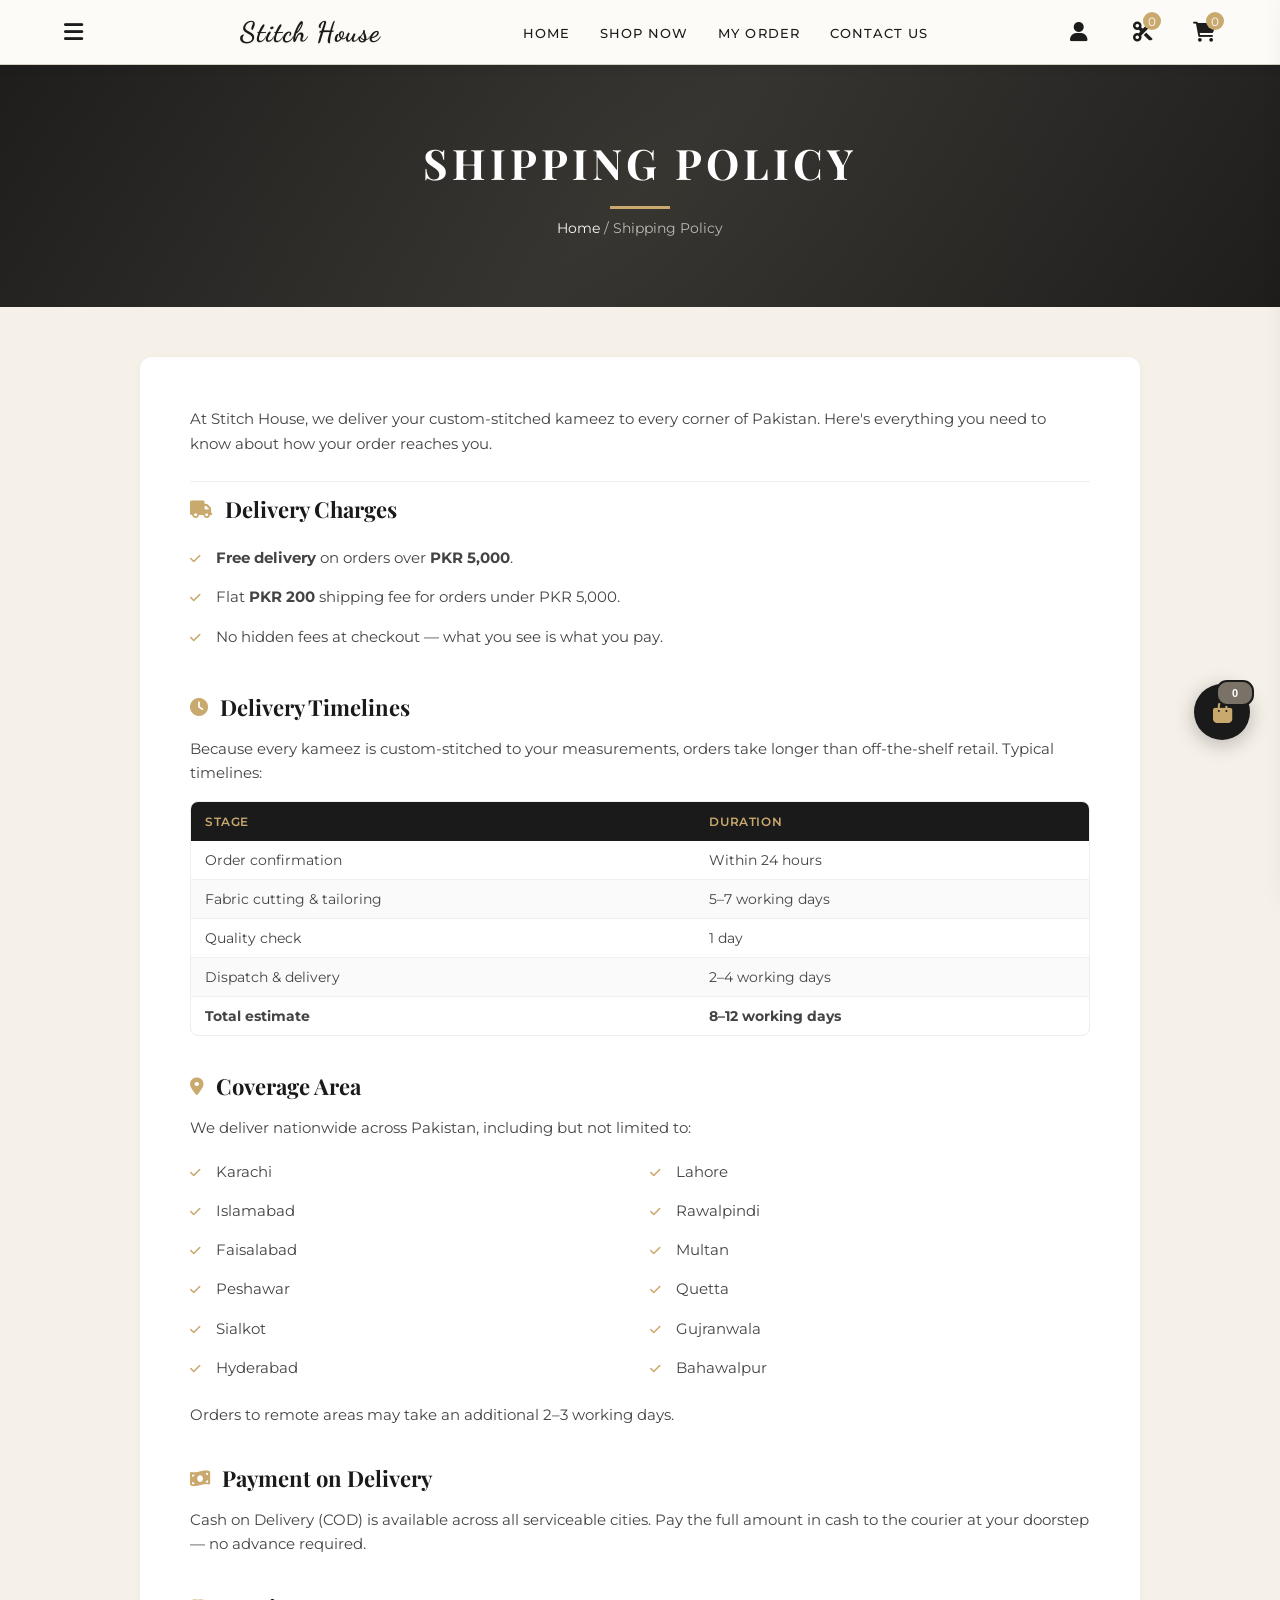
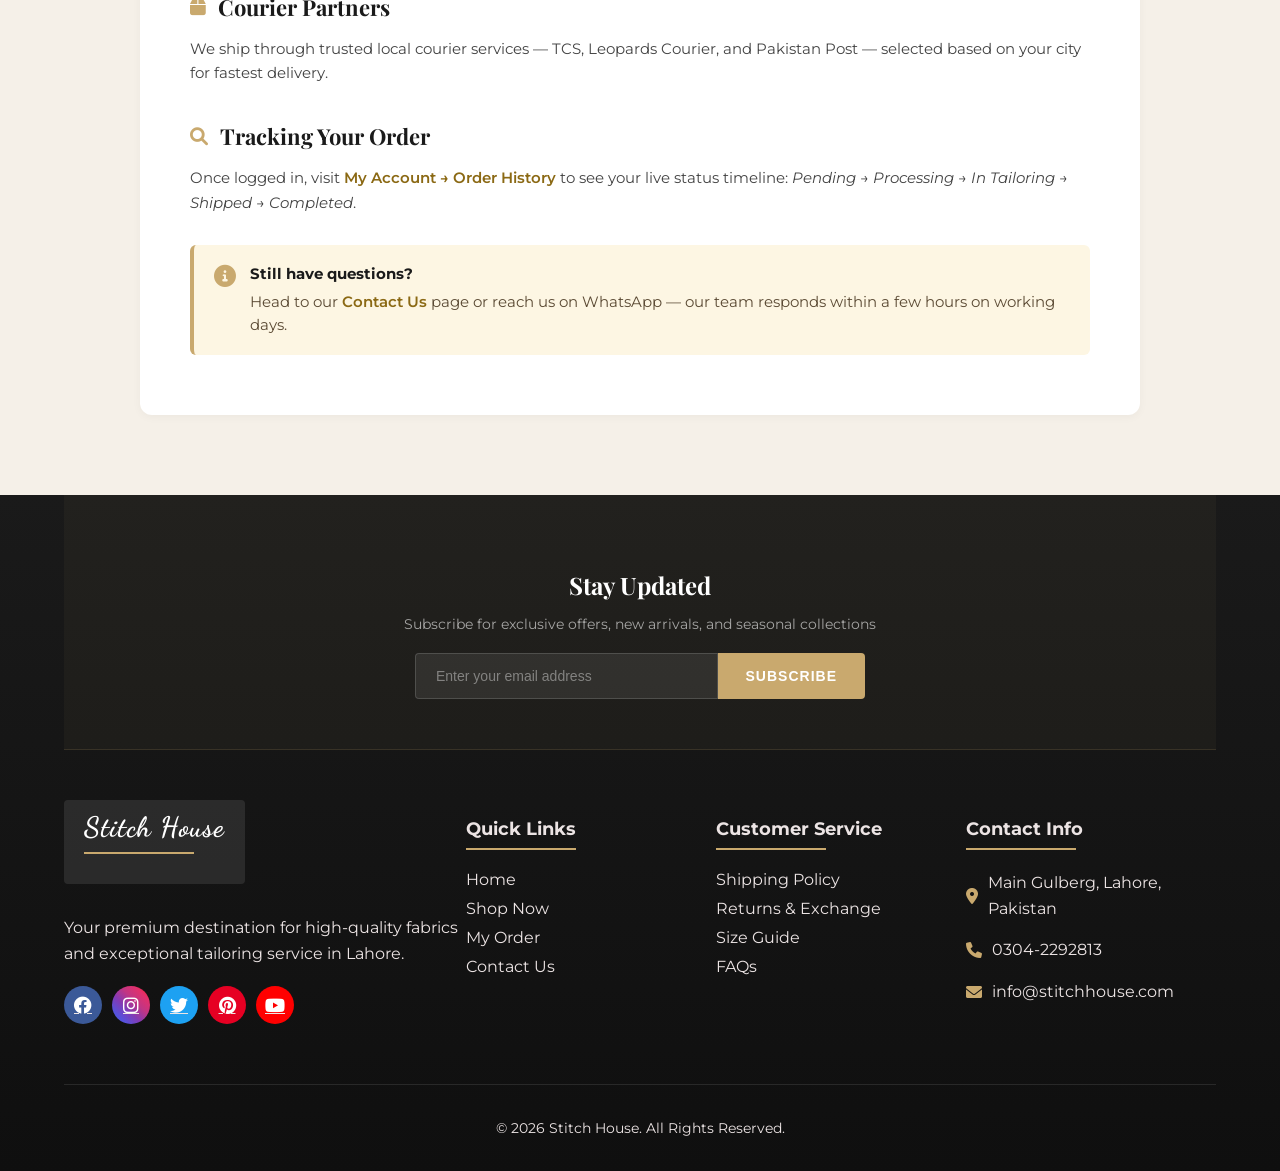
<file: product/shipping-policy.html>
<!DOCTYPE html>
<html lang="en">
<head>
    <meta charset="UTF-8">
<meta name="viewport" content="width=device-width, initial-scale=1.0">
<meta name="theme-color" content="#F5F0E8">
<title>Shipping Policy - Stitch House</title>
<style>html,body{background-color:#F5F0E8;margin:0;}</style>
<link rel="stylesheet" href="variables.css?v=1776672380">
<link rel="stylesheet" href="styles.css?v=1777055578">
<link rel="stylesheet" href="info-page.css?v=1777056701">
<link rel="stylesheet" href="https://cdnjs.cloudflare.com/ajax/libs/font-awesome/6.0.0-beta3/css/all.min.css">
<link href="https://fonts.googleapis.com/css2?family=Playfair+Display:wght@700&family=Montserrat:wght@400;500;600;700&family=Dancing+Script:wght@600;700&display=swap" rel="stylesheet">
<link rel="stylesheet" href="3d-effects.css?v=1776672380">
</head>
<body>
    <!-- Side Navigation -->
<div class="side-nav">
    <div class="side-nav-content">
        <div class="side-nav-header">
            <div class="logo-container">
                <h2 class="logo-text">Stitch House</h2>
            </div>
            <button class="close-sidenav">
                <i class="fas fa-times"></i>
            </button>
        </div>
        <div class="side-nav-links">
            <ul>
                <li><a href="order.php" class="shop-link"><i class="fas fa-shopping-bag"></i>Shop Now</a></li>
                <li><a href="order.php#cotton-section"><i class="fas fa-tshirt"></i>Cotton Fabrics</a></li>
                <li><a href="order.php#lattha-section"><i class="fas fa-scroll"></i>Lattha Fabrics</a></li>
                <li><a href="order.php#karandi-section"><i class="fas fa-layer-group"></i>Karandi Fabrics</a></li>
                <li><a href="order.php#boski-section"><i class="fas fa-square"></i>Boski Fabrics</a></li>
                <li><a href="order.php#linen-section"><i class="fas fa-wind"></i>Linen Fabrics</a></li>
                <li><a href="order.php#washandwear-section"><i class="fas fa-tshirt"></i>Wash and Wear</a></li>
                <li><a href="order.php#silk-section"><i class="fas fa-stream"></i>Silk Fabrics</a></li>
                <li><a href="order.php#khaddar-section"><i class="fas fa-border-all"></i>Khaddar Fabrics</a></li>
            </ul>
        </div>
        <div class="side-nav-footer">
            <div class="social-icons">
                <a href="#" class="facebook"><i class="fab fa-facebook"></i></a>
                <a href="#" class="instagram"><i class="fab fa-instagram"></i></a>
                <a href="#" class="twitter"><i class="fab fa-twitter"></i></a>
                <a href="#" class="pinterest"><i class="fab fa-pinterest"></i></a>
                <a href="#" class="youtube"><i class="fab fa-youtube"></i></a>
            </div>
        </div>
    </div>
</div>
<div class="side-nav-backdrop"></div>

<header>
    <div class="container">
        <div class="menu-toggle">
            <i class="fas fa-bars"></i>
        </div>
        <div class="site-title">
            <a href="index.php">
                <h1 class="logo-text">Stitch House</h1>
            </a>
        </div>
        <nav>
            <ul>
                <li><a href="index.php" class="nav-link">Home</a></li>
                <li><a href="order.php" class="nav-link">Shop Now</a></li>
                <li><a href="myorder.php" class="nav-link">My Order</a></li>
                <li><a href="contact.php" class="nav-link">Contact Us</a></li>
            </ul>
        </nav>
        <div class="header-actions">
                        <div class="login-link">
                <a href="login.php">
                    <i class="fas fa-user"></i>
                </a>
            </div>
            
            <div class="myorder-link">
                <a href="myorder.php" title="My Order">
                    <i class="fas fa-cut"></i>
                    <span class="myorder-count">0</span>
                </a>
            </div>

            <div class="cart-link" id="cart-drawer-trigger">
                <a href="cart.php" title="Cart">
                    <i class="fas fa-shopping-cart"></i>
                    <span class="cart-count">0</span>
                </a>
            </div>

                    </div>
    </div>
</header>

<!-- Cart Drawer -->
<div class="cart-drawer-backdrop" id="cart-drawer-backdrop"></div>
<div class="cart-drawer" id="cart-drawer">
    <div class="cart-drawer-header">
        <h3>Your Cart <span class="cart-drawer-count">(0 items)</span></h3>
        <button class="cart-drawer-close" id="cart-drawer-close">&times;</button>
    </div>
    <div class="cart-drawer-items" id="cart-drawer-items">
                <div class="cart-drawer-empty">
            <i class="fas fa-shopping-cart"></i>
            <p>Your cart is empty</p>
        </div>
            </div>
    <div class="cart-drawer-footer">
        <div class="cart-drawer-total">
            <span>Subtotal</span>
            <span class="total-amount">PKR 0</span>
        </div>
        <a href="cart.php" class="cart-drawer-btn checkout">View Cart & Checkout</a>
        <button class="cart-drawer-btn continue" id="cart-drawer-continue">Continue Shopping</button>
    </div>
</div>

    <section class="page-banner">
        <div class="container">
            <h1>Shipping Policy</h1>
            <div class="breadcrumb">
                <a href="index.php">Home</a> / <span>Shipping Policy</span>
            </div>
        </div>
    </section>

    <section class="info-section">
        <div class="container">
            <div class="info-panel">
                <p class="info-intro">
                    At Stitch House, we deliver your custom-stitched kameez to every corner of Pakistan.
                    Here's everything you need to know about how your order reaches you.
                </p>

                <h2><i class="fas fa-truck"></i> Delivery Charges</h2>
                <ul class="info-list">
                    <li><strong>Free delivery</strong> on orders over <strong>PKR 5,000</strong>.</li>
                    <li>Flat <strong>PKR 200</strong> shipping fee for orders under PKR 5,000.</li>
                    <li>No hidden fees at checkout — what you see is what you pay.</li>
                </ul>

                <h2><i class="fas fa-clock"></i> Delivery Timelines</h2>
                <p>
                    Because every kameez is custom-stitched to your measurements, orders take longer than
                    off-the-shelf retail. Typical timelines:
                </p>
                <div class="info-table">
                    <table>
                        <thead>
                            <tr>
                                <th>Stage</th>
                                <th>Duration</th>
                            </tr>
                        </thead>
                        <tbody>
                            <tr><td>Order confirmation</td><td>Within 24 hours</td></tr>
                            <tr><td>Fabric cutting &amp; tailoring</td><td>5–7 working days</td></tr>
                            <tr><td>Quality check</td><td>1 day</td></tr>
                            <tr><td>Dispatch &amp; delivery</td><td>2–4 working days</td></tr>
                            <tr><td><strong>Total estimate</strong></td><td><strong>8–12 working days</strong></td></tr>
                        </tbody>
                    </table>
                </div>

                <h2><i class="fas fa-map-marker-alt"></i> Coverage Area</h2>
                <p>
                    We deliver nationwide across Pakistan, including but not limited to:
                </p>
                <ul class="info-list two-col">
                    <li>Karachi</li>
                    <li>Lahore</li>
                    <li>Islamabad</li>
                    <li>Rawalpindi</li>
                    <li>Faisalabad</li>
                    <li>Multan</li>
                    <li>Peshawar</li>
                    <li>Quetta</li>
                    <li>Sialkot</li>
                    <li>Gujranwala</li>
                    <li>Hyderabad</li>
                    <li>Bahawalpur</li>
                </ul>
                <p>
                    Orders to remote areas may take an additional 2–3 working days.
                </p>

                <h2><i class="fas fa-money-bill-wave"></i> Payment on Delivery</h2>
                <p>
                    Cash on Delivery (COD) is available across all serviceable cities. Pay the full
                    amount in cash to the courier at your doorstep — no advance required.
                </p>

                <h2><i class="fas fa-box"></i> Courier Partners</h2>
                <p>
                    We ship through trusted local courier services — TCS, Leopards Courier, and
                    Pakistan Post — selected based on your city for fastest delivery.
                </p>

                <h2><i class="fas fa-search"></i> Tracking Your Order</h2>
                <p>
                    Once logged in, visit <a href="dashboard.php?tab=orders">My Account → Order History</a>
                    to see your live status timeline:
                    <em>Pending → Processing → In Tailoring → Shipped → Completed</em>.
                </p>

                <div class="info-callout">
                    <i class="fas fa-info-circle"></i>
                    <div>
                        <strong>Still have questions?</strong>
                        Head to our <a href="contact.php">Contact Us</a> page or reach us on WhatsApp —
                        our team responds within a few hours on working days.
                    </div>
                </div>
            </div>
        </div>
    </section>

    <footer>
    <div class="container">
        <!-- Newsletter Section -->
        <div class="footer-newsletter reveal">
            <h3>Stay Updated</h3>
            <p>Subscribe for exclusive offers, new arrivals, and seasonal collections</p>
            <form class="newsletter-form" onsubmit="event.preventDefault(); this.querySelector('button').textContent='Subscribed!'; this.querySelector('input').value='';">
                <input type="email" placeholder="Enter your email address" required>
                <button type="submit">Subscribe</button>
            </form>
        </div>

        <div class="footer-content">
            <div class="footer-section about reveal">
                <div class="footer-logo">
                    <a href="index.php" class="logo-button">
                        <h3 class="logo-text">Stitch House</h3>
                    </a>
                </div>
                <p>Your premium destination for high-quality fabrics and exceptional tailoring service in Lahore.</p>
                <div class="social-icons">
                    <a href="#" class="facebook"><i class="fab fa-facebook"></i></a>
                    <a href="#" class="instagram"><i class="fab fa-instagram"></i></a>
                    <a href="#" class="twitter"><i class="fab fa-twitter"></i></a>
                    <a href="#" class="pinterest"><i class="fab fa-pinterest"></i></a>
                    <a href="#" class="youtube"><i class="fab fa-youtube"></i></a>
                </div>
            </div>
            <div class="footer-section links reveal reveal-delay-1">
                <h3>Quick Links</h3>
                <ul>
                    <li><a href="index.php">Home</a></li>
                    <li><a href="order.php">Shop Now</a></li>
                    <li><a href="myorder.php">My Order</a></li>
                    <li><a href="contact.php">Contact Us</a></li>
                </ul>
            </div>
            <div class="footer-section customer-service reveal reveal-delay-2">
                <h3>Customer Service</h3>
                <ul>
                    <li><a href="shipping-policy.php">Shipping Policy</a></li>
                    <li><a href="returns.php">Returns &amp; Exchange</a></li>
                    <li><a href="size-guide.php">Size Guide</a></li>
                    <li><a href="faqs.php">FAQs</a></li>
                </ul>
            </div>
            <div class="footer-section contact reveal reveal-delay-3">
                <h3>Contact Info</h3>
                <p><i class="fas fa-map-marker-alt"></i> Main Gulberg, Lahore, Pakistan</p>
                <p><i class="fas fa-phone"></i> 0304-2292813</p>
                <p><i class="fas fa-envelope"></i> info@stitchhouse.com</p>
            </div>
        </div>
        <div class="footer-bottom">
            <p>&copy; 2026 Stitch House. All Rights Reserved.</p>
        </div>
    </div>
</footer>

<div class="back-to-top">
    <i class="fas fa-arrow-up"></i>
</div>

<button type="button" class="cart-float" id="cart-float-btn" aria-label="Open cart" title="Your Cart">
    <i class="fas fa-shopping-bag"></i>
    <span class="cart-float-count is-empty">0</span>
</button>

    <script>
document.addEventListener('DOMContentLoaded', function() {
    // ==========================================
    // HEADER SCROLL EFFECT
    // ==========================================
    const header = document.querySelector('header');
    if (header) {
        window.addEventListener('scroll', () => {
            header.classList.toggle('header-scrolled', window.scrollY > 50);
        });
    }

    // ==========================================
    // SIDE NAVIGATION
    // ==========================================
    const sideNavToggle = document.querySelector('.menu-toggle');
    const sideNav = document.querySelector('.side-nav');
    const sideNavBackdrop = document.querySelector('.side-nav-backdrop');
    const sideNavClose = document.querySelector('.close-sidenav');

    if (sideNavToggle && sideNav) {
        sideNavToggle.addEventListener('click', () => {
            sideNav.classList.add('open');
            sideNavBackdrop.classList.add('active');
            document.body.classList.add('no-scroll');
        });
    }

    function closeSideNav() {
        if (sideNav) {
            sideNav.classList.remove('open');
            sideNavBackdrop.classList.remove('active');
            document.body.classList.remove('no-scroll');
        }
    }

    if (sideNavClose) sideNavClose.addEventListener('click', closeSideNav);
    if (sideNavBackdrop) sideNavBackdrop.addEventListener('click', closeSideNav);

    // ==========================================
    // BACK TO TOP BUTTON
    // ==========================================
    const backToTopBtn = document.querySelector('.back-to-top');
    if (backToTopBtn) {
        window.addEventListener('scroll', () => {
            backToTopBtn.classList.toggle('show', window.pageYOffset > 300);
        });
        backToTopBtn.addEventListener('click', () => {
            window.scrollTo({ top: 0, behavior: 'smooth' });
        });
    }

    // ==========================================
    // MOBILE NAV TOGGLE
    // ==========================================
    const menuToggle = document.querySelector('.menu-toggle');
    const nav = document.querySelector('nav');
    if (menuToggle && nav) {
        menuToggle.addEventListener('click', () => nav.classList.toggle('active'));
    }

    // ==========================================
    // IMAGE ERROR HANDLING
    // ==========================================
    document.querySelectorAll('img').forEach(img => {
        img.addEventListener('error', function() {
            if (!this.src.includes('placeholder')) {
                const src = this.src;
                if (src.endsWith('.jpg')) {
                    this.src = src.replace('.jpg', '.webp');
                } else if (src.endsWith('.webp')) {
                    this.src = 'images/placeholder.jpg';
                } else {
                    this.src = 'images/placeholder.jpg';
                }
            }
        });
    });

    // ==========================================
    // ANNOUNCEMENT BAR
    // ==========================================
    const announcementBar = document.getElementById('announcement-bar');
    const announcementClose = document.getElementById('announcement-close');
    if (announcementBar && sessionStorage.getItem('announcementClosed') === 'true') {
        announcementBar.style.display = 'none';
    }
    if (announcementClose) {
        announcementClose.addEventListener('click', () => {
            announcementBar.style.display = 'none';
            sessionStorage.setItem('announcementClosed', 'true');
        });
    }

    // ==========================================
    // SCROLL REVEAL ANIMATIONS
    // ==========================================
    const revealObserver = new IntersectionObserver((entries) => {
        entries.forEach(entry => {
            if (entry.isIntersecting) {
                entry.target.classList.add('active');
                revealObserver.unobserve(entry.target);
            }
        });
    }, { threshold: 0.15 });

    document.querySelectorAll('.reveal').forEach(el => revealObserver.observe(el));

    // ==========================================
    // CART DRAWER
    // ==========================================
    const cartDrawer = document.getElementById('cart-drawer');
    const cartBackdrop = document.getElementById('cart-drawer-backdrop');
    const cartClose = document.getElementById('cart-drawer-close');
    const cartContinue = document.getElementById('cart-drawer-continue');
    const cartTrigger = document.getElementById('cart-drawer-trigger');

    function openCartDrawer(e) {
        if (e) e.preventDefault();
        if (cartDrawer) cartDrawer.classList.add('open');
        if (cartBackdrop) cartBackdrop.classList.add('active');
        document.body.classList.add('no-scroll');
    }

    function closeCartDrawer() {
        if (cartDrawer) cartDrawer.classList.remove('open');
        if (cartBackdrop) cartBackdrop.classList.remove('active');
        document.body.classList.remove('no-scroll');
    }

    if (cartTrigger) {
        const cartLink = cartTrigger.querySelector('a');
        if (cartLink) {
            cartLink.addEventListener('click', openCartDrawer);
        }
    }
    const cartFloatBtn = document.getElementById('cart-float-btn');
    if (cartFloatBtn) cartFloatBtn.addEventListener('click', openCartDrawer);
    if (cartClose) cartClose.addEventListener('click', closeCartDrawer);
    if (cartBackdrop) cartBackdrop.addEventListener('click', closeCartDrawer);
    if (cartContinue) cartContinue.addEventListener('click', closeCartDrawer);

    // ==========================================
    // TESTIMONIAL CAROUSEL
    // ==========================================
    const testimonialSlides = document.querySelectorAll('.testimonial-slide');
    const testimonialDotsContainer = document.querySelector('.testimonial-dots');

    if (testimonialSlides.length > 1 && testimonialDotsContainer) {
        let currentTestimonial = 0;

        // Create dots
        testimonialSlides.forEach((_, i) => {
            const dot = document.createElement('button');
            dot.className = 'testimonial-dot' + (i === 0 ? ' active' : '');
            dot.addEventListener('click', () => goToTestimonial(i));
            testimonialDotsContainer.appendChild(dot);
        });

        function goToTestimonial(index) {
            testimonialSlides.forEach(s => s.classList.remove('active'));
            document.querySelectorAll('.testimonial-dot').forEach(d => d.classList.remove('active'));
            testimonialSlides[index].classList.add('active');
            document.querySelectorAll('.testimonial-dot')[index].classList.add('active');
            currentTestimonial = index;
        }

        setInterval(() => {
            goToTestimonial((currentTestimonial + 1) % testimonialSlides.length);
        }, 5000);
    }

    // ==========================================
    // USER DROPDOWN
    // ==========================================
    document.addEventListener('click', function(e) {
        document.querySelectorAll('.user-dropdown').forEach(dropdown => {
            if (!dropdown.contains(e.target)) {
                dropdown.classList.remove('active');
            }
        });
    });
});

// Global function for user dropdown toggle
function toggleUserDropdown(btn) {
    const dropdown = btn.closest('.user-dropdown');
    if (dropdown) dropdown.classList.toggle('active');
}

// Cart drawer quantity update (PHP version - full page form post)
function updateDrawerQty(index, delta) {
    const form = document.createElement('form');
    form.method = 'POST';
    form.action = 'cart.php';
    form.innerHTML = '<input type="hidden" name="action" value="update_quantity">' +
        '<input type="hidden" name="index" value="' + index + '">' +
        '<input type="hidden" name="quantity" value="' + Math.max(1, delta) + '">';
    document.body.appendChild(form);
    form.submit();
}

function removeDrawerItem(index) {
    const form = document.createElement('form');
    form.method = 'POST';
    form.action = 'cart.php';
    form.innerHTML = '<input type="hidden" name="action" value="remove_item">' +
        '<input type="hidden" name="index" value="' + index + '">';
    document.body.appendChild(form);
    form.submit();
}
</script>
<script src="3d-effects.js"></script>
</body>
</html>
</file>
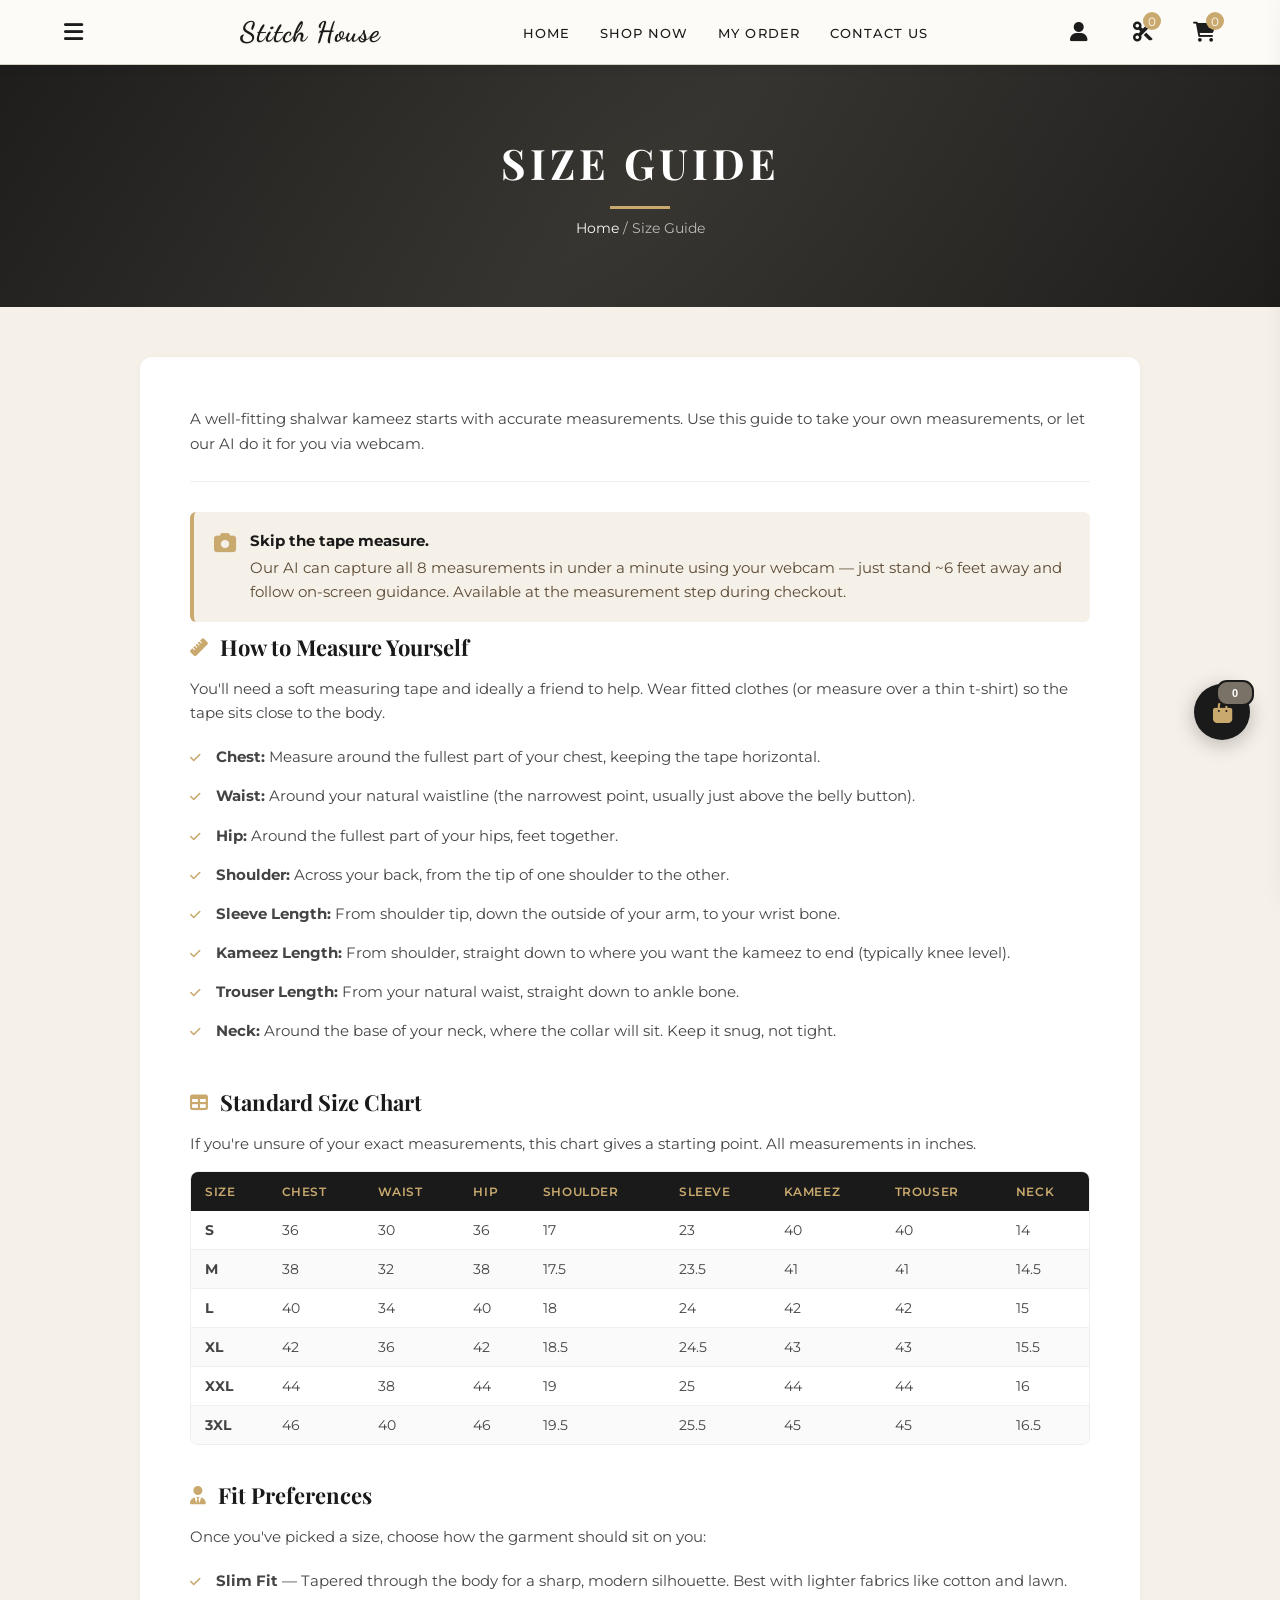
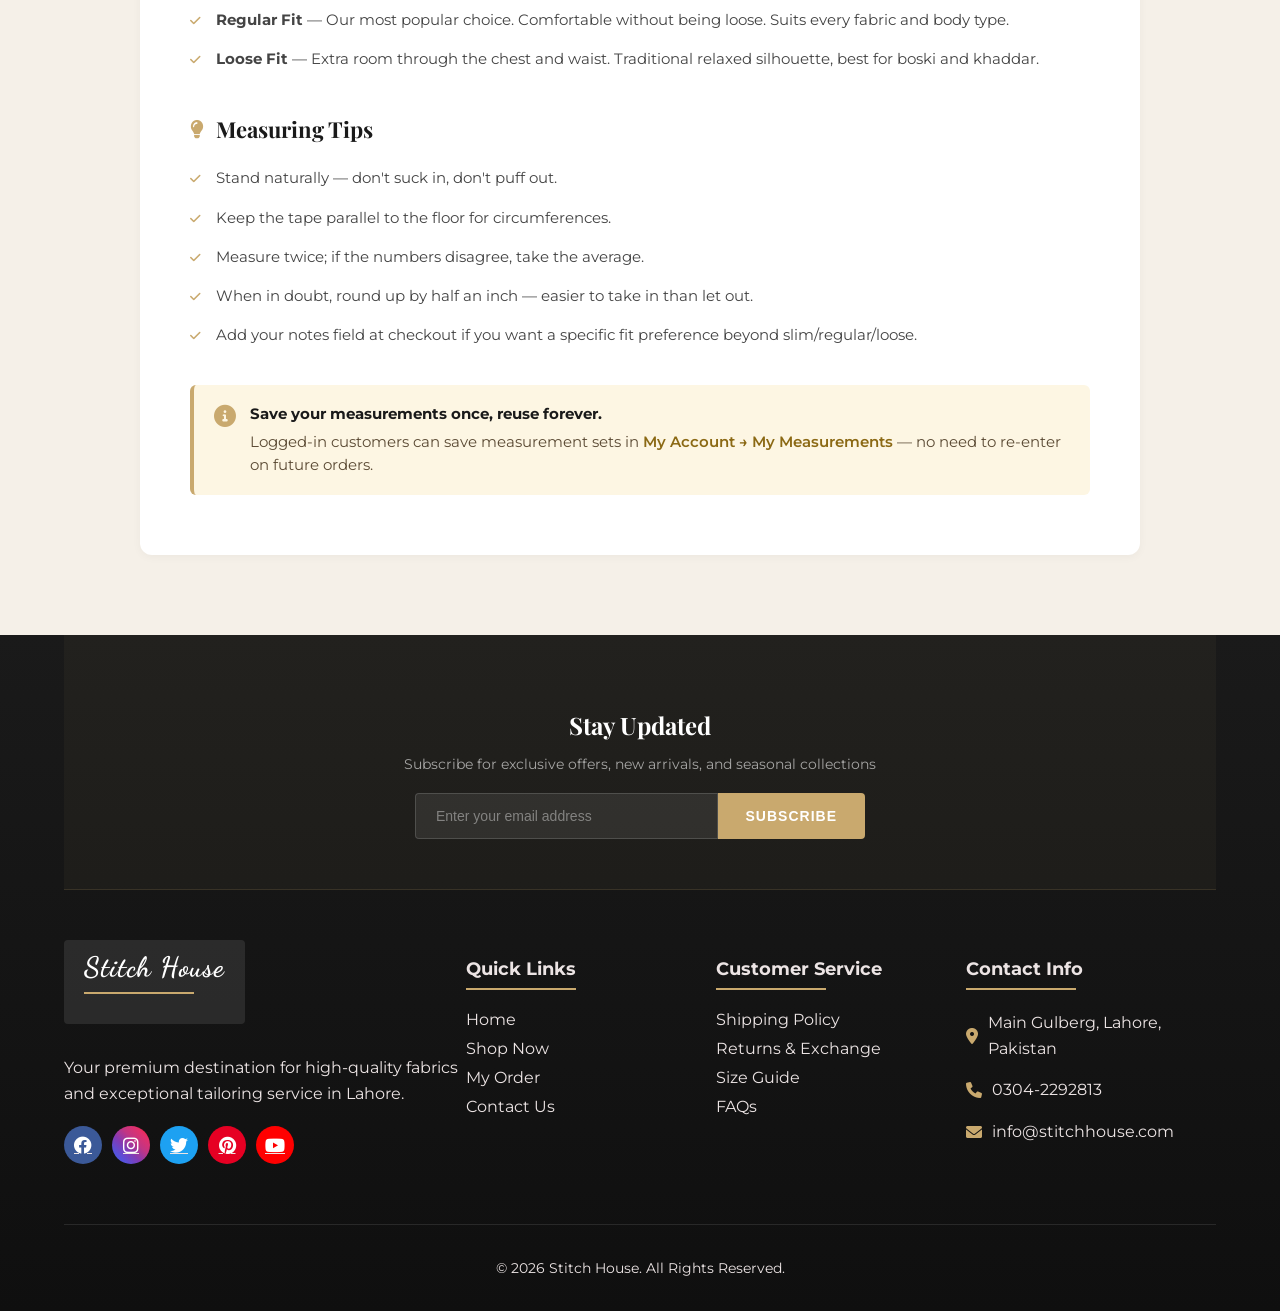
<file: product/size-guide.html>
<!DOCTYPE html>
<html lang="en">
<head>
    <meta charset="UTF-8">
<meta name="viewport" content="width=device-width, initial-scale=1.0">
<meta name="theme-color" content="#F5F0E8">
<title>Size Guide - Stitch House</title>
<style>html,body{background-color:#F5F0E8;margin:0;}</style>
<link rel="stylesheet" href="variables.css?v=1776672380">
<link rel="stylesheet" href="styles.css?v=1777055578">
<link rel="stylesheet" href="info-page.css?v=1777056701">
<link rel="stylesheet" href="https://cdnjs.cloudflare.com/ajax/libs/font-awesome/6.0.0-beta3/css/all.min.css">
<link href="https://fonts.googleapis.com/css2?family=Playfair+Display:wght@700&family=Montserrat:wght@400;500;600;700&family=Dancing+Script:wght@600;700&display=swap" rel="stylesheet">
<link rel="stylesheet" href="3d-effects.css?v=1776672380">
</head>
<body>
    <!-- Side Navigation -->
<div class="side-nav">
    <div class="side-nav-content">
        <div class="side-nav-header">
            <div class="logo-container">
                <h2 class="logo-text">Stitch House</h2>
            </div>
            <button class="close-sidenav">
                <i class="fas fa-times"></i>
            </button>
        </div>
        <div class="side-nav-links">
            <ul>
                <li><a href="order.php" class="shop-link"><i class="fas fa-shopping-bag"></i>Shop Now</a></li>
                <li><a href="order.php#cotton-section"><i class="fas fa-tshirt"></i>Cotton Fabrics</a></li>
                <li><a href="order.php#lattha-section"><i class="fas fa-scroll"></i>Lattha Fabrics</a></li>
                <li><a href="order.php#karandi-section"><i class="fas fa-layer-group"></i>Karandi Fabrics</a></li>
                <li><a href="order.php#boski-section"><i class="fas fa-square"></i>Boski Fabrics</a></li>
                <li><a href="order.php#linen-section"><i class="fas fa-wind"></i>Linen Fabrics</a></li>
                <li><a href="order.php#washandwear-section"><i class="fas fa-tshirt"></i>Wash and Wear</a></li>
                <li><a href="order.php#silk-section"><i class="fas fa-stream"></i>Silk Fabrics</a></li>
                <li><a href="order.php#khaddar-section"><i class="fas fa-border-all"></i>Khaddar Fabrics</a></li>
            </ul>
        </div>
        <div class="side-nav-footer">
            <div class="social-icons">
                <a href="#" class="facebook"><i class="fab fa-facebook"></i></a>
                <a href="#" class="instagram"><i class="fab fa-instagram"></i></a>
                <a href="#" class="twitter"><i class="fab fa-twitter"></i></a>
                <a href="#" class="pinterest"><i class="fab fa-pinterest"></i></a>
                <a href="#" class="youtube"><i class="fab fa-youtube"></i></a>
            </div>
        </div>
    </div>
</div>
<div class="side-nav-backdrop"></div>

<header>
    <div class="container">
        <div class="menu-toggle">
            <i class="fas fa-bars"></i>
        </div>
        <div class="site-title">
            <a href="index.php">
                <h1 class="logo-text">Stitch House</h1>
            </a>
        </div>
        <nav>
            <ul>
                <li><a href="index.php" class="nav-link">Home</a></li>
                <li><a href="order.php" class="nav-link">Shop Now</a></li>
                <li><a href="myorder.php" class="nav-link">My Order</a></li>
                <li><a href="contact.php" class="nav-link">Contact Us</a></li>
            </ul>
        </nav>
        <div class="header-actions">
                        <div class="login-link">
                <a href="login.php">
                    <i class="fas fa-user"></i>
                </a>
            </div>
            
            <div class="myorder-link">
                <a href="myorder.php" title="My Order">
                    <i class="fas fa-cut"></i>
                    <span class="myorder-count">0</span>
                </a>
            </div>

            <div class="cart-link" id="cart-drawer-trigger">
                <a href="cart.php" title="Cart">
                    <i class="fas fa-shopping-cart"></i>
                    <span class="cart-count">0</span>
                </a>
            </div>

                    </div>
    </div>
</header>

<!-- Cart Drawer -->
<div class="cart-drawer-backdrop" id="cart-drawer-backdrop"></div>
<div class="cart-drawer" id="cart-drawer">
    <div class="cart-drawer-header">
        <h3>Your Cart <span class="cart-drawer-count">(0 items)</span></h3>
        <button class="cart-drawer-close" id="cart-drawer-close">&times;</button>
    </div>
    <div class="cart-drawer-items" id="cart-drawer-items">
                <div class="cart-drawer-empty">
            <i class="fas fa-shopping-cart"></i>
            <p>Your cart is empty</p>
        </div>
            </div>
    <div class="cart-drawer-footer">
        <div class="cart-drawer-total">
            <span>Subtotal</span>
            <span class="total-amount">PKR 0</span>
        </div>
        <a href="cart.php" class="cart-drawer-btn checkout">View Cart & Checkout</a>
        <button class="cart-drawer-btn continue" id="cart-drawer-continue">Continue Shopping</button>
    </div>
</div>

    <section class="page-banner">
        <div class="container">
            <h1>Size Guide</h1>
            <div class="breadcrumb">
                <a href="index.php">Home</a> / <span>Size Guide</span>
            </div>
        </div>
    </section>

    <section class="info-section">
        <div class="container">
            <div class="info-panel">
                <p class="info-intro">
                    A well-fitting shalwar kameez starts with accurate measurements. Use this guide
                    to take your own measurements, or let our AI do it for you via webcam.
                </p>

                <div class="info-callout" style="background: var(--bg-light); border-left-color: var(--gold-color);">
                    <i class="fas fa-camera"></i>
                    <div>
                        <strong>Skip the tape measure.</strong>
                        Our AI can capture all 8 measurements in under a minute using your webcam —
                        just stand ~6 feet away and follow on-screen guidance. Available at the
                        measurement step during checkout.
                    </div>
                </div>

                <h2><i class="fas fa-ruler"></i> How to Measure Yourself</h2>
                <p>
                    You'll need a soft measuring tape and ideally a friend to help. Wear fitted
                    clothes (or measure over a thin t-shirt) so the tape sits close to the body.
                </p>
                <ul class="info-list">
                    <li><strong>Chest:</strong> Measure around the fullest part of your chest, keeping the tape horizontal.</li>
                    <li><strong>Waist:</strong> Around your natural waistline (the narrowest point, usually just above the belly button).</li>
                    <li><strong>Hip:</strong> Around the fullest part of your hips, feet together.</li>
                    <li><strong>Shoulder:</strong> Across your back, from the tip of one shoulder to the other.</li>
                    <li><strong>Sleeve Length:</strong> From shoulder tip, down the outside of your arm, to your wrist bone.</li>
                    <li><strong>Kameez Length:</strong> From shoulder, straight down to where you want the kameez to end (typically knee level).</li>
                    <li><strong>Trouser Length:</strong> From your natural waist, straight down to ankle bone.</li>
                    <li><strong>Neck:</strong> Around the base of your neck, where the collar will sit. Keep it snug, not tight.</li>
                </ul>

                <h2><i class="fas fa-table"></i> Standard Size Chart</h2>
                <p>
                    If you're unsure of your exact measurements, this chart gives a starting point.
                    All measurements in inches.
                </p>
                <div class="info-table">
                    <table>
                        <thead>
                            <tr>
                                <th>Size</th>
                                <th>Chest</th>
                                <th>Waist</th>
                                <th>Hip</th>
                                <th>Shoulder</th>
                                <th>Sleeve</th>
                                <th>Kameez</th>
                                <th>Trouser</th>
                                <th>Neck</th>
                            </tr>
                        </thead>
                        <tbody>
                            <tr><td><strong>S</strong></td><td>36</td><td>30</td><td>36</td><td>17</td><td>23</td><td>40</td><td>40</td><td>14</td></tr>
                            <tr><td><strong>M</strong></td><td>38</td><td>32</td><td>38</td><td>17.5</td><td>23.5</td><td>41</td><td>41</td><td>14.5</td></tr>
                            <tr><td><strong>L</strong></td><td>40</td><td>34</td><td>40</td><td>18</td><td>24</td><td>42</td><td>42</td><td>15</td></tr>
                            <tr><td><strong>XL</strong></td><td>42</td><td>36</td><td>42</td><td>18.5</td><td>24.5</td><td>43</td><td>43</td><td>15.5</td></tr>
                            <tr><td><strong>XXL</strong></td><td>44</td><td>38</td><td>44</td><td>19</td><td>25</td><td>44</td><td>44</td><td>16</td></tr>
                            <tr><td><strong>3XL</strong></td><td>46</td><td>40</td><td>46</td><td>19.5</td><td>25.5</td><td>45</td><td>45</td><td>16.5</td></tr>
                        </tbody>
                    </table>
                </div>

                <h2><i class="fas fa-user-tie"></i> Fit Preferences</h2>
                <p>
                    Once you've picked a size, choose how the garment should sit on you:
                </p>
                <ul class="info-list">
                    <li><strong>Slim Fit</strong> — Tapered through the body for a sharp, modern silhouette. Best with lighter fabrics like cotton and lawn.</li>
                    <li><strong>Regular Fit</strong> — Our most popular choice. Comfortable without being loose. Suits every fabric and body type.</li>
                    <li><strong>Loose Fit</strong> — Extra room through the chest and waist. Traditional relaxed silhouette, best for boski and khaddar.</li>
                </ul>

                <h2><i class="fas fa-lightbulb"></i> Measuring Tips</h2>
                <ul class="info-list">
                    <li>Stand naturally — don't suck in, don't puff out.</li>
                    <li>Keep the tape parallel to the floor for circumferences.</li>
                    <li>Measure twice; if the numbers disagree, take the average.</li>
                    <li>When in doubt, round up by half an inch — easier to take in than let out.</li>
                    <li>Add your notes field at checkout if you want a specific fit preference beyond slim/regular/loose.</li>
                </ul>

                <div class="info-callout">
                    <i class="fas fa-info-circle"></i>
                    <div>
                        <strong>Save your measurements once, reuse forever.</strong>
                        Logged-in customers can save measurement sets in
                        <a href="dashboard.php?tab=measurements">My Account → My Measurements</a> — no
                        need to re-enter on future orders.
                    </div>
                </div>
            </div>
        </div>
    </section>

    <footer>
    <div class="container">
        <!-- Newsletter Section -->
        <div class="footer-newsletter reveal">
            <h3>Stay Updated</h3>
            <p>Subscribe for exclusive offers, new arrivals, and seasonal collections</p>
            <form class="newsletter-form" onsubmit="event.preventDefault(); this.querySelector('button').textContent='Subscribed!'; this.querySelector('input').value='';">
                <input type="email" placeholder="Enter your email address" required>
                <button type="submit">Subscribe</button>
            </form>
        </div>

        <div class="footer-content">
            <div class="footer-section about reveal">
                <div class="footer-logo">
                    <a href="index.php" class="logo-button">
                        <h3 class="logo-text">Stitch House</h3>
                    </a>
                </div>
                <p>Your premium destination for high-quality fabrics and exceptional tailoring service in Lahore.</p>
                <div class="social-icons">
                    <a href="#" class="facebook"><i class="fab fa-facebook"></i></a>
                    <a href="#" class="instagram"><i class="fab fa-instagram"></i></a>
                    <a href="#" class="twitter"><i class="fab fa-twitter"></i></a>
                    <a href="#" class="pinterest"><i class="fab fa-pinterest"></i></a>
                    <a href="#" class="youtube"><i class="fab fa-youtube"></i></a>
                </div>
            </div>
            <div class="footer-section links reveal reveal-delay-1">
                <h3>Quick Links</h3>
                <ul>
                    <li><a href="index.php">Home</a></li>
                    <li><a href="order.php">Shop Now</a></li>
                    <li><a href="myorder.php">My Order</a></li>
                    <li><a href="contact.php">Contact Us</a></li>
                </ul>
            </div>
            <div class="footer-section customer-service reveal reveal-delay-2">
                <h3>Customer Service</h3>
                <ul>
                    <li><a href="shipping-policy.php">Shipping Policy</a></li>
                    <li><a href="returns.php">Returns &amp; Exchange</a></li>
                    <li><a href="size-guide.php">Size Guide</a></li>
                    <li><a href="faqs.php">FAQs</a></li>
                </ul>
            </div>
            <div class="footer-section contact reveal reveal-delay-3">
                <h3>Contact Info</h3>
                <p><i class="fas fa-map-marker-alt"></i> Main Gulberg, Lahore, Pakistan</p>
                <p><i class="fas fa-phone"></i> 0304-2292813</p>
                <p><i class="fas fa-envelope"></i> info@stitchhouse.com</p>
            </div>
        </div>
        <div class="footer-bottom">
            <p>&copy; 2026 Stitch House. All Rights Reserved.</p>
        </div>
    </div>
</footer>

<div class="back-to-top">
    <i class="fas fa-arrow-up"></i>
</div>

<button type="button" class="cart-float" id="cart-float-btn" aria-label="Open cart" title="Your Cart">
    <i class="fas fa-shopping-bag"></i>
    <span class="cart-float-count is-empty">0</span>
</button>

    <script>
document.addEventListener('DOMContentLoaded', function() {
    // ==========================================
    // HEADER SCROLL EFFECT
    // ==========================================
    const header = document.querySelector('header');
    if (header) {
        window.addEventListener('scroll', () => {
            header.classList.toggle('header-scrolled', window.scrollY > 50);
        });
    }

    // ==========================================
    // SIDE NAVIGATION
    // ==========================================
    const sideNavToggle = document.querySelector('.menu-toggle');
    const sideNav = document.querySelector('.side-nav');
    const sideNavBackdrop = document.querySelector('.side-nav-backdrop');
    const sideNavClose = document.querySelector('.close-sidenav');

    if (sideNavToggle && sideNav) {
        sideNavToggle.addEventListener('click', () => {
            sideNav.classList.add('open');
            sideNavBackdrop.classList.add('active');
            document.body.classList.add('no-scroll');
        });
    }

    function closeSideNav() {
        if (sideNav) {
            sideNav.classList.remove('open');
            sideNavBackdrop.classList.remove('active');
            document.body.classList.remove('no-scroll');
        }
    }

    if (sideNavClose) sideNavClose.addEventListener('click', closeSideNav);
    if (sideNavBackdrop) sideNavBackdrop.addEventListener('click', closeSideNav);

    // ==========================================
    // BACK TO TOP BUTTON
    // ==========================================
    const backToTopBtn = document.querySelector('.back-to-top');
    if (backToTopBtn) {
        window.addEventListener('scroll', () => {
            backToTopBtn.classList.toggle('show', window.pageYOffset > 300);
        });
        backToTopBtn.addEventListener('click', () => {
            window.scrollTo({ top: 0, behavior: 'smooth' });
        });
    }

    // ==========================================
    // MOBILE NAV TOGGLE
    // ==========================================
    const menuToggle = document.querySelector('.menu-toggle');
    const nav = document.querySelector('nav');
    if (menuToggle && nav) {
        menuToggle.addEventListener('click', () => nav.classList.toggle('active'));
    }

    // ==========================================
    // IMAGE ERROR HANDLING
    // ==========================================
    document.querySelectorAll('img').forEach(img => {
        img.addEventListener('error', function() {
            if (!this.src.includes('placeholder')) {
                const src = this.src;
                if (src.endsWith('.jpg')) {
                    this.src = src.replace('.jpg', '.webp');
                } else if (src.endsWith('.webp')) {
                    this.src = 'images/placeholder.jpg';
                } else {
                    this.src = 'images/placeholder.jpg';
                }
            }
        });
    });

    // ==========================================
    // ANNOUNCEMENT BAR
    // ==========================================
    const announcementBar = document.getElementById('announcement-bar');
    const announcementClose = document.getElementById('announcement-close');
    if (announcementBar && sessionStorage.getItem('announcementClosed') === 'true') {
        announcementBar.style.display = 'none';
    }
    if (announcementClose) {
        announcementClose.addEventListener('click', () => {
            announcementBar.style.display = 'none';
            sessionStorage.setItem('announcementClosed', 'true');
        });
    }

    // ==========================================
    // SCROLL REVEAL ANIMATIONS
    // ==========================================
    const revealObserver = new IntersectionObserver((entries) => {
        entries.forEach(entry => {
            if (entry.isIntersecting) {
                entry.target.classList.add('active');
                revealObserver.unobserve(entry.target);
            }
        });
    }, { threshold: 0.15 });

    document.querySelectorAll('.reveal').forEach(el => revealObserver.observe(el));

    // ==========================================
    // CART DRAWER
    // ==========================================
    const cartDrawer = document.getElementById('cart-drawer');
    const cartBackdrop = document.getElementById('cart-drawer-backdrop');
    const cartClose = document.getElementById('cart-drawer-close');
    const cartContinue = document.getElementById('cart-drawer-continue');
    const cartTrigger = document.getElementById('cart-drawer-trigger');

    function openCartDrawer(e) {
        if (e) e.preventDefault();
        if (cartDrawer) cartDrawer.classList.add('open');
        if (cartBackdrop) cartBackdrop.classList.add('active');
        document.body.classList.add('no-scroll');
    }

    function closeCartDrawer() {
        if (cartDrawer) cartDrawer.classList.remove('open');
        if (cartBackdrop) cartBackdrop.classList.remove('active');
        document.body.classList.remove('no-scroll');
    }

    if (cartTrigger) {
        const cartLink = cartTrigger.querySelector('a');
        if (cartLink) {
            cartLink.addEventListener('click', openCartDrawer);
        }
    }
    const cartFloatBtn = document.getElementById('cart-float-btn');
    if (cartFloatBtn) cartFloatBtn.addEventListener('click', openCartDrawer);
    if (cartClose) cartClose.addEventListener('click', closeCartDrawer);
    if (cartBackdrop) cartBackdrop.addEventListener('click', closeCartDrawer);
    if (cartContinue) cartContinue.addEventListener('click', closeCartDrawer);

    // ==========================================
    // TESTIMONIAL CAROUSEL
    // ==========================================
    const testimonialSlides = document.querySelectorAll('.testimonial-slide');
    const testimonialDotsContainer = document.querySelector('.testimonial-dots');

    if (testimonialSlides.length > 1 && testimonialDotsContainer) {
        let currentTestimonial = 0;

        // Create dots
        testimonialSlides.forEach((_, i) => {
            const dot = document.createElement('button');
            dot.className = 'testimonial-dot' + (i === 0 ? ' active' : '');
            dot.addEventListener('click', () => goToTestimonial(i));
            testimonialDotsContainer.appendChild(dot);
        });

        function goToTestimonial(index) {
            testimonialSlides.forEach(s => s.classList.remove('active'));
            document.querySelectorAll('.testimonial-dot').forEach(d => d.classList.remove('active'));
            testimonialSlides[index].classList.add('active');
            document.querySelectorAll('.testimonial-dot')[index].classList.add('active');
            currentTestimonial = index;
        }

        setInterval(() => {
            goToTestimonial((currentTestimonial + 1) % testimonialSlides.length);
        }, 5000);
    }

    // ==========================================
    // USER DROPDOWN
    // ==========================================
    document.addEventListener('click', function(e) {
        document.querySelectorAll('.user-dropdown').forEach(dropdown => {
            if (!dropdown.contains(e.target)) {
                dropdown.classList.remove('active');
            }
        });
    });
});

// Global function for user dropdown toggle
function toggleUserDropdown(btn) {
    const dropdown = btn.closest('.user-dropdown');
    if (dropdown) dropdown.classList.toggle('active');
}

// Cart drawer quantity update (PHP version - full page form post)
function updateDrawerQty(index, delta) {
    const form = document.createElement('form');
    form.method = 'POST';
    form.action = 'cart.php';
    form.innerHTML = '<input type="hidden" name="action" value="update_quantity">' +
        '<input type="hidden" name="index" value="' + index + '">' +
        '<input type="hidden" name="quantity" value="' + Math.max(1, delta) + '">';
    document.body.appendChild(form);
    form.submit();
}

function removeDrawerItem(index) {
    const form = document.createElement('form');
    form.method = 'POST';
    form.action = 'cart.php';
    form.innerHTML = '<input type="hidden" name="action" value="remove_item">' +
        '<input type="hidden" name="index" value="' + index + '">';
    document.body.appendChild(form);
    form.submit();
}
</script>
<script src="3d-effects.js"></script>
</body>
</html>
</file>
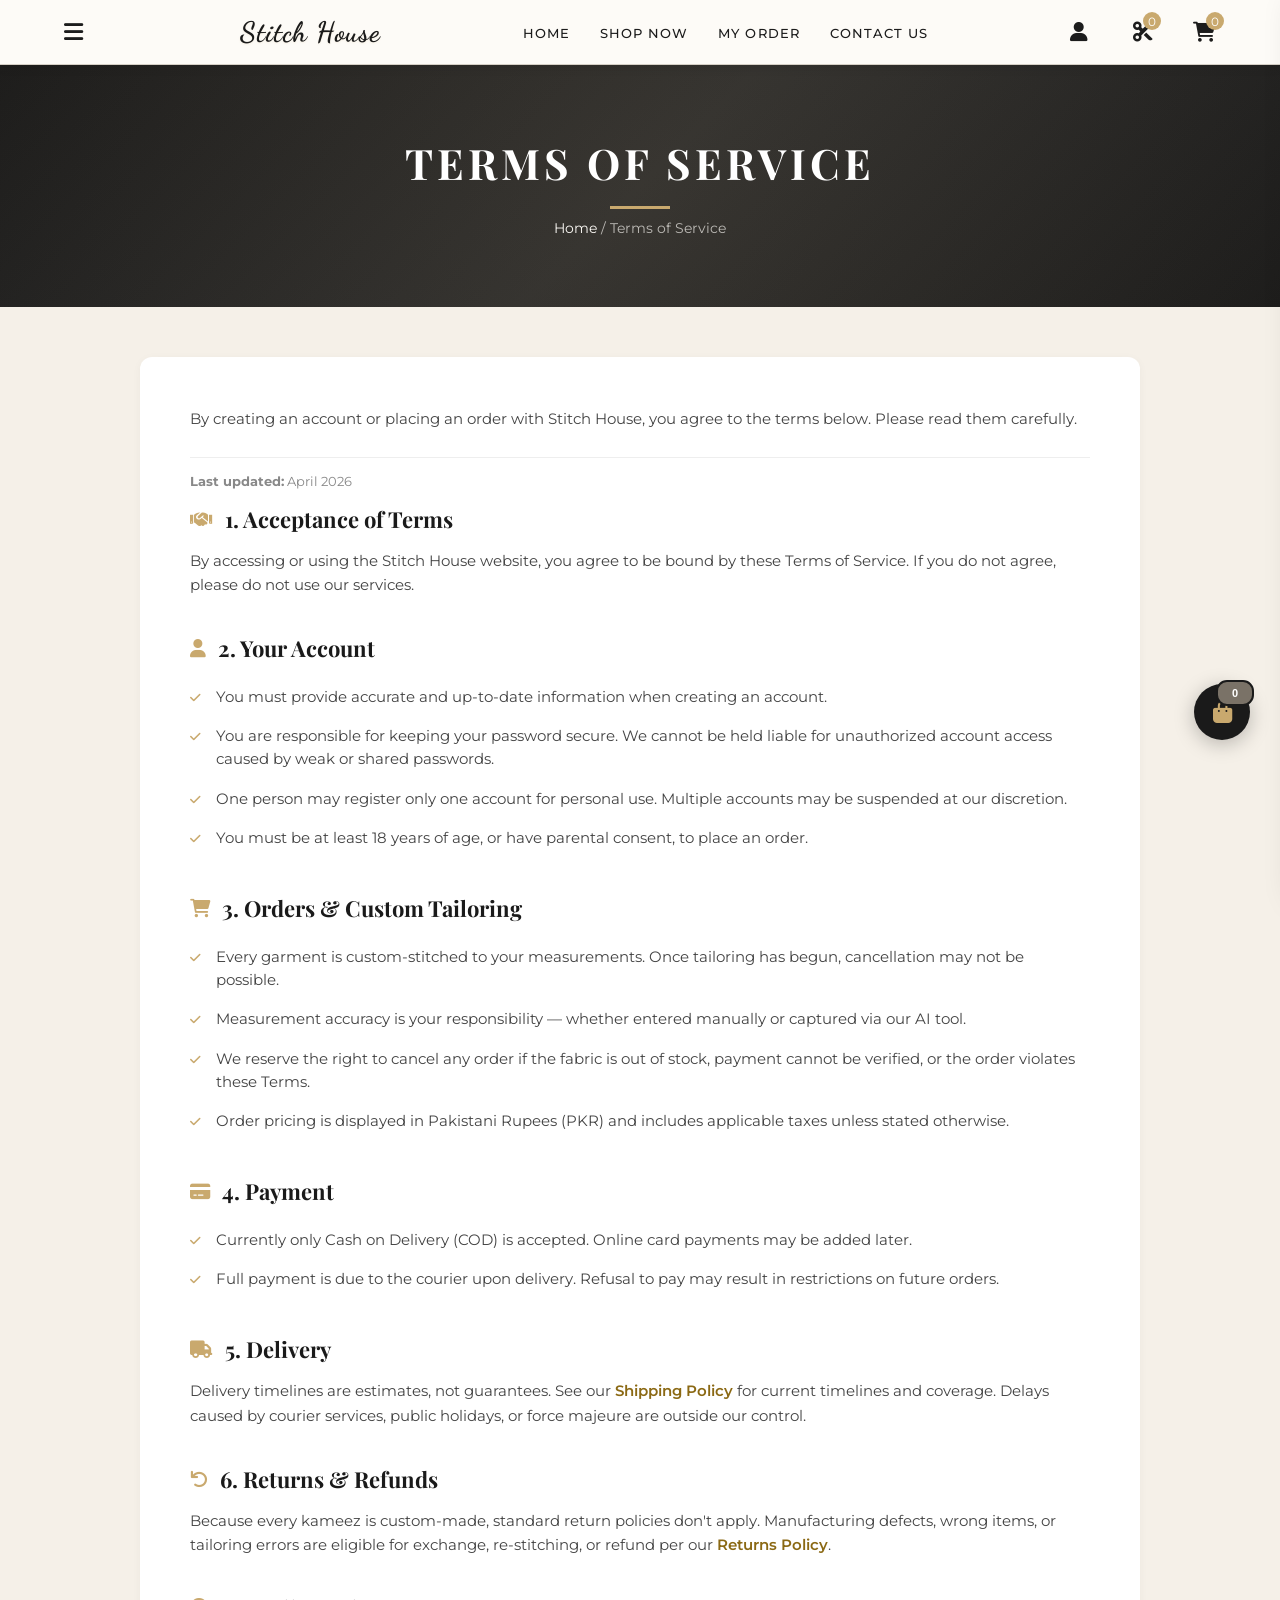
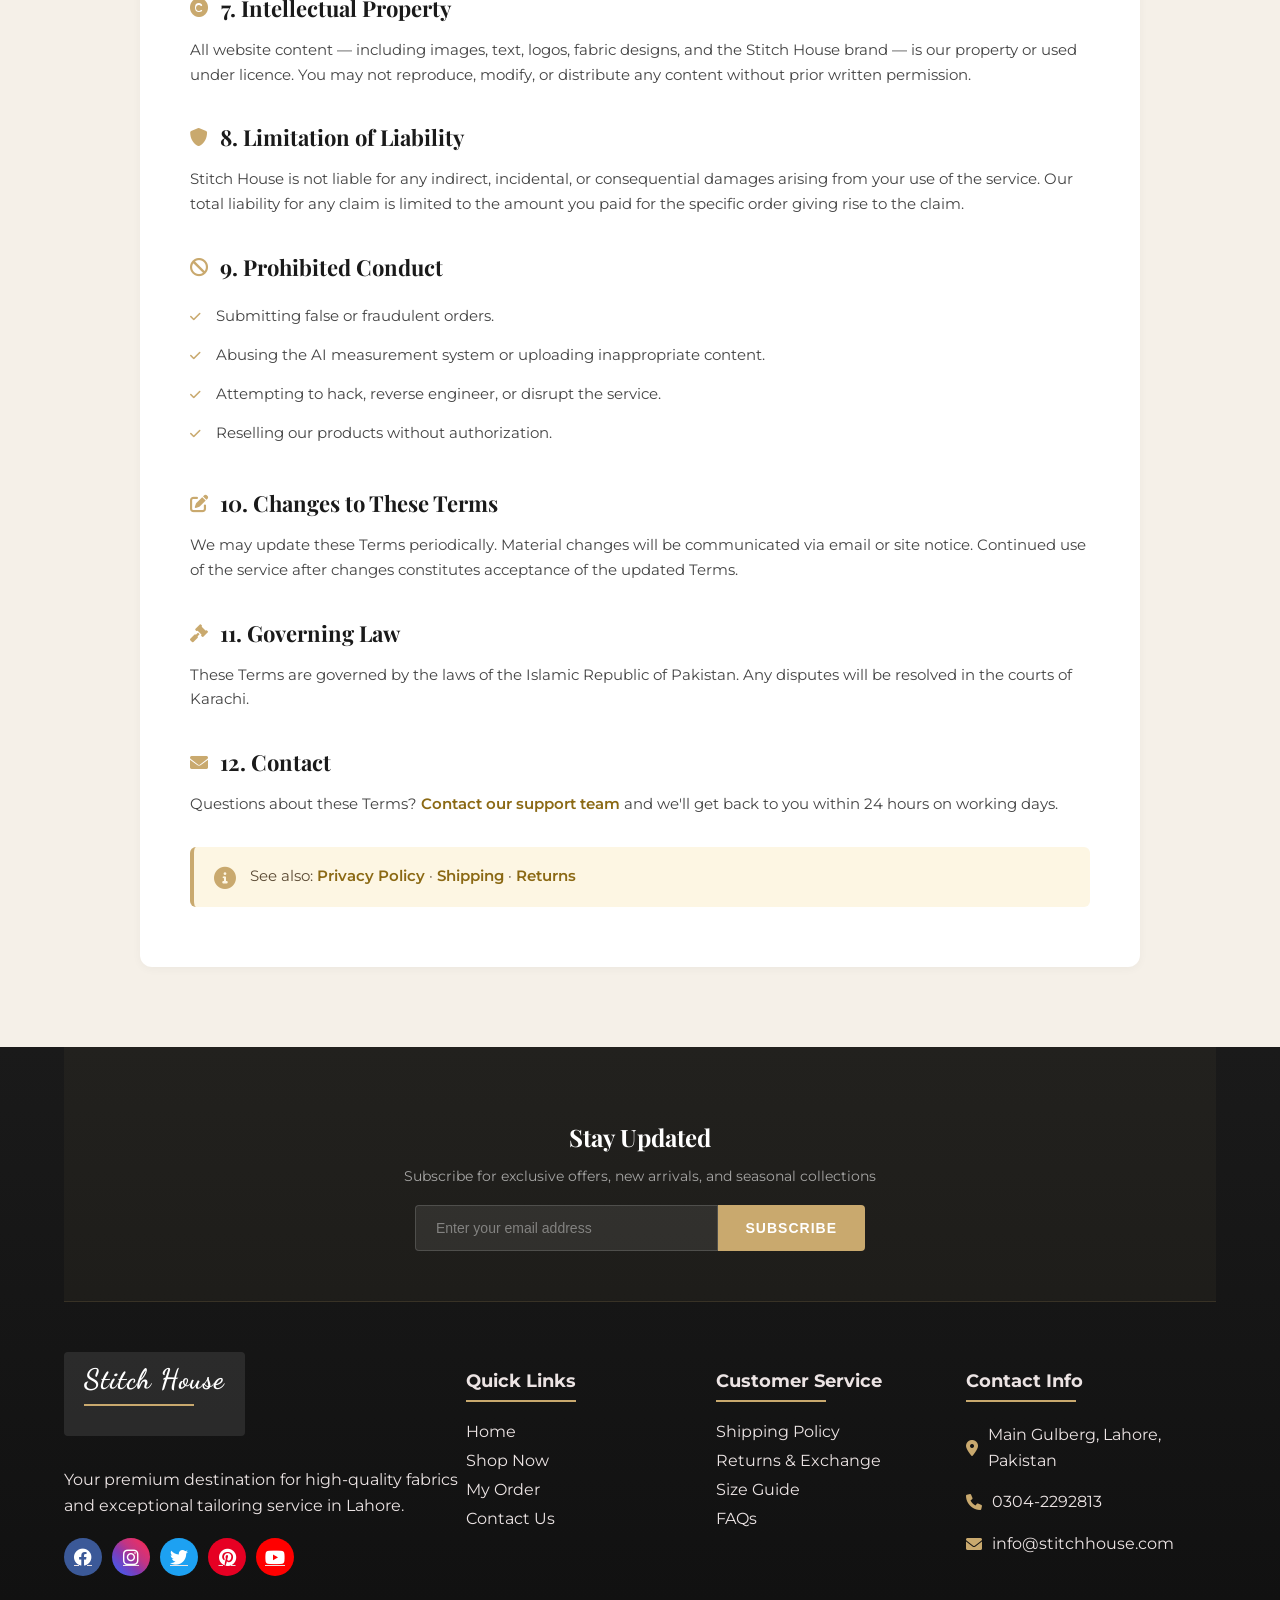
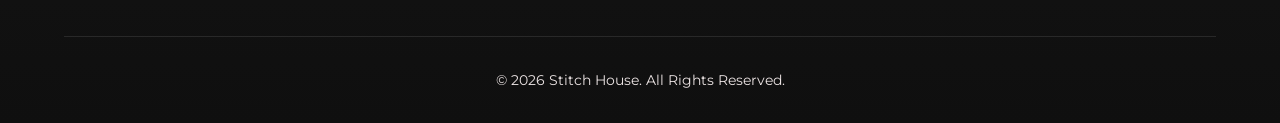
<file: product/terms.html>
<!DOCTYPE html>
<html lang="en">
<head>
    <meta charset="UTF-8">
<meta name="viewport" content="width=device-width, initial-scale=1.0">
<meta name="theme-color" content="#F5F0E8">
<title>Terms of Service - Stitch House</title>
<style>html,body{background-color:#F5F0E8;margin:0;}</style>
<link rel="stylesheet" href="variables.css?v=1776672380">
<link rel="stylesheet" href="styles.css?v=1777057551">
<link rel="stylesheet" href="info-page.css?v=1777056701">
<link rel="stylesheet" href="https://cdnjs.cloudflare.com/ajax/libs/font-awesome/6.0.0-beta3/css/all.min.css">
<link href="https://fonts.googleapis.com/css2?family=Playfair+Display:wght@700&family=Montserrat:wght@400;500;600;700&family=Dancing+Script:wght@600;700&display=swap" rel="stylesheet">
<link rel="stylesheet" href="3d-effects.css?v=1776672380">
</head>
<body>
    <!-- Side Navigation -->
<div class="side-nav">
    <div class="side-nav-content">
        <div class="side-nav-header">
            <div class="logo-container">
                <h2 class="logo-text">Stitch House</h2>
            </div>
            <button class="close-sidenav">
                <i class="fas fa-times"></i>
            </button>
        </div>
        <div class="side-nav-links">
            <ul>
                <li><a href="order.php" class="shop-link"><i class="fas fa-shopping-bag"></i>Shop Now</a></li>
                <li><a href="order.php#cotton-section"><i class="fas fa-tshirt"></i>Cotton Fabrics</a></li>
                <li><a href="order.php#lattha-section"><i class="fas fa-scroll"></i>Lattha Fabrics</a></li>
                <li><a href="order.php#karandi-section"><i class="fas fa-layer-group"></i>Karandi Fabrics</a></li>
                <li><a href="order.php#boski-section"><i class="fas fa-square"></i>Boski Fabrics</a></li>
                <li><a href="order.php#linen-section"><i class="fas fa-wind"></i>Linen Fabrics</a></li>
                <li><a href="order.php#washandwear-section"><i class="fas fa-tshirt"></i>Wash and Wear</a></li>
                <li><a href="order.php#silk-section"><i class="fas fa-stream"></i>Silk Fabrics</a></li>
                <li><a href="order.php#khaddar-section"><i class="fas fa-border-all"></i>Khaddar Fabrics</a></li>
            </ul>
        </div>
        <div class="side-nav-footer">
            <div class="social-icons">
                <a href="#" class="facebook"><i class="fab fa-facebook"></i></a>
                <a href="#" class="instagram"><i class="fab fa-instagram"></i></a>
                <a href="#" class="twitter"><i class="fab fa-twitter"></i></a>
                <a href="#" class="pinterest"><i class="fab fa-pinterest"></i></a>
                <a href="#" class="youtube"><i class="fab fa-youtube"></i></a>
            </div>
        </div>
    </div>
</div>
<div class="side-nav-backdrop"></div>

<header>
    <div class="container">
        <div class="menu-toggle">
            <i class="fas fa-bars"></i>
        </div>
        <div class="site-title">
            <a href="index.php">
                <h1 class="logo-text">Stitch House</h1>
            </a>
        </div>
        <nav>
            <ul>
                <li><a href="index.php" class="nav-link">Home</a></li>
                <li><a href="order.php" class="nav-link">Shop Now</a></li>
                <li><a href="myorder.php" class="nav-link">My Order</a></li>
                <li><a href="contact.php" class="nav-link">Contact Us</a></li>
            </ul>
        </nav>
        <div class="header-actions">
                        <div class="login-link">
                <a href="login.php">
                    <i class="fas fa-user"></i>
                </a>
            </div>
            
            <div class="myorder-link">
                <a href="myorder.php" title="My Order">
                    <i class="fas fa-cut"></i>
                    <span class="myorder-count">0</span>
                </a>
            </div>

            <div class="cart-link" id="cart-drawer-trigger">
                <a href="cart.php" title="Cart">
                    <i class="fas fa-shopping-cart"></i>
                    <span class="cart-count">0</span>
                </a>
            </div>

                    </div>
    </div>
</header>

<!-- Cart Drawer -->
<div class="cart-drawer-backdrop" id="cart-drawer-backdrop"></div>
<div class="cart-drawer" id="cart-drawer">
    <div class="cart-drawer-header">
        <h3>Your Cart <span class="cart-drawer-count">(0 items)</span></h3>
        <button class="cart-drawer-close" id="cart-drawer-close">&times;</button>
    </div>
    <div class="cart-drawer-items" id="cart-drawer-items">
                <div class="cart-drawer-empty">
            <i class="fas fa-shopping-cart"></i>
            <p>Your cart is empty</p>
        </div>
            </div>
    <div class="cart-drawer-footer">
        <div class="cart-drawer-total">
            <span>Subtotal</span>
            <span class="total-amount">PKR 0</span>
        </div>
        <a href="cart.php" class="cart-drawer-btn checkout">View Cart & Checkout</a>
        <button class="cart-drawer-btn continue" id="cart-drawer-continue">Continue Shopping</button>
    </div>
</div>

    <section class="page-banner">
        <div class="container">
            <h1>Terms of Service</h1>
            <div class="breadcrumb">
                <a href="index.php">Home</a> / <span>Terms of Service</span>
            </div>
        </div>
    </section>

    <section class="info-section">
        <div class="container">
            <div class="info-panel">
                <p class="info-intro">
                    By creating an account or placing an order with Stitch House, you agree to the
                    terms below. Please read them carefully.
                </p>
                <p style="font-size: 13px; color: #888;">
                    <strong>Last updated:</strong> April 2026
                </p>

                <h2><i class="fas fa-handshake"></i> 1. Acceptance of Terms</h2>
                <p>
                    By accessing or using the Stitch House website, you agree to be bound by these
                    Terms of Service. If you do not agree, please do not use our services.
                </p>

                <h2><i class="fas fa-user"></i> 2. Your Account</h2>
                <ul class="info-list">
                    <li>You must provide accurate and up-to-date information when creating an account.</li>
                    <li>You are responsible for keeping your password secure. We cannot be held liable for unauthorized account access caused by weak or shared passwords.</li>
                    <li>One person may register only one account for personal use. Multiple accounts may be suspended at our discretion.</li>
                    <li>You must be at least 18 years of age, or have parental consent, to place an order.</li>
                </ul>

                <h2><i class="fas fa-shopping-cart"></i> 3. Orders &amp; Custom Tailoring</h2>
                <ul class="info-list">
                    <li>Every garment is custom-stitched to your measurements. Once tailoring has begun, cancellation may not be possible.</li>
                    <li>Measurement accuracy is your responsibility — whether entered manually or captured via our AI tool.</li>
                    <li>We reserve the right to cancel any order if the fabric is out of stock, payment cannot be verified, or the order violates these Terms.</li>
                    <li>Order pricing is displayed in Pakistani Rupees (PKR) and includes applicable taxes unless stated otherwise.</li>
                </ul>

                <h2><i class="fas fa-credit-card"></i> 4. Payment</h2>
                <ul class="info-list">
                    <li>Currently only Cash on Delivery (COD) is accepted. Online card payments may be added later.</li>
                    <li>Full payment is due to the courier upon delivery. Refusal to pay may result in restrictions on future orders.</li>
                </ul>

                <h2><i class="fas fa-truck"></i> 5. Delivery</h2>
                <p>
                    Delivery timelines are estimates, not guarantees. See our
                    <a href="shipping-policy.php">Shipping Policy</a> for current timelines and coverage.
                    Delays caused by courier services, public holidays, or force majeure are outside our
                    control.
                </p>

                <h2><i class="fas fa-undo"></i> 6. Returns &amp; Refunds</h2>
                <p>
                    Because every kameez is custom-made, standard return policies don't apply.
                    Manufacturing defects, wrong items, or tailoring errors are eligible for exchange,
                    re-stitching, or refund per our <a href="returns.php">Returns Policy</a>.
                </p>

                <h2><i class="fas fa-copyright"></i> 7. Intellectual Property</h2>
                <p>
                    All website content — including images, text, logos, fabric designs, and the
                    Stitch House brand — is our property or used under licence. You may not reproduce,
                    modify, or distribute any content without prior written permission.
                </p>

                <h2><i class="fas fa-shield-alt"></i> 8. Limitation of Liability</h2>
                <p>
                    Stitch House is not liable for any indirect, incidental, or consequential damages
                    arising from your use of the service. Our total liability for any claim is limited
                    to the amount you paid for the specific order giving rise to the claim.
                </p>

                <h2><i class="fas fa-ban"></i> 9. Prohibited Conduct</h2>
                <ul class="info-list">
                    <li>Submitting false or fraudulent orders.</li>
                    <li>Abusing the AI measurement system or uploading inappropriate content.</li>
                    <li>Attempting to hack, reverse engineer, or disrupt the service.</li>
                    <li>Reselling our products without authorization.</li>
                </ul>

                <h2><i class="fas fa-edit"></i> 10. Changes to These Terms</h2>
                <p>
                    We may update these Terms periodically. Material changes will be communicated via
                    email or site notice. Continued use of the service after changes constitutes
                    acceptance of the updated Terms.
                </p>

                <h2><i class="fas fa-gavel"></i> 11. Governing Law</h2>
                <p>
                    These Terms are governed by the laws of the Islamic Republic of Pakistan. Any
                    disputes will be resolved in the courts of Karachi.
                </p>

                <h2><i class="fas fa-envelope"></i> 12. Contact</h2>
                <p>
                    Questions about these Terms? <a href="contact.php">Contact our support team</a>
                    and we'll get back to you within 24 hours on working days.
                </p>

                <div class="info-callout">
                    <i class="fas fa-info-circle"></i>
                    <div>
                        See also: <a href="privacy.php">Privacy Policy</a> ·
                        <a href="shipping-policy.php">Shipping</a> ·
                        <a href="returns.php">Returns</a>
                    </div>
                </div>
            </div>
        </div>
    </section>

    <footer>
    <div class="container">
        <!-- Newsletter Section -->
        <div class="footer-newsletter reveal">
            <h3>Stay Updated</h3>
            <p>Subscribe for exclusive offers, new arrivals, and seasonal collections</p>
            <form class="newsletter-form" onsubmit="event.preventDefault(); this.querySelector('button').textContent='Subscribed!'; this.querySelector('input').value='';">
                <input type="email" placeholder="Enter your email address" required>
                <button type="submit">Subscribe</button>
            </form>
        </div>

        <div class="footer-content">
            <div class="footer-section about reveal">
                <div class="footer-logo">
                    <a href="index.php" class="logo-button">
                        <h3 class="logo-text">Stitch House</h3>
                    </a>
                </div>
                <p>Your premium destination for high-quality fabrics and exceptional tailoring service in Lahore.</p>
                <div class="social-icons">
                    <a href="#" class="facebook"><i class="fab fa-facebook"></i></a>
                    <a href="#" class="instagram"><i class="fab fa-instagram"></i></a>
                    <a href="#" class="twitter"><i class="fab fa-twitter"></i></a>
                    <a href="#" class="pinterest"><i class="fab fa-pinterest"></i></a>
                    <a href="#" class="youtube"><i class="fab fa-youtube"></i></a>
                </div>
            </div>
            <div class="footer-section links reveal reveal-delay-1">
                <h3>Quick Links</h3>
                <ul>
                    <li><a href="index.php">Home</a></li>
                    <li><a href="order.php">Shop Now</a></li>
                    <li><a href="myorder.php">My Order</a></li>
                    <li><a href="contact.php">Contact Us</a></li>
                </ul>
            </div>
            <div class="footer-section customer-service reveal reveal-delay-2">
                <h3>Customer Service</h3>
                <ul>
                    <li><a href="shipping-policy.php">Shipping Policy</a></li>
                    <li><a href="returns.php">Returns &amp; Exchange</a></li>
                    <li><a href="size-guide.php">Size Guide</a></li>
                    <li><a href="faqs.php">FAQs</a></li>
                </ul>
            </div>
            <div class="footer-section contact reveal reveal-delay-3">
                <h3>Contact Info</h3>
                <p><i class="fas fa-map-marker-alt"></i> Main Gulberg, Lahore, Pakistan</p>
                <p><i class="fas fa-phone"></i> 0304-2292813</p>
                <p><i class="fas fa-envelope"></i> info@stitchhouse.com</p>
            </div>
        </div>
        <div class="footer-bottom">
            <p>&copy; 2026 Stitch House. All Rights Reserved.</p>
        </div>
    </div>
</footer>

<div class="back-to-top">
    <i class="fas fa-arrow-up"></i>
</div>

<button type="button" class="cart-float" id="cart-float-btn" aria-label="Open cart" title="Your Cart">
    <i class="fas fa-shopping-bag"></i>
    <span class="cart-float-count is-empty">0</span>
</button>

    <script>
document.addEventListener('DOMContentLoaded', function() {
    // ==========================================
    // HEADER SCROLL EFFECT
    // ==========================================
    const header = document.querySelector('header');
    if (header) {
        window.addEventListener('scroll', () => {
            header.classList.toggle('header-scrolled', window.scrollY > 50);
        });
    }

    // ==========================================
    // SIDE NAVIGATION
    // ==========================================
    const sideNavToggle = document.querySelector('.menu-toggle');
    const sideNav = document.querySelector('.side-nav');
    const sideNavBackdrop = document.querySelector('.side-nav-backdrop');
    const sideNavClose = document.querySelector('.close-sidenav');

    if (sideNavToggle && sideNav) {
        sideNavToggle.addEventListener('click', () => {
            sideNav.classList.add('open');
            sideNavBackdrop.classList.add('active');
            document.body.classList.add('no-scroll');
        });
    }

    function closeSideNav() {
        if (sideNav) {
            sideNav.classList.remove('open');
            sideNavBackdrop.classList.remove('active');
            document.body.classList.remove('no-scroll');
        }
    }

    if (sideNavClose) sideNavClose.addEventListener('click', closeSideNav);
    if (sideNavBackdrop) sideNavBackdrop.addEventListener('click', closeSideNav);

    // ==========================================
    // BACK TO TOP BUTTON
    // ==========================================
    const backToTopBtn = document.querySelector('.back-to-top');
    if (backToTopBtn) {
        window.addEventListener('scroll', () => {
            backToTopBtn.classList.toggle('show', window.pageYOffset > 300);
        });
        backToTopBtn.addEventListener('click', () => {
            window.scrollTo({ top: 0, behavior: 'smooth' });
        });
    }

    // ==========================================
    // MOBILE NAV TOGGLE
    // ==========================================
    const menuToggle = document.querySelector('.menu-toggle');
    const nav = document.querySelector('nav');
    if (menuToggle && nav) {
        menuToggle.addEventListener('click', () => nav.classList.toggle('active'));
    }

    // ==========================================
    // IMAGE ERROR HANDLING
    // ==========================================
    document.querySelectorAll('img').forEach(img => {
        img.addEventListener('error', function() {
            if (!this.src.includes('placeholder')) {
                const src = this.src;
                if (src.endsWith('.jpg')) {
                    this.src = src.replace('.jpg', '.webp');
                } else if (src.endsWith('.webp')) {
                    this.src = 'images/placeholder.jpg';
                } else {
                    this.src = 'images/placeholder.jpg';
                }
            }
        });
    });

    // ==========================================
    // ANNOUNCEMENT BAR
    // ==========================================
    const announcementBar = document.getElementById('announcement-bar');
    const announcementClose = document.getElementById('announcement-close');
    if (announcementBar && sessionStorage.getItem('announcementClosed') === 'true') {
        announcementBar.style.display = 'none';
    }
    if (announcementClose) {
        announcementClose.addEventListener('click', () => {
            announcementBar.style.display = 'none';
            sessionStorage.setItem('announcementClosed', 'true');
        });
    }

    // ==========================================
    // SCROLL REVEAL ANIMATIONS
    // ==========================================
    const revealObserver = new IntersectionObserver((entries) => {
        entries.forEach(entry => {
            if (entry.isIntersecting) {
                entry.target.classList.add('active');
                revealObserver.unobserve(entry.target);
            }
        });
    }, { threshold: 0.15 });

    document.querySelectorAll('.reveal').forEach(el => revealObserver.observe(el));

    // ==========================================
    // CART DRAWER
    // ==========================================
    const cartDrawer = document.getElementById('cart-drawer');
    const cartBackdrop = document.getElementById('cart-drawer-backdrop');
    const cartClose = document.getElementById('cart-drawer-close');
    const cartContinue = document.getElementById('cart-drawer-continue');
    const cartTrigger = document.getElementById('cart-drawer-trigger');

    function openCartDrawer(e) {
        if (e) e.preventDefault();
        if (cartDrawer) cartDrawer.classList.add('open');
        if (cartBackdrop) cartBackdrop.classList.add('active');
        document.body.classList.add('no-scroll');
    }

    function closeCartDrawer() {
        if (cartDrawer) cartDrawer.classList.remove('open');
        if (cartBackdrop) cartBackdrop.classList.remove('active');
        document.body.classList.remove('no-scroll');
    }

    if (cartTrigger) {
        const cartLink = cartTrigger.querySelector('a');
        if (cartLink) {
            cartLink.addEventListener('click', openCartDrawer);
        }
    }
    const cartFloatBtn = document.getElementById('cart-float-btn');
    if (cartFloatBtn) {
        cartFloatBtn.addEventListener('click', openCartDrawer);
        initCartFloatDrag(cartFloatBtn);
    }
    if (cartClose) cartClose.addEventListener('click', closeCartDrawer);
    if (cartBackdrop) cartBackdrop.addEventListener('click', closeCartDrawer);
    if (cartContinue) cartContinue.addEventListener('click', closeCartDrawer);

    // Floating cart button — drag anywhere, click to open drawer
    function initCartFloatDrag(btn) {
        const STORAGE_KEY = 'cartFloatPos';
        const DRAG_THRESHOLD = 5; // px to distinguish click from drag
        let isDragging = false;
        let didDrag = false;
        let startX, startY, startLeft, startTop;

        // Restore saved position (clamped to current viewport)
        try {
            const saved = JSON.parse(localStorage.getItem(STORAGE_KEY) || 'null');
            if (saved && typeof saved.left === 'number' && typeof saved.top === 'number') {
                const maxLeft = window.innerWidth - btn.offsetWidth;
                const maxTop = window.innerHeight - btn.offsetHeight;
                btn.style.left = Math.max(0, Math.min(saved.left, maxLeft)) + 'px';
                btn.style.top = Math.max(0, Math.min(saved.top, maxTop)) + 'px';
                btn.style.right = 'auto';
                btn.style.bottom = 'auto';
            }
        } catch (_) {}

        function getPos(e) {
            if (e.touches && e.touches[0]) return { x: e.touches[0].clientX, y: e.touches[0].clientY };
            return { x: e.clientX, y: e.clientY };
        }

        function onStart(e) {
            const rect = btn.getBoundingClientRect();
            const pos = getPos(e);
            startX = pos.x;
            startY = pos.y;
            startLeft = rect.left;
            startTop = rect.top;
            isDragging = true;
            didDrag = false;
            btn.style.cursor = 'grabbing';
            if (e.touches) e.preventDefault();
        }

        function onMove(e) {
            if (!isDragging) return;
            const pos = getPos(e);
            const dx = pos.x - startX;
            const dy = pos.y - startY;
            if (!didDrag && Math.hypot(dx, dy) > DRAG_THRESHOLD) didDrag = true;
            if (!didDrag) return;
            if (e.cancelable) e.preventDefault();

            const maxLeft = window.innerWidth - btn.offsetWidth;
            const maxTop = window.innerHeight - btn.offsetHeight;
            btn.style.left = Math.max(0, Math.min(startLeft + dx, maxLeft)) + 'px';
            btn.style.top  = Math.max(0, Math.min(startTop + dy, maxTop)) + 'px';
            btn.style.right = 'auto';
            btn.style.bottom = 'auto';
        }

        function onEnd() {
            if (!isDragging) return;
            isDragging = false;
            btn.style.cursor = 'grab';
            if (didDrag) {
                const rect = btn.getBoundingClientRect();
                try {
                    localStorage.setItem(STORAGE_KEY, JSON.stringify({ left: rect.left, top: rect.top }));
                } catch (_) {}
            }
        }

        // Suppress click immediately after a drag so we don't open the drawer
        btn.addEventListener('click', function(e) {
            if (didDrag) {
                e.stopImmediatePropagation();
                e.preventDefault();
                // Reset flag after this tick so next click works
                setTimeout(() => { didDrag = false; }, 0);
            }
        }, true); // capture phase — runs before the openCartDrawer listener

        btn.addEventListener('mousedown', onStart);
        document.addEventListener('mousemove', onMove);
        document.addEventListener('mouseup', onEnd);
        btn.addEventListener('touchstart', onStart, { passive: false });
        document.addEventListener('touchmove', onMove, { passive: false });
        document.addEventListener('touchend', onEnd);

        // Keep button on-screen when the window resizes
        window.addEventListener('resize', () => {
            if (btn.style.left) {
                const maxLeft = window.innerWidth - btn.offsetWidth;
                const maxTop = window.innerHeight - btn.offsetHeight;
                btn.style.left = Math.max(0, Math.min(parseInt(btn.style.left, 10), maxLeft)) + 'px';
                btn.style.top = Math.max(0, Math.min(parseInt(btn.style.top, 10), maxTop)) + 'px';
            }
        });
    }

    // ==========================================
    // TESTIMONIAL CAROUSEL
    // ==========================================
    const testimonialSlides = document.querySelectorAll('.testimonial-slide');
    const testimonialDotsContainer = document.querySelector('.testimonial-dots');

    if (testimonialSlides.length > 1 && testimonialDotsContainer) {
        let currentTestimonial = 0;

        // Create dots
        testimonialSlides.forEach((_, i) => {
            const dot = document.createElement('button');
            dot.className = 'testimonial-dot' + (i === 0 ? ' active' : '');
            dot.addEventListener('click', () => goToTestimonial(i));
            testimonialDotsContainer.appendChild(dot);
        });

        function goToTestimonial(index) {
            testimonialSlides.forEach(s => s.classList.remove('active'));
            document.querySelectorAll('.testimonial-dot').forEach(d => d.classList.remove('active'));
            testimonialSlides[index].classList.add('active');
            document.querySelectorAll('.testimonial-dot')[index].classList.add('active');
            currentTestimonial = index;
        }

        setInterval(() => {
            goToTestimonial((currentTestimonial + 1) % testimonialSlides.length);
        }, 5000);
    }

    // ==========================================
    // USER DROPDOWN
    // ==========================================
    document.addEventListener('click', function(e) {
        document.querySelectorAll('.user-dropdown').forEach(dropdown => {
            if (!dropdown.contains(e.target)) {
                dropdown.classList.remove('active');
            }
        });
    });
});

// Global function for user dropdown toggle
function toggleUserDropdown(btn) {
    const dropdown = btn.closest('.user-dropdown');
    if (dropdown) dropdown.classList.toggle('active');
}

// Cart drawer quantity update (PHP version - full page form post)
function updateDrawerQty(index, delta) {
    const form = document.createElement('form');
    form.method = 'POST';
    form.action = 'cart.php';
    form.innerHTML = '<input type="hidden" name="action" value="update_quantity">' +
        '<input type="hidden" name="index" value="' + index + '">' +
        '<input type="hidden" name="quantity" value="' + Math.max(1, delta) + '">';
    document.body.appendChild(form);
    form.submit();
}

function removeDrawerItem(index) {
    const form = document.createElement('form');
    form.method = 'POST';
    form.action = 'cart.php';
    form.innerHTML = '<input type="hidden" name="action" value="remove_item">' +
        '<input type="hidden" name="index" value="' + index + '">';
    document.body.appendChild(form);
    form.submit();
}
</script>
<script src="3d-effects.js"></script>
</body>
</html>
</file>
<file: product/variables.css>
/**
 * Stitch House - CSS Variables (Single Source of Truth)
 * Theme: Refined Luxe - Near-Black, Warm Cream, Muted Gold (#C9A96E), Burgundy (#8B1538)
 * Fonts: Playfair Display (headers), Montserrat (body), Dancing Script (logo)
 *
 * IMPORTANT: This is the ONLY file that should contain :root variables.
 * All other CSS files should use var(--variable-name) to reference these.
 */

:root {
    /* Primary Colors */
    --primary-color: #1A1A1A;
    --primary-dark: #0f0f0f;
    --accent-color: #2C2C2C;
    --dark-color: #0f0f0f;

    /* Gold Accent - REFINED BRAND COLOR */
    --gold-color: #C9A96E;

    /* Burgundy Accent - Sale badges, urgency, secondary CTAs */
    --burgundy-color: #8B1538;

    /* Background Colors */
    --bg-light: #F5F0E8;
    --bg-dark: #1A1A1A;
    --bg-gray: #E8E3DC;
    --bg-white: #FDFBF7;
    --light-color: #E8E3DC;

    /* Text Colors */
    --text-color: #1C1C1C;
    --text-light: #F5F0E8;
    --text-muted: #7A7267;

    /* Border & Shadow */
    --border-color: #D6D0C6;
    --shadow-light: 0 2px 10px rgba(0, 0, 0, 0.06);
    --shadow-medium: 0 5px 20px rgba(0, 0, 0, 0.1);
    --shadow-dark: 0 10px 30px rgba(0, 0, 0, 0.2);

    /* Fonts */
    --font-heading: 'Playfair Display', serif;
    --font-body: 'Montserrat', sans-serif;
    --font-logo: 'Dancing Script', cursive;

    /* Status Colors */
    --success-color: #2D5A4A;
    --error-color: #A4343A;
    --warning-color: #D4A017;

    /* Transitions */
    --transition-base: 0.3s ease;
    --transition-slow: 0.6s ease;
}
</file>
<file: product/styles.css>
/* Stitch House - Main Styles
 * Variables are defined in variables.css (Single Source of Truth)
 */

/* General Styles */
html {
  background-color: var(--bg-light);
}

body {
  font-family: 'Montserrat', sans-serif;
  margin: 0;
  padding: 0;
  color: var(--text-color);
  background-color: var(--bg-light);
  overflow-x: hidden;
}

.container {
  width: 90%;
  max-width: 1400px;
  margin: 0 auto;
  padding: 0 15px;
}

.no-scroll {
  overflow: hidden;
}

/* Logo Text Styling - Standardized across all instances */
.logo-text {
  font-family: 'Dancing Script', cursive;
  font-weight: 700;
  font-size: 28px;
  letter-spacing: 1px;
  color: var(--primary-color);
  margin: 0;
}

/* Footer Logo Text */
.footer-logo .logo-text {
  font-family: 'Dancing Script', cursive;
  font-weight: 700;
  font-size: 28px;
  color: #fff;
}

/* Side Navigation */
.side-nav {
  position: fixed;
  top: 0;
  left: -280px;
  width: 280px;
  height: 100vh;
  background-color: var(--bg-dark);
  z-index: 1000;
  transition: all 0.3s ease;
  overflow-y: auto;
}

.side-nav.open {
  left: 0;
  box-shadow: var(--shadow-dark);
}

.side-nav-backdrop {
  position: fixed;
  top: 0;
  left: 0;
  width: 100%;
  height: 100%;
  background-color: rgba(0, 0, 0, 0.7);
  z-index: 999;
  opacity: 0;
  visibility: hidden;
  transition: all 0.3s ease;
}

.side-nav-backdrop.active {
  opacity: 1;
  visibility: visible;
}

.side-nav-content {
  display: flex;
  flex-direction: column;
  height: 100%;
}

.side-nav-header {
  display: flex;
  justify-content: space-between;
  align-items: center;
  padding: 20px;
  border-bottom: 1px solid rgba(241, 238, 238, 0.1);
}

.side-nav-header .logo-container {
  display: flex;
  align-items: center;
}

.side-nav-header .logo-text {
  font-family: 'Dancing Script', cursive;
  font-weight: 700;
  font-size: 28px;
  color: white;
}

.close-sidenav {
  background: none;
  border: none;
  color: rgb(236, 227, 227);
  font-size: 20px;
  cursor: pointer;
  padding: 5px;
}

.side-nav-links {
  padding: 20px 0;
  flex-grow: 1;
}

.side-nav-links ul {
  list-style: none;
  padding: 0;
  margin: 0;
}

.side-nav-links ul li {
  margin-bottom: 5px;
}

.side-nav-links ul li a {
  display: flex;
  align-items: center;
  color: #f0eaea;
  text-decoration: none;
  padding: 12px 20px;
  transition: all 0.3s;
  font-size: 16px;
}

.side-nav-links ul li a.shop-link {
  background-color: var(--gold-color);
  color: rgb(5, 5, 5);
  margin: 0 20px 15px;
  border-radius: 4px;
  padding: 12px;
  justify-content: center;
  font-weight: 600;
}

.side-nav-links ul li a i {
  margin-right: 10px;
  font-size: 14px;
  width: 20px;
  text-align: center;
}

.side-nav-links ul li a:hover,
.side-nav-links ul li a.active {
  color: rgb(5, 5, 5);
  background-color: grey;
}

.side-nav-links ul li a.shop-link:hover {
  background-color: #e7e6e0;
  transform: translateY(-2px);
}

.side-nav-footer {
  padding: 20px;
  border-top: 1px solid rgba(172, 18, 18, 0.1);
}

.side-nav-footer .social-icons {
  display: flex;
  justify-content: center;
  flex-wrap: wrap;
  gap: 10px;
}

/* Header Styles */
header {
  background: var(--bg-white);
  border-bottom: 1px solid var(--border-color);
  box-shadow: 0 2px 10px rgba(0, 0, 0, 0.1);
  position: sticky;
  top: 0;
  z-index: 100;
  transition: all 0.3s ease;
}

header.header-scrolled {
  padding: 0;
  box-shadow: 0 4px 20px rgba(0, 0, 0, 0.12);
}

header.header-scrolled .container {
  padding: 8px 0;
}

header .container {
  display: flex;
  align-items: center;
  justify-content: space-between;
  padding: 15px 0;
  transition: padding 0.3s ease;
}

.menu-toggle {
  font-size: 22px;
  cursor: pointer;
  margin-right: 15px;
  display: flex;
  align-items: center;
}

.site-title a {
  text-decoration: none;
  color: inherit;
}

.site-title .logo-text {
  font-family: 'Dancing Script', cursive;
  font-weight: 700;
  font-size: 28px;
  color: var(--primary-color);
  text-shadow: 0 1px 2px rgba(201, 169, 110, 0.15);
}

nav ul {
  display: flex;
  list-style: none;
  margin: 0;
  padding: 0;
  gap: 30px;
}

nav ul li a.nav-link {
  text-decoration: none;
  color: var(--text-color);
  font-weight: 600;
  font-size: 16px;
  text-transform: uppercase;
  letter-spacing: 0.5px;
  transition: all 0.3s;
  position: relative;
  padding: 5px 0;
}

nav ul li a.nav-link::after {
  content: '';
  position: absolute;
  width: 0;
  height: 3px;
  bottom: 0;
  left: 0;
  background-color: var(--gold-color);
  transition: width 0.3s ease;
}

nav ul li a.nav-link:hover::after,
nav ul li a.nav-link.active::after {
  width: 100%;
}

nav ul li a.nav-link:hover,
nav ul li a.nav-link.active {
  color: var(--gold-color);
}

.cart-link {
  position: relative;
  margin-left: 20px;
}

.cart-link a {
  color: var(--text-color);
  font-size: 20px;
  transition: color 0.3s;
}

.cart-link a:hover {
  color: var(--gold-color);
}

.cart-count {
  position: absolute;
  top: -8px;
  right: -8px;
  background-color: var(--gold-color);
  color: white;
  font-size: 12px;
  width: 18px;
  height: 18px;
  border-radius: 50%;
  display: flex;
  align-items: center;
  justify-content: center;
}

/* My Order Link (clipboard icon) */
.myorder-link {
  position: relative;
  margin-left: 15px;
}

.myorder-link a {
  color: var(--text-color);
  font-size: 20px;
  transition: color 0.3s;
}

.myorder-link a:hover {
  color: var(--gold-color);
}

.myorder-count {
  position: absolute;
  top: -8px;
  right: -8px;
  background-color: var(--gold-color);
  color: white;
  font-size: 12px;
  width: 18px;
  height: 18px;
  border-radius: 50%;
  display: flex;
  align-items: center;
  justify-content: center;
}

/* User Dropdown (extracted from inline styles) */
.user-dropdown {
  position: relative;
  display: inline-block;
}

.user-dropdown-btn {
  display: flex;
  align-items: center;
  gap: 8px;
  background: none;
  border: none;
  cursor: pointer;
  padding: 8px 12px;
  color: var(--accent-color);
  font-size: 14px;
  border-radius: 25px;
  transition: all var(--transition-base);
}

.user-dropdown-btn:hover {
  background-color: rgba(201, 169, 110, 0.1);
}

.user-dropdown-btn .fa-user-circle {
  font-size: 22px;
  color: var(--gold-color);
}

.user-dropdown-btn .dropdown-arrow {
  font-size: 10px;
  transition: transform var(--transition-base);
}

.user-dropdown.active .dropdown-arrow {
  transform: rotate(180deg);
}

.user-dropdown-content {
  display: none;
  position: absolute;
  right: 0;
  top: calc(100% + 5px);
  background: var(--bg-white);
  min-width: 200px;
  box-shadow: 0 4px 20px rgba(0, 0, 0, 0.15);
  border-radius: 10px;
  z-index: 1000;
  overflow: hidden;
  border: 1px solid var(--border-color);
}

.user-dropdown.active .user-dropdown-content {
  display: block;
  animation: dropdownFade 0.2s ease;
}

@keyframes dropdownFade {
  from { opacity: 0; transform: translateY(-10px); }
  to { opacity: 1; transform: translateY(0); }
}

.user-dropdown-content a {
  display: flex;
  align-items: center;
  gap: 12px;
  padding: 14px 18px;
  color: var(--accent-color);
  text-decoration: none;
  transition: all 0.2s;
  font-size: 14px;
}

.user-dropdown-content a:hover {
  background: linear-gradient(90deg, rgba(201, 169, 110, 0.1), transparent);
  color: var(--gold-color);
}

.user-dropdown-content a i {
  width: 20px;
  color: var(--gold-color);
}

.user-dropdown-content a:first-child {
  border-bottom: 1px solid #eee;
}

/* Carousel Section */
.carousel {
  position: relative;
  height: 650px;
  overflow: hidden;
}

.carousel-inner {
  display: flex;
  height: 100%;
  transition: transform 0.6s ease-in-out;
}

.carousel-item {
  flex: 0 0 100%;
  height: 100%;
  display: flex;
  align-items: center;
  justify-content: center;
  background-size: cover;
  background-position: center;
  position: relative;
}

.carousel-item::before {
  content: '';
  position: absolute;
  top: 0;
  left: 0;
  right: 0;
  bottom: 0;
  background: linear-gradient(rgba(0, 0, 0, 0.3), rgba(0, 0, 0, 0.5));
  z-index: 1;
}

/* Clean carousel caption without background box */
.carousel-caption {
  position: relative;
  z-index: 2;
  text-align: center;
  max-width: 800px;
  padding: 0 20px;
  color: white;
  text-shadow: 2px 2px 5px rgba(0, 0, 0, 0.6);
}

.carousel-caption.clean {
  background: none;
  box-shadow: none;
}

.carousel-caption h2 {
  font-size: 3.5rem;
  margin-bottom: 1rem;
  opacity: 0;
  animation: fadeIn 0.8s forwards;
}

.carousel-caption p {
  font-size: 1.3rem;
  margin-bottom: 2rem;
  opacity: 0;
  animation: fadeIn 0.8s 0.3s forwards;
}

/* Shop Now Button */
.btn-shop-now {
  display: inline-block;
  background-color: var(--primary-color);
  color: white;
  padding: 14px 32px;
  border-radius: 0;
  font-size: 1.1rem;
  font-weight: 600;
  text-transform: uppercase;
  letter-spacing: 1px;
  text-decoration: none;
  transition: all 0.3s ease;
  box-shadow: 0 4px 15px rgba(0, 0, 0, 0.2);
  border: 2px solid white;
  opacity: 0;
  animation: fadeIn 0.8s 0.6s forwards;
}

.btn-shop-now:hover {
  background-color: white;
  color: var(--primary-color);
  border-color: white;
  transform: translateY(-3px);
  box-shadow: 0 8px 20px rgba(0, 0, 0, 0.3);
}

@keyframes fadeIn {
  from {
    opacity: 0;
    transform: translateY(20px);
  }
  to {
    opacity: 1;
    transform: translateY(0);
  }
}

.carousel-controls {
  position: absolute;
  bottom: 50%;
  left: 0;
  right: 0;
  display: flex;
  justify-content: space-between;
  padding: 0 30px;
  z-index: 3;
  transform: translateY(50%);
}

.carousel-control {
  width: 60px;
  height: 60px;
  border-radius: 50%;
  background-color: rgba(255, 255, 255, 0.2);
  display: flex;
  align-items: center;
  justify-content: center;
  cursor: pointer;
  transition: all 0.3s;
}

.carousel-control:hover {
  background-color: rgba(255, 255, 255, 0.4);
}

.carousel-control i {
  color: white;
  font-size: 1.8rem;
}

/* Moving Text Banner Styles */
.moving-text-banner {
  background-color: var(--primary-color);
  padding: 15px 0;
  overflow: hidden;
  margin: 0;
}

.moving-text-container {
  width: 100%;
  overflow: hidden;
  white-space: nowrap;
}

.moving-text {
  display: inline-block;
  white-space: nowrap;
  animation: moveText 30s linear infinite;
  font-family: 'Playfair Display', serif;
  font-weight: 700;
  letter-spacing: 3px;
  text-transform: uppercase;
}

.gold-text {
  color: gold;
}

.moving-text span {
  margin: 0 15px;
  font-size: 22px;
}

.moving-text i {
  font-size: 10px;
  margin: 0 5px;
  vertical-align: middle;
  color: gold;
}

@keyframes moveText {
  0% {
    transform: translateX(0);
  }
  100% {
    transform: translateX(-50%);
  }
}

/* Testimonial Quotes Section */
.testimonial-quotes {
  padding: 60px 0;
  background-color: #f9f9f9;
  text-align: center;
}

.testimonial-quotes .container {
  max-width: 900px;
  margin: 0 auto;
}

.testimonial-quotes .quote {
  position: relative;
  padding: 20px;
  margin-bottom: 40px;
}

.testimonial-quotes .quote p {
  font-size: 20px;
  line-height: 1.6;
  font-style: italic;
  color: var(--accent-color);
  margin: 0;
  padding: 0 30px;
}

.testimonial-quotes .quote .fas {
  color: var(--gold-color);
  font-size: 24px;
  position: absolute;
}

.testimonial-quotes .quote .fa-quote-left {
  top: 10px;
  left: 0;
}

.testimonial-quotes .quote .fa-quote-right {
  bottom: 10px;
  right: 0;
}

/* Featured Products */
.featured-products {
  padding: 80px 0;
  background-color: var(--bg-light);
}

.featured-products h2 {
  font-family: var(--font-heading);
  font-size: 42px;
  text-align: center;
  text-transform: uppercase;
  letter-spacing: 5px;
  color: var(--text-color);
  margin-bottom: 50px;
  position: relative;
  padding-bottom: 20px;
}

.featured-products h2::after {
  content: '';
  position: absolute;
  bottom: 0;
  left: 50%;
  transform: translateX(-50%);
  width: 80px;
  height: 3px;
  background: linear-gradient(90deg, transparent, var(--gold-color), transparent);
}

/* Product Grid - 2 cards per row for formal look */
.product-grid {
  display: grid;
  grid-template-columns: repeat(2, 1fr);
  gap: 40px;
  max-width: 1000px;
  margin: 0 auto;
  padding: 0 20px;
}

/* Large formal product cards */
.product-card .product-image {
  height: 400px !important;
  max-height: 400px !important;
  overflow: hidden;
  background-color: #f8f8f8;
}

.product-card .product-image img {
  width: 100% !important;
  height: 100% !important;
  object-fit: cover !important;
  object-position: top center;
  transition: transform 0.5s ease;
}

.product-card:hover .product-image img {
  transform: scale(1.05);
}

/* Adjust card size for formal look */
.product-card {
  height: auto !important;
  margin-bottom: 20px;
  border: none;
  box-shadow: 0 4px 20px rgba(0, 0, 0, 0.08);
}

/* Mobile adjustments */
@media screen and (max-width: 576px) {
  .product-card .product-image {
    height: 250px !important;
  }

  .product-card {
    height: auto !important;
  }
}

.product-card {
  background-color: white;
  border-radius: 0;
  overflow: hidden;
  box-shadow: var(--shadow-light);
  transition: all 0.4s;
  text-decoration: none;
  color: var(--text-color);
  display: flex;
  flex-direction: column;
  border: 1px solid var(--border-color);
}

.product-card:hover {
  transform: translateY(-10px);
  box-shadow: var(--shadow-dark);
}

.product-image {
  flex: 1;
  overflow: hidden;
}

.product-info {
  padding: 20px 15px;
  text-align: center;
  border-top: none;
  background-color: white;
}

.product-info h3 {
  margin: 0;
  font-size: 18px;
  font-weight: 600;
  color: var(--primary-color);
  letter-spacing: 2px;
  text-transform: uppercase;
  font-family: 'Playfair Display', serif;
}

/* View All Button */
.view-all-container {
  text-align: center;
  margin-top: 40px;
}

.btn-view-all {
  display: inline-block;
  padding: 16px 50px;
  background: var(--primary-color);
  color: white;
  text-decoration: none;
  font-size: 14px;
  font-weight: 600;
  text-transform: uppercase;
  letter-spacing: 3px;
  border: none;
  transition: all 0.4s ease;
  position: relative;
  overflow: hidden;
}

.btn-view-all::before {
  content: '';
  position: absolute;
  top: 0;
  left: -100%;
  width: 100%;
  height: 100%;
  background: linear-gradient(90deg, transparent, rgba(201, 169, 110, 0.2), transparent);
  transition: left 0.5s;
}

.btn-view-all:hover::before {
  left: 100%;
}

.btn-view-all:hover {
  background: var(--gold-color);
  transform: translateY(-2px);
  box-shadow: 0 10px 30px rgba(201, 169, 110, 0.3);
}

/* Footer Styles */
footer {
  background: linear-gradient(180deg, #1a1a1a 0%, #0f0f0f 100%);
  padding: 0 0 20px;
}

footer p, 
footer h3, 
footer a, 
footer span {
  color: rgb(236, 228, 228);
}

.footer-content {
  display: flex;
  flex-wrap: wrap;
  justify-content: space-between;
}

.footer-section {
  flex: 1;
  margin-bottom: 30px;
  min-width: 250px;
}

.footer-section h3 {
  font-size: 18px;
  margin-bottom: 20px;
  position: relative;
  padding-bottom: 10px;
}

.footer-section h3:after {
  content: '';
  position: absolute;
  bottom: 0;
  left: 0;
  width: 110px;
  height: 2px;
  background-color: var(--gold-color);
}

.footer-section p {
  line-height: 1.6;
  margin-bottom: 20px;
}

.footer-section.about {
  flex: 2;
}

.footer-section ul {
  list-style: none;
  padding: 0;
}

.footer-section ul li {
  margin-bottom: 10px;
}

.footer-section ul li a {
  text-decoration: none;
  transition: all 0.3s;
}

.footer-section ul li a:hover {
  color: var(--gold-color);
  padding-left: 5px;
}

.footer-section.contact p {
  display: flex;
  align-items: center;
  margin-bottom: 15px;
}

.footer-section.contact i {
  margin-right: 10px;
  color: var(--gold-color);
}

/* Logo Button in Footer */
.logo-button {
  display: inline-block;
  text-decoration: none;
  background-color: rgba(243, 240, 240, 0.1);
  padding: 10px 20px;
  border-radius: 4px;
  transition: all 0.5s;
  margin-bottom: 15px;
}

.logo-button:hover {
  background-color: rgba(247, 241, 241, 0.2);
  transform: translateY(-3px);
}

/* Colorful Social Media Icons */
.social-icons {
  margin-top: 20px;
  display: flex;
  gap: 10px;
}

.social-icons a {
  display: inline-flex;
  width: 38px;
  height: 38px;
  justify-content: center;
  align-items: center;
  border-radius: 50%;
  font-size: 18px;
  transition: all 0.3s;
  background-color: rgba(255, 255, 255, 0.1);
}

.social-icons a:hover {
  transform: translateY(-3px);
}

.social-icons a.facebook {
  background-color: #3b5998;
}

.social-icons a.instagram {
  background: linear-gradient(45deg, #405DE6, #5851DB, #833AB4, #C13584, #E1306C, #FD1D1D);
}

.social-icons a.twitter {
  background-color: #1DA1F2;
}

.social-icons a.pinterest {
  background-color: #E60023;
}

.social-icons a.youtube {
  background-color: #FF0000;
}

.social-icons a i {
  color: white;
}

.footer-bottom {
  border-top: 1px solid rgba(255, 255, 255, 0.1);
  padding-top: 20px;
  text-align: center;
  margin-top: 30px;
}

.footer-bottom p {
  font-size: 14px;
}

/* Mobile Responsiveness */
@media screen and (max-width: 1200px) {
  .product-grid {
    grid-template-columns: repeat(2, 1fr);
    gap: 30px;
  }
}

@media screen and (max-width: 992px) {
  .carousel {
    height: 550px;
  }

  .carousel-caption h2 {
    font-size: 2.8rem;
  }

  .product-grid {
    grid-template-columns: repeat(2, 1fr);
    gap: 25px;
  }

  .product-card .product-image {
    height: 350px !important;
  }
}

@media screen and (max-width: 768px) {
  header .container {
    justify-content: flex-start;
  }
  
  .site-title {
    flex-grow: 1;
    text-align: center;
  }
  
  nav {
    position: absolute;
    top: 100%;
    left: 0;
    right: 0;
    background: white;
    padding: 0;
    max-height: 0;
    overflow: hidden;
    transition: max-height 0.3s;
    box-shadow: 0 5px 10px rgba(0, 0, 0, 0.1);
  }
  
  nav.active {
    max-height: 300px;
  }
  
  nav ul {
    flex-direction: column;
    padding: 20px;
  }
  
  nav ul li {
    margin: 0;
  }
  
  nav ul li a.nav-link {
    padding: 10px 0;
    display: block;
  }
  
  .carousel {
    height: 450px;
  }
  
  .carousel-caption h2 {
    font-size: 2.2rem;
  }
  
  .carousel-caption p {
    font-size: 1.1rem;
  }
  
  .btn-shop-now {
    padding: 12px 24px;
    font-size: 1rem;
  }
  
  .moving-text {
    font-size: 18px;
  }
  
  .testimonial-quotes .container {
    flex-direction: column;
    gap: 40px;
  }
  
  .quote {
    padding: 15px;
  }
  
  .quote p {
    font-size: 16px;
  }
  
  .footer-section {
    flex: 0 0 100%;
  }
}

@media screen and (max-width: 576px) {
  .carousel {
    height: 400px;
  }

  .carousel-caption h2 {
    font-size: 1.8rem;
  }

  .carousel-caption p {
    font-size: 1rem;
    margin-bottom: 1.5rem;
  }

  .btn-shop-now {
    padding: 10px 20px;
    font-size: 0.9rem;
  }

  .moving-text {
    font-size: 16px;
    gap: 15px;
  }

  .featured-products h2 {
    font-size: 26px;
  }

  .product-grid {
    grid-template-columns: repeat(2, 1fr);
    gap: 15px;
  }

  .product-card {
    height: auto !important;
  }

  .product-card .product-image {
    height: 200px !important;
  }

  .product-info {
    padding: 12px 8px;
  }

  .product-info h3 {
    font-size: 14px;
  }

  .featured-products {
    padding: 40px 0;
  }

  .btn-view-all {
    padding: 12px 25px;
    font-size: 14px;
  }

  .testimonial-quotes {
    padding: 30px 0;
  }
}

/* Header Actions - Consolidated Styles */
.header-actions {
    display: flex;
    align-items: center;
    gap: 20px;
}

.login-link {
    position: relative;
    margin-right: 10px;
}

.login-link a {
    color: var(--text-color);
    font-size: 20px;
    transition: color 0.3s;
    display: flex;
    align-items: center;
    justify-content: center;
}

.login-link a:hover {
    color: var(--gold-color);
}

.user-info {
    display: flex;
    flex-direction: column;
    align-items: center;
    border-left: 1px solid #eee;
    padding-left: 15px;
    margin-left: 10px;
}

.user-name {
    font-size: 14px;
    font-weight: 600;
    color: var(--gold-color);
    margin-bottom: 4px;
    white-space: nowrap;
}

.logout-link {
    font-size: 12px;
    color: var(--text-muted);
    text-decoration: none;
    padding: 2px 8px;
    transition: all 0.3s;
}

.logout-link:hover {
    background-color: var(--bg-gray);
    border-radius: 4px;
    color: var(--accent-color);
}

/* Back to Top Button */
.back-to-top {
    position: fixed;
    bottom: 30px;
    right: 30px;
    z-index: 99;
    width: 45px;
    height: 45px;
    background: var(--gold-color);
    color: white;
    border-radius: 50%;
    display: flex;
    justify-content: center;
    align-items: center;
    cursor: pointer;
    opacity: 0;
    visibility: hidden;
    transition: all 0.3s ease;
    box-shadow: 0 4px 15px rgba(201, 169, 110, 0.4);
}

.back-to-top.show {
    opacity: 1;
    visibility: visible;
}

.back-to-top:hover {
    background: var(--primary-color);
    transform: translateY(-5px);
    box-shadow: 0 8px 25px rgba(0, 0, 0, 0.3);
}

/* Page Banner - Common Component */
.page-banner {
    background-color: var(--primary-color);
    background-image: linear-gradient(135deg, var(--primary-color) 0%, #2C2C2C 50%, var(--primary-color) 100%);
    color: var(--text-light);
    padding: 70px 0;
    text-align: center;
    position: relative;
    overflow: hidden;
}

.page-banner::before {
    content: '';
    position: absolute;
    top: -50%;
    left: -50%;
    width: 200%;
    height: 200%;
    background: radial-gradient(circle, rgba(201, 169, 110, 0.08) 0%, transparent 70%);
    animation: shimmer 8s ease-in-out infinite;
}

@keyframes shimmer {
    0%, 100% { transform: translate(0, 0); }
    50% { transform: translate(5%, 5%); }
}

.page-banner h1 {
    font-family: var(--font-heading);
    font-size: 42px;
    margin: 0 0 10px 0;
    text-transform: uppercase;
    letter-spacing: 4px;
    color: white;
    position: relative;
    z-index: 1;
}

.page-banner h1::after {
    content: '';
    display: block;
    width: 60px;
    height: 3px;
    background: var(--gold-color);
    margin: 15px auto 0;
}

.breadcrumb {
    color: #bbb;
    font-size: 14px;
}

.breadcrumb a {
    color: white;
    text-decoration: none;
    transition: color 0.3s;
}

.breadcrumb a:hover {
    color: var(--gold-color);
}

/* ============================================
   SCROLL REVEAL ANIMATION SYSTEM
   ============================================ */
.reveal {
  opacity: 0;
  transform: translateY(30px);
  transition: opacity var(--transition-slow), transform var(--transition-slow);
}

.reveal.active {
  opacity: 1;
  transform: translateY(0);
}

.reveal-delay-1 { transition-delay: 0.1s; }
.reveal-delay-2 { transition-delay: 0.2s; }
.reveal-delay-3 { transition-delay: 0.3s; }
.reveal-delay-4 { transition-delay: 0.4s; }
.reveal-delay-5 { transition-delay: 0.5s; }
.reveal-delay-6 { transition-delay: 0.6s; }
.reveal-delay-7 { transition-delay: 0.7s; }
.reveal-delay-8 { transition-delay: 0.8s; }

/* ============================================
   ANNOUNCEMENT BAR
   ============================================ */
.announcement-bar {
  background-color: var(--burgundy-color);
  color: white;
  padding: 10px 0;
  font-size: 13px;
  text-align: center;
  position: relative;
  z-index: 101;
  letter-spacing: 0.5px;
}

.announcement-bar .container {
  display: flex;
  align-items: center;
  justify-content: center;
  gap: 10px;
}

.announcement-bar p {
  margin: 0;
  font-weight: 500;
}

.announcement-bar i {
  margin-right: 6px;
}

.announcement-close {
  position: absolute;
  right: 15px;
  top: 50%;
  transform: translateY(-50%);
  background: none;
  border: none;
  color: rgba(255, 255, 255, 0.7);
  font-size: 18px;
  cursor: pointer;
  padding: 5px;
  transition: color var(--transition-base);
}

.announcement-close:hover {
  color: white;
}

/* ============================================
   ENHANCED HEADER
   ============================================ */
nav ul li a.nav-link {
  text-transform: uppercase;
  letter-spacing: 0.08em;
  font-size: 13px;
  font-weight: 500;
}

/* Cart badge bounce animation */
@keyframes badgeBounce {
  0%, 100% { transform: scale(1); }
  50% { transform: scale(1.3); }
}

.cart-count.bounce,
.myorder-count.bounce {
  animation: badgeBounce 0.3s ease;
}

/* ============================================
   ENHANCED MARQUEE / MOVING TEXT BANNER
   ============================================ */
.moving-text-banner {
  background-color: var(--primary-color);
  padding: 18px 0;
  position: relative;
  overflow: hidden;
}

.moving-text-banner::before,
.moving-text-banner::after {
  content: '';
  position: absolute;
  top: 0;
  width: 120px;
  height: 100%;
  z-index: 2;
  pointer-events: none;
}

.moving-text-banner::before {
  left: 0;
  background: linear-gradient(to right, var(--primary-color), transparent);
}

.moving-text-banner::after {
  right: 0;
  background: linear-gradient(to left, var(--primary-color), transparent);
}

.moving-text span {
  font-size: 24px;
  -webkit-text-stroke: 1.5px var(--gold-color);
  color: transparent;
  -webkit-text-fill-color: transparent;
  font-weight: 700;
  letter-spacing: 3px;
}

.moving-text i.fas {
  color: var(--gold-color);
  font-size: 8px;
  opacity: 0.5;
}

/* ============================================
   BENTO GRID (Homepage Featured Fabrics)
   ============================================ */
.bento-grid {
  display: grid;
  grid-template-columns: repeat(4, 1fr);
  grid-auto-rows: 260px;
  gap: 16px;
  max-width: 100%;
  margin: 0 auto;
  overflow: hidden;
}

.bento-card {
  position: relative;
  overflow: hidden;
  border-radius: 12px;
  cursor: pointer;
  text-decoration: none;
}

.bento-card:hover::before {
  left: 125%;
}

.bento-card img {
  width: 100%;
  height: 100%;
  object-fit: cover;
  object-position: top center;
  transition: transform 0.6s ease;
}

.bento-card:hover img {
  transform: scale(1.05);
}

.bento-overlay {
  position: absolute;
  bottom: 0;
  left: 0;
  right: 0;
  padding: 30px 24px;
  background: linear-gradient(transparent 30%, rgba(0, 0, 0, 0.85));
  color: white;
  pointer-events: none;
}

.bento-overlay h3 {
  font-family: var(--font-heading);
  font-size: 22px;
  letter-spacing: 3px;
  text-transform: uppercase;
  margin: 0;
  font-weight: 700;
}

.bento-overlay p {
  font-size: 13px;
  margin: 5px 0 0;
  opacity: 0.8;
}

.bento-large {
  grid-column: span 2;
  grid-row: span 2;
}

.bento-wide {
  grid-column: span 2;
}

/* ============================================
   ENHANCED CAROUSEL (Ken Burns + Fade)
   ============================================ */
.carousel {
  position: relative;
  height: 650px;
  overflow: hidden;
  background-color: var(--primary-color);
}

.carousel-inner {
  position: relative;
  width: 100%;
  height: 100%;
}

.carousel-item {
  position: absolute;
  top: 0;
  left: 0;
  width: 100%;
  height: 100%;
  background-color: var(--primary-color);
  background-size: cover;
  background-position: center;
  opacity: 0;
  transform: scale(1.05);
  transition: opacity 1s ease, transform 1s ease;
  z-index: 0;
}

.carousel-item.active-slide {
  opacity: 1;
  transform: scale(1);
  z-index: 1;
  animation: kenBurns 8s ease-in-out forwards;
}

@keyframes kenBurns {
  0% { background-size: 100% auto; }
  100% { background-size: 110% auto; }
}

.carousel-item::before {
  content: '';
  position: absolute;
  top: 0;
  left: 0;
  right: 0;
  bottom: 0;
  background: linear-gradient(
    to bottom,
    rgba(0, 0, 0, 0.2) 0%,
    rgba(0, 0, 0, 0.5) 100%
  );
  z-index: 1;
}

.carousel-caption {
  position: absolute;
  bottom: 0;
  left: 0;
  right: 0;
  padding: 60px;
  z-index: 2;
  text-align: center;
}

.carousel-caption h2 {
  font-family: var(--font-heading);
  font-size: 3.5rem;
  color: white;
  background: linear-gradient(135deg, #fff 30%, var(--gold-color) 100%);
  -webkit-background-clip: text;
  -webkit-text-fill-color: transparent;
  background-clip: text;
  margin-bottom: 15px;
  animation: fadeSlideUp 0.8s ease forwards;
}

.carousel-caption p {
  font-size: 1.2rem;
  color: rgba(255, 255, 255, 0.85);
  margin-bottom: 25px;
  animation: fadeSlideUp 0.8s ease 0.2s forwards;
  opacity: 0;
}

.carousel-caption .btn-shop-now {
  display: inline-block;
  padding: 14px 40px;
  border: 2px solid rgba(255, 255, 255, 0.6);
  color: white;
  text-decoration: none;
  font-size: 14px;
  font-weight: 600;
  text-transform: uppercase;
  letter-spacing: 2px;
  border-radius: 0;
  transition: all var(--transition-base);
  animation: fadeSlideUp 0.8s ease 0.4s forwards;
  opacity: 0;
  backdrop-filter: blur(4px);
  background: rgba(255, 255, 255, 0.05);
}

.carousel-caption .btn-shop-now:hover {
  background: var(--gold-color);
  border-color: var(--gold-color);
  color: white;
  transform: translateY(-2px);
}

@keyframes fadeSlideUp {
  from { opacity: 0; transform: translateY(30px); }
  to { opacity: 1; transform: translateY(0); }
}

.carousel-controls {
  position: absolute;
  bottom: 30px;
  right: 30px;
  z-index: 5;
  display: flex;
  gap: 10px;
}

.carousel-control {
  width: 50px;
  height: 50px;
  border-radius: 50%;
  background: rgba(255, 255, 255, 0.1);
  backdrop-filter: blur(8px);
  border: 1px solid rgba(255, 255, 255, 0.2);
  color: white;
  display: flex;
  align-items: center;
  justify-content: center;
  cursor: pointer;
  transition: all var(--transition-base);
  font-size: 16px;
}

.carousel-control:hover {
  background: var(--gold-color);
  border-color: var(--gold-color);
  transform: scale(1.1);
}

/* Carousel dots */
.carousel-dots {
  position: absolute;
  bottom: 40px;
  left: 50%;
  transform: translateX(-50%);
  z-index: 5;
  display: flex;
  gap: 8px;
}

.carousel-dot {
  width: 10px;
  height: 10px;
  border-radius: 50%;
  background: rgba(255, 255, 255, 0.3);
  border: none;
  cursor: pointer;
  transition: all var(--transition-base);
}

.carousel-dot.active {
  background: var(--gold-color);
  width: 30px;
  border-radius: 5px;
}

/* ============================================
   TESTIMONIAL CAROUSEL
   ============================================ */
.testimonial-quotes {
  background: linear-gradient(135deg, var(--primary-color) 0%, #2a2520 100%);
  padding: 45px 0;
  position: relative;
  overflow: hidden;
}

/* Decorative quote removed — using fa-quote-left icon instead */

.testimonial-carousel {
  max-width: 700px;
  margin: 0 auto;
  text-align: center;
  position: relative;
}

.testimonial-slide {
  display: none;
  opacity: 0;
  transition: opacity var(--transition-slow);
  padding: 0 20px;
}

.testimonial-slide.active {
  display: block;
  opacity: 1;
}

.testimonial-slide .fas.fa-quote-left {
  font-size: 24px;
  color: var(--gold-color);
  opacity: 0.5;
  margin-bottom: 12px;
}

.testimonial-slide p {
  font-family: var(--font-heading);
  font-size: 18px;
  font-style: italic;
  line-height: 1.6;
  color: white;
  margin-bottom: 12px;
}

.testimonial-author {
  font-weight: 600;
  color: var(--gold-color);
  font-size: 13px;
  letter-spacing: 1px;
}

.testimonial-dots {
  display: flex;
  justify-content: center;
  gap: 8px;
  margin-top: 15px;
}

.testimonial-dot {
  width: 10px;
  height: 10px;
  border-radius: 50%;
  background: rgba(255, 255, 255, 0.3);
  border: none;
  cursor: pointer;
  transition: all var(--transition-base);
}

.testimonial-dot.active {
  background: var(--gold-color);
  width: 28px;
  border-radius: 5px;
}

/* ============================================
   ENHANCED FOOTER
   ============================================ */
.footer-newsletter {
  text-align: center;
  background: rgba(201, 169, 110, 0.05);
  border-bottom: 1px solid rgba(201, 169, 110, 0.15);
  padding: 50px 0;
  margin-bottom: 50px;
}

.footer-newsletter h3 {
  font-family: var(--font-heading);
  font-size: 24px;
  color: white;
  margin-bottom: 10px;
}

.footer-newsletter p {
  color: rgba(255, 255, 255, 0.6);
  margin-bottom: 20px;
  font-size: 14px;
}

.newsletter-form {
  display: flex;
  max-width: 450px;
  margin: 0 auto;
  gap: 0;
}

.newsletter-form input[type="email"] {
  flex: 1;
  padding: 14px 20px;
  border: 1px solid rgba(255, 255, 255, 0.15);
  background: rgba(255, 255, 255, 0.08);
  color: white;
  font-size: 14px;
  border-radius: 4px 0 0 4px;
  outline: none;
  transition: border-color var(--transition-base);
}

.newsletter-form input[type="email"]::placeholder {
  color: rgba(255, 255, 255, 0.4);
}

.newsletter-form input[type="email"]:focus {
  border-color: var(--gold-color);
}

.newsletter-form button {
  padding: 14px 28px;
  background: var(--gold-color);
  color: white;
  border: none;
  font-size: 14px;
  font-weight: 600;
  text-transform: uppercase;
  letter-spacing: 1px;
  cursor: pointer;
  border-radius: 0 4px 4px 0;
  transition: all var(--transition-base);
}

.newsletter-form button:hover {
  background: #b8941f;
  transform: translateY(-1px);
}

/* Social icons glow effect */
.social-icons a:hover {
  box-shadow: 0 0 20px currentColor;
  transform: translateY(-3px) scale(1.1);
}

/* ============================================
   WHATSAPP FLOATING BUTTON
   ============================================ */
.whatsapp-float {
  position: fixed;
  bottom: 90px;
  right: 30px;
  width: 56px;
  height: 56px;
  background: #25D366;
  color: white;
  border-radius: 50%;
  display: flex;
  align-items: center;
  justify-content: center;
  font-size: 28px;
  text-decoration: none;
  z-index: 98;
  box-shadow: 0 4px 20px rgba(37, 211, 102, 0.4);
  transition: all var(--transition-base);
}

.whatsapp-float:hover {
  transform: scale(1.1) translateY(-3px);
  box-shadow: 0 6px 30px rgba(37, 211, 102, 0.5);
}

/* ============================================
   FLOATING CART BUTTON (all pages, opens drawer)
   ============================================ */
.cart-float {
  position: fixed;
  bottom: 160px;
  right: 30px;
  width: 56px;
  height: 56px;
  background: var(--primary-color);
  color: var(--gold-color);
  border: none;
  border-radius: 50%;
  display: flex;
  align-items: center;
  justify-content: center;
  font-size: 22px;
  cursor: grab;
  z-index: 97;
  box-shadow: 0 4px 20px rgba(0, 0, 0, 0.25);
  transition: transform var(--transition-base), box-shadow var(--transition-base), background var(--transition-base);
  user-select: none;
  -webkit-user-select: none;
  touch-action: none;
}

.cart-float:active {
  cursor: grabbing;
}

.cart-float:hover {
  transform: scale(1.1) translateY(-3px);
  background: var(--gold-color);
  color: var(--primary-color);
  box-shadow: 0 6px 30px rgba(201, 169, 110, 0.5);
}

.cart-float-count {
  position: absolute;
  top: -4px;
  right: -4px;
  background: var(--gold-color);
  color: var(--primary-color);
  min-width: 22px;
  height: 22px;
  padding: 0 6px;
  border-radius: 11px;
  font-size: 11px;
  font-weight: 700;
  display: flex;
  align-items: center;
  justify-content: center;
  border: 2px solid var(--primary-color);
  transition: transform 0.2s;
}

.cart-float:hover .cart-float-count {
  background: var(--primary-color);
  color: var(--gold-color);
  border-color: var(--gold-color);
}

.cart-float-count.is-empty {
  background: #7A7267;
  color: #fff;
}

@media (max-width: 576px) {
  .cart-float {
    bottom: 140px;
    right: 20px;
    width: 50px;
    height: 50px;
    font-size: 20px;
  }
}

/* ============================================
   CART DRAWER
   ============================================ */
.cart-drawer-backdrop {
  position: fixed;
  inset: 0;
  background: rgba(0, 0, 0, 0.5);
  backdrop-filter: blur(4px);
  z-index: 998;
  opacity: 0;
  visibility: hidden;
  transition: all var(--transition-base);
}

.cart-drawer-backdrop.active {
  opacity: 1;
  visibility: visible;
}

.cart-drawer {
  position: fixed;
  top: 0;
  right: -420px;
  width: 400px;
  height: 100vh;
  background: var(--bg-white);
  z-index: 999;
  transition: right var(--transition-base);
  display: flex;
  flex-direction: column;
  box-shadow: -5px 0 30px rgba(0, 0, 0, 0.15);
}

.cart-drawer.open {
  right: 0;
}

.cart-drawer-header {
  display: flex;
  justify-content: space-between;
  align-items: center;
  padding: 20px 24px;
  border-bottom: 2px solid var(--gold-color);
}

.cart-drawer-header h3 {
  font-family: var(--font-heading);
  font-size: 20px;
  margin: 0;
  color: var(--text-color);
}

.cart-drawer-header .cart-drawer-count {
  font-size: 14px;
  color: var(--text-muted);
  font-weight: 400;
}

.cart-drawer-close {
  background: none;
  border: none;
  font-size: 28px;
  cursor: pointer;
  color: var(--text-muted);
  padding: 0;
  line-height: 1;
  transition: color var(--transition-base);
}

.cart-drawer-close:hover {
  color: var(--error-color);
}

.cart-drawer-items {
  flex: 1;
  overflow-y: auto;
  padding: 16px 24px;
}

.cart-drawer-empty {
  text-align: center;
  padding: 60px 20px;
  color: var(--text-muted);
}

.cart-drawer-empty i {
  font-size: 48px;
  margin-bottom: 15px;
  opacity: 0.3;
}

.cart-drawer-empty p {
  margin: 0;
  font-size: 15px;
}

.cart-drawer-item {
  display: flex;
  gap: 14px;
  padding: 14px 0;
  border-bottom: 1px solid var(--border-color);
  animation: drawerItemIn 0.3s ease forwards;
}

@keyframes drawerItemIn {
  from { opacity: 0; transform: translateX(20px); }
  to { opacity: 1; transform: translateX(0); }
}

.cart-drawer-item-img {
  width: 70px;
  height: 85px;
  border-radius: 8px;
  object-fit: cover;
  background: var(--bg-gray);
}

.cart-drawer-item-info {
  flex: 1;
  display: flex;
  flex-direction: column;
  justify-content: center;
}

.cart-drawer-item-info h4 {
  font-size: 14px;
  font-weight: 600;
  margin: 0 0 4px;
  color: var(--text-color);
}

.cart-drawer-item-info .drawer-item-price {
  font-size: 14px;
  color: var(--gold-color);
  font-weight: 600;
}

.cart-drawer-item-qty {
  display: flex;
  align-items: center;
  gap: 8px;
  margin-top: 8px;
}

.cart-drawer-item-qty button {
  width: 26px;
  height: 26px;
  border: 1px solid var(--border-color);
  background: var(--bg-white);
  border-radius: 4px;
  cursor: pointer;
  font-size: 14px;
  display: flex;
  align-items: center;
  justify-content: center;
  transition: all var(--transition-base);
}

.cart-drawer-item-qty button:hover {
  border-color: var(--gold-color);
  color: var(--gold-color);
}

.cart-drawer-item-qty span {
  font-size: 14px;
  font-weight: 600;
  min-width: 20px;
  text-align: center;
}

.cart-drawer-item-remove {
  background: none;
  border: none;
  color: var(--text-muted);
  cursor: pointer;
  font-size: 14px;
  padding: 4px;
  transition: color var(--transition-base);
  align-self: flex-start;
}

.cart-drawer-item-remove:hover {
  color: var(--error-color);
}

.cart-drawer-footer {
  padding: 20px 24px;
  border-top: 1px solid var(--border-color);
  background: var(--bg-light);
}

.cart-drawer-total {
  display: flex;
  justify-content: space-between;
  align-items: center;
  margin-bottom: 16px;
  font-size: 16px;
  font-weight: 700;
}

.cart-drawer-total .total-amount {
  color: var(--gold-color);
  font-size: 18px;
}

.cart-drawer-btn {
  display: block;
  width: 100%;
  padding: 14px;
  text-align: center;
  font-size: 14px;
  font-weight: 600;
  text-transform: uppercase;
  letter-spacing: 1px;
  border-radius: 4px;
  cursor: pointer;
  transition: all var(--transition-base);
  text-decoration: none;
  border: none;
}

.cart-drawer-btn.checkout {
  background: var(--primary-color);
  color: white;
  margin-bottom: 10px;
}

.cart-drawer-btn.checkout:hover {
  background: var(--gold-color);
  transform: translateY(-1px);
}

.cart-drawer-btn.continue {
  background: transparent;
  color: var(--text-muted);
  border: 1px solid var(--border-color);
}

.cart-drawer-btn.continue:hover {
  border-color: var(--gold-color);
  color: var(--gold-color);
}

/* ============================================
   RESPONSIVE: NEW COMPONENTS
   ============================================ */
@media (max-width: 992px) {
  .bento-grid {
    grid-template-columns: repeat(2, 1fr);
    grid-auto-rows: 220px;
  }
  .bento-large {
    grid-column: span 2;
    grid-row: span 1;
  }
  .carousel {
    height: 500px;
  }
  .carousel-caption h2 {
    font-size: 2.5rem;
  }
}

@media (max-width: 768px) {
  .announcement-bar {
    font-size: 11px;
    padding: 8px 30px 8px 10px;
  }
  .bento-grid {
    grid-template-columns: repeat(2, 1fr);
    grid-auto-rows: 180px;
    gap: 10px;
  }
  .bento-large {
    grid-column: span 2;
  }
  .bento-wide {
    grid-column: span 2;
  }
  .bento-overlay h3 {
    font-size: 16px;
    letter-spacing: 2px;
  }
  .carousel {
    height: 420px;
  }
  .carousel-caption {
    padding: 30px;
  }
  .carousel-caption h2 {
    font-size: 2rem;
  }
  .carousel-caption p {
    font-size: 1rem;
  }
  .moving-text span {
    font-size: 28px;
  }
  .newsletter-form {
    flex-direction: column;
    gap: 10px;
  }
  .newsletter-form input[type="email"],
  .newsletter-form button {
    border-radius: 4px;
  }
  .testimonial-slide p {
    font-size: 18px;
  }
  .cart-drawer {
    width: 100vw;
    right: -100vw;
  }
}

@media (max-width: 576px) {
  .bento-grid {
    grid-template-columns: 1fr;
    grid-auto-rows: 200px;
  }
  .bento-large,
  .bento-wide {
    grid-column: span 1;
    grid-row: span 1;
  }
  .carousel {
    height: 350px;
  }
  .carousel-caption h2 {
    font-size: 1.5rem;
  }
  .carousel-caption .btn-shop-now {
    padding: 10px 25px;
    font-size: 12px;
  }
  .carousel-item.active-slide {
    animation: none;
  }
  .moving-text span {
    font-size: 20px;
  }
  .moving-text-banner {
    padding: 20px 0;
  }
  .whatsapp-float {
    bottom: 80px;
    right: 20px;
    width: 48px;
    height: 48px;
    font-size: 24px;
  }
  .testimonial-dot {
    min-width: 44px;
    min-height: 44px;
    display: flex;
    align-items: center;
    justify-content: center;
  }
}
</file>
<file: product/checkout.css>
/* Complete, organized CSS for checkout.css */

/* ===== GENERAL STYLES ===== */
* {
    box-sizing: border-box;
    margin: 0;
    padding: 0;
}

body {
    font-family: 'Montserrat', sans-serif;
    color: var(--accent-color);
    background-color: #f9f9f9;
}

.container {
    width: 100%;
    max-width: 1200px;
    margin: 0 auto;
    padding: 0 15px;
}

.checkout-section {
    padding: 50px 0;
}

h1 {
    font-size: 32px;
    margin-bottom: 30px;
    text-align: center;
    font-weight: 600;
}

/* ===== CHECKOUT LAYOUT ===== */
.checkout-container {
    display: flex;
    gap: 30px;
    margin: 30px 0;
    flex-direction: row !important; /* Force side-by-side layout */
    align-items: flex-start;
}

/* Left side - Checkout Form */
.checkout-form {
    flex: 1.2;
    background-color: white;
    border-radius: 10px;
    box-shadow: 0 2px 10px rgba(0, 0, 0, 0.05);
    padding: 25px;
    order: 1; /* Ensure it's always on the left */
}

/* Right side - Order Summary */
.order-summary {
    flex: 0.8;
    position: sticky;
    top: 20px;
    order: 2; /* Ensure it's always on the right */
    max-height: calc(100vh - 40px);
    display: flex;
    flex-direction: column;
    background-color: #f9f9f9;
    border-radius: 10px;
    box-shadow: 0 2px 10px rgba(0, 0, 0, 0.05);
    padding: 25px;
}

/* ===== FORM ELEMENTS ===== */
.checkout-form h2 {
    font-size: 22px;
    margin-bottom: 20px;
    padding-bottom: 15px;
    border-bottom: 1px solid #eee;
    color: var(--text-color);
}

.form-group {
    margin-bottom: 18px;
}

.checkout-form label {
    font-weight: 600;
    color: var(--accent-color);
    margin-bottom: 8px;
    display: block;
    font-size: 15px;
}

.checkout-form input,
.checkout-form textarea {
    padding: 14px;
    border: 1px solid #ddd;
    border-radius: 6px;
    width: 100%;
    transition: all 0.2s;
    font-family: 'Montserrat', sans-serif;
    font-size: 15px;
}

.checkout-form input:focus,
.checkout-form textarea:focus {
    border-color: var(--gold-color);
    box-shadow: 0 0 0 2px rgba(212, 175, 55, 0.2);
    outline: none;
}

.checkout-form textarea {
    min-height: 100px;
    resize: vertical;
}

/* Payment methods styling */
.payment-methods {
    display: flex;
    flex-direction: column;
    gap: 10px;
    margin-bottom: 25px;
}

.payment-method {
    display: flex;
    align-items: center;
    padding: 15px;
    border: 1px solid #ddd;
    border-radius: 6px;
    cursor: pointer;
    transition: all 0.2s;
}

.payment-method:hover {
    background-color: var(--bg-gray);
}

.payment-method.selected {
    border-color: var(--gold-color);
    background-color: rgba(212, 175, 55, 0.05);
}

.payment-method input[type="radio"] {
    margin-right: 12px;
    width: 18px;
    height: 18px;
    accent-color: var(--gold-color);
}

.payment-method label {
    margin: 0;
    cursor: pointer;
}

/* Terms checkbox */
.terms-checkbox {
    display: flex;
    align-items: center;
    gap: 10px;
    margin: 25px 0;
}

.terms-checkbox input {
    width: auto;
    margin: 0;
}

.terms-checkbox label {
    margin: 0;
    font-weight: normal;
    font-size: 14px;
}

.terms-checkbox a {
    color: var(--gold-color);
    text-decoration: none;
    font-weight: 600;
}

.terms-checkbox a:hover {
    text-decoration: underline;
}

/* Submit button */
.btn-primary {
    width: 100%;
    padding: 16px;
    background-color: var(--gold-color);
    color: white;
    border: none;
    border-radius: 6px;
    font-weight: 600;
    font-size: 18px;
    cursor: pointer;
    transition: all 0.2s;
    margin-top: 15px;
    font-family: 'Montserrat', sans-serif;
}

.btn-primary:hover {
    background-color: #c19b2e;
    transform: translateY(-2px);
    box-shadow: 0 5px 15px rgba(212, 175, 55, 0.3);
}

.btn-primary:active {
    transform: translateY(0);
}

/* ===== ORDER SUMMARY STYLES ===== */
.order-summary h2 {
    font-size: 22px;
    margin-bottom: 20px;
    padding-bottom: 15px;
    border-bottom: 1px solid #eee;
    color: var(--text-color);
}

/* Cart Items in Summary */
.cart-items {
    max-height: 400px;
    overflow-y: auto;
    margin-bottom: 25px;
    padding-right: 5px;
    flex: 1;
}

/* Scrollbar styling for cart items */
.cart-items::-webkit-scrollbar {
    width: 5px;
}

.cart-items::-webkit-scrollbar-track {
    background: #f1f1f1;
    border-radius: 10px;
}

.cart-items::-webkit-scrollbar-thumb {
    background: #888;
    border-radius: 10px;
}

.cart-items::-webkit-scrollbar-thumb:hover {
    background: #555;
}

/* Individual item in summary */
.summary-item {
    display: flex;
    align-items: flex-start;
    padding: 15px 0;
    border-bottom: 1px solid #eee;
}

.summary-item:last-child {
    border-bottom: none;
}

/* Item image */
.item-image {
    width: 80px;
    height: 80px;
    border-radius: 6px;
    overflow: hidden;
    margin-right: 15px;
    flex-shrink: 0;
    background-color: var(--bg-gray);
}

.item-image img {
    width: 100%;
    height: 100%;
    object-fit: contain;
    background-color: white;
}

/* Item details */
.item-details {
    flex: 1;
    min-width: 0; /* Allows text to wrap properly */
    padding-right: 10px;
}

.item-details h3 {
    margin: 0 0 5px 0;
    font-size: 14px;
    font-weight: 600;
}

.item-details p {
    font-size: 14px;
    color: var(--text-muted);
    margin: 3px 0;
}

/* Design options display */
p.design {
    font-size: 12px;
    color: var(--text-muted);
    background-color: #f0f0f0;
    padding: 5px 8px;
    border-radius: 4px;
    margin-top: 8px;
    line-height: 1.4;
}

/* Item total */
.item-total {
    font-weight: 600;
    font-size: 16px;
    white-space: nowrap;
    margin-left: 15px;
    flex-shrink: 0;
}

/* Summary totals section */
.summary-totals {
    margin-top: auto;
    border-top: 2px solid #eee;
    padding-top: 15px;
}

.summary-row {
    display: flex;
    justify-content: space-between;
    padding: 10px 0;
    font-size: 16px;
}

.summary-row.total {
    font-weight: 700;
    font-size: 20px;
    color: var(--primary-color);
    border-top: 2px solid #eee;
    padding-top: 15px;
    margin-top: 10px;
}

/* ===== ALERTS ===== */
.alert {
    padding: 15px;
    border-radius: 6px;
    margin-bottom: 20px;
    font-size: 15px;
}

.alert-danger {
    background-color: #f8d7da;
    color: #721c24;
    border-left: 5px solid #f5c6cb;
}

/* Empty cart message */
.empty-cart-message {
    text-align: center;
    padding: 50px 20px;
    background-color: white;
    border-radius: 10px;
    box-shadow: 0 2px 10px rgba(0, 0, 0, 0.05);
}

.empty-cart-message i {
    font-size: 50px;
    color: #ddd;
    margin-bottom: 20px;
}

.empty-cart-message h2 {
    font-size: 24px;
    margin-bottom: 10px;
}

.empty-cart-message p {
    margin-bottom: 25px;
    color: var(--text-muted);
}

.empty-cart-message .btn-primary {
    max-width: 200px;
    margin: 0 auto;
    display: block;
}

/* Design and measurements summaries */
.design-summary, .measurements-summary {
    margin: 8px 0;
    padding: 8px;
    background-color: var(--bg-gray);
    border-radius: 4px;
    font-size: 12px;
}

.design-summary strong, .measurements-summary strong {
    color: var(--accent-color);
    display: block;
    margin-bottom: 4px;
}

.design-details, .measurements-grid {
    color: var(--text-muted);
    line-height: 1.4;
}

.measurements-grid {
    max-height: 60px;
    overflow-y: auto;
}

.measurement-source {
    margin-top: 4px;
    text-align: right;
}

.item-price {
    margin: 0 0 5px 0;
    font-weight: 500;
    color: var(--gold-color);
}

/* Scrollbar styling for measurements */
.measurements-grid::-webkit-scrollbar {
    width: 3px;
}

.measurements-grid::-webkit-scrollbar-thumb {
    background: #ccc;
    border-radius: 3px;
}

/* ===== RESPONSIVE STYLES ===== */
@media screen and (max-width: 992px) {
    .checkout-container {
        gap: 20px;
    }
    
    .checkout-form {
        flex: 1;
    }
    
    .order-summary {
        flex: 1;
    }
}

@media screen and (max-width: 768px) {
    .checkout-container {
        flex-direction: column !important;
        gap: 30px;
    }
    
    .checkout-form,
    .order-summary {
        width: 100%;
    }
    
    .order-summary {
        position: relative;
        top: 0;
    }
    
    .summary-item {
        flex-wrap: wrap;
    }
    
    .item-details {
        width: calc(100% - 90px);
    }
    
    .item-total {
        width: 100%;
        text-align: right;
        margin-left: 85px;
        margin-top: 10px;
    }
}

@media screen and (max-width: 480px) {
    h1 {
        font-size: 24px;
    }
    
    .checkout-form, 
    .order-summary {
        padding: 15px;
    }
    
    .item-details h3 {
        font-size: 14px;
    }
    
    .item-details p,
    .summary-row {
        font-size: 14px;
    }
    
    .summary-row.total {
        font-size: 18px;
    }
    
    .item-image {
        width: 60px;
        height: 60px;
    }
    
    .btn-primary {
        font-size: 16px;
        padding: 14px;
    }
}

/* Modal styles for product customization */
.modal {
    display: none;
    position: fixed !important;
    z-index: 9999 !important;
    left: 0 !important;
    top: 0 !important;
    width: 100% !important;
    height: 100% !important;
    overflow: auto !important;
    background-color: rgba(0, 0, 0, 0.6) !important;
    animation: fadeIn 0.3s ease;
}

.modal.show {
    display: block !important;
}

body.modal-open {
    overflow: hidden !important;
}

.modal-content {
    background-color: #fff !important;
    margin: 50px auto !important;
    width: 90% !important;
    max-width: 900px !important;
    border-radius: 8px !important;
    box-shadow: 0 5px 20px rgba(0, 0, 0, 0.2) !important;
    animation: slideDown 0.4s ease;
    max-height: 90vh !important;
    overflow-y: auto !important;
    position: relative !important;
}

@keyframes fadeIn {
    from { opacity: 0; }
    to { opacity: 1; }
}

@keyframes slideDown {
    from { transform: translateY(-50px); opacity: 0; }
    to { transform: translateY(0); opacity: 1; }
}
</file>
<file: product/3d-effects.css>
/**
 * Stitch House - 3D Effects & Premium Animations
 * Adds depth, tilt, shimmer, particles, and premium visual effects
 * Does NOT override existing functionality — purely additive
 */

/* ============================================
   1. PAGE LOAD ENTRANCE ANIMATION
   ============================================ */
/* Page entrance handled by html.page-ready transition */

/* ============================================
   2. GOLD SHIMMER TEXT ON HEADINGS
   ============================================ */
@keyframes goldShimmer {
    0% { background-position: -200% center; }
    100% { background-position: 200% center; }
}

.featured-products h2,
.section-header h2,
.page-banner h1,
.testimonial-quotes h2 {
    background: linear-gradient(
        90deg,
        var(--text-color) 0%,
        var(--text-color) 35%,
        var(--gold-color) 50%,
        var(--text-color) 65%,
        var(--text-color) 100%
    );
    background-size: 200% auto;
    -webkit-background-clip: text;
    -webkit-text-fill-color: transparent;
    background-clip: text;
    animation: goldShimmer 4s ease-in-out infinite;
}

.page-banner h1 {
    background: linear-gradient(
        90deg,
        #ffffff 0%,
        #ffffff 35%,
        var(--gold-color) 50%,
        #ffffff 65%,
        #ffffff 100%
    );
    background-size: 200% auto;
    -webkit-background-clip: text;
    -webkit-text-fill-color: transparent;
    background-clip: text;
    animation: goldShimmer 3s ease-in-out infinite;
}

/* ============================================
   3. FROSTED GLASS NAVBAR ON SCROLL
   ============================================ */
header.header-scrolled {
    background: rgba(253, 251, 247, 0.88) !important;
    backdrop-filter: blur(16px) saturate(1.4);
    -webkit-backdrop-filter: blur(16px) saturate(1.4);
    box-shadow: 0 4px 30px rgba(0, 0, 0, 0.08),
                0 1px 0 rgba(201, 169, 110, 0.1);
    border-bottom: 1px solid rgba(201, 169, 110, 0.15);
}

/* ============================================
   4. 3D PRODUCT CARD TILT EFFECT
   ============================================ */
.shop-product-card {
    transform-style: preserve-3d;
    perspective: 1000px;
    transition: transform 0.4s cubic-bezier(0.25, 0.46, 0.45, 0.94),
                box-shadow 0.4s ease;
}

.shop-product-card.tilt-active {
    transition: none;
}

.shop-product-card .product-image img {
    transition: transform 0.5s ease;
}

.shop-product-card:hover .product-image img {
    transform: scale(1.06) translateZ(20px);
}

/* Gloss shimmer overlay on product cards */
.shop-product-card::after {
    content: '';
    position: absolute;
    top: 0;
    left: -100%;
    width: 60%;
    height: 100%;
    background: linear-gradient(
        105deg,
        transparent 40%,
        rgba(255, 255, 255, 0.12) 45%,
        rgba(255, 255, 255, 0.25) 50%,
        rgba(255, 255, 255, 0.12) 55%,
        transparent 60%
    );
    transition: left 0.7s ease;
    z-index: 3;
    pointer-events: none;
    border-radius: inherit;
}

.shop-product-card:hover::after {
    left: 120%;
}

/* Depth shadow on hover */
.shop-product-card:hover {
    box-shadow:
        0 20px 40px rgba(0, 0, 0, 0.12),
        0 8px 16px rgba(0, 0, 0, 0.08),
        0 0 0 1px rgba(201, 169, 110, 0.2);
}

/* ============================================
   5. BENTO CARD 3D FLIP EFFECT
   ============================================ */
.bento-card {
    perspective: 1000px;
    overflow: hidden;
}

.bento-card .bento-flip-inner {
    position: relative;
    width: 100%;
    height: 100%;
    transform-style: preserve-3d;
    transition: transform 0.6s ease;
}

.bento-card:hover .bento-flip-inner {
    transform: rotateY(180deg);
}

.bento-card .bento-front,
.bento-card .bento-back {
    position: absolute;
    top: 0;
    left: 0;
    width: 100%;
    height: 100%;
    -webkit-backface-visibility: hidden;
    backface-visibility: hidden;
    border-radius: 12px;
    overflow: hidden;
}

.bento-card .bento-front {
    z-index: 2;
    transform: rotateY(0deg);
}

.bento-card .bento-front img {
    width: 100%;
    height: 100%;
    object-fit: cover;
    object-position: top center;
}

.bento-card .bento-back {
    transform: rotateY(180deg);
    z-index: 1;
    background: linear-gradient(135deg, #1A1A1A 0%, #2C2C2C 100%);
    display: flex;
    flex-direction: column;
    align-items: center;
    justify-content: center;
    padding: 15px;
    text-align: center;
}

.bento-card .bento-back h3 {
    font-family: var(--font-heading);
    color: var(--gold-color);
    font-size: 18px;
    margin-bottom: 6px;
    letter-spacing: 2px;
    text-transform: uppercase;
    flex-shrink: 0;
}

.bento-card .bento-back p {
    color: rgba(255, 255, 255, 0.7);
    font-size: 12px;
    line-height: 1.5;
    max-width: 220px;
    overflow: hidden;
    display: -webkit-box;
    -webkit-line-clamp: 3;
    -webkit-box-orient: vertical;
    flex-shrink: 1;
}

.bento-card .bento-back .flip-cta {
    margin-top: 10px;
    padding: 8px 22px;
    background: var(--gold-color);
    color: white;
    border-radius: 20px;
    font-size: 11px;
    font-weight: 700;
    text-transform: uppercase;
    letter-spacing: 1px;
    text-decoration: none;
    transition: all 0.3s;
    flex-shrink: 0;
}

.bento-card .bento-back .flip-cta:hover {
    background: white;
    color: var(--primary-color);
    transform: scale(1.05);
}

/* For non-flip bento cards (fallback for cards without flip structure) */
.bento-card:not(:has(.bento-flip-inner)) {
    transform-style: preserve-3d;
}

.bento-card:not(:has(.bento-flip-inner)):hover img {
    transform: scale(1.08);
}

/* ============================================
   6. HERO CAROUSEL 3D PARALLAX DEPTH
   ============================================ */
.carousel {
    perspective: 1200px;
    overflow: hidden;
}

.carousel-item.active-slide .carousel-caption {
    transform: translateZ(60px);
    transform-style: preserve-3d;
}

.carousel-item.active-slide .carousel-caption h2 {
    transform: translateZ(30px);
    text-shadow: 0 10px 30px rgba(0, 0, 0, 0.3);
}

.carousel-item.active-slide .carousel-caption p {
    transform: translateZ(15px);
}

.carousel-item.active-slide .carousel-caption .btn-shop-now {
    transform: translateZ(40px);
}

/* ============================================
   7. 3D CART DRAWER (subtle perspective)
   ============================================ */
.cart-drawer {
    transition: right 0.4s cubic-bezier(0.4, 0, 0.2, 1),
                box-shadow 0.4s ease;
}

.cart-drawer.open {
    box-shadow: -10px 0 40px rgba(0, 0, 0, 0.15);
}

/* ============================================
   8. 3D BUTTON EFFECTS
   ============================================ */
@keyframes glowPulse {
    0%, 100% {
        box-shadow: 0 4px 15px rgba(201, 169, 110, 0.3);
    }
    50% {
        box-shadow: 0 4px 25px rgba(201, 169, 110, 0.6),
                    0 0 40px rgba(201, 169, 110, 0.15);
    }
}

.btn-add-to-order,
.btn-shop-now,
.btn-view-all,
.checkout-btn,
.btn-primary,
.btn-submit,
.order-popup-btn,
.cart-drawer-btn.checkout {
    transform-style: preserve-3d;
    position: relative;
    transition: all 0.3s cubic-bezier(0.25, 0.46, 0.45, 0.94);
}

/* Hover: lift + glow pulse */
.btn-add-to-order:hover,
.btn-shop-now:hover,
.btn-view-all:hover,
.checkout-btn:hover,
.btn-primary:hover,
.btn-submit:hover,
.order-popup-btn:hover,
.cart-drawer-btn.checkout:hover {
    animation: glowPulse 1.5s ease-in-out infinite;
    transform: translateY(-3px) translateZ(5px);
}

/* Active: 3D press down */
.btn-add-to-order:active,
.btn-shop-now:active,
.btn-view-all:active,
.checkout-btn:active,
.btn-primary:active,
.btn-submit:active,
.order-popup-btn:active,
.cart-drawer-btn.checkout:active {
    transform: translateY(1px) scale(0.97);
    box-shadow: 0 2px 8px rgba(201, 169, 110, 0.2) !important;
    animation: none;
    transition: all 0.1s ease;
}

/* ============================================
   9. FLOATING PARTICLE CANVAS (positioned by JS)
   ============================================ */
#particle-canvas {
    position: fixed;
    top: 0;
    left: 0;
    width: 100%;
    height: 100%;
    pointer-events: none;
    z-index: 0;
    opacity: 0.5;
}

/* Ensure content sits above particles (don't override header/nav/drawer z-index) */
.carousel,
.moving-text-banner,
.testimonial-quotes,
.stats-counter-section,
.featured-products,
.product-section,
.page-banner,
.my-order-section,
.cart-section,
.checkout-section,
.contact-section,
.login-section,
.confirmation-section,
.fabric-slider-section,
footer {
    position: relative;
    z-index: 1;
}

/* ============================================
   10. FABRIC SLIDER 3D DEPTH
   ============================================ */
.slider-item {
    transform-style: preserve-3d;
    transition: all 0.4s cubic-bezier(0.25, 0.46, 0.45, 0.94);
}

.slider-item:hover {
    transform: translateY(-10px) translateZ(20px);
}

.slider-item img {
    transition: all 0.4s ease;
}

.slider-item:hover img {
    box-shadow:
        0 15px 35px rgba(201, 169, 110, 0.25),
        0 5px 15px rgba(0, 0, 0, 0.1);
}

/* ============================================
   11. ENHANCED SCROLL REVEAL WITH 3D
   ============================================ */
.reveal {
    opacity: 0;
    transform: translateY(40px) perspective(800px) rotateX(2deg);
    transition: opacity 0.7s ease, transform 0.7s cubic-bezier(0.25, 0.46, 0.45, 0.94);
}

.reveal.active {
    opacity: 1;
    transform: translateY(0) perspective(800px) rotateX(0deg);
}

/* ============================================
   12. MISC PREMIUM TOUCHES
   ============================================ */

/* Gold line separator animation */
@keyframes lineExpand {
    from { width: 0; }
    to { width: 60px; }
}

.page-banner h1::after {
    animation: lineExpand 0.8s ease 0.3s forwards;
    width: 0;
}

/* Subtle breathing animation on WhatsApp button */
@keyframes breathe {
    0%, 100% { transform: scale(1); }
    50% { transform: scale(1.05); }
}

.whatsapp-float {
    animation: breathe 3s ease-in-out infinite;
}

.whatsapp-float:hover {
    animation: none;
    transform: scale(1.15) translateY(-3px);
}

/* Newsletter input focus glow */
.newsletter-form input[type="email"]:focus {
    box-shadow: 0 0 20px rgba(201, 169, 110, 0.2);
    border-color: var(--gold-color);
}

/* Cart drawer item hover */
.cart-drawer-item:hover {
    background: rgba(201, 169, 110, 0.04);
    border-radius: 8px;
}

/* Testimonial slide transition with depth */
.testimonial-slide.active {
    animation: testimonialIn 0.6s ease forwards;
}

@keyframes testimonialIn {
    from {
        opacity: 0;
        transform: translateY(20px) scale(0.97);
    }
    to {
        opacity: 1;
        transform: translateY(0) scale(1);
    }
}

/* ============================================
   13. RESPONSIVE - REDUCE 3D ON MOBILE
   ============================================ */
@media (max-width: 768px) {
    .shop-product-card::after {
        display: none; /* No gloss shimmer on touch */
    }

    .bento-card:hover .bento-flip-inner {
        transform: none; /* No flip on touch devices */
    }

    .carousel-item.active-slide .carousel-caption {
        transform: none;
    }

    .carousel-item.active-slide .carousel-caption h2,
    .carousel-item.active-slide .carousel-caption p,
    .carousel-item.active-slide .carousel-caption .btn-shop-now {
        transform: none;
    }

    .reveal {
        transform: translateY(30px);
    }

    .reveal.active {
        transform: translateY(0);
    }

    #particle-canvas {
        display: none; /* No particles on mobile */
    }
}

@media (prefers-reduced-motion: reduce) {
    *, *::before, *::after {
        animation-duration: 0.01ms !important;
        transition-duration: 0.01ms !important;
    }
    #particle-canvas, #cursor-trail-canvas { display: none; }
}

/* ============================================
   14. SCROLL PROGRESS BAR
   ============================================ */
#scroll-progress {
    position: fixed;
    top: 0;
    left: 0;
    height: 3px;
    width: 0%;
    background: linear-gradient(90deg, var(--gold-color), #E8C97A, var(--gold-color));
    z-index: 9999;
    transition: width 0.05s linear;
    box-shadow: 0 0 8px rgba(201, 169, 110, 0.5);
}

/* ============================================
   15. COUNTER ANIMATION
   ============================================ */
.stats-counter-section {
    padding: 50px 0;
    background: var(--bg-white);
    border-top: 1px solid var(--border-color);
    border-bottom: 1px solid var(--border-color);
}

.stats-grid {
    display: flex;
    justify-content: center;
    gap: 60px;
    flex-wrap: wrap;
}

.stat-item {
    text-align: center;
    min-width: 140px;
}

.stat-number {
    font-family: var(--font-heading);
    font-size: 48px;
    font-weight: 700;
    color: var(--gold-color);
    line-height: 1;
    margin-bottom: 8px;
}

.stat-label {
    font-size: 13px;
    text-transform: uppercase;
    letter-spacing: 2px;
    color: var(--text-muted);
    font-weight: 600;
}

.stat-divider {
    width: 1px;
    height: 50px;
    background: var(--border-color);
    align-self: center;
}

@media (max-width: 768px) {
    .stats-grid { gap: 30px; }
    .stat-number { font-size: 36px; }
    .stat-divider { display: none; }
}

/* ============================================
   16. 3D PRODUCT FLOAT ON HOVER
   ============================================ */
.shop-product-card:hover {
    transform: perspective(800px) translateY(-12px) translateZ(15px);
    box-shadow:
        0 30px 60px rgba(0, 0, 0, 0.15),
        0 15px 25px rgba(0, 0, 0, 0.08),
        0 0 0 1px rgba(201, 169, 110, 0.15);
}

.shop-product-card:hover .product-image img {
    transform: scale(1.06);
}

/* Floating shadow beneath the card */
.shop-product-card::before {
    content: '';
    position: absolute;
    bottom: -15px;
    left: 10%;
    width: 80%;
    height: 20px;
    background: radial-gradient(ellipse, rgba(0,0,0,0.15) 0%, transparent 70%);
    border-radius: 50%;
    opacity: 0;
    transition: opacity 0.4s ease;
    z-index: -1;
    filter: blur(5px);
}

.shop-product-card:hover::before {
    opacity: 1;
}

/* ============================================
   17. CURSOR GOLD TRAIL CANVAS
   ============================================ */
#cursor-trail-canvas {
    position: fixed;
    top: 0;
    left: 0;
    width: 100%;
    height: 100%;
    pointer-events: none;
    z-index: 9998;
}

@media (max-width: 768px) {
    #cursor-trail-canvas { display: none; }
}

/* ============================================
   18. SECTION DIVIDER LINE DRAW
   ============================================ */
.section-header::before {
    content: '';
    display: block;
    width: 0;
    height: 2px;
    background: linear-gradient(90deg, transparent, var(--gold-color), transparent);
    margin: 0 auto 25px;
    transition: width 1s cubic-bezier(0.25, 0.46, 0.45, 0.94);
}

.section-header.reveal.active::before {
    width: 120px;
}

/* ============================================
   19. FORM INPUT 3D FOCUS
   ============================================ */
.checkout-form input,
.checkout-form textarea,
.checkout-form select,
.contact-form input,
.contact-form textarea,
.login-container input,
.newsletter-form input {
    transition: all 0.3s cubic-bezier(0.25, 0.46, 0.45, 0.94);
}

.checkout-form input:focus,
.checkout-form textarea:focus,
.checkout-form select:focus,
.contact-form input:focus,
.contact-form textarea:focus,
.login-container input:focus,
.newsletter-form input:focus {
    transform: translateY(-2px);
    box-shadow:
        0 4px 12px rgba(201, 169, 110, 0.15),
        0 1px 3px rgba(0, 0, 0, 0.08);
    border-color: var(--gold-color) !important;
    outline: none;
}

/* ============================================
   20. 3D MAP PIN DROP (Contact Page)
   ============================================ */
.map-section {
    position: relative;
}

.map-pin-3d {
    position: absolute;
    top: 40%;
    left: 50%;
    transform: translateX(-50%);
    z-index: 5;
    pointer-events: none;
    animation: pinDrop 1s cubic-bezier(0.22, 1, 0.36, 1) forwards,
               pinBounce 2s ease-in-out 1s infinite;
}

@keyframes pinDrop {
    0% {
        opacity: 0;
        transform: translateX(-50%) translateY(-200px) scale(0.5);
    }
    60% {
        opacity: 1;
        transform: translateX(-50%) translateY(10px) scale(1.1);
    }
    80% {
        transform: translateX(-50%) translateY(-5px) scale(0.95);
    }
    100% {
        opacity: 1;
        transform: translateX(-50%) translateY(0) scale(1);
    }
}

@keyframes pinBounce {
    0%, 100% { transform: translateX(-50%) translateY(0); }
    50% { transform: translateX(-50%) translateY(-8px); }
}

.map-pin-3d .pin-icon {
    font-size: 42px;
    color: var(--gold-color);
    filter: drop-shadow(0 6px 12px rgba(0, 0, 0, 0.3));
    display: block;
}

.map-pin-3d .pin-shadow {
    width: 30px;
    height: 8px;
    background: radial-gradient(ellipse, rgba(0,0,0,0.25) 0%, transparent 70%);
    border-radius: 50%;
    margin: 2px auto 0;
    animation: pinShadowPulse 2s ease-in-out 1s infinite;
}

@keyframes pinShadowPulse {
    0%, 100% { transform: scale(1); opacity: 0.3; }
    50% { transform: scale(0.7); opacity: 0.15; }
}
</file>
<file: product/contact.css>
/* CONTACT PAGE CSS
 * Variables are defined in variables.css (Single Source of Truth)
 * Common styles (header, footer, nav, page-banner, back-to-top) are in styles.css
 */

/* Contact Section Styles */
.contact-section {
    padding: 60px 0;
}

.contact-container {
    display: flex;
    flex-wrap: wrap;
    gap: 30px;
    margin-bottom: 50px;
}

.contact-info {
    flex: 1;
    min-width: 300px;
    background-color: white;
    border-radius: 8px;
    box-shadow: 0 0 20px rgba(0, 0, 0, 0.1);
    padding: 30px;
}

.contact-form {
    flex: 1;
    min-width: 300px;
    background-color: white;
    border-radius: 8px;
    box-shadow: 0 0 20px rgba(0, 0, 0, 0.1);
    padding: 30px;
}

.contact-info h2,
.contact-form h2 {
    font-family: var(--font-heading);
    font-size: 24px;
    margin-bottom: 20px;
    position: relative;
    padding-bottom: 10px;
}

.contact-info h2:after,
.contact-form h2:after {
    content: '';
    position: absolute;
    left: 0;
    bottom: 0;
    width: 60px;
    height: 2px;
    background-color: var(--gold-color);
}

.contact-info > p {
    margin-bottom: 30px;
    color: var(--text-muted);
    line-height: 1.6;
}

/* Info Items */
.info-item {
    display: flex;
    align-items: flex-start;
    margin-bottom: 25px;
}

.info-item .icon {
    width: 50px;
    height: 50px;
    background-color: var(--bg-gray);
    border-radius: 50%;
    display: flex;
    align-items: center;
    justify-content: center;
    margin-right: 15px;
    color: var(--gold-color);
    font-size: 20px;
    flex-shrink: 0;
}

.info-item .details h3 {
    font-size: 18px;
    margin-bottom: 5px;
}

.info-item .details p {
    color: var(--text-muted);
    line-height: 1.6;
}

/* Social Links */
.social-links {
    margin-top: 30px;
}

.social-links h3 {
    font-size: 18px;
    margin-bottom: 15px;
}

.social-links .social-icons {
    display: flex;
    gap: 15px;
}

.social-links .social-icons a {
    width: 40px;
    height: 40px;
    border-radius: 50%;
    display: flex;
    align-items: center;
    justify-content: center;
    color: #fff;
    font-size: 18px;
    transition: all 0.3s ease;
    margin-right: 10px;
}

/* Individual social media platform colors */
.social-links .social-icons a.facebook {
    background-color: #3b5998;
}

.social-links .social-icons a.instagram {
    background: linear-gradient(45deg, #f09433 0%, #e6683c 25%, #dc2743 50%, #cc2366 75%, #bc1888 100%);
}

.social-links .social-icons a.twitter {
    background-color: #1da1f2;
}

.social-links .social-icons a.pinterest {
    background-color: #e60023;
}

.social-links .social-icons a.youtube {
    background-color: #ff0000;
}

/* Hover effects */
.social-links .social-icons a:hover {
    transform: translateY(-3px);
    box-shadow: 0 5px 15px rgba(0, 0, 0, 0.1);
    filter: brightness(1.1);
}

/* Contact Form Styles */
.contact-form .form-group {
    margin-bottom: 20px;
}

.contact-form .form-group label {
    display: block;
    margin-bottom: 8px;
    font-weight: 500;
}

.contact-form .form-group input,
.contact-form .form-group textarea {
    width: 100%;
    padding: 12px 15px;
    border: 1px solid #ddd;
    border-radius: 4px;
    font-size: 16px;
    transition: border-color 0.3s;
    font-family: var(--font-body);
}

.contact-form .form-group input:focus,
.contact-form .form-group textarea:focus {
    outline: none;
    border-color: var(--gold-color);
}

.btn-submit {
    background: linear-gradient(135deg, var(--gold-color), #A68B52);
    color: white;
    padding: 14px 40px;
    border: none;
    font-size: 15px;
    font-weight: 600;
    text-transform: uppercase;
    letter-spacing: 2px;
    cursor: pointer;
    transition: all 0.4s ease;
    box-shadow: 0 4px 15px rgba(201, 169, 110, 0.3);
    border-radius: 4px;
    display: inline-block;
}

.btn-submit:hover {
    transform: translateY(-2px);
    box-shadow: 0 8px 25px rgba(201, 169, 110, 0.5);
}

/* Map Section Styling */
.map-section {
    margin-bottom: 60px;
    padding: 0 15px;
}

.map-container {
    height: 450px;
    width: 100%;
    box-shadow: 0 0 20px rgba(0, 0, 0, 0.1);
    border-radius: 8px;
    overflow: hidden;
    position: relative;
}

.map-container iframe {
    width: 100%;
    height: 100%;
    border: none;
    position: absolute;
    top: 0;
    left: 0;
}

/* Contact Page Responsive Design */
@media (max-width: 992px) {
    .contact-container {
        flex-direction: column;
    }

    .contact-info,
    .contact-form {
        width: 100%;
    }
}

@media (max-width: 768px) {
    .info-item .icon {
        width: 40px;
        height: 40px;
        font-size: 16px;
    }

    .info-item .details h3 {
        font-size: 16px;
    }

    .btn-submit {
        width: 100%;
    }

    .map-container {
        height: 350px;
    }
}

@media (max-width: 576px) {
    .contact-info,
    .contact-form {
        padding: 20px;
    }

    .info-item {
        flex-direction: column;
    }

    .info-item .icon {
        margin-bottom: 10px;
    }

    .social-links .social-icons {
        flex-wrap: wrap;
    }

    .map-container {
        height: 250px;
    }
}
</file>
<file: product/dashboard.css>
/**
 * Customer Dashboard — Stitch House (SRS §3.2.5, §3.4 Customer class)
 */

.dashboard-section {
    padding: 50px 0 80px;
    background-color: var(--bg-light);
    min-height: 70vh;
}

.dashboard-layout {
    display: grid;
    grid-template-columns: 280px 1fr;
    gap: 30px;
}

/* ---------- Sidebar ---------- */
.dashboard-sidebar {
    background: #fff;
    border-radius: 12px;
    padding: 25px;
    box-shadow: 0 2px 10px rgba(0,0,0,0.04);
    height: fit-content;
    position: sticky;
    top: 100px;
}

.profile-card {
    text-align: center;
    padding-bottom: 20px;
    margin-bottom: 20px;
    border-bottom: 1px solid #eee;
}

.profile-avatar {
    width: 90px;
    height: 90px;
    margin: 0 auto 12px;
    background: linear-gradient(135deg, var(--gold-color), #8B6914);
    border-radius: 50%;
    display: flex;
    align-items: center;
    justify-content: center;
    color: #fff;
    font-size: 38px;
}

.profile-card h3 {
    font-family: var(--font-heading, 'Playfair Display', serif);
    font-size: 18px;
    margin: 0 0 4px;
    color: var(--primary-color);
}

.profile-card p {
    font-size: 13px;
    color: #7A7267;
    margin: 0;
    word-break: break-all;
}

.profile-card small {
    display: block;
    margin-top: 6px;
    font-size: 11px;
    color: #999;
}

.dashboard-nav {
    display: flex;
    flex-direction: column;
    gap: 4px;
}

.dashboard-nav a {
    display: flex;
    align-items: center;
    gap: 10px;
    padding: 12px 15px;
    border-radius: 8px;
    color: #333;
    text-decoration: none;
    font-weight: 500;
    font-size: 14px;
    transition: background 0.2s, color 0.2s;
}

.dashboard-nav a:hover {
    background: var(--bg-light);
    color: #8B6914;
}

.dashboard-nav a.active {
    background: var(--primary-color);
    color: var(--gold-color);
}

.dashboard-nav a i {
    width: 18px;
    text-align: center;
}

.dashboard-nav .nav-count {
    margin-left: auto;
    background: rgba(201, 169, 110, 0.2);
    color: #8B6914;
    padding: 2px 10px;
    border-radius: 10px;
    font-size: 11px;
    font-weight: 700;
}

.dashboard-nav a.active .nav-count {
    background: var(--gold-color);
    color: var(--primary-color);
}

/* ---------- Main panels ---------- */
.dashboard-main {
    min-width: 0;
}

.dashboard-panel {
    background: #fff;
    border-radius: 12px;
    padding: 30px;
    box-shadow: 0 2px 10px rgba(0,0,0,0.04);
}

.dashboard-panel h2 {
    font-family: var(--font-heading, 'Playfair Display', serif);
    color: var(--primary-color);
    margin: 0 0 20px;
    font-size: 24px;
}

.panel-intro {
    color: #7A7267;
    font-size: 14px;
    margin: -10px 0 25px;
}

.dashboard-flash {
    padding: 12px 18px;
    border-radius: 8px;
    margin-bottom: 20px;
    font-weight: 500;
    font-size: 14px;
}

.dashboard-flash.success { background: #D9E9D9; color: #2D5A4A; }
.dashboard-flash.error   { background: #F4D4D5; color: #A4343A; }

/* ---------- Forms ---------- */
.dashboard-form .form-row {
    display: flex;
    gap: 15px;
    margin-bottom: 15px;
    flex-wrap: wrap;
}

.dashboard-form .form-group {
    flex: 1 1 200px;
    display: flex;
    flex-direction: column;
    gap: 6px;
}

.dashboard-form label {
    font-size: 13px;
    color: #555;
    font-weight: 600;
}

.dashboard-form input,
.dashboard-form textarea {
    padding: 10px 14px;
    border: 1px solid #ddd;
    border-radius: 6px;
    font-size: 14px;
    font-family: inherit;
    transition: border-color 0.2s;
    box-sizing: border-box;
    width: 100%;
}

.dashboard-form input:focus,
.dashboard-form textarea:focus {
    outline: none;
    border-color: var(--gold-color);
}

.dashboard-panel .btn-primary,
.dashboard-form .btn-primary {
    background: var(--primary-color);
    color: var(--gold-color);
    border: none;
    padding: 10px 20px;
    border-radius: 6px;
    font-weight: 600;
    font-size: 13px;
    cursor: pointer;
    display: inline-flex;
    align-items: center;
    gap: 8px;
    text-decoration: none;
    transition: opacity 0.2s, transform 0.2s;
}

.dashboard-panel .btn-primary:hover,
.dashboard-form .btn-primary:hover {
    opacity: 0.92;
    transform: translateY(-1px);
}

.dashboard-panel .btn-primary i,
.dashboard-form .btn-primary i {
    color: var(--gold-color);
    font-size: 12px;
}

.btn-secondary {
    background: #fff;
    border: 1px solid #ddd;
    color: #333;
    padding: 11px 20px;
    border-radius: 6px;
    font-weight: 500;
    text-decoration: none;
    display: inline-flex;
    align-items: center;
}

.btn-secondary:hover { background: var(--bg-light); }

/* ---------- Orders ---------- */
.order-card {
    border: 1px solid #eee;
    border-radius: 10px;
    margin-bottom: 15px;
    overflow: hidden;
}

.order-card-header {
    background: var(--bg-light);
    padding: 14px 18px;
    display: flex;
    justify-content: space-between;
    align-items: center;
    flex-wrap: wrap;
    gap: 10px;
}

.order-card-header strong {
    font-family: var(--font-heading, 'Playfair Display', serif);
    font-size: 16px;
    color: var(--primary-color);
}

.order-date {
    color: #7A7267;
    font-size: 12px;
    margin-left: 10px;
}

.order-status-chip {
    padding: 5px 12px;
    border-radius: 12px;
    font-size: 11px;
    font-weight: 700;
    text-transform: uppercase;
    letter-spacing: 0.05em;
}

.order-card-body { padding: 18px; }

.order-timeline {
    display: flex;
    justify-content: space-between;
    margin-bottom: 20px;
    position: relative;
    padding: 0 10px;
}

.order-timeline::before {
    content: '';
    position: absolute;
    top: 7px;
    left: 10%;
    right: 10%;
    height: 2px;
    background: #eee;
    z-index: 0;
}

.timeline-step {
    position: relative;
    z-index: 1;
    text-align: center;
    flex: 1;
}

.timeline-step .dot {
    width: 16px;
    height: 16px;
    border-radius: 50%;
    background: #ddd;
    margin: 0 auto 6px;
    transition: background 0.3s;
}

.timeline-step.active .dot { background: var(--gold-color); }

.timeline-step span {
    font-size: 11px;
    color: #7A7267;
    text-transform: uppercase;
    letter-spacing: 0.03em;
    font-weight: 600;
}

.timeline-step.active span { color: var(--primary-color); }

.order-items-mini {
    width: 100%;
    border-collapse: collapse;
    margin-bottom: 12px;
}

.order-items-mini td {
    padding: 8px 0;
    border-bottom: 1px solid #f5f5f5;
    font-size: 14px;
}

.order-card-footer {
    display: flex;
    justify-content: space-between;
    align-items: center;
    padding-top: 12px;
    border-top: 1px solid #eee;
    font-size: 13px;
    color: #7A7267;
    flex-wrap: wrap;
    gap: 10px;
}

.order-card-footer strong { color: #8B6914; font-size: 15px; }

/* ---------- Measurements ---------- */
.measurement-grid {
    display: grid;
    grid-template-columns: repeat(4, 1fr);
    gap: 12px;
    margin-bottom: 15px;
}

.measurement-cards {
    display: grid;
    grid-template-columns: repeat(auto-fill, minmax(260px, 1fr));
    gap: 18px;
}

.measurement-card {
    border: 1px solid #eee;
    border-radius: 10px;
    padding: 18px;
    background: #fff;
    transition: box-shadow 0.2s;
}

.measurement-card:hover { box-shadow: 0 4px 15px rgba(0,0,0,0.06); }

.measurement-card-header {
    display: flex;
    justify-content: space-between;
    align-items: center;
    margin-bottom: 12px;
}

.measurement-card-header h4 {
    margin: 0;
    font-family: var(--font-heading, 'Playfair Display', serif);
    font-size: 16px;
    color: var(--primary-color);
}

.capture-badge {
    padding: 3px 10px;
    border-radius: 10px;
    font-size: 10px;
    font-weight: 700;
    text-transform: uppercase;
}

.capture-ai     { background: #2D5A4A; color: #fff; }
.capture-manual { background: #E8E3DC; color: #5B4A34; }

.measurement-table {
    width: 100%;
    border-collapse: collapse;
    font-size: 13px;
}

.measurement-table td {
    padding: 6px 0;
    border-bottom: 1px solid #f5f5f5;
}

.measurement-table td:last-child {
    text-align: right;
    font-weight: 600;
    color: #8B6914;
}

.measurement-notes {
    margin: 10px 0 0;
    font-size: 12px;
    color: #7A7267;
    line-height: 1.4;
}

.measurement-actions {
    margin-top: 12px;
    padding-top: 12px;
    border-top: 1px solid #f5f5f5;
    display: flex;
    gap: 12px;
    align-items: center;
}

.measurement-actions a,
.measurement-actions .link-danger {
    font-size: 13px;
    color: #8B6914;
    text-decoration: none;
    background: none;
    border: none;
    cursor: pointer;
    padding: 0;
    font-family: inherit;
}

.measurement-actions .link-danger { color: #A4343A; }

.measurement-actions a:hover,
.measurement-actions .link-danger:hover { text-decoration: underline; }

.measurement-updated {
    display: block;
    margin-top: 8px;
    font-size: 11px;
    color: #999;
}

.dashboard-empty {
    text-align: center;
    padding: 50px 20px;
    color: #7A7267;
}

.dashboard-empty i {
    font-size: 50px;
    color: #ccc;
    margin-bottom: 15px;
}

.dashboard-empty p { font-size: 15px; margin-bottom: 20px; }

/* ---------- Responsive ---------- */
@media (max-width: 900px) {
    .dashboard-layout { grid-template-columns: 1fr; }
    .dashboard-sidebar { position: static; }
    .measurement-grid { grid-template-columns: repeat(2, 1fr); }
}

@media (max-width: 576px) {
    .measurement-grid { grid-template-columns: 1fr; }
    .order-timeline { flex-wrap: wrap; gap: 10px; }
}
</file>
<file: product/info-page.css>
/**
 * Info Pages — Shipping, Returns, Size Guide, FAQs
 * Shared styling for static content pages
 */

.info-section {
    padding: 50px 0 80px;
    background-color: var(--bg-light);
}

.info-panel {
    background: #fff;
    max-width: 900px;
    margin: 0 auto;
    padding: 50px;
    border-radius: 12px;
    box-shadow: 0 2px 10px rgba(0, 0, 0, 0.04);
}

.info-intro {
    font-size: 16px;
    line-height: 1.7;
    color: #5B4A34;
    margin-bottom: 30px;
    padding-bottom: 25px;
    border-bottom: 1px solid #eee;
}

.info-panel h2 {
    font-family: var(--font-heading, 'Playfair Display', serif);
    color: var(--primary-color);
    font-size: 22px;
    margin: 35px 0 15px;
    display: flex;
    align-items: center;
    gap: 12px;
}

.info-panel h2 i {
    color: var(--gold-color);
    font-size: 18px;
}

.info-panel h2:first-of-type {
    margin-top: 10px;
}

.info-panel p {
    color: #444;
    line-height: 1.7;
    margin: 0 0 12px;
    font-size: 14.5px;
}

.info-panel a {
    color: #8B6914;
    text-decoration: none;
    font-weight: 600;
    border-bottom: 1px solid transparent;
    transition: border-color 0.2s;
}

.info-panel a:hover {
    border-bottom-color: var(--gold-color);
}

/* Lists */
.info-list {
    list-style: none;
    padding: 0;
    margin: 0 0 15px;
}

.info-list li {
    position: relative;
    padding: 8px 0 8px 26px;
    color: #444;
    line-height: 1.6;
    font-size: 14.5px;
}

.info-list li::before {
    content: '\f00c';
    font-family: 'Font Awesome 6 Free';
    font-weight: 900;
    color: var(--gold-color);
    position: absolute;
    left: 0;
    top: 10px;
    font-size: 12px;
}

ol.info-list {
    counter-reset: infolist;
}

ol.info-list li {
    counter-increment: infolist;
}

ol.info-list li::before {
    content: counter(infolist);
    font-family: inherit;
    background: var(--primary-color);
    color: var(--gold-color);
    width: 20px;
    height: 20px;
    border-radius: 50%;
    display: flex;
    align-items: center;
    justify-content: center;
    font-size: 11px;
    font-weight: 700;
    top: 8px;
}

.info-list.two-col {
    display: grid;
    grid-template-columns: repeat(2, 1fr);
    gap: 0 20px;
}

/* Tables */
.info-table {
    overflow-x: auto;
    margin: 15px 0 25px;
    border-radius: 8px;
    border: 1px solid #eee;
}

.info-table table {
    width: 100%;
    border-collapse: collapse;
    font-size: 14px;
}

.info-table thead {
    background: var(--primary-color);
    color: var(--gold-color);
}

.info-table th {
    padding: 12px 14px;
    text-align: left;
    font-weight: 600;
    font-size: 12px;
    text-transform: uppercase;
    letter-spacing: 0.05em;
}

.info-table td {
    padding: 10px 14px;
    border-bottom: 1px solid #f0f0f0;
    color: #444;
}

.info-table tbody tr:last-child td {
    border-bottom: none;
}

.info-table tbody tr:nth-child(even) {
    background: #fafafa;
}

.info-table tbody tr:hover {
    background: var(--bg-light);
}

/* Callout box */
.info-callout {
    display: flex;
    gap: 14px;
    align-items: flex-start;
    background: #FDF6E3;
    border-left: 4px solid var(--gold-color);
    padding: 18px 20px;
    border-radius: 6px;
    margin: 30px 0 10px;
}

.info-callout i {
    color: var(--gold-color);
    font-size: 22px;
    margin-top: 2px;
    flex-shrink: 0;
}

.info-callout strong {
    display: block;
    color: var(--primary-color);
    margin-bottom: 4px;
}

.info-callout div {
    font-size: 14.5px;
    line-height: 1.6;
    color: #5B4A34;
}

/* FAQ collapsibles */
.faq {
    margin: 15px 0 25px;
}

.faq details {
    border: 1px solid #eee;
    border-radius: 8px;
    margin-bottom: 10px;
    overflow: hidden;
    transition: box-shadow 0.2s;
}

.faq details[open] {
    box-shadow: 0 2px 10px rgba(0, 0, 0, 0.04);
    border-color: var(--gold-color);
}

.faq summary {
    padding: 16px 20px;
    cursor: pointer;
    font-weight: 600;
    font-size: 15px;
    color: var(--primary-color);
    list-style: none;
    display: flex;
    justify-content: space-between;
    align-items: center;
    gap: 10px;
    transition: background 0.2s;
}

.faq summary::-webkit-details-marker {
    display: none;
}

.faq summary:hover {
    background: var(--bg-light);
}

.faq summary::after {
    content: '\f078';
    font-family: 'Font Awesome 6 Free';
    font-weight: 900;
    font-size: 11px;
    color: var(--gold-color);
    transition: transform 0.3s;
    flex-shrink: 0;
}

.faq details[open] summary::after {
    transform: rotate(180deg);
}

.faq details p {
    padding: 0 20px 16px;
    color: #555;
    font-size: 14px;
    line-height: 1.7;
    margin: 0;
}

/* Responsive */
@media (max-width: 768px) {
    .info-panel {
        padding: 30px 20px;
    }

    .info-panel h2 {
        font-size: 19px;
    }

    .info-list.two-col {
        grid-template-columns: 1fr;
    }

    .info-table {
        font-size: 12px;
    }

    .info-table th,
    .info-table td {
        padding: 8px 10px;
    }
}
</file>
<file: product/login.css>
/* LOGIN PAGE CSS
 * Variables are defined in variables.css (Single Source of Truth)
 * Common styles (header, footer, nav, page-banner, back-to-top) are in styles.css
 */

/* Login Section */
.login-section {
    padding: 0 0 80px;
}

.login-container {
    max-width: 800px;
    margin: 0 auto;
    background-color: var(--bg-white);
    border-radius: 8px;
    box-shadow: var(--shadow-medium);
    overflow: hidden;
    border-top: 3px solid var(--gold-color);
}

/* Form Tabs */
.form-tabs {
    display: flex;
    border-bottom: 1px solid var(--border-color);
}

.tab-btn {
    flex: 1;
    padding: 20px;
    background-color: transparent;
    border: none;
    font-size: 18px;
    font-weight: 600;
    color: var(--text-muted);
    cursor: pointer;
    transition: all 0.3s;
    position: relative;
}

.tab-btn:after {
    content: '';
    position: absolute;
    bottom: 0;
    left: 0;
    width: 0;
    height: 3px;
    background-color: var(--primary-color);
    transition: width 0.3s;
}

.tab-btn.active {
    color: var(--primary-color);
}

.tab-btn.active:after {
    width: 100%;
}

/* Form Content */
.form-content {
    padding: 40px;
}

.form-panel {
    display: none;
}

.form-panel.active {
    display: block;
    animation: fadeIn 0.5s;
}

@keyframes fadeIn {
    from {
        opacity: 0;
        transform: translateY(10px);
    }
    to {
        opacity: 1;
        transform: translateY(0);
    }
}

.form-panel h2 {
    font-family: var(--font-heading);
    font-size: 28px;
    margin-bottom: 10px;
    color: var(--text-color);
}

.form-intro {
    color: var(--text-muted);
    margin-bottom: 30px;
    font-size: 15px;
}

/* Form Groups */
.form-group {
    margin-bottom: 25px;
}

.form-group label {
    display: block;
    margin-bottom: 8px;
    font-weight: 500;
    color: var(--text-color);
}

.input-icon-wrapper {
    position: relative;
    display: flex;
    align-items: center;
}

.input-icon-wrapper i {
    position: absolute;
    left: 15px;
    color: var(--text-muted);
}

.input-icon-wrapper input {
    width: 100%;
    padding: 12px 15px 12px 45px;
    border: 1px solid var(--border-color);
    border-radius: 4px;
    font-size: 16px;
    transition: all 0.3s;
}

.input-icon-wrapper input:focus {
    outline: none;
    border-color: var(--gold-color);
    box-shadow: 0 0 0 3px rgba(212, 175, 55, 0.1);
}

.toggle-password {
    position: absolute;
    right: 12px;
    background: none;
    border: none;
    color: var(--text-muted);
    cursor: pointer;
    padding: 0;
    font-size: 16px;
}

/* Form Options */
.form-options {
    display: flex;
    justify-content: space-between;
    align-items: center;
    margin: 25px 0;
    flex-wrap: wrap;
}

.remember-me, .terms {
    display: flex;
    align-items: center;
}

.remember-me input, .terms input {
    margin-right: 8px;
}

.terms {
    margin: 5px 0;
}

.terms a,
.remember-me a {
    color: var(--gold-color);
    text-decoration: none;
    font-weight: 600;
    border-bottom: 1px solid transparent;
    transition: border-color 0.2s;
}

.terms a:hover,
.remember-me a:hover {
    border-bottom-color: var(--gold-color);
}

.forgot-password {
    color: var(--gold-color);
    text-decoration: none;
    transition: opacity 0.3s;
}

.forgot-password:hover {
    opacity: 0.8;
    text-decoration: underline;
}

/* Password Strength */
.password-strength {
    margin-top: 10px;
    font-size: 14px;
}

.strength-label {
    color: var(--text-muted);
    margin-right: 10px;
}

.strength-meter {
    height: 5px;
    background-color: #eee;
    border-radius: 3px;
    margin-top: 5px;
    overflow: hidden;
}

.strength-bar {
    height: 100%;
    width: 0;
    background-color: #ff4d4d;
    transition: all 0.3s;
}

/* Login Button */
.login-section .btn-primary {
    background: linear-gradient(135deg, var(--gold-color), #A68B52);
    color: white;
    border: none;
    border-radius: 4px;
    padding: 14px;
    font-size: 16px;
    font-weight: 600;
    text-transform: uppercase;
    letter-spacing: 2px;
    cursor: pointer;
    transition: all 0.4s ease;
    box-shadow: 0 4px 15px rgba(201, 169, 110, 0.3);
    width: 100%;
    display: flex;
    align-items: center;
    justify-content: center;
}

.login-section .btn-primary i {
    margin-right: 8px;
}

.login-section .btn-primary:hover {
    transform: translateY(-2px);
    box-shadow: 0 8px 25px rgba(201, 169, 110, 0.5);
}

/* Social Login */
.social-login {
    margin-top: 35px;
    text-align: center;
}

.social-login p {
    color: var(--text-muted);
    margin-bottom: 20px;
    position: relative;
}

.social-login p:before,
.social-login p:after {
    content: '';
    position: absolute;
    top: 50%;
    width: calc(50% - 70px);
    height: 1px;
    background-color: var(--border-color);
}

.social-login p:before {
    left: 0;
}

.social-login p:after {
    right: 0;
}

.social-login-buttons {
    display: flex;
    gap: 15px;
}

.btn-social {
    flex: 1;
    display: flex;
    align-items: center;
    justify-content: center;
    padding: 12px;
    border: 1px solid var(--border-color);
    border-radius: 4px;
    background-color: white;
    color: var(--text-color);
    font-weight: 500;
    cursor: pointer;
    transition: all 0.3s;
}

.btn-social i {
    margin-right: 8px;
}

.btn-google {
    color: #DB4437;
    border-color: #DB4437;
}

.btn-google:hover {
    background-color: #DB4437;
    color: white;
}

.btn-facebook {
    color: #4267B2;
    border-color: #4267B2;
}

.btn-facebook:hover {
    background-color: #4267B2;
    color: white;
}

/* Login Page Responsive Styles */
@media (max-width: 768px) {
    .form-content {
        padding: 30px 20px;
    }

    .tab-btn {
        padding: 15px 10px;
        font-size: 16px;
    }

    .social-login-buttons {
        flex-direction: column;
    }

    .form-options {
        flex-direction: column;
        align-items: flex-start;
        gap: 15px;
    }

    .form-panel h2 {
        font-size: 24px;
    }
}

@media (max-width: 480px) {
    .tab-btn {
        padding: 12px 8px;
        font-size: 15px;
    }

    .form-content {
        padding: 25px 15px;
    }

    .form-panel h2 {
        font-size: 22px;
    }

    .input-icon-wrapper input {
        padding: 10px 15px 10px 40px;
        font-size: 15px;
    }

    .login-section .btn-primary {
        padding: 12px 15px;
        font-size: 15px;
    }
}
</file>
